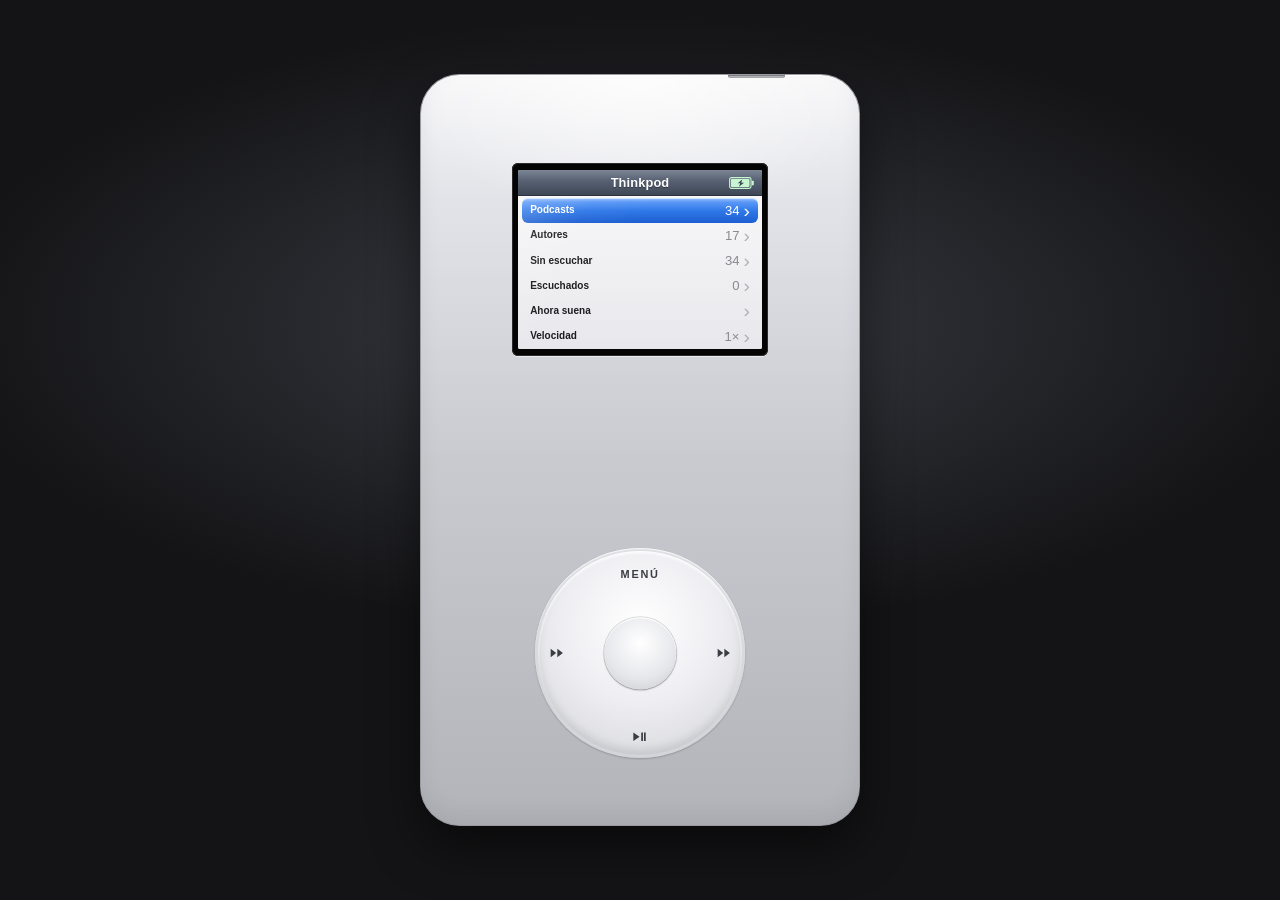
<file: ipod/index.html>
<!doctype html>
<html lang="es">
<head>
<meta charset="utf-8">
<meta name="viewport" content="width=device-width, initial-scale=1, viewport-fit=cover">
<meta name="robots" content="noindex,nofollow">
<meta name="format-detection" content="telephone=no">
<meta name="theme-color" content="#141416">
<meta name="color-scheme" content="dark">
<meta name="description" content="Thinkpod: los podcasts, en un iPod clásico.">
<meta name="application-name" content="Thinkpod">
<meta name="apple-mobile-web-app-capable" content="yes">
<meta name="apple-mobile-web-app-title" content="Thinkpod">
<meta name="apple-mobile-web-app-status-bar-style" content="black">
<meta property="og:title" content="Thinkpod">
<meta property="og:description" content="Los podcasts, en un iPod clásico.">
<meta property="og:type" content="website">
<meta property="og:locale" content="es_ES">
<meta property="og:site_name" content="Thinkpod">
<meta property="og:url" content="https://davidpardal.github.io/podcasts/ipod/">
<meta name="twitter:card" content="summary">
<meta name="twitter:title" content="Thinkpod">
<meta name="twitter:description" content="Los podcasts, en un iPod clásico.">
<title>Thinkpod</title>
<link rel="canonical" href="https://davidpardal.github.io/podcasts/ipod/">
<link rel="manifest" href="manifest.json">
<link rel="icon" href="icon.svg" type="image/svg+xml">
<link rel="apple-touch-icon" href="icon-180.png">
<link rel="stylesheet" href="ipod.css">
</head>
<body>
<p class="sr-only" id="help">Flechas o la rueda del ratón mueven la selección. Intro elige. En reproducción, el centro cambia la velocidad. Escape vuelve. Espacio reproduce o pausa. En la rueda: arriba menú, centro seleccionar, abajo reproducir, izquierda anterior y derecha siguiente. Arrastrar en círculo mueve la selección.</p>
<main class="stage">
  <div class="device" id="device" tabindex="0" role="application" aria-label="Thinkpod" aria-describedby="help">
    <div class="hold" aria-hidden="true"></div>
    <div class="bezel">
      <div class="lcd" id="lcd" data-view="menu">
        <header class="lcd-head">
          <h1 id="lcd-title">Thinkpod</h1>
          <div class="battery" id="battery" role="img" aria-label="Batería">
            <svg viewBox="0 0 28 13" aria-hidden="true">
              <rect x="0.7" y="0.7" width="23" height="11.6" rx="2" fill="none" stroke="currentColor" stroke-width="1.2"/>
              <rect x="24.5" y="4" width="2.2" height="5" rx="0.6" fill="currentColor"/>
              <rect id="bat-fill" x="2.1" y="2.15" width="16.4" height="8.7" rx="1" fill="currentColor"/>
              <path id="bat-bolt" d="M14.2 2.6 9.4 6.8h2.8L10.6 10.6 16.2 6.1h-2.9z" fill="#3c4553" visibility="hidden"/>
            </svg>
          </div>
        </header>
        <div class="lcd-body">
          <div id="menu" class="menu" role="listbox" aria-labelledby="lcd-title">
            <p class="msg">Cargando…</p>
            <noscript><p class="msg">Activa JavaScript para escuchar los episodios.</p></noscript>
          </div>
          <div id="now" class="now" hidden>
            <div class="np-empty" id="np-empty">
              <p>Nada en reproducción</p>
              <p class="sub">Elige un episodio</p>
            </div>
            <div class="np-main" id="np-main" hidden>
              <img id="np-art" alt="" width="256" height="256">
              <div class="np-meta">
                <p class="kicker" id="np-kicker">Ahora suena</p>
                <p class="np-title" id="np-title"></p>
                <p class="np-by" id="np-by"></p>
                <p class="np-album" id="np-album">Thinkpod</p>
              </div>
              <div class="np-prog">
                <div class="track" id="track" role="slider" aria-label="Posición de la reproducción" aria-valuemin="0" aria-valuemax="100" aria-valuenow="0" tabindex="-1">
                  <div class="rail"><div class="fill" id="np-fill"></div></div>
                  <div class="knob" id="np-knob"></div>
                </div>
                <div class="times">
                  <span id="np-el">0:00</span>
                  <span id="np-rate"></span>
                  <span id="np-rem">-0:00</span>
                </div>
                <p class="np-status" id="np-status" role="status"></p>
              </div>
            </div>
          </div>
          <div class="glass" aria-hidden="true"></div>
        </div>
      </div>
    </div>
    <div class="wheel" id="wheel" role="group" aria-label="Rueda de control">
      <div class="shine" aria-hidden="true"></div>
      <div class="press" id="press" hidden></div>
      <span class="lab menu">MENÚ</span>
      <span class="lab prev"><svg viewBox="0 0 28 24" aria-hidden="true"><path fill="currentColor" d="M13 12 3 4.5v15zM25 12 15 4.5v15z"/></svg><span class="sr-only">Anterior</span></span>
      <span class="lab next"><svg viewBox="0 0 28 24" aria-hidden="true"><path fill="currentColor" d="M3 4.5 13 12 3 19.5zM15 4.5 25 12 15 19.5z"/></svg><span class="sr-only">Siguiente</span></span>
      <span class="lab play"><svg viewBox="0 0 28 24" aria-hidden="true"><path fill="currentColor" d="M2 4.2v15.6L13.2 12zM16.2 4.2h3.1v15.6h-3.1zM21.2 4.2h3.1v15.6h-3.1z"/></svg><span class="sr-only">Reproducir o pausar</span></span>
      <button type="button" class="center" id="center" aria-label="Seleccionar" tabindex="-1"></button>
    </div>
  </div>
</main>
<p id="live" class="sr-only" aria-live="polite"></p>
<audio id="audio" preload="none" playsinline></audio>
<script src="ipod.js"></script>
</body>
</html>
</file>
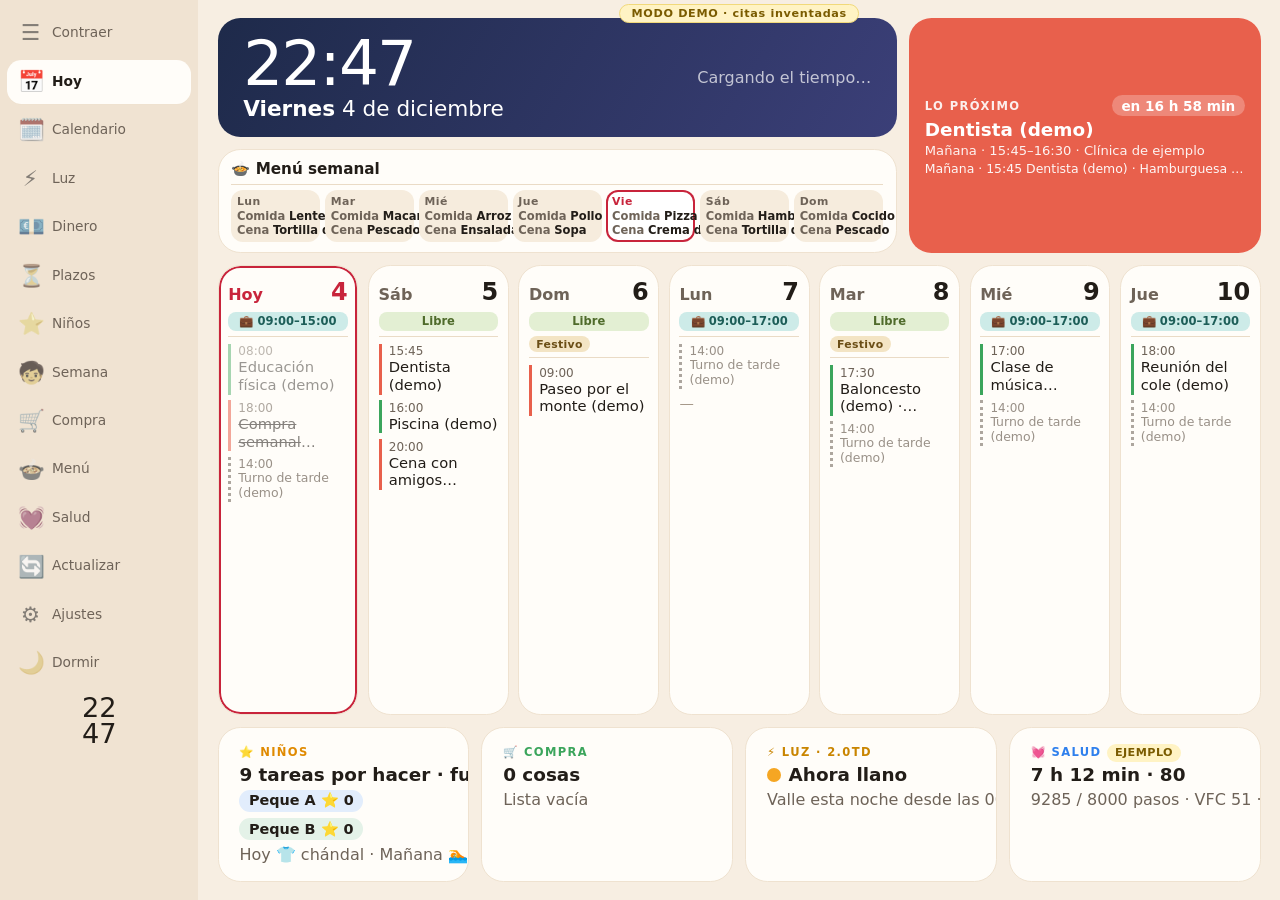
<file: marco-v2/index.html>
<!doctype html>
<html lang="es">
<head>
<meta charset="utf-8">
<meta name="viewport" content="width=device-width, initial-scale=1, viewport-fit=cover">
<meta name="theme-color" content="#F7EEE2">
<meta name="mobile-web-app-capable" content="yes">
<meta name="apple-mobile-web-app-capable" content="yes">
<meta name="robots" content="noindex, nofollow">
<title>Marco familiar · v2</title>
<link rel="icon" href="icon.svg" type="image/svg+xml">
<link rel="manifest" href="manifest.webmanifest">
<link rel="stylesheet" href="css/app.css">
<script>
/* Evita el salto del menú: en pantallas estrechas arranca contraído, antes de pintar. */
(function () {
  try {
    var w = window.innerWidth || 1200;
    var raw = localStorage.getItem('marco-v2.railCollapsed');
    var pref = raw == null ? null : JSON.parse(raw);
    var collapsed = w < 720 ? true : (pref === null ? w < 960 : !!pref);
    if (collapsed) document.documentElement.classList.add('rail-collapsed');
  } catch (e) {}
})();
</script>
</head>
<body>
<button type="button" class="rail-backdrop" data-act="railClose" aria-label="Cerrar menú"></button>
<div id="app">
  <nav id="rail" aria-label="Pantallas">
    <button type="button" class="nav rail-toggle" data-act="railToggle" aria-controls="rail" aria-expanded="true"><span class="ic" aria-hidden="true">☰</span><span class="nav-label">Menú</span></button>
    <button type="button" data-go="hoy" class="nav"><span class="ic" aria-hidden="true">📅</span><span class="nav-label">Hoy</span></button>
    <button type="button" data-go="calendario" class="nav"><span class="ic" aria-hidden="true">🗓️</span><span class="nav-label">Calendario</span></button>
    <button type="button" data-go="luz" class="nav"><span class="ic" aria-hidden="true">⚡</span><span class="nav-label">Luz</span></button>
    <button type="button" data-go="dinero" class="nav"><span class="ic" aria-hidden="true">💶</span><span class="nav-label">Dinero</span></button>
    <button type="button" data-go="plazos" class="nav"><span class="ic" aria-hidden="true">⏳</span><span class="nav-label">Plazos</span></button>
    <button type="button" data-go="ninos" class="nav"><span class="ic" aria-hidden="true">⭐</span><span class="nav-label">Niños</span></button>
    <button type="button" data-go="semana" class="nav" title="Semana con los niños"><span class="ic" aria-hidden="true">🧒</span><span class="nav-label">Semana</span></button>
    <button type="button" data-go="compra" class="nav"><span class="ic" aria-hidden="true">🛒</span><span class="nav-label">Compra</span></button>
    <button type="button" data-go="menu" class="nav"><span class="ic" aria-hidden="true">🍲</span><span class="nav-label">Menú</span></button>
    <button type="button" data-go="salud" class="nav"><span class="ic" aria-hidden="true">💓</span><span class="nav-label">Salud</span></button>
    <button type="button" data-act="refresh" class="nav sec nav-break"><span class="ic" aria-hidden="true">🔄</span><span class="nav-label">Actualizar</span></button>
    <button type="button" data-go="ajustes" class="nav sec"><span class="ic" aria-hidden="true">⚙️</span><span class="nav-label">Ajustes</span></button>
    <button type="button" data-act="sleep" class="nav sec"><span class="ic" aria-hidden="true">🌙</span><span class="nav-label">Dormir</span></button>
    <div class="rail-clock" data-clock="rail" aria-hidden="true"></div>
  </nav>
  <main id="screen" aria-live="polite"></main>
</div>
<div id="modal" class="modal hidden" role="dialog" aria-modal="true"></div>
<div id="night" class="night hidden"><div class="night-time" data-clock="night"></div><div class="night-date" data-clock="nightdate"></div><div class="night-next" data-clock="nightnext"></div><div class="night-hint">Toca para despertar</div></div>
<div id="offline" class="offline hidden" role="status"></div>
<div id="toast" class="toast hidden"></div>
<script src="vendor/ical.min.js"></script>
<script src="js/config.js"></script>
<script src="js/util.js"></script>
<script src="js/custody.js"></script>
<script src="js/calendar.js"></script>
<script src="js/weather.js"></script>
<script src="js/luz.js"></script>
<script src="js/sync.js"></script>
<script src="js/salud.js"></script>
<script src="js/mochila.js"></script>
<script src="js/app.js"></script>
</body>
</html>
</file>
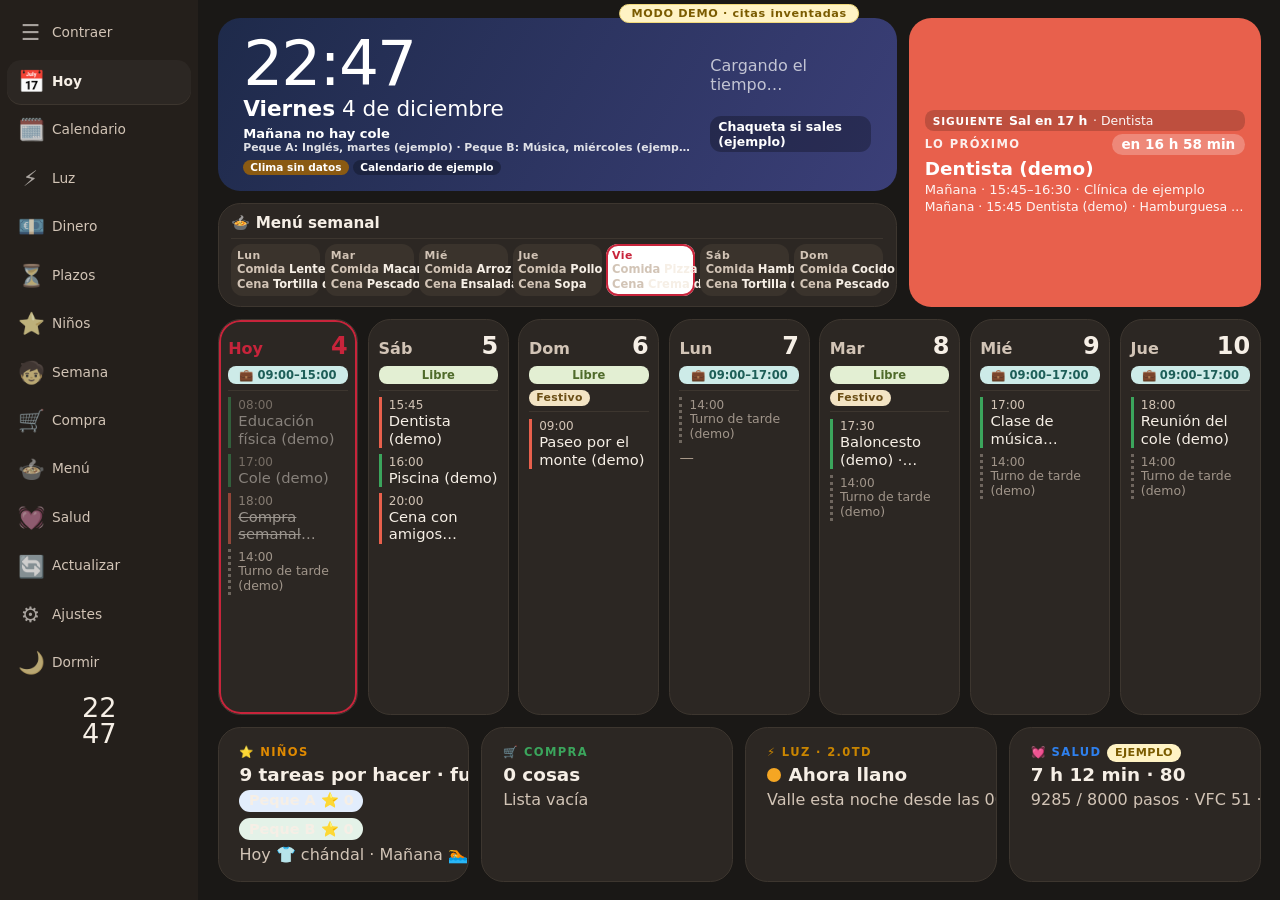
<file: marco-v3/index.html>
<!doctype html>
<html lang="es">
<head>
<meta charset="utf-8">
<meta name="viewport" content="width=device-width, initial-scale=1, viewport-fit=cover">
<meta name="theme-color" content="#F7EEE2">
<meta name="mobile-web-app-capable" content="yes">
<meta name="apple-mobile-web-app-capable" content="yes">
<meta name="robots" content="noindex, nofollow">
<title>Marco familiar · v3</title>
<link rel="icon" href="icon.svg" type="image/svg+xml">
<link rel="manifest" href="manifest.webmanifest">
<link rel="stylesheet" href="css/app.css">
<script>
/* Evita el salto del menú: en pantallas estrechas arranca contraído, antes de pintar. */
(function () {
  try {
    var w = window.innerWidth || 1200;
    var raw = localStorage.getItem('marco-v3.railCollapsed');
    var pref = raw == null ? null : JSON.parse(raw);
    var collapsed = w < 720 ? true : (pref === null ? w < 960 : !!pref);
    if (collapsed) document.documentElement.classList.add('rail-collapsed');
    var st = localStorage.getItem('marco-v3.settings');
    var theme = st ? (JSON.parse(st).theme || 'auto') : 'auto';
    if (theme === 'noche') document.documentElement.classList.add('theme-night');
    document.documentElement.setAttribute('data-theme', theme === 'dia' || theme === 'noche' ? theme : 'auto');
  } catch (e) {}
})();
</script>
</head>
<body>
<button type="button" class="rail-backdrop" data-act="railClose" aria-label="Cerrar menú"></button>
<div id="app">
  <nav id="rail" aria-label="Pantallas">
    <button type="button" class="nav rail-toggle" data-act="railToggle" aria-controls="rail" aria-expanded="true"><span class="ic" aria-hidden="true">☰</span><span class="nav-label">Menú</span></button>
    <button type="button" data-go="hoy" class="nav"><span class="ic" aria-hidden="true">📅</span><span class="nav-label">Hoy</span></button>
    <button type="button" data-go="calendario" class="nav"><span class="ic" aria-hidden="true">🗓️</span><span class="nav-label">Calendario</span></button>
    <button type="button" data-go="luz" class="nav"><span class="ic" aria-hidden="true">⚡</span><span class="nav-label">Luz</span></button>
    <button type="button" data-go="dinero" class="nav"><span class="ic" aria-hidden="true">💶</span><span class="nav-label">Dinero</span></button>
    <button type="button" data-go="plazos" class="nav"><span class="ic" aria-hidden="true">⏳</span><span class="nav-label">Plazos</span></button>
    <button type="button" data-go="ninos" class="nav"><span class="ic" aria-hidden="true">⭐</span><span class="nav-label">Niños</span></button>
    <button type="button" data-go="semana" class="nav" title="Semana con los niños"><span class="ic" aria-hidden="true">🧒</span><span class="nav-label">Semana</span></button>
    <button type="button" data-go="compra" class="nav"><span class="ic" aria-hidden="true">🛒</span><span class="nav-label">Compra</span></button>
    <button type="button" data-go="menu" class="nav"><span class="ic" aria-hidden="true">🍲</span><span class="nav-label">Menú</span></button>
    <button type="button" data-go="salud" class="nav"><span class="ic" aria-hidden="true">💓</span><span class="nav-label">Salud</span></button>
    <button type="button" data-act="refresh" class="nav sec nav-break"><span class="ic" aria-hidden="true">🔄</span><span class="nav-label">Actualizar</span></button>
    <button type="button" data-go="ajustes" class="nav sec"><span class="ic" aria-hidden="true">⚙️</span><span class="nav-label">Ajustes</span></button>
    <button type="button" data-act="sleep" class="nav sec"><span class="ic" aria-hidden="true">🌙</span><span class="nav-label">Dormir</span></button>
    <div class="rail-clock" data-clock="rail" aria-hidden="true"></div>
  </nav>
  <main id="screen" aria-live="polite"></main>
</div>
<div id="modal" class="modal hidden" role="dialog" aria-modal="true"></div>
<div id="night" class="night hidden"><div class="night-time" data-clock="night"></div><div class="night-date" data-clock="nightdate"></div><div class="night-next" data-clock="nightnext"></div><div class="night-hint">Toca para despertar</div></div>
<div id="offline" class="offline hidden" role="status"></div>
<div id="toast" class="toast hidden"></div>
<div id="undo" class="undo hidden" role="status"><span>Listo: <b data-undo-name></b></span><button type="button" class="btn sm" data-act="undoCompra">Deshacer</button></div>
<script src="vendor/ical.min.js"></script>
<script src="js/config.js"></script>
<script src="js/util.js"></script>
<script src="js/custody.js"></script>
<script src="js/calendar.js"></script>
<script src="js/weather.js"></script>
<script src="js/luz.js"></script>
<script src="js/sync.js"></script>
<script src="js/salud.js"></script>
<script src="js/mochila.js"></script>
<script src="js/casa.js"></script>
<script src="js/app.js"></script>
</body>
</html>
</file>
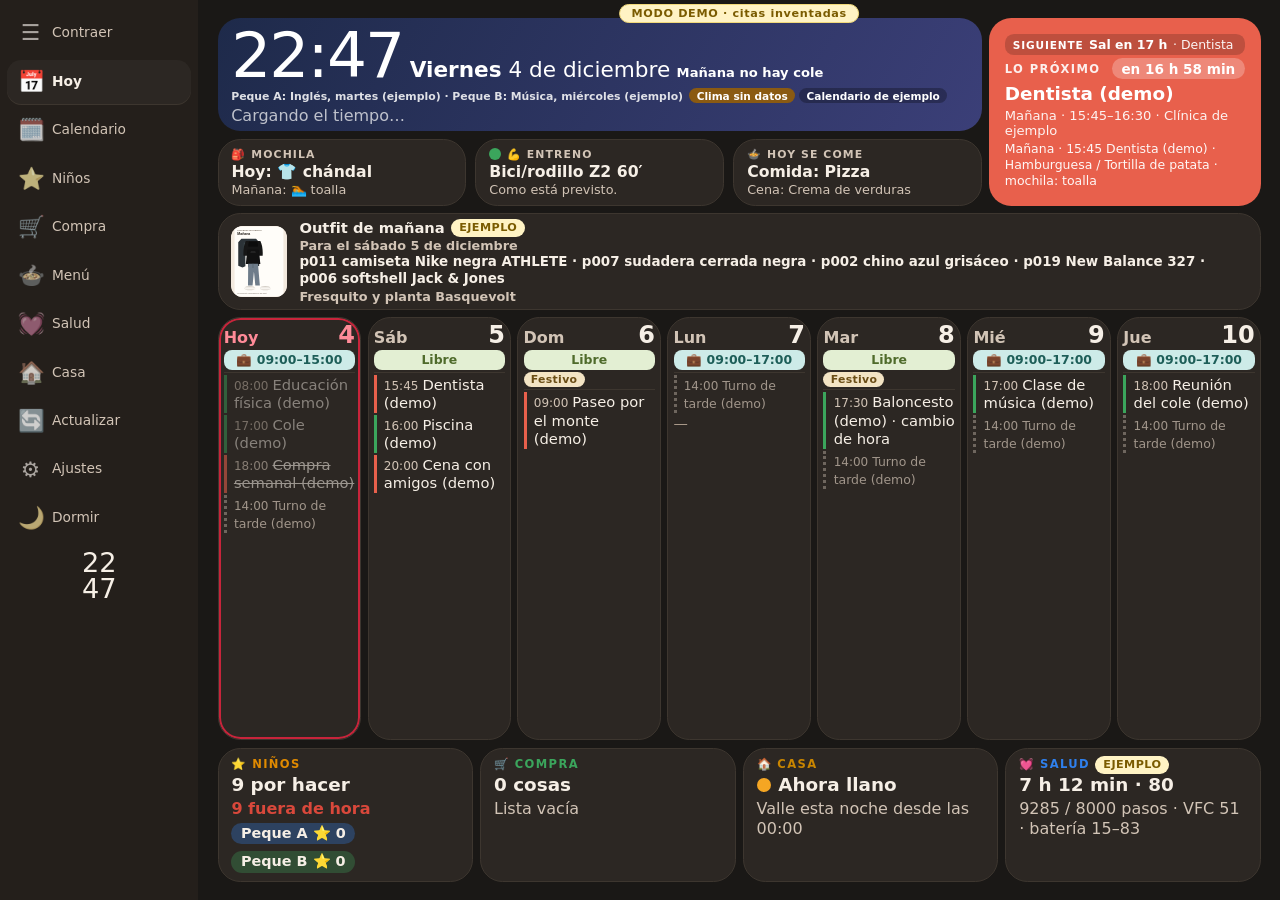
<file: marco-v4/index.html>
<!doctype html>
<html lang="es">
<head>
<meta charset="utf-8">
<meta name="viewport" content="width=device-width, initial-scale=1">
<title>Marco familiar · v5</title>
<!-- El marco de casa abre esta dirección. Desde el 16-nov-2026 salta a la v5.
     La v4 sigue entera en v4.html. Para volver atrás: borrar este fichero y
     renombrar v4.html a index.html. -->
<script>location.replace('../marco-v5/' + location.hash);</script>
<meta http-equiv="refresh" content="2; url=../marco-v5/">
<style>body{background:#111;color:#ccc;font:20px system-ui,sans-serif;display:grid;place-items:center;height:100vh;margin:0}a{color:#fff}</style>
</head>
<body><p>Abriendo <a href="../marco-v5/">Marco v5</a>…</p></body>
</html>
</file>
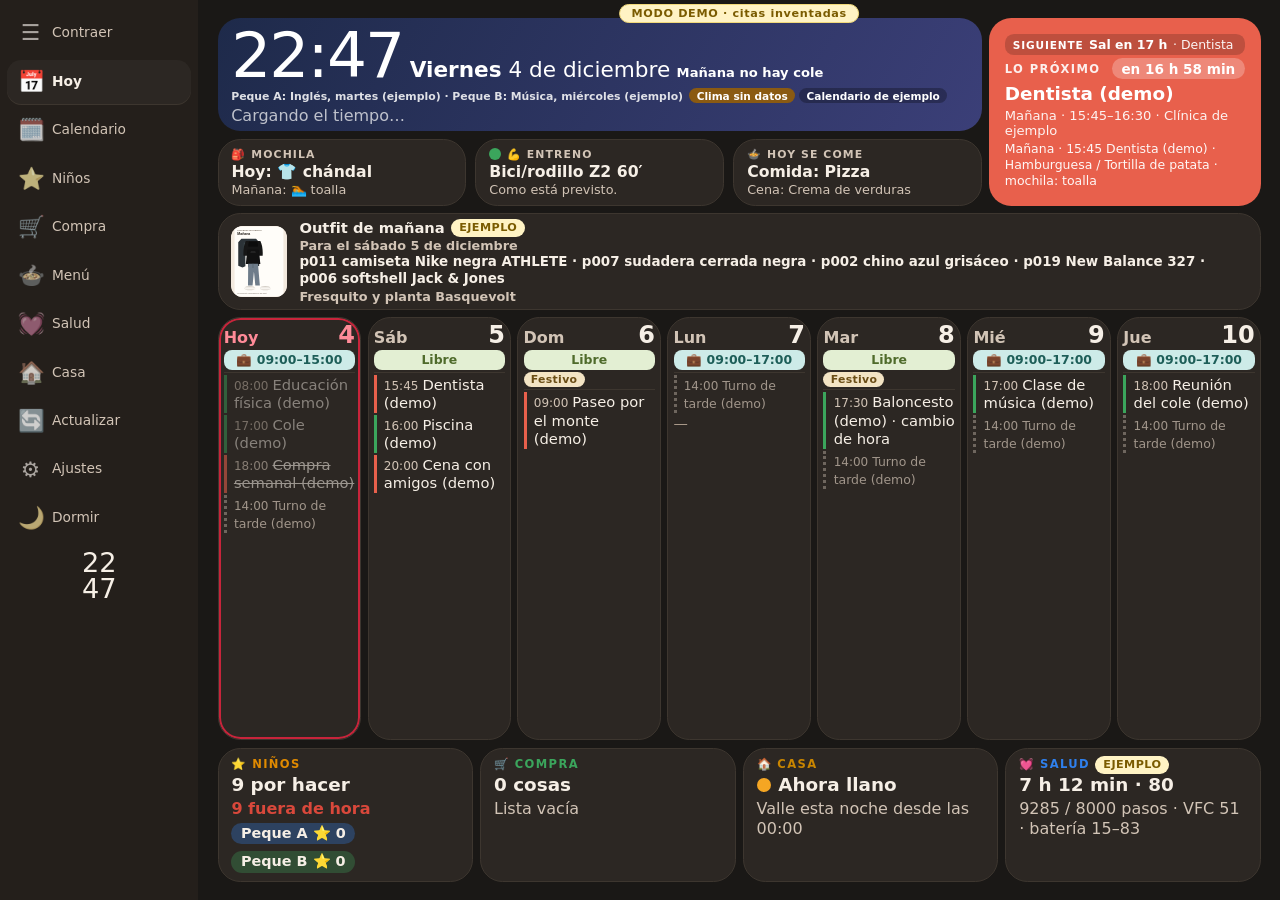
<file: marco-v5/index.html>
<!doctype html>
<html lang="es">
<head>
<meta charset="utf-8">
<meta name="viewport" content="width=device-width, initial-scale=1, viewport-fit=cover">
<meta name="theme-color" content="#F7EEE2">
<meta name="mobile-web-app-capable" content="yes">
<meta name="apple-mobile-web-app-capable" content="yes">
<meta name="robots" content="noindex, nofollow">
<title>Marco familiar · v5</title>
<link rel="icon" href="icon.svg" type="image/svg+xml">
<link rel="manifest" href="manifest.webmanifest">
<link rel="stylesheet" href="css/app.css">
<script>
/* Evita el salto del menú: en pantallas estrechas arranca contraído, antes de pintar. */
(function () {
  try {
    var w = window.innerWidth || 1200;
    var raw = localStorage.getItem('marco-v5.railCollapsed');
    var pref = raw == null ? null : JSON.parse(raw);
    var collapsed = w < 720 ? true : (pref === null ? w < 960 : !!pref);
    if (collapsed) document.documentElement.classList.add('rail-collapsed');
    var st = localStorage.getItem('marco-v5.settings');
    var theme = st ? (JSON.parse(st).theme || 'auto') : 'auto';
    if (theme === 'noche') document.documentElement.classList.add('theme-night');
    document.documentElement.setAttribute('data-theme', theme === 'dia' || theme === 'noche' ? theme : 'auto');
  } catch (e) {}
})();
</script>
</head>
<body>
<button type="button" class="rail-backdrop" data-act="railClose" aria-label="Cerrar menú"></button>
<div id="app">
  <nav id="rail" aria-label="Pantallas">
    <button type="button" class="nav rail-toggle" data-act="railToggle" aria-controls="rail" aria-expanded="true"><span class="ic" aria-hidden="true">☰</span><span class="nav-label">Menú</span></button>
    <button type="button" data-go="hoy" class="nav"><span class="ic" aria-hidden="true">📅</span><span class="nav-label">Hoy</span></button>
    <button type="button" data-go="calendario" class="nav"><span class="ic" aria-hidden="true">🗓️</span><span class="nav-label">Calendario</span></button>
    <button type="button" data-go="ninos" class="nav"><span class="ic" aria-hidden="true">⭐</span><span class="nav-label">Niños</span></button>
    <button type="button" data-go="compra" class="nav"><span class="ic" aria-hidden="true">🛒</span><span class="nav-label">Compra</span></button>
    <button type="button" data-go="menu" class="nav"><span class="ic" aria-hidden="true">🍲</span><span class="nav-label">Menú</span></button>
    <button type="button" data-go="salud" class="nav"><span class="ic" aria-hidden="true">💓</span><span class="nav-label">Salud</span></button>
    <button type="button" data-go="casa" class="nav" title="Luz, dinero y plazos"><span class="ic" aria-hidden="true">🏠</span><span class="nav-label">Casa</span></button>
    <button type="button" data-act="refresh" class="nav sec nav-break"><span class="ic" aria-hidden="true">🔄</span><span class="nav-label">Actualizar</span></button>
    <button type="button" data-go="ajustes" class="nav sec"><span class="ic" aria-hidden="true">⚙️</span><span class="nav-label">Ajustes</span></button>
    <button type="button" data-act="sleep" class="nav sec"><span class="ic" aria-hidden="true">🌙</span><span class="nav-label">Dormir</span></button>
    <div class="rail-clock" data-clock="rail" aria-hidden="true"></div>
  </nav>
  <main id="screen" aria-live="polite"></main>
</div>
<div id="modal" class="modal hidden" role="dialog" aria-modal="true"></div>
<div id="night" class="night hidden"><div class="night-time" data-clock="night"></div><div class="night-date" data-clock="nightdate"></div><div class="night-next" data-clock="nightnext"></div><div class="night-outfit" data-clock="nightoutfit"></div><div class="night-hint">Toca para despertar</div></div>
<div id="offline" class="offline hidden" role="status"></div>
<div id="toast" class="toast hidden"></div>
<div id="undo" class="undo hidden" role="status"><span>Listo: <b data-undo-name></b></span><button type="button" class="btn sm" data-act="undoCompra">Deshacer</button></div>
<script src="vendor/ical.min.js"></script>
<script src="js/config.js"></script>
<script src="js/util.js"></script>
<script src="js/custody.js"></script>
<script src="js/calendar.js"></script>
<script src="js/weather.js"></script>
<script src="js/luz.js"></script>
<script src="js/sync.js"></script>
<script src="js/salud.js"></script>
<script src="js/plan.js"></script>
<script src="js/mochila.js"></script>
<script src="js/casa.js"></script>
<script src="js/outfit.js"></script>
<script src="js/core.js"></script>
<script src="js/screens/hoy.js"></script>
<script src="js/screens/calendario.js"></script>
<script src="js/screens/casa.js"></script>
<script src="js/screens/ninos.js"></script>
<script src="js/screens/compra.js"></script>
<script src="js/screens/menu.js"></script>
<script src="js/screens/salud.js"></script>
<script src="js/screens/ajustes.js"></script>
<script src="js/main.js"></script>
</body>
</html>
</file>
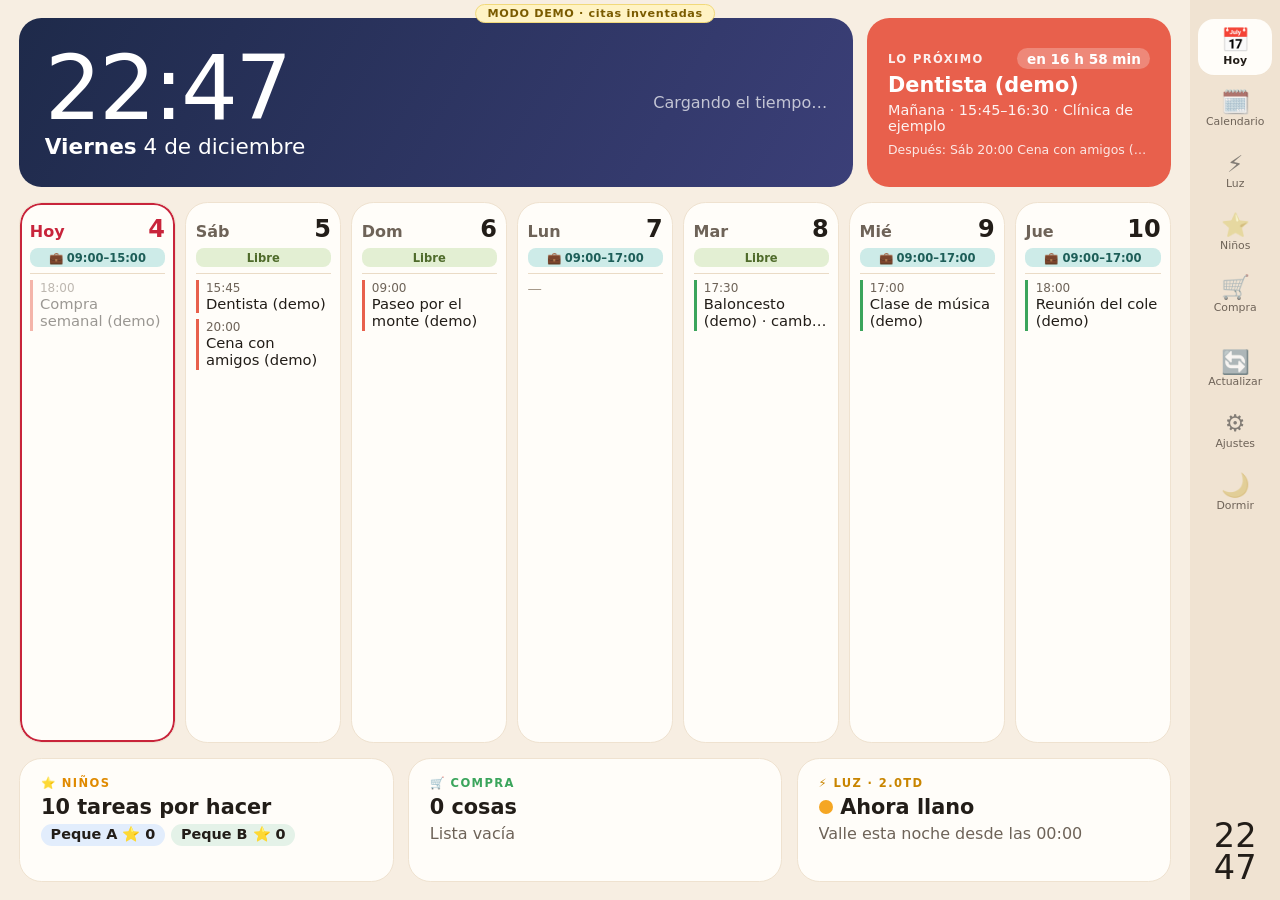
<file: marco/index.html>
<!doctype html>
<html lang="es">
<head>
<meta charset="utf-8">
<meta name="viewport" content="width=device-width, initial-scale=1, viewport-fit=cover">
<meta name="theme-color" content="#F7EEE2">
<meta name="mobile-web-app-capable" content="yes">
<meta name="apple-mobile-web-app-capable" content="yes">
<meta name="robots" content="noindex, nofollow">
<title>Marco familiar</title>
<link rel="manifest" href="manifest.webmanifest">
<link rel="stylesheet" href="css/app.css">
</head>
<body>
<div id="app">
  <main id="screen" aria-live="polite"></main>
  <nav id="rail" aria-label="Pantallas">
    <button data-go="hoy" class="nav"><span class="ic">📅</span><span>Hoy</span></button>
    <button data-go="calendario" class="nav"><span class="ic">🗓️</span><span>Calendario</span></button>
    <button data-go="luz" class="nav"><span class="ic">⚡</span><span>Luz</span></button>
    <button data-go="ninos" class="nav"><span class="ic">⭐</span><span>Niños</span></button>
    <button data-go="compra" class="nav"><span class="ic">🛒</span><span>Compra</span></button>
    <button data-act="refresh" class="nav sec"><span class="ic">🔄</span><span>Actualizar</span></button>
    <button data-go="ajustes" class="nav sec"><span class="ic">⚙️</span><span>Ajustes</span></button>
    <button data-act="sleep" class="nav sec"><span class="ic">🌙</span><span>Dormir</span></button>
    <div class="rail-clock" data-clock="rail"></div>
  </nav>
</div>
<div id="modal" class="modal hidden" role="dialog" aria-modal="true"></div>
<div id="night" class="night hidden"><div class="night-time" data-clock="night"></div><div class="night-date" data-clock="nightdate"></div><div class="night-hint">Toca para despertar</div></div>
<div id="toast" class="toast hidden"></div>
<script src="vendor/ical.min.js"></script>
<script src="js/config.js"></script>
<script src="js/util.js"></script>
<script src="js/custody.js"></script>
<script src="js/calendar.js"></script>
<script src="js/weather.js"></script>
<script src="js/luz.js"></script>
<script src="js/app.js"></script>
</body>
</html>
</file>
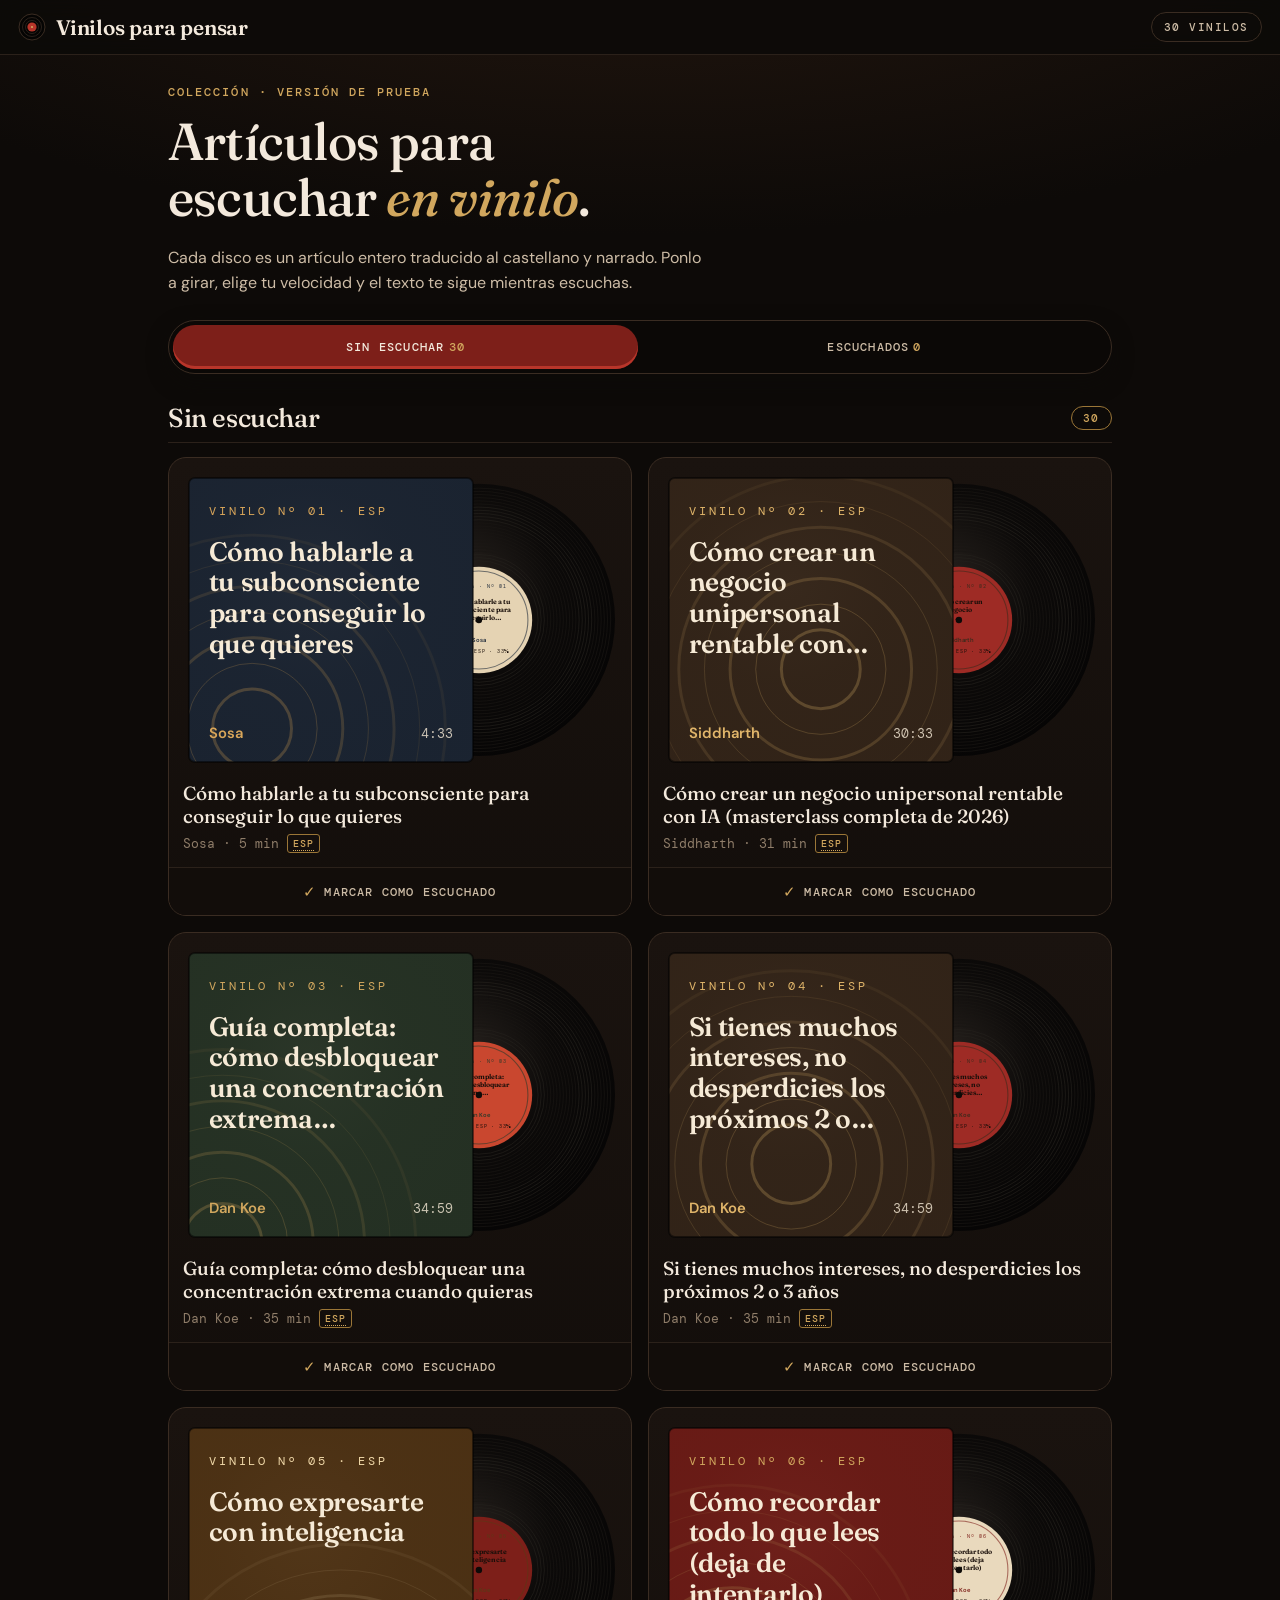
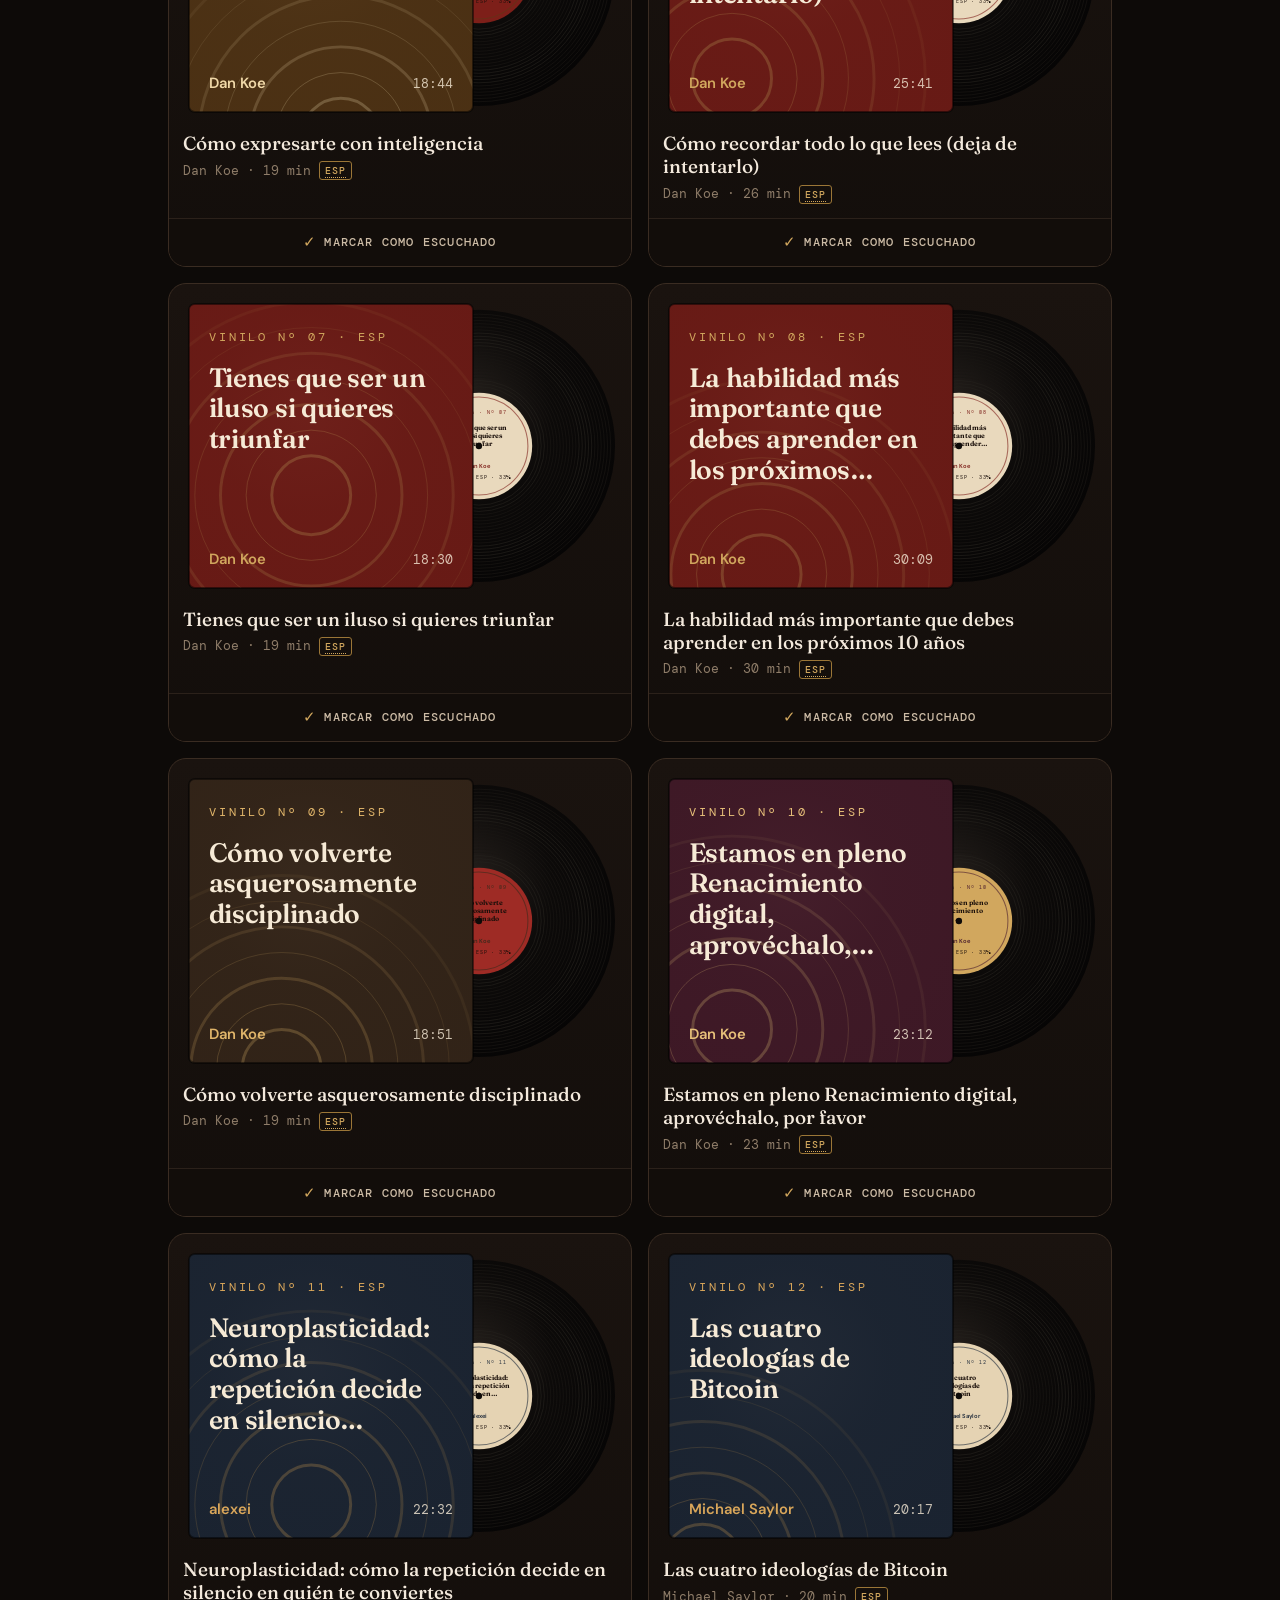
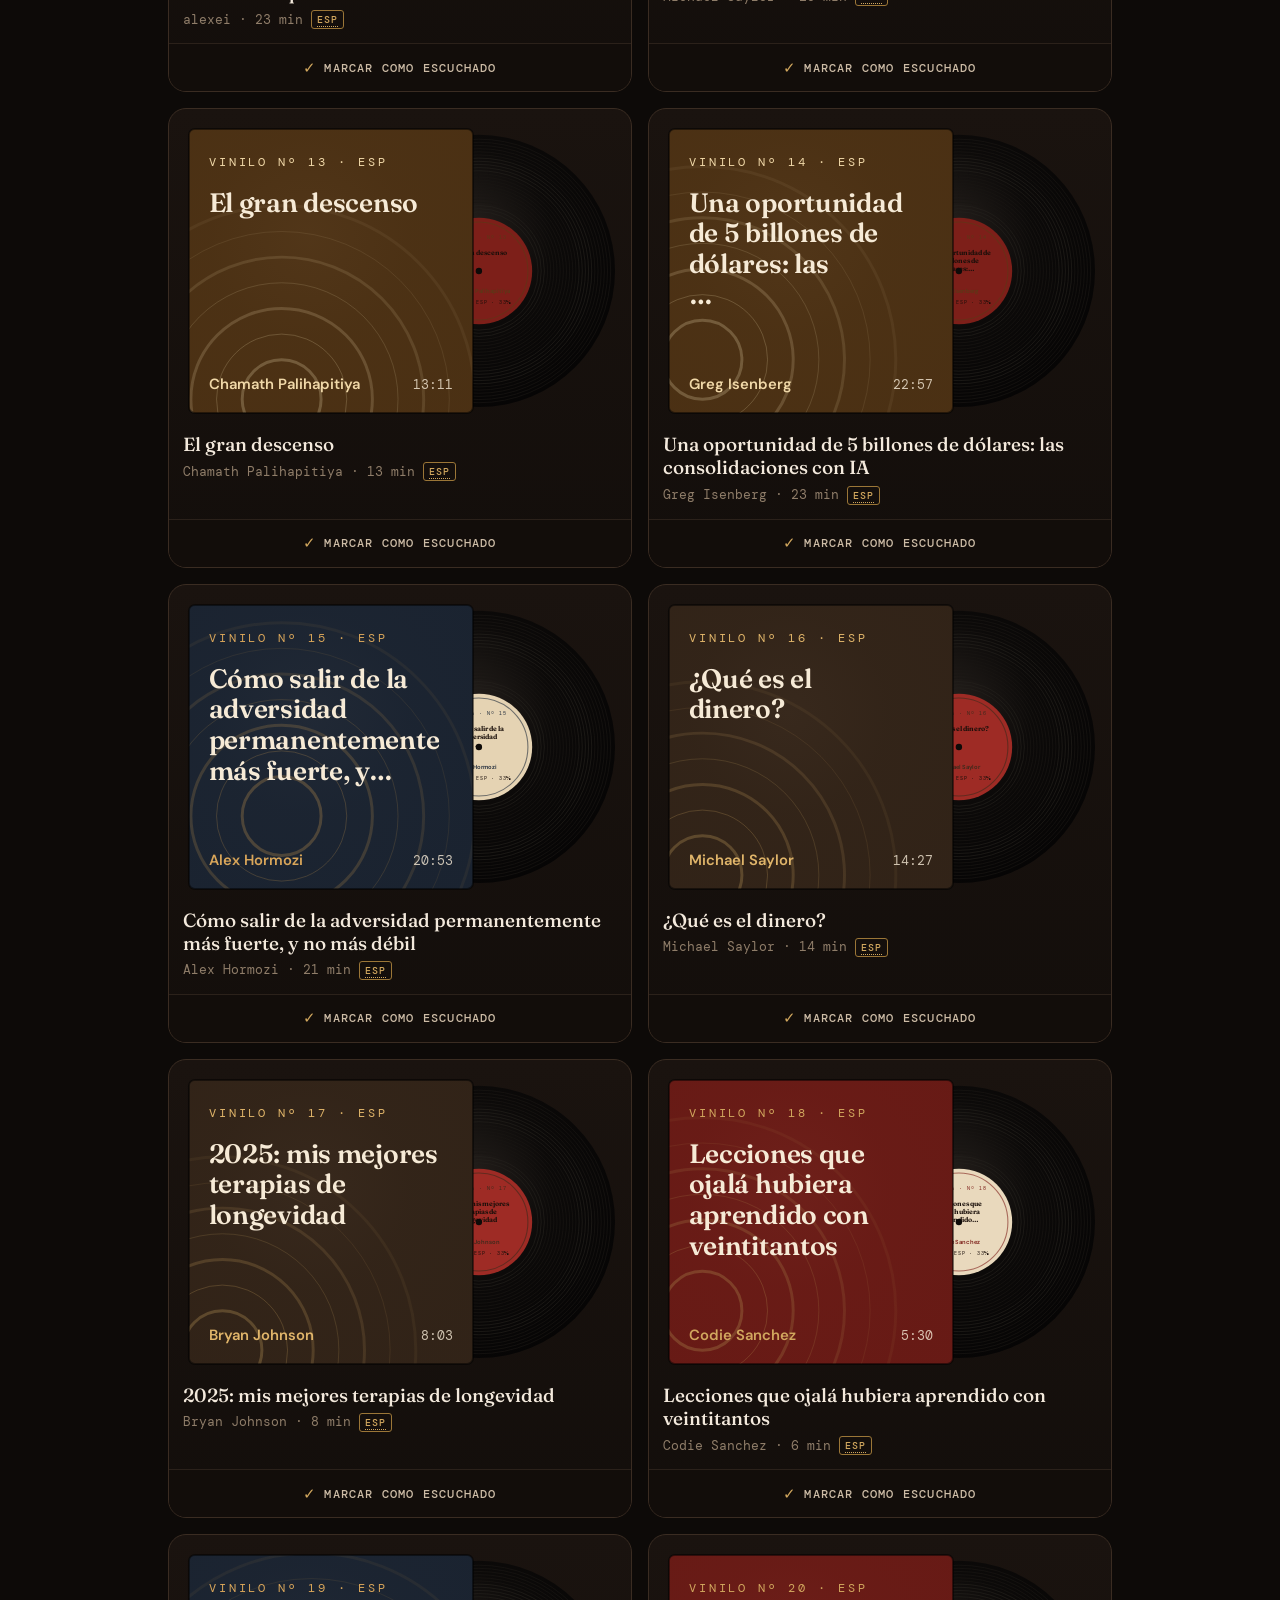
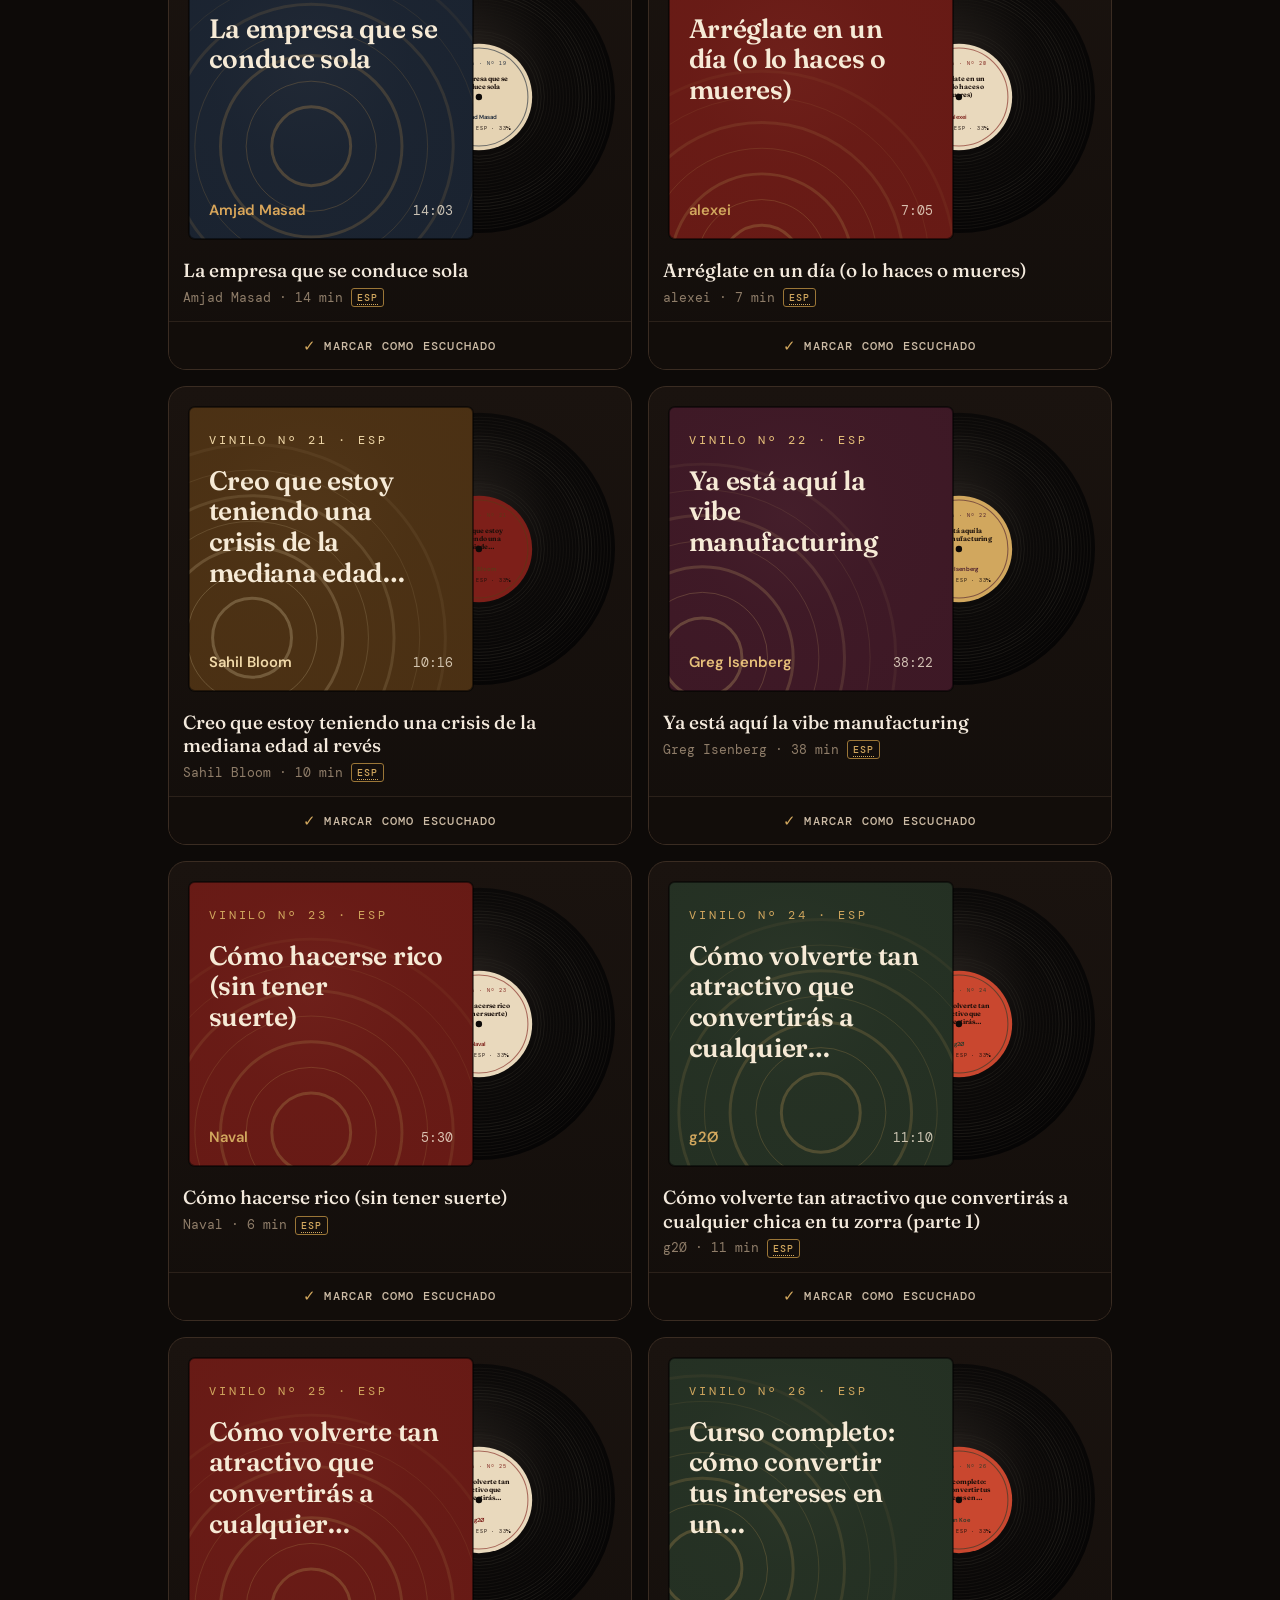
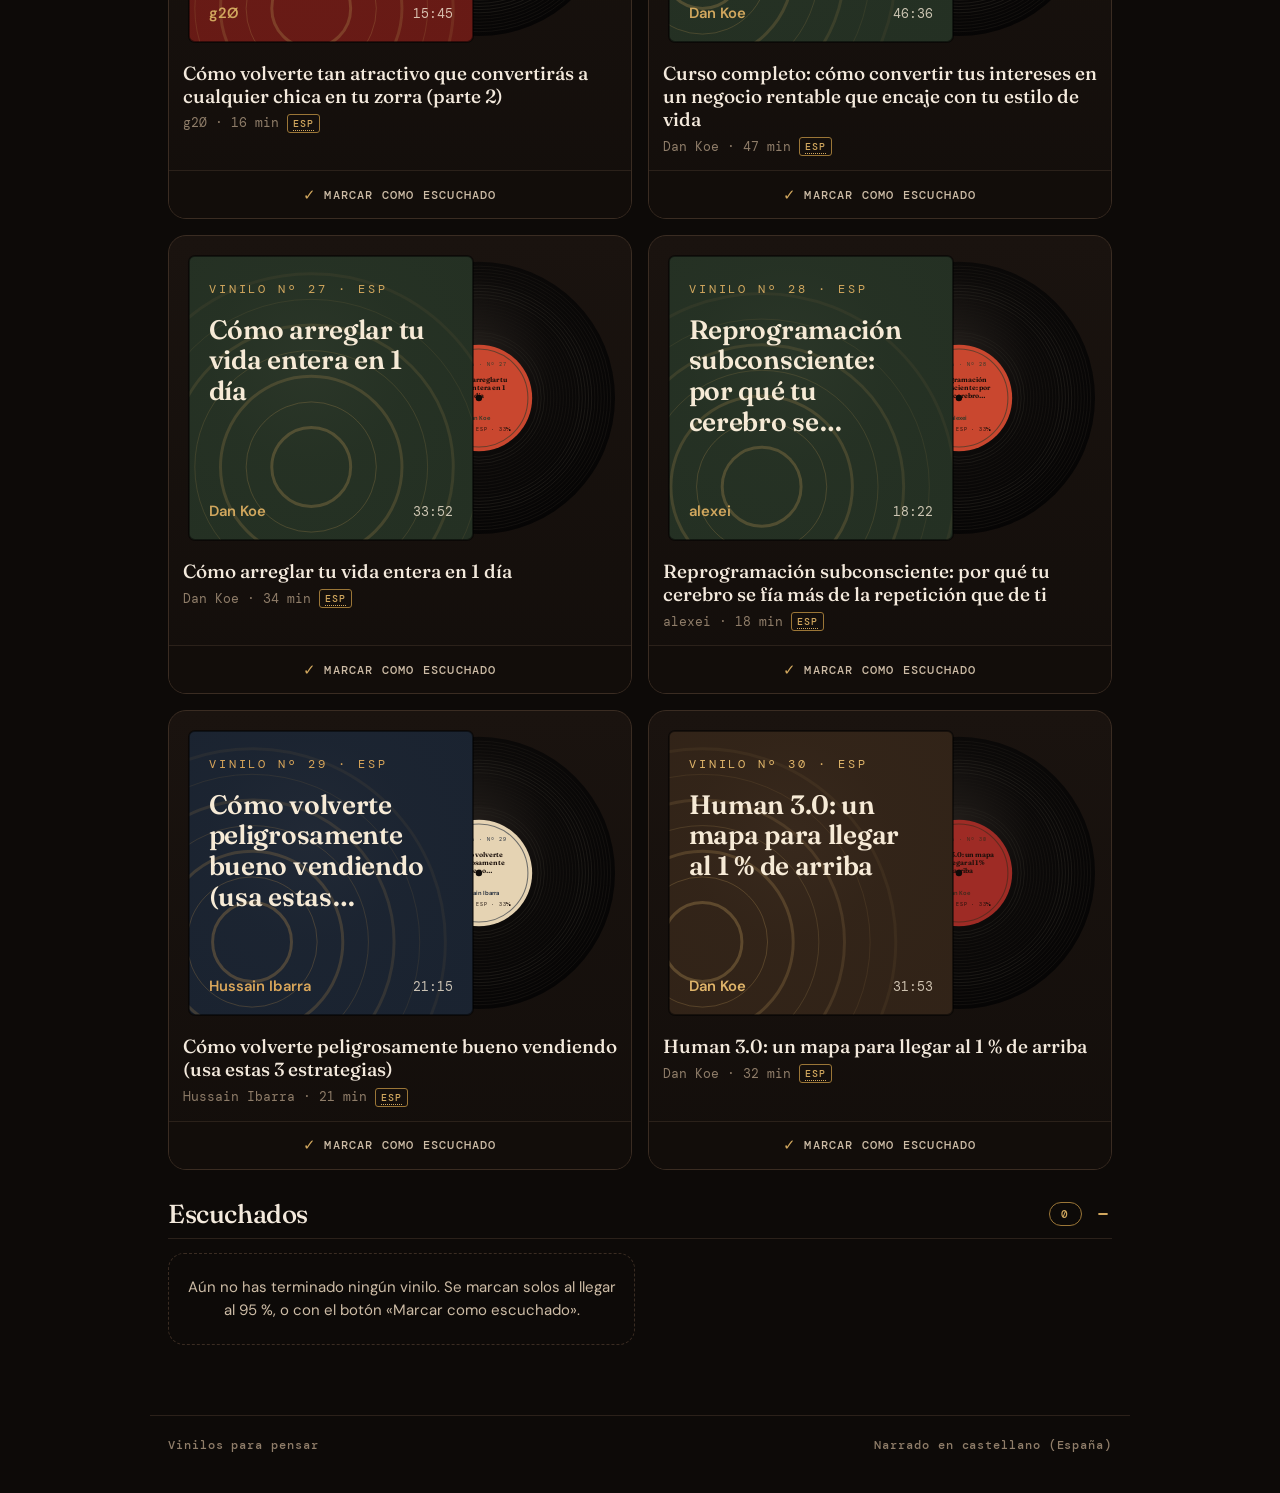
<file: vinilo/index.html>
<!doctype html>
<html lang="es">
<head>
<meta charset="utf-8">
<meta name="viewport" content="width=device-width,initial-scale=1,viewport-fit=cover">
<meta name="robots" content="noindex,nofollow">
<meta name="theme-color" content="#0d0a08">
<meta name="apple-mobile-web-app-capable" content="yes">
<meta name="apple-mobile-web-app-title" content="Vinilos">
<title>Vinilos para pensar</title>
<link rel="preconnect" href="https://fonts.googleapis.com">
<link rel="preconnect" href="https://fonts.gstatic.com" crossorigin>
<link href="https://fonts.googleapis.com/css2?family=Fraunces:opsz,wght@9..144,400..800&family=DM+Sans:opsz,wght@9..40,400..700&family=DM+Mono:wght@400;500&display=swap" rel="stylesheet">
<style>
:root{
  --bg:#0d0a08;--card:#16110d;--card-2:#1d1612;--line:#2b211a;--edge:#3a2c22;
  --ink:#f3e9dc;--ink-2:#cdbca6;--muted:#8f7d69;--dim:#4a3f35;
  --brass:#d1a75e;--brass-2:#9b7637;--red:#b8352a;--red-2:#7d1f19;
  --serif:'Fraunces',Georgia,'Times New Roman',serif;
  --sans:'DM Sans',-apple-system,BlinkMacSystemFont,'Helvetica Neue',Arial,sans-serif;
  --mono:'DM Mono',ui-monospace,Menlo,monospace;
  --gut:18px;color-scheme:dark}
*{box-sizing:border-box}
html{-webkit-text-size-adjust:100%}
body{margin:0;background:radial-gradient(120% 60% at 50% -10%,#24170f 0,var(--bg) 60%) fixed,var(--bg);color:var(--ink);font:16px/1.55 var(--sans);-webkit-font-smoothing:antialiased;-webkit-tap-highlight-color:transparent}
a{color:var(--brass);text-underline-offset:3px}
button{font:inherit;color:inherit}
:focus-visible{outline:2px solid var(--brass);outline-offset:3px;border-radius:6px}
h1,h2{font-family:var(--serif);font-weight:500;letter-spacing:-.015em;line-height:1.08;margin:0 0 .4em;text-wrap:balance}
.kicker{font:500 11.5px/1.4 var(--mono);letter-spacing:.18em;text-transform:uppercase;color:var(--brass);margin:0 0 12px}
[hidden]{display:none!important}

.top{position:sticky;top:0;z-index:20;display:flex;justify-content:space-between;align-items:center;gap:12px;padding:12px var(--gut);padding-top:calc(12px + env(safe-area-inset-top));background:rgba(13,10,8,.9);-webkit-backdrop-filter:blur(10px);backdrop-filter:blur(10px);border-bottom:1px solid var(--line)}
.brand{display:flex;align-items:center;gap:10px;font:600 21px var(--serif);letter-spacing:-.01em;text-decoration:none;color:var(--ink);white-space:nowrap}
.brand svg{width:28px;height:28px}
.count{font:500 11px var(--mono);letter-spacing:.14em;text-transform:uppercase;color:var(--ink-2);border:1px solid var(--edge);border-radius:999px;padding:7px 12px;white-space:nowrap}

/* colección */
.shelf{max-width:980px;margin:0 auto;padding:30px var(--gut) 70px}
.shelf h1{font-size:clamp(32px,9vw,52px);max-width:13em}
.shelf h1 em{color:var(--brass);font-style:italic}
.lead{color:var(--ink-2);max-width:34em;margin:0 0 24px}
.list{list-style:none;margin:0;padding:0;display:grid;gap:16px}
@media(min-width:760px){.list{grid-template-columns:repeat(2,1fr)}}
.item{display:flex;flex-direction:column;background:linear-gradient(#1a130f,#130e0b);border:1px solid var(--edge);border-radius:18px;overflow:hidden;transition:transform .25s,border-color .25s}
.item:hover{border-color:#5a4433;transform:translateY(-3px)}
.card{display:flex;flex-direction:column;gap:6px;padding:14px 14px 14px;text-decoration:none;color:var(--ink);flex:1}
.card svg{display:block;width:100%;height:auto;margin-bottom:8px;overflow:visible}
.card .disc-out{transition:transform .5s cubic-bezier(.3,.7,0,1)}
.item:hover .disc-out{transform:translateX(18px)}
.c-prog{display:flex;align-items:center;gap:10px;margin-top:4px;font:500 12px var(--mono);color:var(--brass);font-variant-numeric:tabular-nums}
.c-prog .c-bar{flex:1;margin:0;height:4px}
.badge{display:inline-block;padding:0 6px;font:500 10px/1.8 var(--mono);letter-spacing:.12em;text-transform:uppercase;color:var(--bg);background:var(--brass);border-radius:3px}
.mark{display:flex;align-items:center;justify-content:center;gap:8px;min-height:48px;border:0;border-top:1px solid var(--line);background:#120d0a;color:var(--ink-2);font:500 12px var(--mono);letter-spacing:.1em;text-transform:uppercase;cursor:pointer}
.mark:hover{color:var(--ink)}.mark:active{background:#0b0806}
.mark .ck{color:var(--brass);font-size:15px;letter-spacing:0}
/* secciones */
.seg{position:sticky;top:calc(64px + env(safe-area-inset-top));z-index:15;display:grid;grid-template-columns:1fr 1fr;gap:4px;padding:4px;margin:0 0 6px;background:#0b0806;box-shadow:0 8px 20px rgba(13,10,8,.85);border:1px solid var(--edge);border-radius:999px}
.seg button{min-height:44px;border:0;border-radius:999px;background:none;cursor:pointer;font:500 12px var(--mono);letter-spacing:.1em;text-transform:uppercase;color:var(--ink-2)}
.seg button b{font-weight:500;color:var(--brass);margin-left:4px}
.seg button.on{background:var(--red-2);color:var(--ink);box-shadow:inset 0 -3px 0 var(--red)}
.sec-h{display:flex;align-items:center;justify-content:space-between;gap:12px;margin:30px 0 14px;padding:0 0 10px;border-bottom:1px solid var(--line);list-style:none;cursor:default;scroll-margin-top:calc(124px + env(safe-area-inset-top))}
.sec-h::-webkit-details-marker{display:none}
.sec-h h2{font-size:26px;margin:0}
.sec-h .n{font:500 11px var(--mono);letter-spacing:.14em;color:var(--brass);border:1px solid var(--brass-2);border-radius:999px;padding:4px 11px;margin-left:auto}
.done-sec>summary{cursor:pointer}
.done-sec>summary::after{content:'+';font:500 20px var(--mono);color:var(--brass);width:18px;text-align:center}
.done-sec[open]>summary::after{content:'−'}
.empty{padding:22px 18px;border:1px dashed var(--edge);border-radius:16px;color:var(--ink-2);font-size:15px;text-align:center}
.dlist{list-style:none;margin:0;padding:0;display:grid;gap:10px}
@media(min-width:760px){.dlist{grid-template-columns:repeat(2,1fr)}}
.row{display:flex;align-items:center;gap:10px;padding:8px 8px 8px 10px;background:var(--card);border:1px solid var(--line);border-radius:14px}
.r-link{flex:1;min-width:0;display:flex;align-items:center;gap:12px;text-decoration:none;color:var(--ink)}
.r-link svg{flex:none;width:54px;height:54px}
.r-txt{min-width:0;display:flex;flex-direction:column;gap:2px}
.r-title{font:500 15.5px/1.25 var(--serif);display:-webkit-box;-webkit-line-clamp:2;-webkit-box-orient:vertical;overflow:hidden;color:var(--ink-2)}
.r-meta{font:11.5px var(--mono);color:var(--muted)}.r-meta .ck{color:var(--brass)}
.mark.sm{flex:none;min-height:44px;padding:0 12px;border:1px solid var(--edge);border-radius:999px;font-size:11px;letter-spacing:.08em}
.lmark{display:inline-flex;align-items:center;gap:8px;min-height:40px;margin:0 0 14px;padding:0 14px;border:1px solid var(--edge);border-radius:999px;background:#120d0a;color:var(--ink-2);font:500 11.5px var(--mono);letter-spacing:.1em;text-transform:uppercase;cursor:pointer}
.lmark.on{color:var(--bg);background:var(--brass);border-color:var(--brass)}
.toast{position:fixed;left:50%;transform:translateX(-50%);bottom:calc(18px + env(safe-area-inset-bottom));z-index:40;display:flex;align-items:center;gap:14px;max-width:calc(100% - 28px);background:#1d1612;color:var(--ink);border:1px solid var(--brass-2);border-radius:999px;padding:8px 8px 8px 18px;font:500 14px var(--sans);box-shadow:0 10px 24px rgba(0,0,0,.6);white-space:nowrap}
.toast button{border:0;border-radius:999px;background:var(--brass);color:var(--bg);font:600 13px var(--sans);padding:9px 14px;cursor:pointer}
.c-title{font:500 19px/1.22 var(--serif)}
.c-meta{font:12.5px var(--mono);color:var(--muted);display:flex;align-items:center;flex-wrap:wrap;gap:4px 8px}
.c-bar{height:3px;background:#2a2019;border-radius:2px;overflow:hidden;margin-top:6px}.c-bar i{display:block;height:100%;background:var(--brass)}
.lang{display:inline-block;padding:0 5px;font:500 10px/1.7 var(--mono);letter-spacing:.1em;color:var(--brass);border:1px solid var(--brass-2);border-radius:3px}
.foot{max-width:980px;margin:0 auto;padding:22px var(--gut) calc(40px + env(safe-area-inset-bottom));display:flex;justify-content:space-between;flex-wrap:wrap;gap:10px;font:500 11.5px var(--mono);letter-spacing:.08em;color:var(--muted);border-top:1px solid var(--line)}

/* escucha */
.listen{max-width:680px;margin:0 auto;padding:14px var(--gut) 140px}
.tt{position:relative;touch-action:none;user-select:none;-webkit-user-select:none}
.tt svg{display:block;width:100%;height:auto;filter:drop-shadow(0 22px 40px rgba(0,0,0,.6))}
.spin{transform-box:view-box;transform-origin:170px 170px;animation:spin var(--rot,1.8s) linear infinite;animation-play-state:paused}
.playing .spin{animation-play-state:running}
@keyframes spin{to{transform:rotate(360deg)}}
#arm{transition:transform .35s ease;transform-origin:356px 44px;transform-box:view-box}
.dragging #arm{transition:none}
.tt-hint{position:absolute;left:12px;bottom:10px;font:500 10.5px var(--mono);letter-spacing:.12em;text-transform:uppercase;color:#d9c7ae;opacity:.7;pointer-events:none}
.tt-peek{position:absolute;left:50%;top:44%;transform:translate(-50%,-50%);background:rgba(13,10,8,.85);border:1px solid var(--brass-2);color:var(--ink);font:500 15px var(--mono);padding:6px 12px;border-radius:999px;pointer-events:none}
.listen h1{font-size:clamp(25px,7vw,36px);margin:16px 0 8px}
.attr{color:var(--ink-2);font-size:15px;margin:0 0 14px;display:flex;flex-wrap:wrap;gap:4px 12px;align-items:center}
.deck{position:sticky;top:calc(54px + env(safe-area-inset-top));z-index:10;background:linear-gradient(#1c1511,#140f0c);border:1px solid var(--edge);border-radius:18px;overflow:hidden;box-shadow:0 18px 40px rgba(0,0,0,.6)}
.deck>*+*{border-top:1px solid var(--line)}
.screen{display:grid;grid-template-columns:1fr auto;gap:2px 12px;padding:11px 16px 9px;background:#0b0806}
.s-k{font:500 11px var(--mono);letter-spacing:.14em;text-transform:uppercase;color:var(--muted);white-space:nowrap;overflow:hidden;text-overflow:ellipsis}
.s-k b{color:var(--red);font-weight:500}
.s-t{font:13px var(--mono);font-variant-numeric:tabular-nums}.s-t small{color:var(--muted);font-size:inherit}
.s-sec{grid-column:1/-1;font:500 15.5px/1.3 var(--serif);white-space:nowrap;overflow:hidden;text-overflow:ellipsis}
.tape{padding:8px 16px 6px}
.scrub{position:relative;height:30px}
.scrub input{position:absolute;inset:0;width:100%;margin:0;background:transparent;-webkit-appearance:none;appearance:none;z-index:2;cursor:pointer}
.scrub input::-webkit-slider-runnable-track{height:4px;background:#3a2c22;border-radius:2px}
.scrub input::-moz-range-track{height:4px;background:#3a2c22;border-radius:2px}
.scrub input::-webkit-slider-thumb{-webkit-appearance:none;width:22px;height:22px;border-radius:50%;background:radial-gradient(circle at 35% 35%,#f3dca8,var(--brass) 55%,var(--brass-2));margin-top:-9px;box-shadow:0 0 0 3px #140f0c}
.scrub input::-moz-range-thumb{width:22px;height:22px;border-radius:50%;background:var(--brass);border:0}
.marks{position:absolute;left:11px;right:11px;top:50%;height:0;z-index:1;pointer-events:none}
.marks span{position:absolute;width:3px;height:12px;margin:-6px 0 0 -1.5px;border-radius:1px;background:#6d5644}
.marks span.past{background:var(--brass)}
.keys{display:grid;grid-template-columns:1fr 1.35fr 1fr}
.key{position:relative;display:flex;align-items:center;justify-content:center;gap:6px;min-height:62px;background:linear-gradient(#1f1713,#160f0c);border:0;cursor:pointer;font:500 15px var(--mono);color:var(--ink)}
.key+.key{border-left:1px solid var(--line)}
.key:active{background:#110c09;transform:translateY(1px)}
.key svg{width:21px;height:21px;fill:currentColor}.k-play svg{width:28px;height:28px}
.k-play{color:var(--bg);background:radial-gradient(circle at 50% 30%,#e3bd77,var(--brass) 60%,var(--brass-2))}
.k-play:active{background:var(--brass-2)}
.led{position:absolute;top:10px;left:12px;width:7px;height:7px;border-radius:50%;background:#3b2d22}
.k-play.on .led{background:#ff4535;box-shadow:0 0 8px rgba(255,69,53,.8)}
.speeds{display:grid;grid-template-columns:repeat(6,1fr)}
.sp{min-height:46px;border:0;background:#120d0a;font:500 13px var(--mono);color:var(--muted);cursor:pointer;font-variant-numeric:tabular-nums}
.sp+.sp{border-left:1px solid var(--line)}
.sp.on{color:var(--ink);background:var(--red-2);box-shadow:inset 0 -3px 0 var(--red)}

.tracks{margin:22px 0 0;border:1px solid var(--line);border-radius:16px;background:var(--card)}
.tracks summary{list-style:none;cursor:pointer;padding:14px 16px;font:500 12px var(--mono);letter-spacing:.14em;text-transform:uppercase;color:var(--ink-2);display:flex;justify-content:space-between}
.tracks summary::-webkit-details-marker{display:none}
.tracks summary::after{content:'+';color:var(--brass)}.tracks[open] summary::after{content:'−'}
.tracks ol{list-style:none;margin:0;padding:0 6px 8px}
.tracks li button{width:100%;display:grid;grid-template-columns:2.6em 1fr auto;gap:8px;align-items:center;text-align:left;background:none;border:0;border-top:1px solid var(--line);padding:12px 10px;min-height:48px;cursor:pointer;color:var(--ink-2)}
.tracks li button .n{font:12px var(--mono);color:var(--muted)}
.tracks li button .d{font:12px var(--mono);color:var(--muted);font-variant-numeric:tabular-nums}
.tracks li.on button{color:var(--ink)}.tracks li.on .n{color:var(--red)}

.transcript{margin-top:26px;padding-top:22px;border-top:1px solid var(--line);font:500 20.5px/1.48 var(--serif);letter-spacing:-.005em}
@media(min-width:768px){.transcript{font-size:23px}}
.tr-note{font:500 11px/1.5 var(--mono);letter-spacing:.12em;text-transform:uppercase;color:var(--muted);margin:0 0 18px}
.pa{display:block;margin:0 0 .85em;color:var(--dim);cursor:pointer;border-radius:8px;padding:.15em .35em;margin-left:-.35em;margin-right:-.35em;transition:color .35s,background .35s,box-shadow .35s}
.pa.done{color:#9c8b77}
.pa.cur{color:#fff6ea;background:rgba(209,167,94,.13);box-shadow:inset 3px 0 0 var(--brass)}
.pa.h{font-weight:650;font-size:1.18em;margin-top:1.4em}
.pa.h::before{content:attr(data-k);display:block;font:500 11.5px var(--mono);letter-spacing:.16em;text-transform:uppercase;color:var(--red);margin-bottom:6px}
.pa.q{font-style:italic;font-weight:400;border-left:2px solid var(--edge);padding-left:14px;margin-left:0}
.pa.li{padding-left:1.3em;text-indent:-1em}.pa.li::before{content:'— ';color:var(--brass-2)}
.pa.intro{font:500 12px var(--mono);letter-spacing:.12em;text-transform:uppercase}
.pills{position:fixed;left:50%;transform:translateX(-50%);bottom:calc(18px + env(safe-area-inset-bottom));z-index:30;display:flex;gap:8px}
.pill{background:#130e0b;color:var(--ink);border:1px solid var(--edge);border-radius:999px;padding:13px 18px;font:500 15px var(--sans);box-shadow:0 10px 24px rgba(0,0,0,.6);cursor:pointer;white-space:nowrap}
.pill.follow{background:var(--brass);color:var(--bg);border-color:var(--brass)}
@media(prefers-reduced-motion:reduce){.spin{animation:none}}
</style>
</head>
<body>
<header class="top">
  <a class="brand" href="#"><svg viewBox="0 0 28 28" aria-hidden="true"><circle cx="14" cy="14" r="13" fill="#050403" stroke="#3a2c22"/><circle cx="14" cy="14" r="9.5" fill="none" stroke="#2a211b"/><circle cx="14" cy="14" r="6.5" fill="none" stroke="#2a211b"/><circle cx="14" cy="14" r="4.6" fill="#b8352a"/><circle cx="14" cy="14" r="1.1" fill="#d1a75e"/></svg>Vinilos para pensar</a>
  <span class="count" id="count"></span>
</header>

<main id="shelf" class="shelf">
  <p class="kicker">Colección · versión de prueba</p>
  <h1>Artículos para escuchar <em>en vinilo</em>.</h1>
  <p class="lead">Cada disco es un artículo entero traducido al castellano y narrado. Ponlo a girar, elige tu velocidad y el texto te sigue mientras escuchas.</p>
  <nav class="seg" id="seg" aria-label="Secciones"><button data-go="sec-pend" class="on">Sin escuchar<b id="g-pend"></b></button><button data-go="sec-done">Escuchados<b id="g-done"></b></button></nav>
  <section aria-labelledby="h-pend"><div class="sec-h" id="sec-pend"><h2 id="h-pend">Sin escuchar</h2><span class="n" id="n-pend"></span></div>
  <ul class="list" id="list"></ul></section>
  <details class="done-sec" id="done-sec" open><summary class="sec-h" id="sec-done"><h2>Escuchados</h2><span class="n" id="n-done"></span></summary>
  <ul class="dlist" id="dlist"></ul></details>
</main>

<main id="listen" class="listen" hidden>
  <div class="tt" id="tt"></div>
  <h1 id="l-title"></h1>
  <p class="attr" id="l-attr"></p>
  <button class="lmark" id="l-mark"></button>
  <section class="deck" aria-label="Reproductor">
    <div class="screen">
      <span class="s-k" id="s-k">Cara A · En pausa</span>
      <span class="s-t"><span id="t-cur">0:00</span> <small>/ <span id="t-dur">0:00</span></small></span>
      <span class="s-sec" id="s-sec"></span>
    </div>
    <div class="tape"><div class="scrub"><input id="scrub" type="range" min="0" max="1000" value="0" step="1" aria-label="Posición"><div class="marks" id="marks"></div></div></div>
    <div class="keys">
      <button class="key" id="k-back" aria-label="Retroceder 15 segundos"><svg viewBox="0 0 24 24"><path d="M11 6V2L5 7l6 5V8a6 6 0 1 1-6 6H3a8 8 0 1 0 8-8z"/></svg>15</button>
      <button class="key k-play" id="k-play" aria-label="Reproducir"><span class="led"></span><svg viewBox="0 0 24 24" id="i-play"><path d="M7 4.5v15l13-7.5z"/></svg><svg viewBox="0 0 24 24" id="i-pause" hidden><path d="M6 4h4v16H6zM14 4h4v16h-4z"/></svg></button>
      <button class="key" id="k-fwd" aria-label="Avanzar 30 segundos">30<svg viewBox="0 0 24 24"><path d="M13 6V2l6 5-6 5V8a6 6 0 1 0 6 6h2a8 8 0 1 1-8-8z"/></svg></button>
    </div>
    <div class="speeds" id="speeds"></div>
  </section>
  <details class="tracks" id="tracks"><summary id="tracks-sum">Pistas</summary><ol id="tlist"></ol></details>
  <article class="transcript">
    <p class="tr-note">El texto sigue a la voz · toca un párrafo para saltar ahí</p>
    <div id="paras"></div>
  </article>
</main>

<footer class="foot" id="foot"><span>Vinilos para pensar</span><span>Narrado en castellano (España)</span></footer>
<div class="pills"><button class="pill follow" id="p-follow" hidden>↓ Seguir la voz</button><button class="pill" id="p-back" hidden>← Colección</button></div>
<div class="toast" id="toast" hidden><span id="toast-t"></span><button id="toast-u">Deshacer</button></div>
<audio id="au" preload="metadata"></audio>

<script>
const EPISODES = [{"id": "sosa-subconsciente", "title": "Cómo hablarle a tu subconsciente para conseguir lo que quieres", "author": "Sosa", "date": "2026-10-21", "duration": "4:33", "source": "https://x.com/metamorpehus/status/2087531808036429994"}, {"id": "siddharth-negocio-unipersonal", "title": "Cómo crear un negocio unipersonal rentable con IA (masterclass completa de 2026)", "author": "Siddharth", "date": "2026-10-21", "duration": "30:33", "source": "https://x.com/siddharthwv/status/2112549278619185518"}, {"id": "dankoe-foco", "title": "Guía completa: cómo desbloquear una concentración extrema cuando quieras", "author": "Dan Koe", "date": "2026-10-20", "duration": "34:59", "source": "https://x.com/thedankoe/status/2012956603297964167"}, {"id": "dankoe-intereses", "title": "Si tienes muchos intereses, no desperdicies los próximos 2 o 3 años", "author": "Dan Koe", "date": "2026-10-20", "duration": "34:59", "source": "https://x.com/thedankoe/status/2010042119121957316"}, {"id": "dankoe-articular", "title": "Cómo expresarte con inteligencia", "author": "Dan Koe", "date": "2026-10-20", "duration": "18:44", "source": "https://x.com/thedankoe/status/2011827303962329458"}, {"id": "dankoe-recordar", "title": "Cómo recordar todo lo que lees (deja de intentarlo)", "author": "Dan Koe", "date": "2026-10-20", "duration": "25:41", "source": "https://x.com/thedankoe/status/2081415714636996844"}, {"id": "dankoe-delirante", "title": "Tienes que ser un iluso si quieres triunfar", "author": "Dan Koe", "date": "2026-10-20", "duration": "18:30", "source": "https://x.com/thedankoe/status/2098813973714149757"}, {"id": "dankoe-habilidad", "title": "La habilidad más importante que debes aprender en los próximos 10 años", "author": "Dan Koe", "date": "2026-10-20", "duration": "30:09", "source": "https://x.com/thedankoe/status/2009320195848872014"}, {"id": "dankoe-disciplina", "title": "Cómo volverte asquerosamente disciplinado", "author": "Dan Koe", "date": "2026-10-20", "duration": "18:51", "source": "https://x.com/thedankoe/status/2101361833940791607"}, {"id": "dankoe-renacimiento", "title": "Estamos en pleno Renacimiento digital, aprovéchalo, por favor", "author": "Dan Koe", "date": "2026-10-20", "duration": "23:12", "source": "https://x.com/thedankoe/status/2093051293078261973"}, {"id": "alexei-neuroplasticidad", "title": "Neuroplasticidad: cómo la repetición decide en silencio en quién te conviertes", "author": "alexei", "date": "2026-10-20", "duration": "22:32", "source": "https://x.com/alexeixbt/status/2086051211271196886"}, {"id": "saylor-ideologias-bitcoin", "title": "Las cuatro ideologías de Bitcoin", "author": "Michael Saylor", "date": "2026-10-20", "duration": "20:17", "source": "https://x.com/saylor/status/2062853047991103638"}, {"id": "chamath-gran-descenso", "title": "El gran descenso", "author": "Chamath Palihapitiya", "date": "2026-10-20", "duration": "13:11", "source": "https://x.com/chamath/status/2072618494324027489"}, {"id": "isenberg-ai-rollups", "title": "Una oportunidad de 5 billones de dólares: las consolidaciones con IA", "author": "Greg Isenberg", "date": "2026-10-20", "duration": "22:57", "source": "https://x.com/gregisenberg/status/2103927365977928019"}, {"id": "hormozi-adversidad", "title": "Cómo salir de la adversidad permanentemente más fuerte, y no más débil", "author": "Alex Hormozi", "date": "2026-10-20", "duration": "20:53", "source": "https://x.com/AlexHormozi/status/2012971319315563010"}, {"id": "saylor-que-es-dinero", "title": "¿Qué es el dinero?", "author": "Michael Saylor", "date": "2026-10-20", "duration": "14:27", "source": "https://x.com/saylor/status/2088600395257934028"}, {"id": "bryanjohnson-longevidad", "title": "2025: mis mejores terapias de longevidad", "author": "Bryan Johnson", "date": "2026-10-20", "duration": "8:03", "source": "https://x.com/bryan_johnson/status/2013421487336890670"}, {"id": "codiesanchez-lecciones-20", "title": "Lecciones que ojalá hubiera aprendido con veintitantos", "author": "Codie Sanchez", "date": "2026-10-20", "duration": "5:30", "source": "https://x.com/Codie_Sanchez/status/2009723215925653671"}, {"id": "amasad-empresa-autonoma", "title": "La empresa que se conduce sola", "author": "Amjad Masad", "date": "2026-10-20", "duration": "14:03", "source": "https://x.com/amasad/status/2077802290304684404"}, {"id": "alexei-arreglate-1-dia", "title": "Arréglate en un día (o lo haces o mueres)", "author": "alexei", "date": "2026-10-20", "duration": "7:05", "source": "https://x.com/alexeixbt/status/2030706322346230270"}, {"id": "sahilbloom-crisis-al-reves", "title": "Creo que estoy teniendo una crisis de la mediana edad al revés", "author": "Sahil Bloom", "date": "2026-10-20", "duration": "10:16", "source": "https://x.com/SahilBloom/status/2086461221067215058"}, {"id": "isenberg-vibe-manufacturing", "title": "Ya está aquí la vibe manufacturing", "author": "Greg Isenberg", "date": "2026-10-20", "duration": "38:22", "source": "https://x.com/gregisenberg/status/2106737353431581132"}, {"id": "naval-como-hacerse-rico", "title": "Cómo hacerse rico (sin tener suerte)", "author": "Naval", "date": "2026-10-20", "duration": "5:30", "source": "https://x.com/naval/status/1002103360646823936"}, {"id": "g2o-atractivo-1", "title": "Cómo volverte tan atractivo que convertirás a cualquier chica en tu zorra (parte 1)", "author": "g2Ø", "date": "2026-10-20", "duration": "11:10", "source": "https://x.com/gh0st2offline/status/2089063940680532376"}, {"id": "g2o-atractivo-2", "title": "Cómo volverte tan atractivo que convertirás a cualquier chica en tu zorra (parte 2)", "author": "g2Ø", "date": "2026-10-20", "duration": "15:45", "source": "https://x.com/gh0st2offline/status/2104019235882045661"}, {"id": "dankoe-curso-negocio", "title": "Curso completo: cómo convertir tus intereses en un negocio rentable que encaje con tu estilo de vida", "author": "Dan Koe", "date": "2026-10-20", "duration": "46:36", "source": "https://x.com/thedankoe/status/2107151068446789829"}, {"id": "dankoe-vida-1-dia", "title": "Cómo arreglar tu vida entera en 1 día", "author": "Dan Koe", "date": "2026-10-20", "duration": "33:52", "source": "https://x.com/thedankoe/status/2010751592346030461"}, {"id": "alexei-reprogramacion", "title": "Reprogramación subconsciente: por qué tu cerebro se fía más de la repetición que de ti", "author": "alexei", "date": "2026-10-19", "duration": "18:22", "source": "https://x.com/alexeixbt/status/2092254375901044796"}, {"id": "hussain-vender", "title": "Cómo volverte peligrosamente bueno vendiendo (usa estas 3 estrategias)", "author": "Hussain Ibarra", "date": "2026-10-19", "duration": "21:15", "source": "https://x.com/hussainibarra/status/2112198119672959413"}, {"id": "dankoe-human30", "title": "Human 3.0: un mapa para llegar al 1 % de arriba", "author": "Dan Koe", "date": "2026-10-19", "duration": "31:53", "source": "https://x.com/thedankoe/status/2023779299367809063"}];
const TIMINGS = {"dankoe-foco":[0.0,8.48,13.66,20.88,26.25,34.6,52.06,57.63,59.4,61.68,64.08,71.42,88.82,114.25,124.25,127.22,136.34,146.31,159.95,171.03,172.95,178.32,183.68,188.17,213.06,221.8,228.16,237.19,238.47,242.33,269.54,271.6,276.08,280.75,288.5,301.47,318.38,334.32,364.43,369.5,376.97,378.78,382.45,394.7,416.29,434.19,446.74,468.96,472.28,487.33,491.83,496.2,498.93,509.3,515.92,527.99,539.15,549.4,561.9,563.6,579.07,594.36,612.68,615.82,642.76,647.12,653.15,660.62,662.59,666.71,670.23,675.07,680.21,685.05,690.24,692.75,694.96,698.07,716.41,721.07,729.24,772.17,779.28,788.47,814.75,825.91,830.51,843.7,876.68,884.06,893.77,905.12,916.35,929.71,931.67,934.32,937.79,950.08,954.37,958.98,961.88,967.87,975.26,984.64,990.24,992.8,996.76,1003.93,1020.53,1025.37,1037.84,1042.21,1053.92,1058.05,1063.3,1070.11,1080.6,1094.06,1102.49,1117.73,1133.92,1142.7,1148.56,1155.61,1159.85,1168.88,1177.36,1184.41,1189.49,1214.11,1215.72,1219.9,1224.98,1237.52,1252.78,1258.09,1279.3,1292.71,1297.33,1301.15,1303.05,1312.76,1317.04,1319.98,1326.34,1329.4,1334.66,1341.84,1346.75,1368.42,1388.55,1400.83,1430.85,1438.09,1440.18,1443.25,1445.03,1448.4,1462.22,1465.47,1469.06,1479.89,1496.58,1501.55,1517.41,1525.22,1532.98,1534.87,1539.48,1551.38,1555.34,1562.68,1565.29,1568.01,1569.96,1585.76,1588.6,1591.56,1596.53,1615.53,1624.48,1627.42,1629.81,1631.65,1633.49,1635.51,1644.95,1647.77,1650.65,1654.14,1661.19,1669.4,1671.67,1683.68,1707.22,1729.32,1744.19,1781.46,1783.62,1809.36,1815.34,1830.46,1833.11,1840.15,1844.04,1847.4,1865.31,1867.98,1878.77,1889.62,1897.03,1901.6,1908.06,1913.16,1916.01,1919.21,1922.47,1927.87,1940.68,1949.63,1967.0,1968.72,1982.09,2010.79,2031.85,2038.2,2040.52,2048.52,2055.54,2066.41,2078.25,2085.88,2091.87,2097.67],"dankoe-intereses":[0.0,7.84,12.88,14.46,16.1,18.04,20.35,24.84,50.35,87.35,90.44,99.43,120.67,138.95,143.49,155.53,163.21,179.69,183.82,198.48,206.4,208.67,231.77,233.81,242.26,246.87,256.27,296.11,311.59,330.63,334.43,337.58,343.95,347.51,351.43,355.34,374.67,381.31,397.23,411.17,426.43,430.44,442.4,450.6,460.53,468.91,472.26,477.22,507.45,519.36,541.11,545.81,552.53,555.28,559.0,573.6,576.41,589.3,597.18,600.58,612.85,618.64,629.34,641.2,651.84,656.7,659.62,665.11,673.41,681.19,687.15,692.53,697.62,700.66,715.39,733.76,736.9,740.78,758.59,779.73,781.58,784.41,794.39,803.2,827.21,860.87,863.21,880.32,888.14,910.6,942.85,948.89,952.33,954.89,958.34,973.26,979.81,991.28,1018.02,1021.6,1026.81,1058.65,1068.48,1071.87,1075.13,1089.15,1111.22,1114.55,1137.3,1140.5,1143.45,1147.87,1154.95,1179.05,1184.03,1193.01,1196.86,1208.54,1210.96,1213.32,1215.38,1224.88,1231.78,1256.66,1266.83,1269.07,1274.94,1279.54,1283.66,1288.8,1295.34,1314.71,1317.68,1320.5,1332.71,1346.91,1355.72,1357.24,1366.46,1368.16,1372.56,1376.55,1380.3,1385.88,1400.08,1406.24,1409.47,1413.11,1415.87,1420.8,1435.3,1459.77,1470.52,1477.47,1484.97,1492.34,1493.97,1499.83,1502.67,1511.92,1519.77,1527.2,1531.98,1534.21,1556.74,1568.0,1586.42,1593.52,1596.86,1600.03,1605.02,1609.89,1625.49,1633.06,1640.51,1644.32,1655.29,1678.58,1692.82,1702.58,1708.15,1710.3,1722.79,1731.45,1735.51,1739.0,1744.28,1751.6,1754.28,1757.35,1763.69,1768.04,1774.96,1780.65,1785.06,1788.49,1791.05,1793.66,1796.62,1802.2,1806.62,1814.0,1816.16,1819.45,1828.62,1834.98,1841.45,1861.41,1864.89,1869.99,1881.38,1885.27,1890.55,1897.14,1899.84,1904.03,1908.71,1910.75,1917.52,1924.0,1927.05,1930.95,1937.95,1941.62,1945.01,1947.67,1966.88,1970.95,1981.29,1983.77,1987.9,1993.77,1997.39,2011.29,2015.41,2021.91,2030.33,2044.34,2049.34,2061.76,2066.03,2072.1,2083.85,2088.13,2090.54,2093.97,2096.17,2097.8],"dankoe-articular":[0.0,5.68,10.15,32.69,37.1,57.83,66.9,86.23,102.25,125.26,134.65,137.42,142.33,145.1,162.24,165.48,171.33,188.99,192.3,199.27,201.64,203.53,206.13,209.26,230.05,233.3,237.79,243.58,267.86,285.16,288.91,302.81,315.4,322.92,336.46,340.76,352.81,359.67,369.14,375.33,408.89,411.69,419.33,429.84,438.88,450.73,464.04,469.35,472.5,485.51,491.88,512.61,524.29,535.61,550.71,597.72,624.29,630.23,632.21,636.89,639.41,642.35,658.25,671.99,677.92,692.14,704.62,721.34,733.83,757.06,761.99,775.84,785.75,788.27,793.99,796.66,806.52,808.25,812.4,816.54,819.95,828.5,833.71,838.95,848.06,852.53,865.0,872.18,888.94,894.3,900.53,903.53,907.24,919.24,927.06,928.65,939.0,962.36,976.1,997.73,1006.89,1013.79,1027.64,1036.86,1043.7,1051.99,1057.8,1065.75,1073.71,1080.89,1088.91,1103.85,1107.19,1108.28],"dankoe-recordar":[0.0,6.66,11.8,21.12,30.79,35.74,37.28,39.52,42.94,67.0,68.42,86.17,94.55,106.64,111.77,136.06,144.76,154.92,160.25,163.44,167.32,172.65,179.83,181.23,210.97,213.94,223.85,249.41,254.13,259.21,263.05,271.49,275.74,285.12,288.49,304.72,310.04,312.81,315.47,322.55,325.15,341.74,361.52,379.49,382.87,386.37,393.37,397.34,406.03,422.6,431.53,434.1,436.31,441.22,465.96,473.35,475.95,496.28,497.38,503.45,517.02,528.57,533.94,541.97,546.88,556.99,568.37,578.13,582.52,585.41,588.89,600.96,607.55,609.66,614.01,629.28,656.58,661.65,664.36,676.26,685.8,697.27,705.06,714.89,720.31,724.41,737.8,752.23,759.39,762.56,780.63,784.55,797.77,802.21,808.16,815.89,817.45,824.74,839.5,841.44,848.65,856.37,869.52,886.73,888.72,895.88,904.71,919.14,925.07,931.84,940.87,955.45,965.74,986.19,1018.29,1025.64,1047.68,1058.16,1076.62,1088.94,1093.26,1105.82,1110.96,1121.01,1133.86,1139.29,1152.55,1173.57,1176.79,1182.96,1188.19,1202.14,1203.98,1220.95,1228.61,1232.82,1234.72,1238.88,1244.28,1260.54,1263.93,1285.23,1287.55,1294.55,1301.79,1303.51,1305.53,1311.17,1315.37,1327.74,1340.74,1345.28,1360.76,1364.56,1368.24,1370.71,1377.68,1388.26,1400.0,1404.2,1414.27,1419.29,1431.93,1444.98,1446.58,1467.12,1479.2,1488.13,1495.05,1501.46,1511.59,1514.79,1518.74,1525.66,1530.75,1531.73],"dankoe-delirante":[0.0,6.46,9.65,14.02,26.44,37.69,42.06,49.81,54.17,60.75,69.24,78.34,82.34,84.8,103.24,118.19,120.71,123.82,140.58,147.7,153.58,154.93,158.46,168.05,190.23,203.52,206.28,210.17,217.99,219.93,220.93,223.52,230.58,244.93,250.87,255.04,263.26,274.22,284.55,297.57,319.26,322.63,341.01,344.04,367.55,369.74,377.24,382.43,394.88,397.24,401.84,422.31,426.02,430.27,444.43,452.51,477.76,489.38,516.36,525.61,539.1,547.75,563.38,579.99,589.0,592.74,598.51,599.43,607.92,619.56,623.89,627.04,628.73,635.93,649.15,652.63,661.52,677.32,679.18,703.53,711.13,713.54,716.13,720.57,725.16,737.4,742.12,752.06,758.5,768.33,771.78,781.09,787.01,800.75,804.95,811.96,817.59,828.92,834.15,837.89,844.51,857.17,859.67,862.95,865.81,874.52,889.79,897.16,909.94,915.42,920.77,929.96,935.8,941.77,957.02,988.97,1012.38,1045.57,1055.76,1082.63,1094.7,1098.25,1108.75],"dankoe-habilidad":[0.0,7.91,12.94,18.51,44.33,61.76,63.13,90.27,99.37,103.56,111.83,113.39,118.96,121.95,128.35,146.0,151.93,171.84,189.32,202.91,213.88,228.86,241.75,248.9,262.08,266.28,275.5,277.1,282.83,292.64,310.25,319.0,335.01,340.27,345.36,351.38,368.05,372.6,374.26,377.33,382.27,387.27,398.92,411.34,420.99,424.87,427.28,437.81,446.17,455.88,470.0,478.3,509.5,527.29,531.08,540.21,553.2,557.47,564.08,568.53,570.69,585.77,607.74,610.67,616.12,623.9,627.13,632.34,671.01,700.63,726.69,754.01,755.81,773.95,782.36,797.25,802.65,823.01,825.46,829.25,842.83,857.94,869.15,898.75,917.74,949.21,951.3,955.11,959.52,964.53,975.02,1004.83,1009.3,1010.55,1039.82,1041.84,1056.86,1060.84,1064.34,1067.22,1069.73,1075.55,1081.8,1088.18,1092.1,1118.89,1136.36,1145.31,1148.49,1152.05,1154.9,1176.9,1194.59,1196.99,1203.71,1226.88,1228.54,1235.87,1253.59,1290.16,1297.5,1316.67,1319.57,1341.94,1359.52,1373.18,1389.19,1390.4,1398.0,1416.48,1435.47,1436.68,1441.52,1456.89,1469.27,1470.42,1477.56,1493.23,1512.14,1528.22,1538.52,1541.53,1553.72,1556.55,1573.92,1578.4,1582.76,1585.94,1589.0,1592.59,1596.48,1622.69,1636.62,1671.93,1675.23,1679.02,1697.35,1707.55,1719.07,1728.62,1735.16,1745.93,1749.05,1763.24,1774.01,1780.07,1788.57,1798.12,1803.44,1808.15],"dankoe-disciplina":[0.0,6.29,8.37,10.57,13.56,25.9,34.57,38.12,44.47,57.17,58.76,62.55,66.03,68.41,70.43,81.79,84.17,97.37,100.24,103.84,105.92,107.51,112.52,128.28,134.54,144.69,146.9,157.42,163.38,189.58,220.76,243.57,248.4,269.97,285.13,295.74,300.6,306.7,311.92,325.07,327.08,329.45,340.83,347.82,357.01,360.91,382.86,395.55,419.88,443.92,447.24,449.51,466.1,475.88,481.54,487.26,488.75,492.91,497.33,504.54,531.08,542.46,545.5,556.13,562.04,565.15,580.88,588.58,607.05,610.68,629.44,633.2,648.74,653.58,673.18,676.7,700.66,705.68,709.02,711.89,733.15,740.17,744.31,755.94,761.93,770.87,779.2,788.44,799.53,804.15,807.39,834.49,836.89,852.05,864.82,873.5,892.3,897.12,902.06,937.19,957.62,970.8,987.56,1012.91,1015.02,1027.32,1039.63,1046.86,1054.22,1071.72,1075.19,1085.2,1101.31,1109.25,1115.79,1117.79,1126.16,1127.91,1129.61],"dankoe-renacimiento":[0.0,7.39,10.45,14.29,21.38,23.0,26.6,33.26,46.59,53.32,55.0,58.24,70.79,74.57,78.78,97.69,101.53,112.46,115.1,119.23,142.04,149.1,151.55,167.47,176.57,179.37,188.41,191.67,197.16,208.18,216.23,218.97,223.93,236.76,240.73,245.81,250.04,277.32,292.77,299.04,327.44,331.08,335.2,337.52,351.37,368.9,379.97,398.64,420.84,425.9,430.08,435.09,441.1,462.0,496.01,510.64,514.78,519.84,523.13,529.66,535.63,544.53,554.89,561.29,568.36,574.88,586.16,591.74,599.53,611.5,620.44,622.21,632.69,635.16,639.05,642.83,644.15,651.48,656.18,666.14,668.66,671.58,682.69,702.34,706.29,714.84,719.81,723.22,736.39,743.35,747.94,752.48,761.48,781.3,795.21,798.07,806.95,820.18,834.34,837.38,840.61,845.86,856.93,859.97,874.08,878.85,887.28,890.09,892.5,900.36,904.04,908.57,923.94,935.48,941.39,949.53,954.07,957.8,961.94,972.44,985.31,997.02,1018.2,1024.54,1027.08,1041.56,1053.91,1077.7,1096.8,1113.12,1115.91,1123.47,1135.92,1139.62,1143.48,1149.97,1157.98,1168.9,1186.3,1192.9,1197.7,1201.15,1206.85,1214.22,1219.81,1230.69,1236.22,1244.57,1247.62,1255.86,1264.21,1276.13,1279.36,1284.19,1288.05,1294.04,1314.38,1341.15,1347.82,1358.27,1370.67,1388.88,1390.83],"alexei-neuroplasticidad":[0.0,8.6,32.01,76.82,80.57,133.07,176.93,204.07,207.16,241.81,273.43,277.87,281.08,310.33,332.64,360.13,372.93,377.18,382.94,420.75,445.73,478.13,483.87,488.5,513.75,560.69,578.39,602.7,606.42,614.52,638.52,686.07,702.34,706.24,735.89,761.85,765.7,782.83,815.95,863.56,866.85,905.26,957.43,961.01,972.71,1007.86,1053.44,1057.35,1089.53,1115.22,1117.48,1127.14,1145.71,1162.81,1174.75,1186.25,1199.71,1221.69,1224.67,1245.29,1266.36,1268.52,1296.64,1333.72,1342.74],"saylor-ideologias-bitcoin":[0.0,6.17,7.63,25.09,43.47,47.93,50.06,52.2,54.22,56.6,82.48,96.46,98.72,100.43,116.49,118.85,139.81,156.53,175.04,178.02,181.49,185.01,189.61,193.01,196.89,202.38,205.73,209.25,211.16,228.6,233.91,236.11,261.7,267.08,269.47,271.29,285.93,287.74,304.97,318.12,336.32,361.72,364.96,368.71,371.95,375.8,378.46,381.24,384.97,388.23,393.85,399.17,404.68,430.36,432.25,446.69,466.34,480.19,482.38,500.97,513.77,515.86,517.54,533.86,535.54,551.92,579.97,595.7,598.57,601.92,604.13,605.8,607.3,608.73,610.41,612.55,614.97,618.81,622.59,627.36,629.34,646.32,659.7,665.9,667.51,688.57,707.47,716.58,719.12,720.85,738.57,740.95,755.17,781.49,799.68,825.69,829.04,832.89,834.57,836.55,838.54,840.28,842.39,844.81,846.73,849.22,853.44,858.65,861.29,878.56,890.01,900.51,902.07,916.88,936.91,947.04,951.24,953.04,958.49,962.51,967.55,971.45,977.14,980.32,984.94,990.02,995.04,999.88,1005.14,1008.57,1011.99,1015.73,1019.46,1025.7,1028.52,1034.09,1042.29,1053.06,1063.59,1078.76,1087.45,1118.64,1125.12,1127.8,1130.53,1133.2,1135.99,1138.89,1142.07,1147.02,1148.27,1155.95,1163.52,1170.91,1179.84,1186.61,1194.8,1202.59,1213.29],"chamath-gran-descenso":[0.0,5.54,32.01,50.99,61.03,64.93,112.49,138.69,142.12,145.73,163.18,198.25,199.91,210.38,219.9,232.97,244.42,255.0,258.54,303.93,348.29,371.41,374.3,383.94,418.41,421.78,440.52,486.24,489.94,547.68,550.23,557.38,597.96,618.68,643.25,681.68,704.78,707.47,763.61,786.58],"isenberg-ai-rollups":[0.0,10.09,32.83,49.75,63.6,79.7,90.23,93.61,98.5,129.91,151.34,170.79,173.46,176.68,197.15,217.76,235.9,238.3,248.57,260.55,272.98,282.21,293.31,313.77,339.23,346.48,365.79,394.46,424.77,456.88,481.56,499.01,513.56,519.58,528.74,531.3,534.36,540.34,562.27,575.58,588.47,599.28,602.33,612.47,624.38,642.52,645.55,654.19,656.25,671.7,674.19,685.74,708.85,748.31,759.84,775.54,778.21,785.04,796.77,800.62,809.93,820.55,859.34,862.07,873.06,875.04,879.91,897.12,908.93,930.0,932.01,935.52,960.68,993.32,998.59,1021.48,1036.53,1039.12,1043.0,1064.96,1068.66,1088.89,1091.73,1113.38,1125.53,1127.01,1129.63,1132.95,1141.24,1142.77,1167.31,1177.01,1184.78,1186.38,1201.23,1220.62,1231.39,1246.06,1263.98,1281.61,1283.06,1311.35,1336.74,1349.38,1359.8,1373.19,1374.83],"hormozi-adversidad":[0.0,8.51,29.14,56.1,71.64,84.56,87.67,100.9,102.14,110.84,119.48,128.33,142.74,157.14,165.24,183.69,185.28,186.76,188.41,190.19,194.48,239.64,259.85,267.66,280.12,313.97,345.09,358.6,366.5,375.2,415.78,437.55,465.49,474.84,479.63,488.02,505.99,532.24,578.64,595.07,611.64,623.91,633.94,643.56,663.85,674.18,685.86,696.6,714.77,761.58,783.03,785.98,807.37,814.22,853.06,856.21,883.92,900.57,908.83,911.07,926.69,967.12,1008.29,1051.78,1092.11,1136.54,1146.46,1168.42,1177.47,1182.55,1202.87,1218.92,1246.75],"saylor-que-es-dinero":[0.0,5.31,7.35,19.52,21.74,24.4,39.41,48.18,53.24,56.95,60.35,68.25,88.02,106.12,110.44,114.27,125.66,134.86,142.55,144.47,149.04,152.64,156.01,160.39,167.36,171.45,187.61,190.44,192.6,194.76,200.29,215.01,220.24,234.12,253.39,260.85,265.44,273.49,275.81,279.63,292.81,298.66,312.13,314.4,316.67,319.17,322.09,324.95,337.36,351.25,354.83,358.47,361.39,370.16,375.7,386.33,389.08,400.26,405.77,410.17,416.01,422.56,429.39,437.54,440.9,447.95,458.8,465.52,481.92,499.68,502.98,505.51,518.07,522.06,537.22,540.71,551.87,557.83,564.18,573.75,576.23,581.68,594.11,602.99,607.3,611.18,624.14,627.18,648.14,650.71,653.99,656.86,664.14,674.65,678.05,689.69,698.53,708.2,713.21,716.2,724.37,746.89,761.56,777.28,778.8,782.91,786.55,793.82,796.64,801.21,808.37,812.94,817.17,823.32,830.36,833.06,835.94,839.4,858.11,862.44],"bryanjohnson-longevidad":[0.0,8.97,11.6,18.54,20.3,21.92,24.68,26.84,41.07,46.86,70.94,73.77,75.79,79.37,83.28,87.73,92.31,96.7,102.29,108.02,113.49,118.0,121.44,126.1,131.56,136.89,143.16,149.97,151.52,154.73,158.93,162.31,164.41,168.68,172.76,175.43,180.08,184.28,191.23,194.35,208.68,210.47,214.29,221.8,251.23,255.56,258.88,265.06,267.92,273.02,296.28,304.86,314.55,323.66,336.17,340.82,360.73,363.74,370.16,375.27,384.18,389.29,405.14,415.88,417.39,430.49,434.55,436.44,441.51,443.69,447.16,449.98,453.19,455.95,457.74,460.89,463.58,466.92],"codiesanchez-lecciones-20":[0.0,8.07,10.65,29.1,34.65,47.28,58.46,66.46,71.88,80.48,84.45,95.49,101.64,111.5,117.58,122.74,136.42,145.53,155.3,166.53,175.77,184.68,190.63,196.7,204.56,213.8,220.27,228.53,232.49,241.01,246.49,250.52,258.7,263.79,269.78,283.45,287.03,297.25,300.9,309.42,314.76,320.62],"amasad-empresa-autonoma":[0.0,6.34,12.09,34.0,40.76,56.34,75.95,82.88,98.05,103.61,120.67,144.57,164.21,170.79,174.33,214.02,227.47,261.94,294.72,324.14,343.1,366.57,390.16,396.78,401.92,430.41,464.04,483.08,486.9,521.79,534.47,573.53,582.05,585.09,591.71,626.8,636.69,649.52,686.42,727.82,754.59,782.07,797.98,798.74,800.9,808.48,834.75,838.34],"alexei-arreglate-1-dia":[0.0,7.22,25.89,38.05,40.55,43.41,68.73,76.66,86.89,89.82,93.76,119.29,125.94,129.23,132.66,136.6,139.89,143.96,149.54,162.4,165.42,174.88,184.7,193.56,205.31,207.45,219.12,231.9,239.13,246.37,250.73,255.31,259.3,272.89,290.24,295.18,309.91,322.37,336.16,348.05,355.07,356.46,363.67,375.63,392.07,393.52,411.55],"sahilbloom-crisis-al-reves":[0.0,7.81,11.96,31.91,39.42,43.99,75.66,79.02,92.26,105.99,115.45,120.67,143.28,164.37,179.0,186.54,189.74,204.81,213.1,218.56,224.59,237.84,245.83,260.27,273.8,285.73,296.55,310.54,327.3,343.66,358.87,370.61,394.27,409.44,428.53,433.82,442.91,449.44,451.47,474.68,480.56,482.85,485.92,490.17,493.82,516.6,523.01,525.17,532.41,550.8,561.67,575.67,580.33,586.46,594.89,607.5,614.32],"isenberg-vibe-manufacturing":[0.0,6.31,17.75,31.43,60.69,107.86,130.33,133.13,146.81,182.15,214.65,224.6,228.34,252.73,255.75,282.14,309.75,333.71,343.32,379.74,383.23,386.6,404.14,426.76,429.56,452.38,456.46,491.01,507.31,515.02,518.81,521.59,537.19,566.71,591.76,623.9,659.76,673.88,677.35,692.61,720.02,723.54,756.85,787.15,818.54,833.83,835.43,838.14,840.18,865.21,897.12,942.14,958.35,966.99,976.83,987.46,994.12,1009.97,1012.66,1026.51,1071.95,1116.62,1147.88,1172.04,1175.31,1184.76,1205.66,1210.14,1232.47,1245.81,1261.01,1276.2,1304.68,1306.16,1317.22,1337.85,1358.14,1376.98,1389.64,1408.24,1427.26,1440.97,1445.43,1468.22,1509.07,1521.46,1538.26,1565.71,1605.94,1641.07,1674.14,1715.83,1755.51,1791.74,1823.44,1825.49,1838.82,1847.2,1875.85,1917.19,1936.95,1958.47,1993.33,2026.91,2033.89,2037.5,2059.7,2083.88,2109.81,2129.79,2141.23,2143.75,2178.72,2193.81,2212.18,2242.72,2257.63,2261.08,2269.25,2280.98,2292.04,2298.61,2300.19],"naval-como-hacerse-rico":[0.0,6.3,20.27,27.7,35.83,45.52,52.32,58.55,66.74,76.44,82.54,88.08,94.19,99.23,109.37,118.12,125.11,133.17,140.93,151.54,159.72,165.99,177.78,188.08,202.53,214.81,227.1,236.65,241.8,245.89,253.28,260.47,267.3,271.95,279.79,294.51,302.37,309.55,316.47,322.78],"g2o-atractivo-1":[0.0,8.9,12.56,17.55,21.1,23.44,31.8,35.95,48.33,53.74,58.25,60.23,66.12,73.45,78.92,87.04,94.97,97.38,99.0,101.94,117.03,118.6,122.86,130.98,146.23,150.99,152.57,161.6,175.08,179.41,182.27,191.3,195.45,201.55,208.62,216.91,221.31,222.77,228.14,233.44,243.56,248.02,250.64,256.31,261.86,265.7,267.96,270.76,272.72,277.35,281.92,285.71,288.82,298.37,306.86,312.55,315.78,320.8,330.67,337.79,342.69,347.84,352.21,359.38,360.4,364.41,368.48,389.83,392.46,396.41,406.16,419.56,439.72,442.58,443.94,452.81,455.33,459.64,466.42,474.79,484.65,486.18,491.48,494.5,498.99,503.3,509.28,515.93,520.92,525.47,530.83,537.05,538.35,541.42,544.69,548.69,550.11,552.14,558.61,565.01,566.61,569.69,575.85,581.64,587.18,588.91,595.0,599.16,603.9,608.7,613.74,621.81,627.34,630.79,635.4,638.05,640.88,644.33,646.36,647.84,653.13,657.13,662.23,665.56,667.03],"g2o-atractivo-2":[0.0,9.25,16.43,25.05,31.49,38.98,57.47,60.16,62.03,69.53,73.65,77.9,81.52,92.02,98.83,100.89,108.08,122.44,128.69,131.94,143.83,153.24,162.66,170.1,177.73,185.48,187.51,194.15,195.93,201.78,207.81,210.7,216.54,222.45,224.48,232.9,235.61,237.46,240.41,242.13,243.18,246.01,250.13,255.54,257.45,262.8,275.53,281.01,282.05,284.58,288.33,294.79,297.1,301.27,307.74,309.56,313.13,315.06,318.45,322.44,324.86,330.67,332.61,336.54,337.75,338.9,343.62,347.0,351.0,354.08,356.74,358.01,367.45,387.59,392.74,399.33,410.82,420.2,429.09,433.75,436.17,439.86,446.26,452.82,460.89,465.61,474.02,480.18,482.94,488.99,502.07,504.14,509.67,513.87,517.5,519.46,526.43,535.53,542.21,552.64,555.69,557.3,565.36,566.52,570.78,581.16,589.0,602.49,607.88,618.48,625.81,634.29,639.3,648.74,652.72,664.93,667.82,669.75,673.41,675.4,676.69,685.23,689.98,701.1,704.95,711.76,714.65,727.05,728.78,733.61,741.57,749.72,759.56,768.02,772.47,780.06,782.0,790.71,792.59,794.35,796.73,805.57,810.14,820.24,824.75,836.16,840.04,846.0,847.25,853.58,861.61,865.49,876.34,879.22,887.64,895.82,898.88,901.23,904.95,911.02,912.47,914.45,915.89,922.93,928.16,933.21,936.45,941.02,942.46],"dankoe-curso-negocio":[0.0,9.68,15.47,32.98,39.25,45.58,47.97,51.85,53.35,66.37,71.09,89.67,100.54,109.5,121.69,136.56,140.26,148.82,159.14,163.04,168.71,176.38,177.74,180.1,186.0,189.6,191.67,200.94,217.58,219.94,225.14,231.51,238.36,240.43,247.45,253.18,254.89,273.48,291.22,298.9,315.05,319.22,330.21,334.57,337.33,340.77,347.4,350.84,356.92,367.54,372.64,384.24,392.72,400.7,402.79,417.43,440.43,448.03,454.43,458.48,459.81,486.99,510.3,513.15,521.26,528.23,533.74,547.1,548.75,560.93,574.65,593.31,597.4,604.38,625.62,633.99,644.7,655.36,669.08,672.93,676.48,692.07,699.58,712.32,721.99,732.11,741.07,753.87,768.31,774.71,783.6,785.89,803.79,821.82,827.51,835.61,838.75,843.58,849.46,855.37,858.86,863.41,872.46,880.15,888.55,892.81,899.91,902.57,905.17,911.68,912.92,922.09,932.32,942.08,951.19,954.15,956.75,961.01,964.44,974.43,979.52,992.47,995.93,999.57,1003.91,1021.4,1032.84,1035.77,1039.12,1040.35,1048.15,1054.78,1057.48,1062.59,1069.69,1083.83,1100.02,1105.71,1110.17,1122.32,1126.37,1140.93,1154.31,1157.28,1159.68,1174.3,1187.44,1193.06,1198.67,1204.65,1206.63,1208.6,1210.7,1212.67,1214.77,1217.73,1224.33,1230.44,1245.74,1257.22,1272.7,1275.38,1276.82,1280.0,1284.12,1291.61,1302.73,1317.15,1321.89,1342.55,1366.02,1378.44,1391.49,1393.74,1396.05,1397.98,1402.42,1405.97,1417.61,1439.69,1453.47,1456.58,1466.21,1470.67,1473.59,1482.25,1496.22,1502.5,1512.75,1535.56,1537.51,1540.5,1555.54,1582.36,1589.9,1604.98,1606.79,1611.76,1620.29,1630.05,1632.15,1639.22,1641.74,1648.11,1655.24,1684.69,1688.9,1698.64,1700.61,1709.01,1719.82,1721.35,1734.65,1737.83,1756.47,1758.95,1763.53,1771.04,1776.51,1787.77,1791.08,1802.85,1803.99,1814.3,1817.29,1820.09,1834.66,1838.62,1862.49,1877.88,1888.1,1893.2,1896.93,1906.66,1913.01,1925.09,1938.06,1949.38,1969.18,1976.01,1986.05,2008.61,2018.79,2042.58,2059.71,2073.53,2095.13,2101.04,2106.2,2112.6,2117.96,2123.74,2131.78,2141.3,2169.52,2171.79,2177.7,2182.74,2186.06,2196.63,2199.76,2208.86,2216.12,2226.81,2237.14,2239.17,2242.42,2245.62,2251.03,2262.46,2264.25,2273.35,2279.43,2285.3,2292.74,2294.84,2298.02,2322.11,2324.34,2328.66,2337.25,2348.5,2363.88,2366.81,2368.4,2369.8,2371.2,2372.59,2381.24,2385.05,2390.9,2392.81,2400.31,2403.56,2407.37,2411.63,2416.27,2422.82,2438.28,2452.79,2455.08,2459.54,2461.7,2471.7,2477.42,2485.38,2495.25,2499.06,2505.05,2511.92,2514.79,2520.83,2537.38,2540.05,2548.14,2551.0,2561.76,2566.79,2572.64,2576.02,2585.45,2607.15,2613.47,2615.92,2621.29,2635.99,2640.88,2644.42,2651.09,2660.47,2668.84,2680.74,2682.79,2688.36,2694.35,2717.82,2719.18,2727.27,2728.84,2732.3,2739.79,2744.45,2752.0,2758.78,2765.31,2775.94,2793.34],"dankoe-vida-1-dia":[0.0,5.62,11.24,32.99,52.75,64.11,82.17,84.16,87.96,92.9,104.77,106.02,110.84,117.6,123.45,129.72,144.12,147.77,162.0,188.25,211.25,217.06,225.08,260.06,283.15,294.58,298.84,306.06,307.6,314.41,327.85,332.29,336.49,351.94,363.66,382.37,407.2,411.77,439.07,445.75,454.83,459.16,489.8,491.38,499.7,501.92,505.96,512.93,518.74,524.44,530.44,534.79,544.32,552.03,554.67,570.14,591.49,618.08,622.73,626.67,653.66,663.08,672.28,676.23,680.57,695.74,710.64,735.85,746.91,758.3,769.44,786.14,805.86,825.82,843.54,863.04,877.13,901.44,908.41,913.39,918.72,920.36,922.82,925.23,934.19,937.29,947.25,954.11,968.81,978.71,986.27,990.72,1000.27,1004.96,1006.72,1008.94,1010.88,1013.16,1016.86,1023.86,1036.76,1041.2,1042.19,1051.82,1062.39,1089.65,1101.62,1124.21,1132.79,1140.91,1144.12,1149.14,1155.83,1159.42,1162.52,1169.39,1175.0,1177.81,1181.03,1183.36,1185.57,1189.81,1193.28,1196.98,1199.97,1216.69,1220.45,1224.69,1232.63,1234.9,1238.67,1244.22,1248.94,1258.31,1270.32,1280.89,1290.91,1303.41,1310.19,1316.67,1322.09,1337.79,1358.91,1375.75,1380.03,1386.46,1395.97,1414.48,1426.37,1434.61,1442.49,1450.06,1471.54,1490.5,1501.02,1511.36,1524.53,1534.62,1543.36,1552.87,1577.1,1592.47,1602.75,1607.3,1610.38,1616.76,1621.73,1628.58,1646.37,1658.72,1663.22,1668.06,1674.39,1679.17,1684.26,1692.53,1697.82,1707.93,1715.45,1720.08,1726.64,1732.17,1750.82,1756.18,1766.46,1775.97,1784.27,1787.4,1817.18,1825.18,1833.17,1842.54,1844.06,1846.35,1850.33,1851.74,1854.73,1881.09,1883.26,1887.47,1895.56,1901.83,1908.86,1915.24,1923.97,1932.12,1937.8,1939.91,1955.9,1959.36,1978.44,1983.1,1988.38,1993.22,1998.8,2005.25,2010.83,2021.2,2031.13],"alexei-reprogramacion":[0.0,8.98,31.82,81.85,86.61,127.27,156.65,196.03,198.99,240.5,279.2,283.35,319.57,354.73,378.72,382.76,408.93,441.04,445.85,474.86,523.52,526.2,556.06,578.96,582.82,617.2,638.33,685.7,689.3,723.27,750.72,753.92,793.67,811.81,815.38,848.62,868.72,871.53,906.53,924.52,928.97,960.44,980.99,983.45,1026.08,1039.11,1043.93,1070.46,1093.16],"hussain-vender":[0.0,8.28,13.62,24.36,28.62,41.58,45.78,51.06,55.56,60.79,62.89,66.79,69.97,91.81,114.07,135.85,138.84,152.01,157.31,164.26,175.54,176.8,183.3,194.47,208.09,209.68,217.43,218.69,221.99,226.1,227.35,229.52,235.16,241.09,248.67,256.08,259.5,271.64,277.13,279.67,284.41,290.04,294.48,298.92,304.14,313.49,320.72,326.29,331.62,332.92,339.26,346.48,359.34,366.33,375.8,383.15,386.46,390.96,394.52,398.78,414.0,426.99,433.7,440.89,443.27,449.67,454.79,458.63,466.68,480.71,485.65,494.55,497.11,507.36,513.7,522.48,537.6,542.05,545.53,557.76,564.58,567.25,570.66,580.52,589.53,594.76,604.68,607.72,615.03,619.96,632.01,639.01,643.87,648.93,660.55,669.68,679.96,688.0,691.65,699.6,705.93,709.39,711.05,712.72,714.57,719.11,734.41,736.9,739.65,742.4,744.96,747.52,749.76,753.22,760.0,761.15,769.47,776.18,782.58,785.78,789.81,794.8,801.01,805.17,814.32,826.09,836.2,846.5,854.57,867.41,875.56,880.73,881.8,887.57,895.24,898.33,906.71,917.23,927.82,937.03,947.26,956.06,959.45,960.7,963.91,970.74,976.93,984.24,986.44,987.99,995.89,999.22,1005.97,1016.32,1017.57,1021.22,1022.48,1025.41,1031.15,1036.77,1041.61,1046.52,1050.29,1057.76,1067.09,1075.34,1080.6,1087.18,1088.44,1091.61,1097.53,1110.27,1117.02,1129.94,1135.56,1139.27,1143.74,1159.77,1166.92,1171.86,1178.71,1183.65,1185.04,1188.24,1194.62,1197.24,1198.46,1203.51,1210.66,1220.76,1226.63,1229.18,1240.34,1242.89,1245.51,1247.36,1249.63,1250.73,1251.89,1255.67,1265.6,1271.93],"dankoe-human30":[0.0,7.09,13.56,21.15,42.41,45.87,72.62,86.55,104.12,107.02,152.21,170.64,174.67,197.02,244.68,268.26,271.99,283.96,308.91,313.87,331.32,357.91,364.68,384.87,390.61,392.13,398.66,406.53,420.8,432.39,446.66,458.69,503.43,518.68,541.2,568.78,593.57,602.7,604.85,616.11,641.86,658.58,673.24,699.64,729.61,751.94,776.74,810.59,825.23,838.65,842.04,849.8,850.96,862.11,868.29,881.48,892.57,904.34,915.16,950.6,975.74,986.05,1004.0,1036.51,1053.62,1054.84,1075.22,1084.5,1099.04,1120.87,1133.71,1139.26,1140.54,1147.43,1163.78,1184.39,1187.35,1199.13,1214.06,1223.82,1242.62,1246.37,1279.03,1296.46,1313.77,1315.73,1332.48,1351.66,1367.77,1424.54,1434.5,1445.38,1447.31,1461.56,1470.17,1474.44,1481.57,1488.07,1494.76,1504.49,1516.16,1525.07,1542.13,1577.25,1604.98,1624.61,1642.29,1652.62,1668.23,1673.63,1688.94,1696.0,1711.13,1715.46,1717.42,1720.81,1723.83,1726.86,1734.34,1739.68,1745.37,1750.95,1757.9,1765.26,1774.37,1787.45,1807.73,1809.94,1818.32,1826.42,1860.91,1888.32,1903.56,1907.07],"siddharth-negocio-unipersonal":[0.0,8.26,22.12,31.66,36.96,44.93,55.12,60.82,66.0,75.89,78.8,90.27,94.64,96.09,99.52,106.16,107.44,118.44,120.94,130.14,133.92,140.45,148.53,154.25,160.79,168.35,171.78,177.0,183.01,185.36,191.78,201.8,209.08,213.83,216.98,230.85,234.69,240.7,247.58,249.58,252.67,259.84,267.86,276.7,285.94,291.99,296.23,297.92,311.23,316.99,321.41,331.35,337.45,342.69,351.06,361.58,371.23,373.21,375.25,379.55,382.28,385.94,391.0,400.54,403.5,409.78,411.0,416.59,420.41,427.93,430.84,444.06,448.73,461.43,469.64,474.65,478.64,482.12,487.42,490.15,493.74,497.62,502.4,506.33,508.73,513.06,516.08,521.89,525.82,532.77,537.39,540.41,543.94,545.25,553.25,561.94,565.37,568.68,572.63,580.23,584.86,592.29,599.49,603.44,609.61,621.22,624.42,632.82,636.71,640.54,643.17,655.0,666.95,680.69,693.05,697.14,706.97,710.54,715.43,717.09,720.89,730.61,737.62,744.35,748.38,752.92,756.89,763.74,767.47,781.16,788.01,794.62,798.24,801.06,810.05,823.15,837.3,853.74,856.37,860.35,867.89,872.92,879.18,881.75,885.26,891.11,894.91,898.54,900.41,903.68,909.59,917.49,922.28,927.25,929.95,933.28,937.26,940.36,944.8,952.58,957.97,964.06,978.0,983.57,988.08,992.12,997.86,1005.94,1014.96,1023.33,1026.5,1037.98,1041.67,1045.36,1046.76,1048.93,1059.0,1060.23,1066.32,1077.04,1082.84,1085.94,1090.22,1102.82,1112.46,1124.82,1137.17,1150.49,1153.45,1155.68,1160.2,1165.68,1171.89,1178.34,1184.31,1187.98,1190.94,1195.28,1200.16,1202.93,1204.13,1210.22,1213.78,1222.7,1225.23,1235.4,1239.16,1245.83,1257.99,1266.16,1269.11,1271.19,1273.74,1275.71,1281.85,1285.79,1291.99,1304.73,1308.67,1321.41,1329.58,1337.57,1341.28,1346.55,1350.55,1352.75,1355.99,1358.6,1361.61,1364.33,1367.86,1370.82,1373.95,1376.78,1380.1,1384.29,1391.19,1395.51,1398.5,1405.17,1408.16,1412.47,1420.29,1422.88,1426.21,1429.31,1431.61,1432.76,1434.6,1436.9,1438.8,1445.93,1457.43,1466.0,1474.85,1483.25,1489.69,1492.97,1495.9,1503.37,1506.65,1508.43,1513.55,1516.2,1518.32,1520.97,1525.3,1529.68,1533.47,1537.5,1543.73,1550.48,1554.16,1561.39,1565.77,1569.5,1573.71,1575.55,1578.81,1581.83,1586.33,1587.99,1591.13,1593.09,1596.17,1600.32,1604.53,1610.39,1614.54,1621.59,1625.44,1634.39,1636.23,1645.59,1648.67,1650.04,1654.24,1658.93,1663.31,1668.65,1673.86,1679.22,1681.96,1685.52,1688.49,1692.98,1700.68,1703.83,1710.59,1713.22,1717.83,1727.21,1737.54,1743.02,1746.98,1750.72,1753.81,1760.63,1763.2,1769.61,1775.27,1784.77,1787.57,1795.74,1798.65,1810.96,1814.93,1820.68,1829.21,1831.68],"sosa-subconsciente":[0.0,6.62,15.61,22.23,28.61,34.36,41.55,43.81,51.36,54.9,56.93,60.64,65.29,76.66,79.91,84.67,87.92,91.0,97.55,101.15,105.68,109.28,112.0,127.27,133.71,138.36,147.16,162.45,169.23,174.49,177.1,181.79,185.56,191.98,194.18,196.44,201.25,205.59,213.93,220.59,227.42,232.98,237.79,241.26,245.32,252.44,258.64,264.25]};
const SPEEDS=[0.75,1,1.25,1.5,1.75,2];
// paletas cálidas de funda: [fondo, acento, etiqueta]
const PAL=[['#7d1f19','#d1a75e','#e9d9bd'],['#2b3a2a','#d1a75e','#c9472f'],['#3b2a1c','#e0b56a','#9e2b25'],['#1f2a3a','#d9a65a','#e5d3b3'],['#4a1d2d','#e7c07a','#d1a75e'],['#5a3a17','#f0d8a8','#7d1f19']];
const $=id=>document.getElementById(id);
const esc=s=>String(s).replace(/[&<>"']/g,c=>({'&':'&amp;','<':'&lt;','>':'&gt;','"':'&quot;',"'":'&#39;'}[c]));
const fmt=s=>{s=Math.max(0,Math.floor(s||0));const h=Math.floor(s/3600),m=Math.floor(s%3600/60),x=String(s%60).padStart(2,'0');return (h?h+':'+String(m).padStart(2,'0'):m)+':'+x};
const toSec=d=>String(d||'0').split(':').map(Number).reduce((a,b)=>a*60+b,0);
const hash=s=>{let h=2166136261;for(const c of s)h=Math.imul(h^c.charCodeAt(0),16777619);return h>>>0};
const KP=id=>'pos:'+id, KR=id=>'rate:'+id; // mismas claves que la web actual
/* escuchado: done:<id> = fecha (ms). Se marca solo al pasar del 95 % o al terminar; compartido con la web principal */
const KD=id=>'done:'+id, THR=0.95;
const isDone=id=>!!localStorage.getItem(KD(id));
const progOf=e=>{const d=toSec(e.duration);return d?Math.min(1,(+localStorage.getItem(KP(e.id))||0)/d):0};
function setDone(id,on){
  if(on){if(!isDone(id))localStorage.setItem(KD(id),String(Date.now()))}
  else{localStorage.removeItem(KD(id));const e=EPISODES.find(x=>x.id===id);if(e&&progOf(e)>=THR)localStorage.setItem(KP(id),0)} // pendiente al final = empezar de cero
}
// migración: lo que ya tenías guardado casi al final cuenta como escuchado
const migrate=()=>EPISODES.forEach(e=>{if(!isDone(e.id)&&progOf(e)>=THR)setDone(e.id,true)});
const TEST=new URLSearchParams(location.search).has('t')&&!new URLSearchParams(location.search).has('top');
function wrap(t,n,max){const w=t.split(/\s+/),out=[];let l='';for(const x of w){if((l+' '+x).trim().length>n&&l){out.push(l);l=x}else l=(l+' '+x).trim()}if(l)out.push(l);if(out.length>max){out.length=max;out[max-1]=out[max-1].replace(/\s*\S*$/,'')+'…'}return out}

/* ---------- etiqueta del disco (centro) ---------- */
function label(ep,i,cx,cy,r){
  const [bg,acc,lab]=PAL[hash(ep.id)%PAL.length];
  const tl=wrap(ep.title,18,3),fs=r*.13;
  return `<circle cx="${cx}" cy="${cy}" r="${r}" fill="${lab}"/>
  <circle cx="${cx}" cy="${cy}" r="${r*.92}" fill="none" stroke="${bg}" stroke-width="${r*.02}" opacity=".6"/>
  <text x="${cx}" y="${cy-r*.6}" text-anchor="middle" font-family="DM Mono,monospace" font-size="${r*.1}" letter-spacing="${r*.02}" fill="${bg}">LADO A · Nº ${String(i+1).padStart(2,'0')}</text>
  ${tl.map((l,k)=>`<text x="${cx}" y="${cy-r*.3+k*fs*1.15}" text-anchor="middle" font-family="Fraunces,Georgia,serif" font-weight="650" font-size="${fs}" fill="#1a0f0a">${esc(l)}</text>`).join('')}
  <text x="${cx}" y="${cy+r*.42}" text-anchor="middle" font-family="DM Sans,Arial,sans-serif" font-weight="600" font-size="${r*.11}" fill="${bg}">${esc(ep.author)}</text>
  <text x="${cx}" y="${cy+r*.62}" text-anchor="middle" font-family="DM Mono,monospace" font-size="${r*.095}" letter-spacing="${r*.015}" fill="#1a0f0a">${esc(ep.duration)} · ESP · 33⅓</text>
  <circle cx="${cx}" cy="${cy}" r="${r*.06}" fill="#0d0a08"/>`;
}
function grooves(cx,cy,r0,r1,step){let s='';for(let r=r0;r<=r1;r+=step)s+=`<circle cx="${cx}" cy="${cy}" r="${r.toFixed(1)}" fill="none" stroke="${Math.round(r)%3?'#1a1714':'#24201c'}" stroke-width=".7"/>`;return s}

function miniDisc(ep){const [bg,acc,lab]=PAL[hash(ep.id)%PAL.length];
  return `<svg viewBox="0 0 60 60" aria-hidden="true"><circle cx="30" cy="30" r="29" fill="#0c0a09" stroke="#2b211a"/>${grooves(30,30,15,27,2.4)}<circle cx="30" cy="30" r="12" fill="${lab}"/><circle cx="30" cy="30" r="12" fill="none" stroke="${bg}" stroke-width="3" opacity=".7"/><path d="M24.5 30.5l4 4 7-8" fill="none" stroke="${bg}" stroke-width="2.6" stroke-linecap="round" stroke-linejoin="round"/></svg>`}

/* ---------- funda para la colección ---------- */
function sleeve(ep,i,prog=0){
  const h=hash(ep.id),[bg,acc,lab]=PAL[h%PAL.length];
  const tl=wrap(ep.title,17,4);
  const rings=[...Array(7)].map((_,k)=>`<circle cx="${40+(h%5)*30}" cy="${260-(h>>3)%4*20}" r="${40+k*26}" fill="none" stroke="${acc}" stroke-opacity="${.32-k*.04}" stroke-width="${k%2?1:3}"/>`).join('');
  return `<svg viewBox="0 0 440 300" xmlns="http://www.w3.org/2000/svg" role="img" aria-label="Funda del disco ${esc(ep.title)}">
  <defs><clipPath id="sl${i}"><rect x="6" y="6" width="288" height="288" rx="6"/></clipPath>
  <radialGradient id="vg${i}" cx=".42" cy=".38" r=".7"><stop offset="0" stop-color="#2a2420"/><stop offset=".5" stop-color="#0c0a09"/><stop offset="1" stop-color="#050404"/></radialGradient></defs>
  <g class="disc-out"><circle cx="300" cy="150" r="138" fill="url(#vg${i})"/>${grooves(300,150,60,134,3.2)}
  ${label(ep,i,300,150,54)}</g>
  <g clip-path="url(#sl${i})"><rect x="6" y="6" width="288" height="288" fill="${bg}"/>${rings}
  <rect x="6" y="6" width="288" height="288" fill="url(#vg${i})" opacity=".18"/></g>
  <rect x="6" y="6" width="288" height="288" rx="6" fill="none" stroke="#000" stroke-opacity=".5" stroke-width="2"/>
  <text x="26" y="44" font-family="DM Mono,monospace" font-size="12" letter-spacing="3" fill="${acc}">VINILO Nº ${String(i+1).padStart(2,'0')} · ESP</text>
  ${tl.map((l,k)=>`<text x="26" y="${90+k*31}" font-family="Fraunces,Georgia,serif" font-weight="600" font-size="27" fill="#f6ead6" letter-spacing="-.3">${esc(l)}</text>`).join('')}
  <text x="26" y="270" font-family="DM Sans,Arial,sans-serif" font-weight="600" font-size="15" fill="${acc}">${esc(ep.author)}</text>
  <text x="274" y="270" text-anchor="end" font-family="DM Mono,monospace" font-size="13" fill="#f6ead6" opacity=".8">${esc(ep.duration)}</text>
  ${prog>0.005?`<rect x="26" y="280" width="248" height="3" rx="1.5" fill="#000" opacity=".35"/><rect x="26" y="280" width="${(248*Math.min(1,prog)).toFixed(1)}" height="3" rx="1.5" fill="${acc}"/>`:''}
</svg>`}

/* ---------- tocadiscos ---------- */
const C=[170,170],R1=140,R0=64,PIV=[356,44],ARM=228;
const D=Math.hypot(C[0]-PIV[0],C[1]-PIV[1]),BASE=Math.atan2(C[1]-PIV[1],C[0]-PIV[0]);
const REST=82; // grados: brazo aparcado fuera del disco
function armAngle(p){const r=R1-(R1-R0)*Math.min(1,Math.max(0,p));const phi=Math.acos((ARM*ARM+D*D-r*r)/(2*ARM*D));return (BASE-phi)*180/Math.PI}
function turntable(ep,i){
  return `<svg viewBox="0 0 400 340" xmlns="http://www.w3.org/2000/svg" role="img" aria-label="Tocadiscos: toca o arrastra sobre el disco para moverte">
  <defs>
   <linearGradient id="wood" x1="0" y1="0" x2="1" y2="1"><stop offset="0" stop-color="#5a3520"/><stop offset=".45" stop-color="#3e2414"/><stop offset="1" stop-color="#26150b"/></linearGradient>
   <pattern id="grain" width="400" height="12" patternUnits="userSpaceOnUse"><path d="M0 4 Q100 1 200 5 T400 3" fill="none" stroke="#000" stroke-opacity=".18" stroke-width="1.2"/><path d="M0 10 Q120 7 240 11 T400 9" fill="none" stroke="#fff" stroke-opacity=".04"/></pattern>
   <radialGradient id="vin" cx=".5" cy=".5" r=".5"><stop offset=".4" stop-color="#121010"/><stop offset="1" stop-color="#070606"/></radialGradient>
   <linearGradient id="brass" x1="0" y1="0" x2="1" y2="1"><stop offset="0" stop-color="#f3dca8"/><stop offset=".5" stop-color="#c9a25a"/><stop offset="1" stop-color="#7d5a26"/></linearGradient>
   <linearGradient id="sheen" x1="0" y1="0" x2="1" y2="1"><stop offset="0" stop-color="#fff" stop-opacity="0"/><stop offset=".45" stop-color="#fff" stop-opacity=".09"/><stop offset=".55" stop-color="#fff" stop-opacity="0"/></linearGradient>
  </defs>
  <rect x="2" y="2" width="396" height="336" rx="22" fill="url(#wood)"/><rect x="2" y="2" width="396" height="336" rx="22" fill="url(#grain)"/>
  <rect x="2" y="2" width="396" height="336" rx="22" fill="none" stroke="#000" stroke-opacity=".6" stroke-width="3"/>
  <rect x="10" y="10" width="380" height="320" rx="16" fill="none" stroke="#d1a75e" stroke-opacity=".18"/>
  <circle cx="170" cy="170" r="156" fill="#1b1714" stroke="#000" stroke-width="2"/>
  ${[...Array(36)].map((_,k)=>`<rect x="168.5" y="15" width="3" height="5" fill="#8a7a69" transform="rotate(${k*10} 170 170)"/>`).join('')}
  <g id="disc"><circle cx="170" cy="170" r="147" fill="url(#vin)"/>${grooves(170,170,R0+2,R1+4,2.2)}<g id="trk"></g>
   <g class="spin"><path d="M170 30 A140 140 0 0 1 300 120" fill="none" stroke="#fff" stroke-opacity=".03" stroke-width="20"/>${label(ep,i,170,170,R0-6)}</g>
   <circle cx="170" cy="170" r="147" fill="url(#sheen)" pointer-events="none"/></g>
  <circle cx="170" cy="170" r="3.5" fill="url(#brass)"/>
  <circle cx="356" cy="300" r="16" fill="#140c07" stroke="#000"/><circle cx="356" cy="300" r="11" fill="url(#brass)"/><text x="356" y="326" text-anchor="middle" font-family="DM Mono,monospace" font-size="8" fill="#d9c7ae" letter-spacing="1">33⅓</text>
  <circle cx="356" cy="44" r="24" fill="#140c07" stroke="#000"/><circle cx="356" cy="44" r="15" fill="url(#brass)"/>
  <g id="arm" style="transform:rotate(${REST}deg)">
   <rect x="${356+18}" y="40" width="${ARM-40}" height="8" rx="4" fill="url(#brass)" stroke="#5c421c" stroke-width=".8"/>
   <rect x="${356-34}" y="38" width="22" height="12" rx="3" fill="#2a1d14" stroke="#000"/>
   <path d="M${356+ARM-24} 36 h28 l4 8 l-4 8 h-28 z" fill="#1c140e" stroke="#c9a25a" stroke-width="1"/>
   <rect x="${356+ARM-2}" y="42" width="6" height="4" fill="#f3dca8"/>
   <circle cx="356" cy="44" r="7" fill="#2a1d14" stroke="#c9a25a"/>
  </g>
</svg>
<span class="tt-hint">Toca o arrastra sobre el disco</span><span class="tt-peek" id="peek" hidden></span>`}
// el brazo se dibuja apuntando a +x desde el pivote; lo giramos el ángulo que toque
function setArm(p,parked){$('arm')&&($('arm').style.transform=`rotate(${parked?REST:armAngle(p)}deg)`)}

/* ---------- texto ---------- */
function parseMd(md){
  const out=[];
  for(const raw of md.split('\n')){
    const s=raw.trim(); if(!s||s==='>') continue;
    if(out.length===1&&/^Por [^.]{2,40}$/.test(s)) continue;
    let m;
    if(out.length===0&&(m=s.match(/^#\s+(.*)/))) out.push({t:'intro',x:m[1]});
    else if(m=s.match(/^(#{1,3})\s+(.*)/)) out.push({t:'h',x:m[2]});
    else if(m=s.match(/^>\s*(.*)/)) out.push({t:'q',x:m[1]});
    else if(m=s.match(/^(?:-|\d+\.)\s+(.*)/)) out.push({t:'li',x:m[1]});
    else out.push({t:'p',x:s});
  }
  return out;
}
/* Tiempos medidos por trozos de audio (TIMINGS) si existen; si no, reparto por caracteres
   sobre la duración real, con la intro hablada («Título. Un artículo de Autor…») como primer bloque. */
function computeStarts(ep,paras,dur){
  const t=TIMINGS[ep.id]; if(t&&t.length===paras.length) return t.slice();
  const w=paras.map((p,i)=>i===0?(`${ep.title}. Un artículo de ${ep.author}, traducido al castellano.`).length+12:p.x.length+12);
  const tot=w.reduce((a,b)=>a+b,0);let acc=0;return w.map(x=>{const s=acc/tot*dur;acc+=x;return s});
}

/* ---------- estado y vistas ---------- */
const au=$('au');let cur=null,paras=[],starts=[],secs=[],curIdx=-1,curSec=-2,follow=true,lastSave=0,dragging=false;
const dur=()=>au.duration||toSec(cur&&cur.duration);
function renderShelf(){
  migrate();
  $('count').textContent=EPISODES.length+' vinilos';
  const pend=[],done=[];
  EPISODES.forEach((e,i)=>(isDone(e.id)?done:pend).push([e,i])); // EPISODES ya va del más nuevo al más antiguo
  $('n-pend').textContent=$('g-pend').textContent=pend.length;
  $('n-done').textContent=$('g-done').textContent=done.length;
  $('list').innerHTML=pend.length?pend.map(([e,i])=>{
    const d=toSec(e.duration),p=progOf(e),on=p>0.01;
    return `<li class="item"><a class="card" href="#${encodeURIComponent(e.id)}">${sleeve(e,i,p)}
    <span class="c-title">${esc(e.title)}</span>
    <span class="c-meta">${esc(e.author)} · ${Math.round(d/60)} min <abbr class="lang" title="Narrado en castellano (España)">ESP</abbr>${on?'<span class="badge">A medias</span>':''}</span>
    ${on?`<span class="c-prog"><span class="c-bar"><i style="width:${(p*100).toFixed(1)}%"></i></span><span>${Math.round(p*100)} % · quedan ${fmt(d-p*d)}</span></span>`:''}</a>
    <button class="mark" data-id="${esc(e.id)}" data-on="1"><span class="ck">✓</span> Marcar como escuchado</button></li>`}).join('')
    :'<li class="empty">Lo tienes todo escuchado. Pásame otro artículo de X y lo grabo.</li>';
  $('dlist').innerHTML=done.length?done.map(([e,i])=>{const d=toSec(e.duration);
    return `<li class="row"><a class="r-link" href="#${encodeURIComponent(e.id)}">${miniDisc(e)}<span class="r-txt"><span class="r-title">${esc(e.title)}</span><span class="r-meta">${esc(e.author)} · ${Math.round(d/60)} min</span></span></a>
    <button class="mark sm" data-id="${esc(e.id)}" data-on="0" aria-label="Marcar como pendiente" title="Marcar como pendiente">↺ Pendiente</button></li>`}).join('')
    :'<li class="empty">Aún no has terminado ningún vinilo. Se marcan solos al llegar al 95 %, o con el botón «Marcar como escuchado».</li>';
}
let toastT=0,undo=null;
function toast(msg,fn){$('toast-t').textContent=msg;undo=fn;$('toast').hidden=false;clearTimeout(toastT);toastT=setTimeout(()=>{$('toast').hidden=true;undo=null},5000)}
$('toast-u').onclick=()=>{$('toast').hidden=true;if(undo)undo();undo=null};
$('shelf').addEventListener('click',ev=>{
  const b=ev.target.closest('.mark');
  if(b){ev.preventDefault();const id=b.dataset.id,on=b.dataset.on==='1',before=localStorage.getItem(KP(id));
    setDone(id,on);renderShelf();
    toast(on?'Movido a Escuchados':'Movido a Sin escuchar',()=>{setDone(id,!on);if(before!=null)localStorage.setItem(KP(id),before);renderShelf()});return}
  const g=ev.target.closest('.seg button');
  if(g){if(g.dataset.go==='sec-done')$('done-sec').open=true;$(g.dataset.go).scrollIntoView({behavior:'smooth',block:'start'})}
});
$('done-sec').open=localStorage.getItem('ui:doneOpen')!=='0';
$('done-sec').addEventListener('toggle',()=>localStorage.setItem('ui:doneOpen',$('done-sec').open?'1':'0'));
// resalta en el selector la sección que tienes a la vista
addEventListener('scroll',()=>{if($('shelf').hidden)return;const y=$('sec-done').getBoundingClientRect().top;
  document.querySelectorAll('.seg button').forEach(b=>b.classList.toggle('on',(b.dataset.go==='sec-done')===(y<innerHeight*.6)))},{passive:true});
addEventListener('storage',ev=>{if(!$('shelf').hidden&&ev.key&&/^(done|pos):/.test(ev.key))renderShelf();else if(cur)updMark()});
function updMark(){if(!cur)return;const on=isDone(cur.id);$('l-mark').classList.toggle('on',on);
  $('l-mark').innerHTML=on?'✓ Escuchado · marcar como pendiente':'Marcar como escuchado'}
$('l-mark').onclick=()=>{if(!cur)return;const on=!isDone(cur.id);
  if(!on&&dur()&&au.currentTime/dur()>=THR)seek(0); // si estabas al final, vuelve a empezar
  setDone(cur.id,on);if(!on)save(true);updMark()};
async function openEp(id){
  const i=EPISODES.findIndex(e=>e.id===id); if(i<0) return showShelf();
  const e=EPISODES[i]; cur=e;
  $('count').textContent=EPISODES.length+' vinilos';
  $('shelf').hidden=true;$('listen').hidden=false;$('foot').hidden=true;$('p-back').hidden=false;window.scrollTo(0,0);
  $('tt').innerHTML=turntable(e,i);
  $('l-title').textContent=e.title;
  const d=toSec(e.duration);
  $('l-attr').innerHTML=`<span>${esc(e.author)} · ${Math.round(d/60)} min</span><abbr class="lang" title="Narrado en castellano (España)">ESP</abbr>${e.source?`<a href="${esc(e.source)}" target="_blank" rel="noopener">Artículo original ↗</a>`:''}`;
  document.title=e.title+' · Vinilos para pensar';
  updMark();
  if(au.dataset.id!==e.id){au.pause();au.src='../ep/'+e.id+'.mp3';au.dataset.id=e.id}
  setRate(+localStorage.getItem(KR(e.id))||1,false);
  bindDisc();
  $('paras').innerHTML='<p class="pa intro">Cargando el texto…</p>';
  try{paras=parseMd(await (await fetch('../ep/'+e.id+'.md')).text())}
  catch(err){paras=[];$('paras').innerHTML='<p class="pa">No se ha podido cargar el texto.</p>';return}
  let n=0;
  $('paras').innerHTML=paras.map((p,k)=>{if(p.t==='h')n++;
    const txt=p.t==='intro'?`Lado A · ${esc(e.author)} · traducido al castellano`:esc(p.x);
    return `<span class="pa ${p.t==='p'?'':p.t}" data-i="${k}"${p.t==='h'?` data-k="Pista ${String(n+1).padStart(2,'0')}"`:''}>${txt}</span>`}).join('');
  starts=computeStarts(e,paras,dur());
  curIdx=-1;curSec=-2;follow=true;$('p-follow').hidden=true;
  drawTracks();sync();
  if('mediaSession' in navigator) navigator.mediaSession.metadata=new MediaMetadata({title:e.title,artist:e.author,album:'Vinilos para pensar'});
}
/* pistas = la intro + cada apartado del artículo; en el disco se ven como surcos de separación */
function drawTracks(){
  const d=dur();
  secs=[{k:0,x:'Introducción'}].concat(paras.map((p,k)=>p.t==='h'?{k,x:p.x}:null).filter(Boolean));
  $('trk').innerHTML=secs.slice(1).map(s=>{const r=R1-(R1-R0)*starts[s.k]/d;return `<circle cx="170" cy="170" r="${r.toFixed(1)}" fill="none" stroke="#000" stroke-width="3"/><circle cx="170" cy="170" r="${(r+2).toFixed(1)}" fill="none" stroke="#6b5c4e" stroke-width=".8"/>`}).join('');
  $('marks').innerHTML=secs.slice(1).map(s=>`<span data-t="${starts[s.k]}" style="left:${(starts[s.k]/d*100).toFixed(2)}%"></span>`).join('');
  $('tracks-sum').textContent=`Pistas del disco (${secs.length})`;
  $('tlist').innerHTML=secs.map((s,j)=>{const end=j+1<secs.length?starts[secs[j+1].k]:d;
    return `<li data-j="${j}"><button data-k="${s.k}"><span class="n">${String(j+1).padStart(2,'0')}</span><span>${esc(s.x)}</span><span class="d">${fmt(end-starts[s.k])}</span></button></li>`}).join('');
}
function showShelf(){au.pause();$('listen').hidden=true;$('shelf').hidden=false;$('foot').hidden=false;$('p-back').hidden=true;$('p-follow').hidden=true;document.title='Vinilos para pensar';renderShelf()}
function route(){const id=decodeURIComponent(location.hash.slice(1));id?openEp(id):showShelf()}

/* ---------- reproductor ---------- */
$('speeds').innerHTML=SPEEDS.map(s=>`<button class="sp" data-r="${s}">${String(s).replace('.',',')}×</button>`).join('');
function setRate(r,save=true){au.defaultPlaybackRate=r;au.playbackRate=r;if(save&&cur)localStorage.setItem(KR(cur.id),r);
  document.documentElement.style.setProperty('--rot',(1.8/r).toFixed(2)+'s'); // 33⅓ rpm, al ritmo de la velocidad elegida
  document.querySelectorAll('.sp').forEach(b=>b.classList.toggle('on',+b.dataset.r===r))}
$('speeds').onclick=ev=>{const b=ev.target.closest('.sp');if(b)setRate(+b.dataset.r)};
const seek=t=>{au.currentTime=Math.max(0,Math.min(dur()-0.5,t));sync()};
$('k-back').onclick=()=>seek(au.currentTime-15);
$('k-fwd').onclick=()=>seek(au.currentTime+30);
$('k-play').onclick=()=>au.paused?au.play():au.pause();
$('scrub').oninput=ev=>{dragging=true;const t=ev.target.value/1000*dur();$('t-cur').textContent=fmt(t);setArm(t/dur())};
$('scrub').onchange=ev=>{dragging=false;seek(ev.target.value/1000*dur());follow=true;$('p-follow').hidden=true};
$('tlist').onclick=ev=>{const b=ev.target.closest('button');if(!b)return;seek(starts[+b.dataset.k]+.05);follow=true;$('p-follow').hidden=true;if(au.paused)au.play()};

/* tocar/arrastrar sobre el disco = mover la aguja; tocar la etiqueta = play/pausa */
function bindDisc(){
  const svg=$('tt').querySelector('svg'),tt=$('tt');let start=null,moved=false;
  const pt=ev=>{const p=svg.createSVGPoint();p.x=ev.clientX;p.y=ev.clientY;const q=p.matrixTransform(svg.getScreenCTM().inverse());return Math.hypot(q.x-C[0],q.y-C[1])};
  const prog=r=>Math.min(1,Math.max(0,(R1-r)/(R1-R0)));
  svg.addEventListener('pointerdown',ev=>{const r=pt(ev);if(r>150)return;start={r,y:ev.clientY,x:ev.clientX};moved=false;svg.setPointerCapture(ev.pointerId)});
  svg.addEventListener('pointermove',ev=>{if(!start)return;const r=pt(ev);
    if(!moved&&Math.hypot(ev.clientX-start.x,ev.clientY-start.y)<6)return;
    moved=true;dragging=true;tt.classList.add('dragging');const p=prog(r);setArm(p);$('peek').hidden=false;$('peek').textContent=fmt(p*dur())});
  const end=ev=>{if(!start)return;const r=pt(ev);tt.classList.remove('dragging');$('peek').hidden=true;
    if(!moved&&start.r<R0-6){au.paused?au.play():au.pause()}
    else if(start.r<=R1+8||moved){seek(prog(r)*dur());follow=true;$('p-follow').hidden=true}
    start=null;dragging=false};
  svg.addEventListener('pointerup',end);svg.addEventListener('pointercancel',()=>{start=null;dragging=false;tt.classList.remove('dragging');$('peek').hidden=true;sync()});
}

au.addEventListener('loadedmetadata',()=>{
  if(!cur)return;
  const q=new URLSearchParams(location.search).get('t'); // ?t=segundos, solo para pruebas
  const pos=q!=null?+q:(+localStorage.getItem(KP(cur.id))||0); if(pos>0&&pos<au.duration-2) au.currentTime=pos;
  au.playbackRate=au.defaultPlaybackRate;
  if(paras.length){starts=computeStarts(cur,paras,au.duration);drawTracks()}
  sync();
});
const setPlaying=on=>{$('k-play').classList.toggle('on',on);$('i-play').hidden=on;$('i-pause').hidden=!on;document.body.classList.toggle('playing',on);$('k-play').setAttribute('aria-label',on?'Pausar':'Reproducir');sync()};
au.addEventListener('play',()=>setPlaying(true));
au.addEventListener('pause',()=>{setPlaying(false);save(true)});
au.addEventListener('timeupdate',()=>{sync();save();
  if(cur&&au.duration&&au.currentTime/au.duration>=THR&&!isDone(cur.id)){setDone(cur.id,true);updMark()}});
au.addEventListener('ended',()=>{if(cur){localStorage.setItem(KP(cur.id),0);setDone(cur.id,true);updMark()}});
function save(force){const n=Date.now();if(cur&&(force||n-lastSave>3000)){lastSave=n;localStorage.setItem(KP(cur.id),au.currentTime)}}
function idxAt(arr,t){let lo=0,hi=arr.length-1,r=0;while(lo<=hi){const m=(lo+hi)>>1;if(arr[m]<=t+0.15){r=m;lo=m+1}else hi=m-1}return r}
function sync(){
  if(!cur)return;
  const d=dur(),t=au.currentTime||0;
  if(!dragging){$('scrub').value=Math.round(t/d*1000)||0;$('t-cur').textContent=fmt(t);setArm(t/d,au.paused&&t<0.5)}
  $('t-dur').textContent=fmt(d);
  $('s-k').innerHTML=au.paused?'Lado A · En pausa':`<b>●</b> Lado A · Sonando a ${String(au.playbackRate).replace('.',',')}×`;
  document.querySelectorAll('#marks span').forEach(m=>m.classList.toggle('past',+m.dataset.t<=t));
  if(!starts.length)return;
  const k=idxAt(starts,t);
  const sj=idxAt(secs.map(s=>starts[s.k]),t);
  if(sj!==curSec){curSec=sj;$('s-sec').textContent=`Pista ${String(sj+1).padStart(2,'0')} · ${sj?secs[sj].x:cur.title}`;
    document.querySelectorAll('#tlist li').forEach(li=>li.classList.toggle('on',+li.dataset.j===sj))}
  if(k===curIdx)return;
  const els=$('paras').children;
  for(let j=0;j<els.length;j++){els[j].classList.toggle('done',j<k);els[j].classList.toggle('cur',j===k)}
  curIdx=k;
  if(follow&&els[k]&&(!au.paused||TEST)) els[k].scrollIntoView({block:'center',behavior:TEST?'auto':'smooth'});
}
$('paras').onclick=ev=>{const p=ev.target.closest('.pa');if(!p||p.dataset.i==null)return;seek(starts[+p.dataset.i]+0.05);follow=true;$('p-follow').hidden=true;if(au.paused)au.play()};
const userScroll=ev=>{if(ev.target.closest&&ev.target.closest('.tt'))return;if(!au.paused&&!$('listen').hidden){follow=false;$('p-follow').hidden=false}};
addEventListener('wheel',userScroll,{passive:true});addEventListener('touchmove',userScroll,{passive:true});
$('p-follow').onclick=()=>{follow=true;$('p-follow').hidden=true;const el=$('paras').children[curIdx];if(el)el.scrollIntoView({block:'center',behavior:'smooth'})};
$('p-back').onclick=()=>{location.hash=''};
if('mediaSession' in navigator){
  const H={play:()=>au.play(),pause:()=>au.pause(),seekbackward:()=>seek(au.currentTime-15),seekforward:()=>seek(au.currentTime+30),seekto:d=>seek(d.seekTime)};
  for(const[k,f]of Object.entries(H)){try{navigator.mediaSession.setActionHandler(k,f)}catch{}}
}
addEventListener('pagehide',()=>save(true));
addEventListener('hashchange',route);
route();
</script>
</body>
</html>
</file>
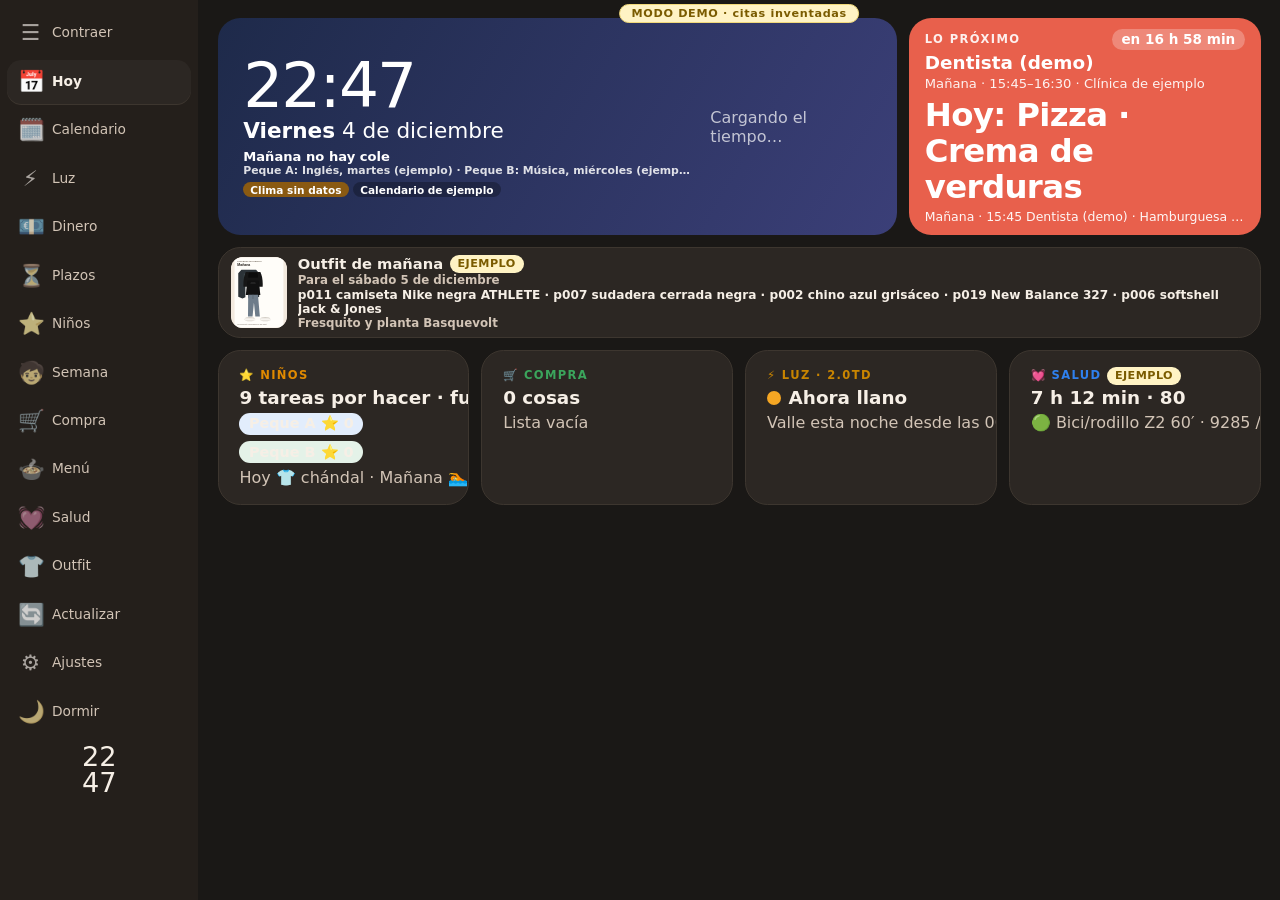
<file: marco-v4/v4.html>
<!doctype html>
<html lang="es">
<head>
<meta charset="utf-8">
<meta name="viewport" content="width=device-width, initial-scale=1, viewport-fit=cover">
<meta name="theme-color" content="#F7EEE2">
<meta name="mobile-web-app-capable" content="yes">
<meta name="apple-mobile-web-app-capable" content="yes">
<meta name="robots" content="noindex, nofollow">
<title>Marco familiar · v4</title>
<link rel="icon" href="icon.svg" type="image/svg+xml">
<link rel="manifest" href="manifest.webmanifest">
<link rel="stylesheet" href="css/app.css">
<script>
/* Evita el salto del menú: en pantallas estrechas arranca contraído, antes de pintar. */
(function () {
  try {
    var w = window.innerWidth || 1200;
    var raw = localStorage.getItem('marco-v4.railCollapsed');
    var pref = raw == null ? null : JSON.parse(raw);
    var collapsed = w < 720 ? true : (pref === null ? w < 960 : !!pref);
    if (collapsed) document.documentElement.classList.add('rail-collapsed');
    var st = localStorage.getItem('marco-v4.settings');
    var theme = st ? (JSON.parse(st).theme || 'auto') : 'auto';
    if (theme === 'noche') document.documentElement.classList.add('theme-night');
    document.documentElement.setAttribute('data-theme', theme === 'dia' || theme === 'noche' ? theme : 'auto');
  } catch (e) {}
})();
</script>
</head>
<body>
<button type="button" class="rail-backdrop" data-act="railClose" aria-label="Cerrar menú"></button>
<div id="app">
  <nav id="rail" aria-label="Pantallas">
    <button type="button" class="nav rail-toggle" data-act="railToggle" aria-controls="rail" aria-expanded="true"><span class="ic" aria-hidden="true">☰</span><span class="nav-label">Menú</span></button>
    <button type="button" data-go="hoy" class="nav"><span class="ic" aria-hidden="true">📅</span><span class="nav-label">Hoy</span></button>
    <button type="button" data-go="calendario" class="nav"><span class="ic" aria-hidden="true">🗓️</span><span class="nav-label">Calendario</span></button>
    <button type="button" data-go="luz" class="nav"><span class="ic" aria-hidden="true">⚡</span><span class="nav-label">Luz</span></button>
    <button type="button" data-go="dinero" class="nav"><span class="ic" aria-hidden="true">💶</span><span class="nav-label">Dinero</span></button>
    <button type="button" data-go="plazos" class="nav"><span class="ic" aria-hidden="true">⏳</span><span class="nav-label">Plazos</span></button>
    <button type="button" data-go="ninos" class="nav"><span class="ic" aria-hidden="true">⭐</span><span class="nav-label">Niños</span></button>
    <button type="button" data-go="semana" class="nav" title="Semana con los niños"><span class="ic" aria-hidden="true">🧒</span><span class="nav-label">Semana</span></button>
    <button type="button" data-go="compra" class="nav"><span class="ic" aria-hidden="true">🛒</span><span class="nav-label">Compra</span></button>
    <button type="button" data-go="menu" class="nav"><span class="ic" aria-hidden="true">🍲</span><span class="nav-label">Menú</span></button>
    <button type="button" data-go="salud" class="nav"><span class="ic" aria-hidden="true">💓</span><span class="nav-label">Salud</span></button>
    <button type="button" data-go="outfit" class="nav"><span class="ic" aria-hidden="true">👕</span><span class="nav-label">Outfit</span></button>
    <button type="button" data-act="refresh" class="nav sec nav-break"><span class="ic" aria-hidden="true">🔄</span><span class="nav-label">Actualizar</span></button>
    <button type="button" data-go="ajustes" class="nav sec"><span class="ic" aria-hidden="true">⚙️</span><span class="nav-label">Ajustes</span></button>
    <button type="button" data-act="sleep" class="nav sec"><span class="ic" aria-hidden="true">🌙</span><span class="nav-label">Dormir</span></button>
    <div class="rail-clock" data-clock="rail" aria-hidden="true"></div>
  </nav>
  <main id="screen" aria-live="polite"></main>
</div>
<div id="modal" class="modal hidden" role="dialog" aria-modal="true"></div>
<div id="night" class="night hidden"><div class="night-time" data-clock="night"></div><div class="night-date" data-clock="nightdate"></div><div class="night-next" data-clock="nightnext"></div><div class="night-outfit" data-clock="nightoutfit"></div><div class="night-hint">Toca para despertar</div></div>
<div id="offline" class="offline hidden" role="status"></div>
<div id="toast" class="toast hidden"></div>
<div id="undo" class="undo hidden" role="status"><span>Listo: <b data-undo-name></b></span><button type="button" class="btn sm" data-act="undoCompra">Deshacer</button></div>
<script src="vendor/ical.min.js"></script>
<script src="js/config.js"></script>
<script src="js/util.js"></script>
<script src="js/custody.js"></script>
<script src="js/calendar.js"></script>
<script src="js/weather.js"></script>
<script src="js/luz.js"></script>
<script src="js/sync.js"></script>
<script src="js/salud.js"></script>
<script src="js/plan.js"></script>
<script src="js/mochila.js"></script>
<script src="js/casa.js"></script>
<script src="js/outfit.js"></script>
<script src="js/app.js"></script>
</body>
</html>
</file>
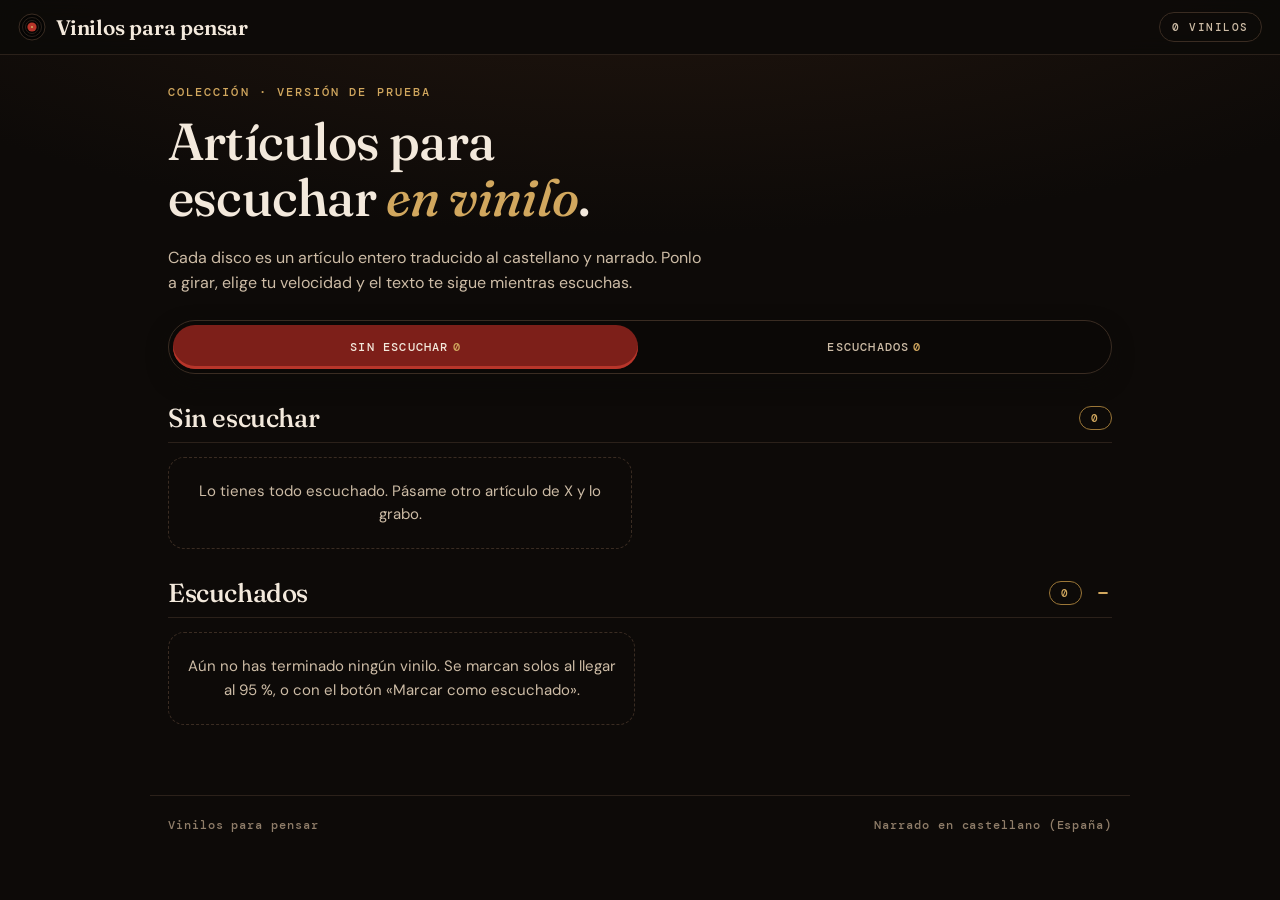
<file: vinilo/template.html>
<!doctype html>
<html lang="es">
<head>
<meta charset="utf-8">
<meta name="viewport" content="width=device-width,initial-scale=1,viewport-fit=cover">
<meta name="robots" content="noindex,nofollow">
<meta name="theme-color" content="#0d0a08">
<meta name="apple-mobile-web-app-capable" content="yes">
<meta name="apple-mobile-web-app-title" content="Vinilos">
<title>Vinilos para pensar</title>
<link rel="preconnect" href="https://fonts.googleapis.com">
<link rel="preconnect" href="https://fonts.gstatic.com" crossorigin>
<link href="https://fonts.googleapis.com/css2?family=Fraunces:opsz,wght@9..144,400..800&family=DM+Sans:opsz,wght@9..40,400..700&family=DM+Mono:wght@400;500&display=swap" rel="stylesheet">
<style>
:root{
  --bg:#0d0a08;--card:#16110d;--card-2:#1d1612;--line:#2b211a;--edge:#3a2c22;
  --ink:#f3e9dc;--ink-2:#cdbca6;--muted:#8f7d69;--dim:#4a3f35;
  --brass:#d1a75e;--brass-2:#9b7637;--red:#b8352a;--red-2:#7d1f19;
  --serif:'Fraunces',Georgia,'Times New Roman',serif;
  --sans:'DM Sans',-apple-system,BlinkMacSystemFont,'Helvetica Neue',Arial,sans-serif;
  --mono:'DM Mono',ui-monospace,Menlo,monospace;
  --gut:18px;color-scheme:dark}
*{box-sizing:border-box}
html{-webkit-text-size-adjust:100%}
body{margin:0;background:radial-gradient(120% 60% at 50% -10%,#24170f 0,var(--bg) 60%) fixed,var(--bg);color:var(--ink);font:16px/1.55 var(--sans);-webkit-font-smoothing:antialiased;-webkit-tap-highlight-color:transparent}
a{color:var(--brass);text-underline-offset:3px}
button{font:inherit;color:inherit}
:focus-visible{outline:2px solid var(--brass);outline-offset:3px;border-radius:6px}
h1,h2{font-family:var(--serif);font-weight:500;letter-spacing:-.015em;line-height:1.08;margin:0 0 .4em;text-wrap:balance}
.kicker{font:500 11.5px/1.4 var(--mono);letter-spacing:.18em;text-transform:uppercase;color:var(--brass);margin:0 0 12px}
[hidden]{display:none!important}

.top{position:sticky;top:0;z-index:20;display:flex;justify-content:space-between;align-items:center;gap:12px;padding:12px var(--gut);padding-top:calc(12px + env(safe-area-inset-top));background:rgba(13,10,8,.9);-webkit-backdrop-filter:blur(10px);backdrop-filter:blur(10px);border-bottom:1px solid var(--line)}
.brand{display:flex;align-items:center;gap:10px;font:600 21px var(--serif);letter-spacing:-.01em;text-decoration:none;color:var(--ink);white-space:nowrap}
.brand svg{width:28px;height:28px}
.count{font:500 11px var(--mono);letter-spacing:.14em;text-transform:uppercase;color:var(--ink-2);border:1px solid var(--edge);border-radius:999px;padding:7px 12px;white-space:nowrap}

/* colección */
.shelf{max-width:980px;margin:0 auto;padding:30px var(--gut) 70px}
.shelf h1{font-size:clamp(32px,9vw,52px);max-width:13em}
.shelf h1 em{color:var(--brass);font-style:italic}
.lead{color:var(--ink-2);max-width:34em;margin:0 0 24px}
.list{list-style:none;margin:0;padding:0;display:grid;gap:16px}
@media(min-width:760px){.list{grid-template-columns:repeat(2,1fr)}}
.item{display:flex;flex-direction:column;background:linear-gradient(#1a130f,#130e0b);border:1px solid var(--edge);border-radius:18px;overflow:hidden;transition:transform .25s,border-color .25s}
.item:hover{border-color:#5a4433;transform:translateY(-3px)}
.card{display:flex;flex-direction:column;gap:6px;padding:14px 14px 14px;text-decoration:none;color:var(--ink);flex:1}
.card svg{display:block;width:100%;height:auto;margin-bottom:8px;overflow:visible}
.card .disc-out{transition:transform .5s cubic-bezier(.3,.7,0,1)}
.item:hover .disc-out{transform:translateX(18px)}
.c-prog{display:flex;align-items:center;gap:10px;margin-top:4px;font:500 12px var(--mono);color:var(--brass);font-variant-numeric:tabular-nums}
.c-prog .c-bar{flex:1;margin:0;height:4px}
.badge{display:inline-block;padding:0 6px;font:500 10px/1.8 var(--mono);letter-spacing:.12em;text-transform:uppercase;color:var(--bg);background:var(--brass);border-radius:3px}
.mark{display:flex;align-items:center;justify-content:center;gap:8px;min-height:48px;border:0;border-top:1px solid var(--line);background:#120d0a;color:var(--ink-2);font:500 12px var(--mono);letter-spacing:.1em;text-transform:uppercase;cursor:pointer}
.mark:hover{color:var(--ink)}.mark:active{background:#0b0806}
.mark .ck{color:var(--brass);font-size:15px;letter-spacing:0}
/* secciones */
.seg{position:sticky;top:calc(64px + env(safe-area-inset-top));z-index:15;display:grid;grid-template-columns:1fr 1fr;gap:4px;padding:4px;margin:0 0 6px;background:#0b0806;box-shadow:0 8px 20px rgba(13,10,8,.85);border:1px solid var(--edge);border-radius:999px}
.seg button{min-height:44px;border:0;border-radius:999px;background:none;cursor:pointer;font:500 12px var(--mono);letter-spacing:.1em;text-transform:uppercase;color:var(--ink-2)}
.seg button b{font-weight:500;color:var(--brass);margin-left:4px}
.seg button.on{background:var(--red-2);color:var(--ink);box-shadow:inset 0 -3px 0 var(--red)}
.sec-h{display:flex;align-items:center;justify-content:space-between;gap:12px;margin:30px 0 14px;padding:0 0 10px;border-bottom:1px solid var(--line);list-style:none;cursor:default;scroll-margin-top:calc(124px + env(safe-area-inset-top))}
.sec-h::-webkit-details-marker{display:none}
.sec-h h2{font-size:26px;margin:0}
.sec-h .n{font:500 11px var(--mono);letter-spacing:.14em;color:var(--brass);border:1px solid var(--brass-2);border-radius:999px;padding:4px 11px;margin-left:auto}
.done-sec>summary{cursor:pointer}
.done-sec>summary::after{content:'+';font:500 20px var(--mono);color:var(--brass);width:18px;text-align:center}
.done-sec[open]>summary::after{content:'−'}
.empty{padding:22px 18px;border:1px dashed var(--edge);border-radius:16px;color:var(--ink-2);font-size:15px;text-align:center}
.dlist{list-style:none;margin:0;padding:0;display:grid;gap:10px}
@media(min-width:760px){.dlist{grid-template-columns:repeat(2,1fr)}}
.row{display:flex;align-items:center;gap:10px;padding:8px 8px 8px 10px;background:var(--card);border:1px solid var(--line);border-radius:14px}
.r-link{flex:1;min-width:0;display:flex;align-items:center;gap:12px;text-decoration:none;color:var(--ink)}
.r-link svg{flex:none;width:54px;height:54px}
.r-txt{min-width:0;display:flex;flex-direction:column;gap:2px}
.r-title{font:500 15.5px/1.25 var(--serif);display:-webkit-box;-webkit-line-clamp:2;-webkit-box-orient:vertical;overflow:hidden;color:var(--ink-2)}
.r-meta{font:11.5px var(--mono);color:var(--muted)}.r-meta .ck{color:var(--brass)}
.mark.sm{flex:none;min-height:44px;padding:0 12px;border:1px solid var(--edge);border-radius:999px;font-size:11px;letter-spacing:.08em}
.lmark{display:inline-flex;align-items:center;gap:8px;min-height:40px;margin:0 0 14px;padding:0 14px;border:1px solid var(--edge);border-radius:999px;background:#120d0a;color:var(--ink-2);font:500 11.5px var(--mono);letter-spacing:.1em;text-transform:uppercase;cursor:pointer}
.lmark.on{color:var(--bg);background:var(--brass);border-color:var(--brass)}
.toast{position:fixed;left:50%;transform:translateX(-50%);bottom:calc(18px + env(safe-area-inset-bottom));z-index:40;display:flex;align-items:center;gap:14px;max-width:calc(100% - 28px);background:#1d1612;color:var(--ink);border:1px solid var(--brass-2);border-radius:999px;padding:8px 8px 8px 18px;font:500 14px var(--sans);box-shadow:0 10px 24px rgba(0,0,0,.6);white-space:nowrap}
.toast button{border:0;border-radius:999px;background:var(--brass);color:var(--bg);font:600 13px var(--sans);padding:9px 14px;cursor:pointer}
.c-title{font:500 19px/1.22 var(--serif)}
.c-meta{font:12.5px var(--mono);color:var(--muted);display:flex;align-items:center;flex-wrap:wrap;gap:4px 8px}
.c-bar{height:3px;background:#2a2019;border-radius:2px;overflow:hidden;margin-top:6px}.c-bar i{display:block;height:100%;background:var(--brass)}
.lang{display:inline-block;padding:0 5px;font:500 10px/1.7 var(--mono);letter-spacing:.1em;color:var(--brass);border:1px solid var(--brass-2);border-radius:3px}
.foot{max-width:980px;margin:0 auto;padding:22px var(--gut) calc(40px + env(safe-area-inset-bottom));display:flex;justify-content:space-between;flex-wrap:wrap;gap:10px;font:500 11.5px var(--mono);letter-spacing:.08em;color:var(--muted);border-top:1px solid var(--line)}

/* escucha */
.listen{max-width:680px;margin:0 auto;padding:14px var(--gut) 140px}
.tt{position:relative;touch-action:none;user-select:none;-webkit-user-select:none}
.tt svg{display:block;width:100%;height:auto;filter:drop-shadow(0 22px 40px rgba(0,0,0,.6))}
.spin{transform-box:view-box;transform-origin:170px 170px;animation:spin var(--rot,1.8s) linear infinite;animation-play-state:paused}
.playing .spin{animation-play-state:running}
@keyframes spin{to{transform:rotate(360deg)}}
#arm{transition:transform .35s ease;transform-origin:356px 44px;transform-box:view-box}
.dragging #arm{transition:none}
.tt-hint{position:absolute;left:12px;bottom:10px;font:500 10.5px var(--mono);letter-spacing:.12em;text-transform:uppercase;color:#d9c7ae;opacity:.7;pointer-events:none}
.tt-peek{position:absolute;left:50%;top:44%;transform:translate(-50%,-50%);background:rgba(13,10,8,.85);border:1px solid var(--brass-2);color:var(--ink);font:500 15px var(--mono);padding:6px 12px;border-radius:999px;pointer-events:none}
.listen h1{font-size:clamp(25px,7vw,36px);margin:16px 0 8px}
.attr{color:var(--ink-2);font-size:15px;margin:0 0 14px;display:flex;flex-wrap:wrap;gap:4px 12px;align-items:center}
.deck{position:sticky;top:calc(54px + env(safe-area-inset-top));z-index:10;background:linear-gradient(#1c1511,#140f0c);border:1px solid var(--edge);border-radius:18px;overflow:hidden;box-shadow:0 18px 40px rgba(0,0,0,.6)}
.deck>*+*{border-top:1px solid var(--line)}
.screen{display:grid;grid-template-columns:1fr auto;gap:2px 12px;padding:11px 16px 9px;background:#0b0806}
.s-k{font:500 11px var(--mono);letter-spacing:.14em;text-transform:uppercase;color:var(--muted);white-space:nowrap;overflow:hidden;text-overflow:ellipsis}
.s-k b{color:var(--red);font-weight:500}
.s-t{font:13px var(--mono);font-variant-numeric:tabular-nums}.s-t small{color:var(--muted);font-size:inherit}
.s-sec{grid-column:1/-1;font:500 15.5px/1.3 var(--serif);white-space:nowrap;overflow:hidden;text-overflow:ellipsis}
.tape{padding:8px 16px 6px}
.scrub{position:relative;height:30px}
.scrub input{position:absolute;inset:0;width:100%;margin:0;background:transparent;-webkit-appearance:none;appearance:none;z-index:2;cursor:pointer}
.scrub input::-webkit-slider-runnable-track{height:4px;background:#3a2c22;border-radius:2px}
.scrub input::-moz-range-track{height:4px;background:#3a2c22;border-radius:2px}
.scrub input::-webkit-slider-thumb{-webkit-appearance:none;width:22px;height:22px;border-radius:50%;background:radial-gradient(circle at 35% 35%,#f3dca8,var(--brass) 55%,var(--brass-2));margin-top:-9px;box-shadow:0 0 0 3px #140f0c}
.scrub input::-moz-range-thumb{width:22px;height:22px;border-radius:50%;background:var(--brass);border:0}
.marks{position:absolute;left:11px;right:11px;top:50%;height:0;z-index:1;pointer-events:none}
.marks span{position:absolute;width:3px;height:12px;margin:-6px 0 0 -1.5px;border-radius:1px;background:#6d5644}
.marks span.past{background:var(--brass)}
.keys{display:grid;grid-template-columns:1fr 1.35fr 1fr}
.key{position:relative;display:flex;align-items:center;justify-content:center;gap:6px;min-height:62px;background:linear-gradient(#1f1713,#160f0c);border:0;cursor:pointer;font:500 15px var(--mono);color:var(--ink)}
.key+.key{border-left:1px solid var(--line)}
.key:active{background:#110c09;transform:translateY(1px)}
.key svg{width:21px;height:21px;fill:currentColor}.k-play svg{width:28px;height:28px}
.k-play{color:var(--bg);background:radial-gradient(circle at 50% 30%,#e3bd77,var(--brass) 60%,var(--brass-2))}
.k-play:active{background:var(--brass-2)}
.led{position:absolute;top:10px;left:12px;width:7px;height:7px;border-radius:50%;background:#3b2d22}
.k-play.on .led{background:#ff4535;box-shadow:0 0 8px rgba(255,69,53,.8)}
.speeds{display:grid;grid-template-columns:repeat(6,1fr)}
.sp{min-height:46px;border:0;background:#120d0a;font:500 13px var(--mono);color:var(--muted);cursor:pointer;font-variant-numeric:tabular-nums}
.sp+.sp{border-left:1px solid var(--line)}
.sp.on{color:var(--ink);background:var(--red-2);box-shadow:inset 0 -3px 0 var(--red)}

.tracks{margin:22px 0 0;border:1px solid var(--line);border-radius:16px;background:var(--card)}
.tracks summary{list-style:none;cursor:pointer;padding:14px 16px;font:500 12px var(--mono);letter-spacing:.14em;text-transform:uppercase;color:var(--ink-2);display:flex;justify-content:space-between}
.tracks summary::-webkit-details-marker{display:none}
.tracks summary::after{content:'+';color:var(--brass)}.tracks[open] summary::after{content:'−'}
.tracks ol{list-style:none;margin:0;padding:0 6px 8px}
.tracks li button{width:100%;display:grid;grid-template-columns:2.6em 1fr auto;gap:8px;align-items:center;text-align:left;background:none;border:0;border-top:1px solid var(--line);padding:12px 10px;min-height:48px;cursor:pointer;color:var(--ink-2)}
.tracks li button .n{font:12px var(--mono);color:var(--muted)}
.tracks li button .d{font:12px var(--mono);color:var(--muted);font-variant-numeric:tabular-nums}
.tracks li.on button{color:var(--ink)}.tracks li.on .n{color:var(--red)}

.transcript{margin-top:26px;padding-top:22px;border-top:1px solid var(--line);font:500 20.5px/1.48 var(--serif);letter-spacing:-.005em}
@media(min-width:768px){.transcript{font-size:23px}}
.tr-note{font:500 11px/1.5 var(--mono);letter-spacing:.12em;text-transform:uppercase;color:var(--muted);margin:0 0 18px}
.pa{display:block;margin:0 0 .85em;color:var(--dim);cursor:pointer;border-radius:8px;padding:.15em .35em;margin-left:-.35em;margin-right:-.35em;transition:color .35s,background .35s,box-shadow .35s}
.pa.done{color:#9c8b77}
.pa.cur{color:#fff6ea;background:rgba(209,167,94,.13);box-shadow:inset 3px 0 0 var(--brass)}
.pa.h{font-weight:650;font-size:1.18em;margin-top:1.4em}
.pa.h::before{content:attr(data-k);display:block;font:500 11.5px var(--mono);letter-spacing:.16em;text-transform:uppercase;color:var(--red);margin-bottom:6px}
.pa.q{font-style:italic;font-weight:400;border-left:2px solid var(--edge);padding-left:14px;margin-left:0}
.pa.li{padding-left:1.3em;text-indent:-1em}.pa.li::before{content:'— ';color:var(--brass-2)}
.pa.intro{font:500 12px var(--mono);letter-spacing:.12em;text-transform:uppercase}
.pills{position:fixed;left:50%;transform:translateX(-50%);bottom:calc(18px + env(safe-area-inset-bottom));z-index:30;display:flex;gap:8px}
.pill{background:#130e0b;color:var(--ink);border:1px solid var(--edge);border-radius:999px;padding:13px 18px;font:500 15px var(--sans);box-shadow:0 10px 24px rgba(0,0,0,.6);cursor:pointer;white-space:nowrap}
.pill.follow{background:var(--brass);color:var(--bg);border-color:var(--brass)}
@media(prefers-reduced-motion:reduce){.spin{animation:none}}
</style>
</head>
<body>
<header class="top">
  <a class="brand" href="#"><svg viewBox="0 0 28 28" aria-hidden="true"><circle cx="14" cy="14" r="13" fill="#050403" stroke="#3a2c22"/><circle cx="14" cy="14" r="9.5" fill="none" stroke="#2a211b"/><circle cx="14" cy="14" r="6.5" fill="none" stroke="#2a211b"/><circle cx="14" cy="14" r="4.6" fill="#b8352a"/><circle cx="14" cy="14" r="1.1" fill="#d1a75e"/></svg>Vinilos para pensar</a>
  <span class="count" id="count"></span>
</header>

<main id="shelf" class="shelf">
  <p class="kicker">Colección · versión de prueba</p>
  <h1>Artículos para escuchar <em>en vinilo</em>.</h1>
  <p class="lead">Cada disco es un artículo entero traducido al castellano y narrado. Ponlo a girar, elige tu velocidad y el texto te sigue mientras escuchas.</p>
  <nav class="seg" id="seg" aria-label="Secciones"><button data-go="sec-pend" class="on">Sin escuchar<b id="g-pend"></b></button><button data-go="sec-done">Escuchados<b id="g-done"></b></button></nav>
  <section aria-labelledby="h-pend"><div class="sec-h" id="sec-pend"><h2 id="h-pend">Sin escuchar</h2><span class="n" id="n-pend"></span></div>
  <ul class="list" id="list"></ul></section>
  <details class="done-sec" id="done-sec" open><summary class="sec-h" id="sec-done"><h2>Escuchados</h2><span class="n" id="n-done"></span></summary>
  <ul class="dlist" id="dlist"></ul></details>
</main>

<main id="listen" class="listen" hidden>
  <div class="tt" id="tt"></div>
  <h1 id="l-title"></h1>
  <p class="attr" id="l-attr"></p>
  <button class="lmark" id="l-mark"></button>
  <section class="deck" aria-label="Reproductor">
    <div class="screen">
      <span class="s-k" id="s-k">Cara A · En pausa</span>
      <span class="s-t"><span id="t-cur">0:00</span> <small>/ <span id="t-dur">0:00</span></small></span>
      <span class="s-sec" id="s-sec"></span>
    </div>
    <div class="tape"><div class="scrub"><input id="scrub" type="range" min="0" max="1000" value="0" step="1" aria-label="Posición"><div class="marks" id="marks"></div></div></div>
    <div class="keys">
      <button class="key" id="k-back" aria-label="Retroceder 15 segundos"><svg viewBox="0 0 24 24"><path d="M11 6V2L5 7l6 5V8a6 6 0 1 1-6 6H3a8 8 0 1 0 8-8z"/></svg>15</button>
      <button class="key k-play" id="k-play" aria-label="Reproducir"><span class="led"></span><svg viewBox="0 0 24 24" id="i-play"><path d="M7 4.5v15l13-7.5z"/></svg><svg viewBox="0 0 24 24" id="i-pause" hidden><path d="M6 4h4v16H6zM14 4h4v16h-4z"/></svg></button>
      <button class="key" id="k-fwd" aria-label="Avanzar 30 segundos">30<svg viewBox="0 0 24 24"><path d="M13 6V2l6 5-6 5V8a6 6 0 1 0 6 6h2a8 8 0 1 1-8-8z"/></svg></button>
    </div>
    <div class="speeds" id="speeds"></div>
  </section>
  <details class="tracks" id="tracks"><summary id="tracks-sum">Pistas</summary><ol id="tlist"></ol></details>
  <article class="transcript">
    <p class="tr-note">El texto sigue a la voz · toca un párrafo para saltar ahí</p>
    <div id="paras"></div>
  </article>
</main>

<footer class="foot" id="foot"><span>Vinilos para pensar</span><span>Narrado en castellano (España)</span></footer>
<div class="pills"><button class="pill follow" id="p-follow" hidden>↓ Seguir la voz</button><button class="pill" id="p-back" hidden>← Colección</button></div>
<div class="toast" id="toast" hidden><span id="toast-t"></span><button id="toast-u">Deshacer</button></div>
<audio id="au" preload="metadata"></audio>

<script>
const EPISODES = /*EPISODES*/[];
const TIMINGS = /*TIMINGS*/{};
const SPEEDS=[0.75,1,1.25,1.5,1.75,2];
// paletas cálidas de funda: [fondo, acento, etiqueta]
const PAL=[['#7d1f19','#d1a75e','#e9d9bd'],['#2b3a2a','#d1a75e','#c9472f'],['#3b2a1c','#e0b56a','#9e2b25'],['#1f2a3a','#d9a65a','#e5d3b3'],['#4a1d2d','#e7c07a','#d1a75e'],['#5a3a17','#f0d8a8','#7d1f19']];
const $=id=>document.getElementById(id);
const esc=s=>String(s).replace(/[&<>"']/g,c=>({'&':'&amp;','<':'&lt;','>':'&gt;','"':'&quot;',"'":'&#39;'}[c]));
const fmt=s=>{s=Math.max(0,Math.floor(s||0));const h=Math.floor(s/3600),m=Math.floor(s%3600/60),x=String(s%60).padStart(2,'0');return (h?h+':'+String(m).padStart(2,'0'):m)+':'+x};
const toSec=d=>String(d||'0').split(':').map(Number).reduce((a,b)=>a*60+b,0);
const hash=s=>{let h=2166136261;for(const c of s)h=Math.imul(h^c.charCodeAt(0),16777619);return h>>>0};
const KP=id=>'pos:'+id, KR=id=>'rate:'+id; // mismas claves que la web actual
/* escuchado: done:<id> = fecha (ms). Se marca solo al pasar del 95 % o al terminar; compartido con la web principal */
const KD=id=>'done:'+id, THR=0.95;
const isDone=id=>!!localStorage.getItem(KD(id));
const progOf=e=>{const d=toSec(e.duration);return d?Math.min(1,(+localStorage.getItem(KP(e.id))||0)/d):0};
function setDone(id,on){
  if(on){if(!isDone(id))localStorage.setItem(KD(id),String(Date.now()))}
  else{localStorage.removeItem(KD(id));const e=EPISODES.find(x=>x.id===id);if(e&&progOf(e)>=THR)localStorage.setItem(KP(id),0)} // pendiente al final = empezar de cero
}
// migración: lo que ya tenías guardado casi al final cuenta como escuchado
const migrate=()=>EPISODES.forEach(e=>{if(!isDone(e.id)&&progOf(e)>=THR)setDone(e.id,true)});
const TEST=new URLSearchParams(location.search).has('t')&&!new URLSearchParams(location.search).has('top');
function wrap(t,n,max){const w=t.split(/\s+/),out=[];let l='';for(const x of w){if((l+' '+x).trim().length>n&&l){out.push(l);l=x}else l=(l+' '+x).trim()}if(l)out.push(l);if(out.length>max){out.length=max;out[max-1]=out[max-1].replace(/\s*\S*$/,'')+'…'}return out}

/* ---------- etiqueta del disco (centro) ---------- */
function label(ep,i,cx,cy,r){
  const [bg,acc,lab]=PAL[hash(ep.id)%PAL.length];
  const tl=wrap(ep.title,18,3),fs=r*.13;
  return `<circle cx="${cx}" cy="${cy}" r="${r}" fill="${lab}"/>
  <circle cx="${cx}" cy="${cy}" r="${r*.92}" fill="none" stroke="${bg}" stroke-width="${r*.02}" opacity=".6"/>
  <text x="${cx}" y="${cy-r*.6}" text-anchor="middle" font-family="DM Mono,monospace" font-size="${r*.1}" letter-spacing="${r*.02}" fill="${bg}">LADO A · Nº ${String(i+1).padStart(2,'0')}</text>
  ${tl.map((l,k)=>`<text x="${cx}" y="${cy-r*.3+k*fs*1.15}" text-anchor="middle" font-family="Fraunces,Georgia,serif" font-weight="650" font-size="${fs}" fill="#1a0f0a">${esc(l)}</text>`).join('')}
  <text x="${cx}" y="${cy+r*.42}" text-anchor="middle" font-family="DM Sans,Arial,sans-serif" font-weight="600" font-size="${r*.11}" fill="${bg}">${esc(ep.author)}</text>
  <text x="${cx}" y="${cy+r*.62}" text-anchor="middle" font-family="DM Mono,monospace" font-size="${r*.095}" letter-spacing="${r*.015}" fill="#1a0f0a">${esc(ep.duration)} · ESP · 33⅓</text>
  <circle cx="${cx}" cy="${cy}" r="${r*.06}" fill="#0d0a08"/>`;
}
function grooves(cx,cy,r0,r1,step){let s='';for(let r=r0;r<=r1;r+=step)s+=`<circle cx="${cx}" cy="${cy}" r="${r.toFixed(1)}" fill="none" stroke="${Math.round(r)%3?'#1a1714':'#24201c'}" stroke-width=".7"/>`;return s}

function miniDisc(ep){const [bg,acc,lab]=PAL[hash(ep.id)%PAL.length];
  return `<svg viewBox="0 0 60 60" aria-hidden="true"><circle cx="30" cy="30" r="29" fill="#0c0a09" stroke="#2b211a"/>${grooves(30,30,15,27,2.4)}<circle cx="30" cy="30" r="12" fill="${lab}"/><circle cx="30" cy="30" r="12" fill="none" stroke="${bg}" stroke-width="3" opacity=".7"/><path d="M24.5 30.5l4 4 7-8" fill="none" stroke="${bg}" stroke-width="2.6" stroke-linecap="round" stroke-linejoin="round"/></svg>`}

/* ---------- funda para la colección ---------- */
function sleeve(ep,i,prog=0){
  const h=hash(ep.id),[bg,acc,lab]=PAL[h%PAL.length];
  const tl=wrap(ep.title,17,4);
  const rings=[...Array(7)].map((_,k)=>`<circle cx="${40+(h%5)*30}" cy="${260-(h>>3)%4*20}" r="${40+k*26}" fill="none" stroke="${acc}" stroke-opacity="${.32-k*.04}" stroke-width="${k%2?1:3}"/>`).join('');
  return `<svg viewBox="0 0 440 300" xmlns="http://www.w3.org/2000/svg" role="img" aria-label="Funda del disco ${esc(ep.title)}">
  <defs><clipPath id="sl${i}"><rect x="6" y="6" width="288" height="288" rx="6"/></clipPath>
  <radialGradient id="vg${i}" cx=".42" cy=".38" r=".7"><stop offset="0" stop-color="#2a2420"/><stop offset=".5" stop-color="#0c0a09"/><stop offset="1" stop-color="#050404"/></radialGradient></defs>
  <g class="disc-out"><circle cx="300" cy="150" r="138" fill="url(#vg${i})"/>${grooves(300,150,60,134,3.2)}
  ${label(ep,i,300,150,54)}</g>
  <g clip-path="url(#sl${i})"><rect x="6" y="6" width="288" height="288" fill="${bg}"/>${rings}
  <rect x="6" y="6" width="288" height="288" fill="url(#vg${i})" opacity=".18"/></g>
  <rect x="6" y="6" width="288" height="288" rx="6" fill="none" stroke="#000" stroke-opacity=".5" stroke-width="2"/>
  <text x="26" y="44" font-family="DM Mono,monospace" font-size="12" letter-spacing="3" fill="${acc}">VINILO Nº ${String(i+1).padStart(2,'0')} · ESP</text>
  ${tl.map((l,k)=>`<text x="26" y="${90+k*31}" font-family="Fraunces,Georgia,serif" font-weight="600" font-size="27" fill="#f6ead6" letter-spacing="-.3">${esc(l)}</text>`).join('')}
  <text x="26" y="270" font-family="DM Sans,Arial,sans-serif" font-weight="600" font-size="15" fill="${acc}">${esc(ep.author)}</text>
  <text x="274" y="270" text-anchor="end" font-family="DM Mono,monospace" font-size="13" fill="#f6ead6" opacity=".8">${esc(ep.duration)}</text>
  ${prog>0.005?`<rect x="26" y="280" width="248" height="3" rx="1.5" fill="#000" opacity=".35"/><rect x="26" y="280" width="${(248*Math.min(1,prog)).toFixed(1)}" height="3" rx="1.5" fill="${acc}"/>`:''}
</svg>`}

/* ---------- tocadiscos ---------- */
const C=[170,170],R1=140,R0=64,PIV=[356,44],ARM=228;
const D=Math.hypot(C[0]-PIV[0],C[1]-PIV[1]),BASE=Math.atan2(C[1]-PIV[1],C[0]-PIV[0]);
const REST=82; // grados: brazo aparcado fuera del disco
function armAngle(p){const r=R1-(R1-R0)*Math.min(1,Math.max(0,p));const phi=Math.acos((ARM*ARM+D*D-r*r)/(2*ARM*D));return (BASE-phi)*180/Math.PI}
function turntable(ep,i){
  return `<svg viewBox="0 0 400 340" xmlns="http://www.w3.org/2000/svg" role="img" aria-label="Tocadiscos: toca o arrastra sobre el disco para moverte">
  <defs>
   <linearGradient id="wood" x1="0" y1="0" x2="1" y2="1"><stop offset="0" stop-color="#5a3520"/><stop offset=".45" stop-color="#3e2414"/><stop offset="1" stop-color="#26150b"/></linearGradient>
   <pattern id="grain" width="400" height="12" patternUnits="userSpaceOnUse"><path d="M0 4 Q100 1 200 5 T400 3" fill="none" stroke="#000" stroke-opacity=".18" stroke-width="1.2"/><path d="M0 10 Q120 7 240 11 T400 9" fill="none" stroke="#fff" stroke-opacity=".04"/></pattern>
   <radialGradient id="vin" cx=".5" cy=".5" r=".5"><stop offset=".4" stop-color="#121010"/><stop offset="1" stop-color="#070606"/></radialGradient>
   <linearGradient id="brass" x1="0" y1="0" x2="1" y2="1"><stop offset="0" stop-color="#f3dca8"/><stop offset=".5" stop-color="#c9a25a"/><stop offset="1" stop-color="#7d5a26"/></linearGradient>
   <linearGradient id="sheen" x1="0" y1="0" x2="1" y2="1"><stop offset="0" stop-color="#fff" stop-opacity="0"/><stop offset=".45" stop-color="#fff" stop-opacity=".09"/><stop offset=".55" stop-color="#fff" stop-opacity="0"/></linearGradient>
  </defs>
  <rect x="2" y="2" width="396" height="336" rx="22" fill="url(#wood)"/><rect x="2" y="2" width="396" height="336" rx="22" fill="url(#grain)"/>
  <rect x="2" y="2" width="396" height="336" rx="22" fill="none" stroke="#000" stroke-opacity=".6" stroke-width="3"/>
  <rect x="10" y="10" width="380" height="320" rx="16" fill="none" stroke="#d1a75e" stroke-opacity=".18"/>
  <circle cx="170" cy="170" r="156" fill="#1b1714" stroke="#000" stroke-width="2"/>
  ${[...Array(36)].map((_,k)=>`<rect x="168.5" y="15" width="3" height="5" fill="#8a7a69" transform="rotate(${k*10} 170 170)"/>`).join('')}
  <g id="disc"><circle cx="170" cy="170" r="147" fill="url(#vin)"/>${grooves(170,170,R0+2,R1+4,2.2)}<g id="trk"></g>
   <g class="spin"><path d="M170 30 A140 140 0 0 1 300 120" fill="none" stroke="#fff" stroke-opacity=".03" stroke-width="20"/>${label(ep,i,170,170,R0-6)}</g>
   <circle cx="170" cy="170" r="147" fill="url(#sheen)" pointer-events="none"/></g>
  <circle cx="170" cy="170" r="3.5" fill="url(#brass)"/>
  <circle cx="356" cy="300" r="16" fill="#140c07" stroke="#000"/><circle cx="356" cy="300" r="11" fill="url(#brass)"/><text x="356" y="326" text-anchor="middle" font-family="DM Mono,monospace" font-size="8" fill="#d9c7ae" letter-spacing="1">33⅓</text>
  <circle cx="356" cy="44" r="24" fill="#140c07" stroke="#000"/><circle cx="356" cy="44" r="15" fill="url(#brass)"/>
  <g id="arm" style="transform:rotate(${REST}deg)">
   <rect x="${356+18}" y="40" width="${ARM-40}" height="8" rx="4" fill="url(#brass)" stroke="#5c421c" stroke-width=".8"/>
   <rect x="${356-34}" y="38" width="22" height="12" rx="3" fill="#2a1d14" stroke="#000"/>
   <path d="M${356+ARM-24} 36 h28 l4 8 l-4 8 h-28 z" fill="#1c140e" stroke="#c9a25a" stroke-width="1"/>
   <rect x="${356+ARM-2}" y="42" width="6" height="4" fill="#f3dca8"/>
   <circle cx="356" cy="44" r="7" fill="#2a1d14" stroke="#c9a25a"/>
  </g>
</svg>
<span class="tt-hint">Toca o arrastra sobre el disco</span><span class="tt-peek" id="peek" hidden></span>`}
// el brazo se dibuja apuntando a +x desde el pivote; lo giramos el ángulo que toque
function setArm(p,parked){$('arm')&&($('arm').style.transform=`rotate(${parked?REST:armAngle(p)}deg)`)}

/* ---------- texto ---------- */
function parseMd(md){
  const out=[];
  for(const raw of md.split('\n')){
    const s=raw.trim(); if(!s||s==='>') continue;
    if(out.length===1&&/^Por [^.]{2,40}$/.test(s)) continue;
    let m;
    if(out.length===0&&(m=s.match(/^#\s+(.*)/))) out.push({t:'intro',x:m[1]});
    else if(m=s.match(/^(#{1,3})\s+(.*)/)) out.push({t:'h',x:m[2]});
    else if(m=s.match(/^>\s*(.*)/)) out.push({t:'q',x:m[1]});
    else if(m=s.match(/^(?:-|\d+\.)\s+(.*)/)) out.push({t:'li',x:m[1]});
    else out.push({t:'p',x:s});
  }
  return out;
}
/* Tiempos medidos por trozos de audio (TIMINGS) si existen; si no, reparto por caracteres
   sobre la duración real, con la intro hablada («Título. Un artículo de Autor…») como primer bloque. */
function computeStarts(ep,paras,dur){
  const t=TIMINGS[ep.id]; if(t&&t.length===paras.length) return t.slice();
  const w=paras.map((p,i)=>i===0?(`${ep.title}. Un artículo de ${ep.author}, traducido al castellano.`).length+12:p.x.length+12);
  const tot=w.reduce((a,b)=>a+b,0);let acc=0;return w.map(x=>{const s=acc/tot*dur;acc+=x;return s});
}

/* ---------- estado y vistas ---------- */
const au=$('au');let cur=null,paras=[],starts=[],secs=[],curIdx=-1,curSec=-2,follow=true,lastSave=0,dragging=false;
const dur=()=>au.duration||toSec(cur&&cur.duration);
function renderShelf(){
  migrate();
  $('count').textContent=EPISODES.length+' vinilos';
  const pend=[],done=[];
  EPISODES.forEach((e,i)=>(isDone(e.id)?done:pend).push([e,i])); // EPISODES ya va del más nuevo al más antiguo
  $('n-pend').textContent=$('g-pend').textContent=pend.length;
  $('n-done').textContent=$('g-done').textContent=done.length;
  $('list').innerHTML=pend.length?pend.map(([e,i])=>{
    const d=toSec(e.duration),p=progOf(e),on=p>0.01;
    return `<li class="item"><a class="card" href="#${encodeURIComponent(e.id)}">${sleeve(e,i,p)}
    <span class="c-title">${esc(e.title)}</span>
    <span class="c-meta">${esc(e.author)} · ${Math.round(d/60)} min <abbr class="lang" title="Narrado en castellano (España)">ESP</abbr>${on?'<span class="badge">A medias</span>':''}</span>
    ${on?`<span class="c-prog"><span class="c-bar"><i style="width:${(p*100).toFixed(1)}%"></i></span><span>${Math.round(p*100)} % · quedan ${fmt(d-p*d)}</span></span>`:''}</a>
    <button class="mark" data-id="${esc(e.id)}" data-on="1"><span class="ck">✓</span> Marcar como escuchado</button></li>`}).join('')
    :'<li class="empty">Lo tienes todo escuchado. Pásame otro artículo de X y lo grabo.</li>';
  $('dlist').innerHTML=done.length?done.map(([e,i])=>{const d=toSec(e.duration);
    return `<li class="row"><a class="r-link" href="#${encodeURIComponent(e.id)}">${miniDisc(e)}<span class="r-txt"><span class="r-title">${esc(e.title)}</span><span class="r-meta">${esc(e.author)} · ${Math.round(d/60)} min</span></span></a>
    <button class="mark sm" data-id="${esc(e.id)}" data-on="0" aria-label="Marcar como pendiente" title="Marcar como pendiente">↺ Pendiente</button></li>`}).join('')
    :'<li class="empty">Aún no has terminado ningún vinilo. Se marcan solos al llegar al 95 %, o con el botón «Marcar como escuchado».</li>';
}
let toastT=0,undo=null;
function toast(msg,fn){$('toast-t').textContent=msg;undo=fn;$('toast').hidden=false;clearTimeout(toastT);toastT=setTimeout(()=>{$('toast').hidden=true;undo=null},5000)}
$('toast-u').onclick=()=>{$('toast').hidden=true;if(undo)undo();undo=null};
$('shelf').addEventListener('click',ev=>{
  const b=ev.target.closest('.mark');
  if(b){ev.preventDefault();const id=b.dataset.id,on=b.dataset.on==='1',before=localStorage.getItem(KP(id));
    setDone(id,on);renderShelf();
    toast(on?'Movido a Escuchados':'Movido a Sin escuchar',()=>{setDone(id,!on);if(before!=null)localStorage.setItem(KP(id),before);renderShelf()});return}
  const g=ev.target.closest('.seg button');
  if(g){if(g.dataset.go==='sec-done')$('done-sec').open=true;$(g.dataset.go).scrollIntoView({behavior:'smooth',block:'start'})}
});
$('done-sec').open=localStorage.getItem('ui:doneOpen')!=='0';
$('done-sec').addEventListener('toggle',()=>localStorage.setItem('ui:doneOpen',$('done-sec').open?'1':'0'));
// resalta en el selector la sección que tienes a la vista
addEventListener('scroll',()=>{if($('shelf').hidden)return;const y=$('sec-done').getBoundingClientRect().top;
  document.querySelectorAll('.seg button').forEach(b=>b.classList.toggle('on',(b.dataset.go==='sec-done')===(y<innerHeight*.6)))},{passive:true});
addEventListener('storage',ev=>{if(!$('shelf').hidden&&ev.key&&/^(done|pos):/.test(ev.key))renderShelf();else if(cur)updMark()});
function updMark(){if(!cur)return;const on=isDone(cur.id);$('l-mark').classList.toggle('on',on);
  $('l-mark').innerHTML=on?'✓ Escuchado · marcar como pendiente':'Marcar como escuchado'}
$('l-mark').onclick=()=>{if(!cur)return;const on=!isDone(cur.id);
  if(!on&&dur()&&au.currentTime/dur()>=THR)seek(0); // si estabas al final, vuelve a empezar
  setDone(cur.id,on);if(!on)save(true);updMark()};
async function openEp(id){
  const i=EPISODES.findIndex(e=>e.id===id); if(i<0) return showShelf();
  const e=EPISODES[i]; cur=e;
  $('count').textContent=EPISODES.length+' vinilos';
  $('shelf').hidden=true;$('listen').hidden=false;$('foot').hidden=true;$('p-back').hidden=false;window.scrollTo(0,0);
  $('tt').innerHTML=turntable(e,i);
  $('l-title').textContent=e.title;
  const d=toSec(e.duration);
  $('l-attr').innerHTML=`<span>${esc(e.author)} · ${Math.round(d/60)} min</span><abbr class="lang" title="Narrado en castellano (España)">ESP</abbr>${e.source?`<a href="${esc(e.source)}" target="_blank" rel="noopener">Artículo original ↗</a>`:''}`;
  document.title=e.title+' · Vinilos para pensar';
  updMark();
  if(au.dataset.id!==e.id){au.pause();au.src='../ep/'+e.id+'.mp3';au.dataset.id=e.id}
  setRate(+localStorage.getItem(KR(e.id))||1,false);
  bindDisc();
  $('paras').innerHTML='<p class="pa intro">Cargando el texto…</p>';
  try{paras=parseMd(await (await fetch('../ep/'+e.id+'.md')).text())}
  catch(err){paras=[];$('paras').innerHTML='<p class="pa">No se ha podido cargar el texto.</p>';return}
  let n=0;
  $('paras').innerHTML=paras.map((p,k)=>{if(p.t==='h')n++;
    const txt=p.t==='intro'?`Lado A · ${esc(e.author)} · traducido al castellano`:esc(p.x);
    return `<span class="pa ${p.t==='p'?'':p.t}" data-i="${k}"${p.t==='h'?` data-k="Pista ${String(n+1).padStart(2,'0')}"`:''}>${txt}</span>`}).join('');
  starts=computeStarts(e,paras,dur());
  curIdx=-1;curSec=-2;follow=true;$('p-follow').hidden=true;
  drawTracks();sync();
  if('mediaSession' in navigator) navigator.mediaSession.metadata=new MediaMetadata({title:e.title,artist:e.author,album:'Vinilos para pensar'});
}
/* pistas = la intro + cada apartado del artículo; en el disco se ven como surcos de separación */
function drawTracks(){
  const d=dur();
  secs=[{k:0,x:'Introducción'}].concat(paras.map((p,k)=>p.t==='h'?{k,x:p.x}:null).filter(Boolean));
  $('trk').innerHTML=secs.slice(1).map(s=>{const r=R1-(R1-R0)*starts[s.k]/d;return `<circle cx="170" cy="170" r="${r.toFixed(1)}" fill="none" stroke="#000" stroke-width="3"/><circle cx="170" cy="170" r="${(r+2).toFixed(1)}" fill="none" stroke="#6b5c4e" stroke-width=".8"/>`}).join('');
  $('marks').innerHTML=secs.slice(1).map(s=>`<span data-t="${starts[s.k]}" style="left:${(starts[s.k]/d*100).toFixed(2)}%"></span>`).join('');
  $('tracks-sum').textContent=`Pistas del disco (${secs.length})`;
  $('tlist').innerHTML=secs.map((s,j)=>{const end=j+1<secs.length?starts[secs[j+1].k]:d;
    return `<li data-j="${j}"><button data-k="${s.k}"><span class="n">${String(j+1).padStart(2,'0')}</span><span>${esc(s.x)}</span><span class="d">${fmt(end-starts[s.k])}</span></button></li>`}).join('');
}
function showShelf(){au.pause();$('listen').hidden=true;$('shelf').hidden=false;$('foot').hidden=false;$('p-back').hidden=true;$('p-follow').hidden=true;document.title='Vinilos para pensar';renderShelf()}
function route(){const id=decodeURIComponent(location.hash.slice(1));id?openEp(id):showShelf()}

/* ---------- reproductor ---------- */
$('speeds').innerHTML=SPEEDS.map(s=>`<button class="sp" data-r="${s}">${String(s).replace('.',',')}×</button>`).join('');
function setRate(r,save=true){au.defaultPlaybackRate=r;au.playbackRate=r;if(save&&cur)localStorage.setItem(KR(cur.id),r);
  document.documentElement.style.setProperty('--rot',(1.8/r).toFixed(2)+'s'); // 33⅓ rpm, al ritmo de la velocidad elegida
  document.querySelectorAll('.sp').forEach(b=>b.classList.toggle('on',+b.dataset.r===r))}
$('speeds').onclick=ev=>{const b=ev.target.closest('.sp');if(b)setRate(+b.dataset.r)};
const seek=t=>{au.currentTime=Math.max(0,Math.min(dur()-0.5,t));sync()};
$('k-back').onclick=()=>seek(au.currentTime-15);
$('k-fwd').onclick=()=>seek(au.currentTime+30);
$('k-play').onclick=()=>au.paused?au.play():au.pause();
$('scrub').oninput=ev=>{dragging=true;const t=ev.target.value/1000*dur();$('t-cur').textContent=fmt(t);setArm(t/dur())};
$('scrub').onchange=ev=>{dragging=false;seek(ev.target.value/1000*dur());follow=true;$('p-follow').hidden=true};
$('tlist').onclick=ev=>{const b=ev.target.closest('button');if(!b)return;seek(starts[+b.dataset.k]+.05);follow=true;$('p-follow').hidden=true;if(au.paused)au.play()};

/* tocar/arrastrar sobre el disco = mover la aguja; tocar la etiqueta = play/pausa */
function bindDisc(){
  const svg=$('tt').querySelector('svg'),tt=$('tt');let start=null,moved=false;
  const pt=ev=>{const p=svg.createSVGPoint();p.x=ev.clientX;p.y=ev.clientY;const q=p.matrixTransform(svg.getScreenCTM().inverse());return Math.hypot(q.x-C[0],q.y-C[1])};
  const prog=r=>Math.min(1,Math.max(0,(R1-r)/(R1-R0)));
  svg.addEventListener('pointerdown',ev=>{const r=pt(ev);if(r>150)return;start={r,y:ev.clientY,x:ev.clientX};moved=false;svg.setPointerCapture(ev.pointerId)});
  svg.addEventListener('pointermove',ev=>{if(!start)return;const r=pt(ev);
    if(!moved&&Math.hypot(ev.clientX-start.x,ev.clientY-start.y)<6)return;
    moved=true;dragging=true;tt.classList.add('dragging');const p=prog(r);setArm(p);$('peek').hidden=false;$('peek').textContent=fmt(p*dur())});
  const end=ev=>{if(!start)return;const r=pt(ev);tt.classList.remove('dragging');$('peek').hidden=true;
    if(!moved&&start.r<R0-6){au.paused?au.play():au.pause()}
    else if(start.r<=R1+8||moved){seek(prog(r)*dur());follow=true;$('p-follow').hidden=true}
    start=null;dragging=false};
  svg.addEventListener('pointerup',end);svg.addEventListener('pointercancel',()=>{start=null;dragging=false;tt.classList.remove('dragging');$('peek').hidden=true;sync()});
}

au.addEventListener('loadedmetadata',()=>{
  if(!cur)return;
  const q=new URLSearchParams(location.search).get('t'); // ?t=segundos, solo para pruebas
  const pos=q!=null?+q:(+localStorage.getItem(KP(cur.id))||0); if(pos>0&&pos<au.duration-2) au.currentTime=pos;
  au.playbackRate=au.defaultPlaybackRate;
  if(paras.length){starts=computeStarts(cur,paras,au.duration);drawTracks()}
  sync();
});
const setPlaying=on=>{$('k-play').classList.toggle('on',on);$('i-play').hidden=on;$('i-pause').hidden=!on;document.body.classList.toggle('playing',on);$('k-play').setAttribute('aria-label',on?'Pausar':'Reproducir');sync()};
au.addEventListener('play',()=>setPlaying(true));
au.addEventListener('pause',()=>{setPlaying(false);save(true)});
au.addEventListener('timeupdate',()=>{sync();save();
  if(cur&&au.duration&&au.currentTime/au.duration>=THR&&!isDone(cur.id)){setDone(cur.id,true);updMark()}});
au.addEventListener('ended',()=>{if(cur){localStorage.setItem(KP(cur.id),0);setDone(cur.id,true);updMark()}});
function save(force){const n=Date.now();if(cur&&(force||n-lastSave>3000)){lastSave=n;localStorage.setItem(KP(cur.id),au.currentTime)}}
function idxAt(arr,t){let lo=0,hi=arr.length-1,r=0;while(lo<=hi){const m=(lo+hi)>>1;if(arr[m]<=t+0.15){r=m;lo=m+1}else hi=m-1}return r}
function sync(){
  if(!cur)return;
  const d=dur(),t=au.currentTime||0;
  if(!dragging){$('scrub').value=Math.round(t/d*1000)||0;$('t-cur').textContent=fmt(t);setArm(t/d,au.paused&&t<0.5)}
  $('t-dur').textContent=fmt(d);
  $('s-k').innerHTML=au.paused?'Lado A · En pausa':`<b>●</b> Lado A · Sonando a ${String(au.playbackRate).replace('.',',')}×`;
  document.querySelectorAll('#marks span').forEach(m=>m.classList.toggle('past',+m.dataset.t<=t));
  if(!starts.length)return;
  const k=idxAt(starts,t);
  const sj=idxAt(secs.map(s=>starts[s.k]),t);
  if(sj!==curSec){curSec=sj;$('s-sec').textContent=`Pista ${String(sj+1).padStart(2,'0')} · ${sj?secs[sj].x:cur.title}`;
    document.querySelectorAll('#tlist li').forEach(li=>li.classList.toggle('on',+li.dataset.j===sj))}
  if(k===curIdx)return;
  const els=$('paras').children;
  for(let j=0;j<els.length;j++){els[j].classList.toggle('done',j<k);els[j].classList.toggle('cur',j===k)}
  curIdx=k;
  if(follow&&els[k]&&(!au.paused||TEST)) els[k].scrollIntoView({block:'center',behavior:TEST?'auto':'smooth'});
}
$('paras').onclick=ev=>{const p=ev.target.closest('.pa');if(!p||p.dataset.i==null)return;seek(starts[+p.dataset.i]+0.05);follow=true;$('p-follow').hidden=true;if(au.paused)au.play()};
const userScroll=ev=>{if(ev.target.closest&&ev.target.closest('.tt'))return;if(!au.paused&&!$('listen').hidden){follow=false;$('p-follow').hidden=false}};
addEventListener('wheel',userScroll,{passive:true});addEventListener('touchmove',userScroll,{passive:true});
$('p-follow').onclick=()=>{follow=true;$('p-follow').hidden=true;const el=$('paras').children[curIdx];if(el)el.scrollIntoView({block:'center',behavior:'smooth'})};
$('p-back').onclick=()=>{location.hash=''};
if('mediaSession' in navigator){
  const H={play:()=>au.play(),pause:()=>au.pause(),seekbackward:()=>seek(au.currentTime-15),seekforward:()=>seek(au.currentTime+30),seekto:d=>seek(d.seekTime)};
  for(const[k,f]of Object.entries(H)){try{navigator.mediaSession.setActionHandler(k,f)}catch{}}
}
addEventListener('pagehide',()=>save(true));
addEventListener('hashchange',route);
route();
</script>
</body>
</html>
</file>
<file: ipod/ipod.css>
/* Thinkpod — iPod clásico. La pantalla escala con el dispositivo. */
:root {
  color-scheme: dark;
  --ink: #1c1c1e;
  --muted: #5f5f64;
  --blue: #1d63d8;
}

* { box-sizing: border-box; }
html, body { height: 100%; }
html { -webkit-text-size-adjust: 100%; }
body {
  margin: 0;
  overflow: hidden;
  font-family: Inter, "Helvetica Neue", Helvetica, "Liberation Sans", Arial, sans-serif;
  color: #f2f2f4;
  background:
    radial-gradient(ellipse 80% 50% at 50% 36%, #3a3c44 0%, rgba(58, 60, 68, 0) 68%),
    #141416;
  -webkit-font-smoothing: antialiased;
  -webkit-tap-highlight-color: transparent;
}
button, input { font: inherit; }
.sr-only {
  position: absolute;
  width: 1px;
  height: 1px;
  padding: 0;
  margin: -1px;
  overflow: hidden;
  clip: rect(0, 0, 0, 0);
  white-space: nowrap;
  border: 0;
}
[hidden] { display: none !important; }

.stage {
  height: 100vh;
  height: 100svh;
  display: grid;
  place-items: center;
  padding:
    max(8px, env(safe-area-inset-top))
    max(10px, env(safe-area-inset-right))
    max(8px, env(safe-area-inset-bottom))
    max(10px, env(safe-area-inset-left));
  box-sizing: border-box;
}

.device {
  container-type: inline-size;
  position: relative;
  display: flex;
  flex-direction: column;
  align-items: center;
  width: min(100%, 440px);
  width: min(100%, 440px, calc((100svh - 36px) / 1.71));
  aspect-ratio: 62 / 106;
  padding: 7% 7.2% 5.2%;
  border-radius: 9% / 5.3%;
  background:
    radial-gradient(120% 42% at 50% 0%, rgba(255, 255, 255, .72), transparent 46%),
    linear-gradient(180deg, #f7f7f8 0%, #e3e4e9 16%, #c9cacf 52%, #b3b4ba 100%);
  border: 1px solid #9a9ba1;
  box-shadow:
    inset 0 1px 0 rgba(255, 255, 255, .92),
    inset 0 -12px 20px rgba(0, 0, 0, .06),
    0 22px 48px rgba(0, 0, 0, .5);
  user-select: none;
  -webkit-user-select: none;
  -webkit-touch-callout: none;
  outline: none;
}
.device:focus-visible {
  outline: 2px solid #8eb6ff;
  outline-offset: 4px;
}
.hold {
  position: absolute;
  top: 0;
  right: 17%;
  width: 13%;
  height: 3px;
  border-radius: 0 0 2px 2px;
  background: linear-gradient(#8e8f95, #d5d6db);
  box-shadow: inset 0 0 0 1px rgba(0, 0, 0, .18);
}

.bezel {
  width: 100%;
  aspect-ratio: 4 / 3;
  flex: none;
  padding: 2.5%;
  border-radius: 2.4% / 3.2%;
  background: #050505;
  box-shadow:
    0 1px 0 rgba(255, 255, 255, .55),
    inset 0 0 0 1px #2a2a2c,
    inset 0 0 12px rgba(0, 0, 0, .7);
}
.lcd {
  position: relative;
  height: 100%;
  display: flex;
  flex-direction: column;
  overflow: hidden;
  border-radius: 2px;
  background: #f2f2f4;
  color: var(--ink);
  color-scheme: light;
}
.glass {
  position: absolute;
  inset: 0;
  z-index: 5;
  pointer-events: none;
  background: linear-gradient(125deg, rgba(255, 255, 255, .2) 0%, rgba(255, 255, 255, .04) 22%, transparent 40%);
}

.lcd-head {
  position: relative;
  flex: none;
  display: flex;
  align-items: center;
  justify-content: center;
  min-height: 26px;
  padding: 1.5cqi 34px;
  background: linear-gradient(180deg, #7d8696 0%, #596273 40%, #3c4553 100%);
  color: #fff;
  font-weight: 700;
  font-size: 16px;
  font-size: 5cqi;
  letter-spacing: .01em;
  text-shadow: 0 1px 0 rgba(0, 0, 0, .35);
  box-shadow: inset 0 -1px 0 rgba(0, 0, 0, .28);
}
.lcd-head h1 {
  margin: 0;
  max-width: 100%;
  overflow: hidden;
  font: inherit;
  font-weight: 700;
  text-align: center;
  text-overflow: ellipsis;
  white-space: nowrap;
}
.battery {
  position: absolute;
  right: 7px;
  top: 50%;
  width: 26px;
  height: 13px;
  transform: translateY(-50%);
  color: #fff;
}
.battery svg { display: block; width: 100%; height: 100%; }
.battery.low { color: #ffb4b4; }
.battery.charging { color: #c8f5d2; }

.lcd-body {
  position: relative;
  flex: 1;
  min-height: 0;
  background: linear-gradient(#f7f7f8, #e8e8ec);
}
.menu, .now {
  position: absolute;
  top: 0;
  left: 0;
  width: 100%;
  height: 100%;
}
.menu {
  overflow: auto;
  padding: 2px 0;
  scrollbar-width: none;
  touch-action: pan-y;
}
.menu::-webkit-scrollbar { width: 0; height: 0; }

.msg {
  margin: 0;
  padding: 16px 12px;
  text-align: center;
  color: var(--muted);
  font-size: 14px;
  font-size: 3.8cqi;
}

.row {
  position: relative;
  display: flex;
  align-items: center;
  gap: 6px;
  margin: 0 4px;
  padding: 3px 8px;
  border-radius: 6px;
  overflow: hidden;
  cursor: pointer;
}
.row.ep { padding-bottom: 7px; }
.row.gap { margin-top: 8px; }
.row .main { flex: 1; min-width: 0; }
.twrap { overflow: hidden; }
.t {
  display: block;
  overflow: hidden;
  font-weight: 600;
  font-size: 14px;
  font-size: 3.9cqi;
  line-height: 1.2;
  text-overflow: ellipsis;
  white-space: nowrap;
}
.t.slide {
  display: inline-block;
  min-width: 100%;
  overflow: visible;
  text-overflow: clip;
  animation: marquee 7s linear infinite;
}
@keyframes marquee {
  0%, 14% { transform: translateX(0); }
  82%, 100% { transform: translateX(var(--shift, 0)); }
}
.m {
  margin-top: 1px;
  overflow: hidden;
  color: var(--muted);
  font-size: 12px;
  font-size: 3.15cqi;
  line-height: 1.2;
  text-overflow: ellipsis;
  white-space: nowrap;
}
.extra {
  display: flex;
  flex: none;
  align-items: center;
  gap: 4px;
  margin-left: 2px;
}
.count {
  color: #8a8a8e;
  font-size: .82em;
  font-variant-numeric: tabular-nums;
}
.chev { color: #b0b0b4; font-size: 1.2em; line-height: 1; }
.tick { color: var(--blue); font-weight: 700; }
.spk { display: block; width: 14px; height: 14px; color: var(--blue); }
.spk .wave { opacity: 0; }
.device.is-playing .spk .wave { opacity: 1; }
.pbar {
  position: absolute;
  left: 8px;
  bottom: 2px;
  height: 2px;
  max-width: calc(100% - 16px);
  border-radius: 1px;
  background: var(--blue);
  pointer-events: none;
}
.row.on {
  color: #fff;
  background: linear-gradient(180deg, #9ec6ff 0%, #5b98f6 16%, #2f78e8 52%, #1c5ed0 100%);
  box-shadow: inset 0 1px 0 rgba(255, 255, 255, .55);
}
.row.on .m,
.row.on .count,
.row.on .chev,
.row.on .tick,
.row.on .spk { color: #fff; }
.row.on .pbar { background: rgba(255, 255, 255, .88); }
@media (hover: hover) {
  .row:not(.on):hover { background: rgba(0, 0, 0, .045); }
}
@media (prefers-reduced-motion: reduce) {
  .t.slide { animation: none; }
}

.now { background: linear-gradient(#fbfbfc, #e7e7eb); }
.np-empty {
  height: 100%;
  display: grid;
  align-content: center;
  justify-items: center;
  gap: 4px;
  padding: 8px;
  text-align: center;
  color: var(--muted);
  font-size: 14px;
  font-size: 4cqi;
}
.np-empty p { margin: 0; }
.np-empty .sub { font-size: .86em; }
.np-main {
  height: 100%;
  display: grid;
  grid-template-columns: 38% 1fr;
  grid-template-rows: minmax(0, 1fr) auto;
  gap: 1cqi 2cqi;
  padding: 1.8cqi 2.2cqi 1.2cqi;
}
#np-art {
  grid-column: 1;
  grid-row: 1;
  width: 100%;
  height: 100%;
  min-height: 0;
  object-fit: cover;
  border-radius: 3px;
  background: #d0d0d4;
  box-shadow: 0 1px 3px rgba(0, 0, 0, .28);
}
.np-meta {
  grid-column: 2;
  grid-row: 1;
  min-width: 0;
  display: flex;
  flex-direction: column;
  justify-content: center;
  overflow: hidden;
}
.kicker {
  margin: 0 0 .28em;
  color: #6a7686;
  font-size: 11px;
  font-size: 2.7cqi;
  font-weight: 700;
  letter-spacing: .12em;
  text-transform: uppercase;
}
.kicker::before {
  content: "";
  display: inline-block;
  width: .55em;
  height: .55em;
  margin-right: .45em;
  border-radius: 50%;
  background: #c5c5ca;
  vertical-align: .05em;
}
.now.playing .kicker::before {
  background: var(--blue);
  box-shadow: 0 0 0 3px rgba(29, 99, 216, .16);
}
.np-title {
  margin: 0;
  font-size: 15px;
  font-size: 4.3cqi;
  font-weight: 700;
  line-height: 1.15;
  display: -webkit-box;
  -webkit-line-clamp: 4;
  -webkit-box-orient: vertical;
  overflow: hidden;
}
.np-by {
  margin: .32em 0 0;
  font-size: 13px;
  font-size: 3.5cqi;
  line-height: 1.2;
}
.np-album {
  margin: .12em 0 0;
  color: #1d4fad;
  font-size: 12px;
  font-size: 3.2cqi;
  font-weight: 600;
  line-height: 1.2;
}
.np-prog { grid-column: 1 / -1; }
.track {
  position: relative;
  height: 18px;
  display: flex;
  align-items: center;
  touch-action: none;
  cursor: pointer;
}
.rail {
  width: 100%;
  height: 4px;
  overflow: hidden;
  border-radius: 2px;
  background: #c8c8ce;
}
.fill {
  height: 100%;
  width: 0;
  background: linear-gradient(180deg, #6aa7ff, var(--blue));
}
.knob {
  position: absolute;
  top: 50%;
  left: 0;
  width: 11px;
  height: 11px;
  border: 1px solid var(--blue);
  border-radius: 50%;
  background: #fff;
  box-shadow: 0 0 0 1px rgba(255, 255, 255, .8);
  transform: translate(-50%, -50%);
  pointer-events: none;
}
.times {
  display: flex;
  justify-content: space-between;
  gap: 8px;
  margin-top: -2px;
  color: #3a3a3e;
  font-size: 12px;
  font-size: 3.3cqi;
  font-variant-numeric: tabular-nums;
}
#np-rate { color: var(--blue); font-weight: 600; }
#np-rate:empty { display: none; }
.np-status {
  min-height: 0;
  margin: 0;
  color: #9a3030;
  font-size: 11px;
  font-size: 2.8cqi;
  text-align: center;
}
.np-status:empty { display: none; }

.wheel {
  container-type: inline-size;
  position: relative;
  width: 82%;
  aspect-ratio: 1;
  margin-top: auto;
  margin-bottom: .5%;
  flex: none;
  border-radius: 50%;
  background: radial-gradient(circle at 50% 42%, #fbfbfc, #d4d5da 74%, #b7b8bd);
  box-shadow:
    inset 0 1px 1px rgba(255, 255, 255, .8),
    0 1px 2px rgba(0, 0, 0, .2);
  touch-action: none;
  cursor: pointer;
}
.wheel::before {
  content: "";
  position: absolute;
  inset: 1.6%;
  border-radius: 50%;
  pointer-events: none;
  background: radial-gradient(circle at 50% 36%, #fff 0%, #eeeef2 48%, #d0d1d6 100%);
  box-shadow:
    inset 0 2px 3px rgba(255, 255, 255, .95),
    inset 0 -5px 8px rgba(0, 0, 0, .1);
}
.shine, .press, .lab, .center { position: absolute; }
.shine {
  inset: 0;
  z-index: 1;
  border-radius: 50%;
  pointer-events: none;
  opacity: 0;
  background: conic-gradient(from -16deg, rgba(255, 255, 255, .95), rgba(255, 255, 255, 0) 34deg, transparent 70deg);
  transform: rotate(var(--ang, 0deg));
  -webkit-mask: radial-gradient(circle, transparent 0 32%, #000 36% 96%, transparent 100%);
  mask: radial-gradient(circle, transparent 0 32%, #000 36% 96%, transparent 100%);
}
.wheel.drag .shine { opacity: 1; }
.press {
  inset: 0;
  z-index: 1;
  border-radius: 50%;
  pointer-events: none;
  -webkit-mask: radial-gradient(circle, transparent 0 33%, #000 34.5%);
  mask: radial-gradient(circle, transparent 0 33%, #000 34.5%);
}
.press.menu { background: conic-gradient(from -45deg, rgba(0, 0, 0, .16) 0 90deg, transparent 0); }
.press.next { background: conic-gradient(from 45deg, rgba(0, 0, 0, .16) 0 90deg, transparent 0); }
.press.play { background: conic-gradient(from 135deg, rgba(0, 0, 0, .16) 0 90deg, transparent 0); }
.press.prev { background: conic-gradient(from 225deg, rgba(0, 0, 0, .16) 0 90deg, transparent 0); }
.lab {
  z-index: 2;
  display: flex;
  align-items: center;
  justify-content: center;
  width: max-content;
  height: max-content;
  color: #3a3d44;
  pointer-events: none;
  white-space: nowrap;
}
.lab svg { width: 7.4cqi; height: 6.4cqi; display: block; }
.lab.menu {
  top: 8.5%;
  bottom: auto;
  left: 50%;
  font-size: 13px;
  font-size: 5.2cqi;
  font-weight: 700;
  letter-spacing: .16em;
  transform: translateX(-50%);
}
.lab.play { bottom: 7%; left: 50%; transform: translateX(-50%); }
.lab.prev { left: 6.5%; top: 50%; transform: translateY(-50%); }
.lab.next { right: 6.5%; top: 50%; transform: translateY(-50%); }
.wheel.pressing-menu .lab.menu,
.wheel.pressing-prev .lab.prev,
.wheel.pressing-next .lab.next,
.wheel.pressing-play .lab.play { color: #222; }

.center {
  z-index: 3;
  left: 50%;
  top: 50%;
  width: 34%;
  aspect-ratio: 1;
  padding: 0;
  border: 0;
  border-radius: 50%;
  background: radial-gradient(circle at 50% 36%, #fff 0%, #e6e7eb 60%, #c8c9ce 100%);
  box-shadow:
    0 1px 2px rgba(0, 0, 0, .28),
    0 0 0 1px rgba(0, 0, 0, .14),
    inset 0 1px 0 #fff;
  transform: translate(-50%, -50%);
  cursor: pointer;
}
.center:focus { outline: none; }
.center.down,
.center:active {
  background: radial-gradient(circle at 50% 58%, #dddde1, #c4c5ca);
  transform: translate(-50%, -50%) scale(.975);
}

audio {
  position: absolute;
  width: 1px;
  height: 1px;
  opacity: 0;
  pointer-events: none;
}

@media (max-width: 340px) {
  .battery { width: 22px; height: 11px; right: 5px; }
  .lcd-head { padding-right: 28px; padding-left: 28px; }
}
</file>
<file: marco-v2/css/app.css>
/* Marco familiar · estilo inspirado en marco-familiar-dashboard (crema, tarjetas, carril izquierdo). */
:root {
  --bg: #F7EEE2; --rail: #F0E3D2; --card: #FFFDF9; --border: #EFE2D0; --line: #EADBC6;
  --ink: #221D18; --soft: #6E6358; --muted: #A6998A; --accent: #C8243B; --rain: #2F80ED;
  --warm: #F5A623; --green: #3BA55C; --red: #D9483B; --purple: #8E5BC8; --hl: #F6ECDD;
  --parent: #E6F0FB; --parent-b: #B9D3F2; --r: 1.4rem;
  --rail-w: 12.4rem;
}
html.rail-collapsed { --rail-w: 4.6rem; }
* { box-sizing: border-box; -webkit-tap-highlight-color: transparent; }
/* Escala: 16 px a 1280×800, 24 px a 1920×1200 */
html { font-size: min(1.25vw, 2vh); }
html, body { margin: 0; height: 100%; background: var(--bg); color: var(--ink); font-family: system-ui, -apple-system, "Segoe UI", Roboto, "Helvetica Neue", Arial, sans-serif; overflow: hidden; user-select: none; -webkit-user-select: none; }
input, textarea { user-select: text; -webkit-user-select: text; }
button { font: inherit; color: inherit; background: none; border: 0; padding: 0; cursor: pointer; text-align: inherit; }
#app { display: flex; height: 100vh; height: 100dvh; }
#screen { flex: 1; min-width: 0; padding: 1.1rem 1.2rem; overflow: hidden; position: relative; }
body[data-screen="calendario"] #screen, body[data-screen="ajustes"] #screen, body[data-screen="luz"] #screen, body[data-screen="dinero"] #screen, body[data-screen="plazos"] #screen, body[data-screen="ninos"] #screen, body[data-screen="semana"] #screen, body[data-screen="compra"] #screen, body[data-screen="menu"] #screen, body[data-screen="salud"] #screen { overflow-y: auto; }

/* Carril de navegación, siempre a la izquierda */
#rail { width: var(--rail-w); flex: none; background: var(--rail); display: flex; flex-direction: column; align-items: stretch; padding: 0.7rem 0.45rem 0.75rem; gap: 0.28rem; overflow-x: hidden; overflow-y: auto; z-index: 12; }
.nav { position: relative; width: 100%; min-width: 44px; min-height: 44px; padding: 0.35rem 0.65rem; border-radius: 0.9rem; display: flex; flex-direction: row; align-items: center; justify-content: flex-start; gap: 0.55rem; font-size: 0.86rem; color: var(--soft); text-align: left; touch-action: manipulation; }
.nav .ic { font-size: 1.35rem; line-height: 1; width: 1.6rem; text-align: center; flex: none; filter: grayscale(0.6); opacity: .8; }
.nav-label { line-height: 1.15; }
.nav.on { background: var(--card); color: var(--ink); font-weight: 600; box-shadow: 0 1px 0 var(--border); }
.nav.on .ic { filter: none; opacity: 1; }
.nav.sec { margin-top: 0; }
.nav-break { margin-top: auto; }
.nav:focus-visible, .rail-backdrop:focus-visible { outline: 3px solid var(--accent); outline-offset: 2px; }
.rail-clock { font-size: 1.7rem; line-height: 0.95; text-align: center; font-weight: 300; font-variant-numeric: tabular-nums; padding: 0.35rem 0 0.15rem; }
html.rail-collapsed .nav { flex-direction: column; justify-content: center; gap: 0; padding: 0.3rem 0.1rem; }
html.rail-collapsed .nav-label { position: absolute; width: 1px; height: 1px; padding: 0; margin: -1px; overflow: hidden; clip: rect(0, 0, 0, 0); white-space: nowrap; border: 0; }
.rail-backdrop { display: none; position: fixed; inset: 0; background: rgba(60, 45, 30, .35); z-index: 17; padding: 0; }

/* Tarjetas */
.card { background: var(--card); border: 1px solid var(--border); border-radius: var(--r); padding: 1.1rem 1.3rem; }
.card-h { font-weight: 700; font-size: 1.05rem; padding-bottom: 0.6rem; margin-bottom: 0.6rem; border-bottom: 1px solid var(--line); display: flex; align-items: center; gap: 0.6rem; flex-wrap: wrap; }
.card-h.sub { font-size: 0.75rem; letter-spacing: .08em; color: var(--soft); border: 0; margin: 0.8rem 0 0.3rem; padding: 0; }
.count { margin-left: auto; background: var(--hl); color: var(--soft); border-radius: 1rem; padding: 0.1rem 0.6rem; font-size: 0.85rem; }
.muted { color: var(--soft); } .sm { font-size: 0.8rem; margin-top: 0.6rem; line-height: 1.35; }
.tag { background: #FDE8E5; color: var(--red); font-size: 0.7rem; padding: 0.15rem 0.5rem; border-radius: 1rem; letter-spacing: .04em; }
.btn { background: var(--ink); color: #fff; padding: 0.65rem 1.1rem; border-radius: 0.9rem; font-weight: 600; min-height: 2.8rem; }
.btn.sm { padding: 0.35rem 0.7rem; min-height: 2.1rem; font-size: 0.85rem; border-radius: 0.7rem; }
.btn.ghost { background: var(--hl); color: var(--ink); }
.btn.ok { background: var(--green); } .btn.danger { background: var(--red); }
.btn.close { background: #FDE8E5; color: var(--red); }
.row-btns { display: flex; gap: 0.6rem; flex-wrap: wrap; margin-top: 0.8rem; align-items: center; }
.demo-pill { position: absolute; top: 0.25rem; left: 50%; transform: translateX(-50%); z-index: 5; background: #FFF3C4; color: #7A5B00; border: 1px solid #F1D97A; font-size: 0.7rem; font-weight: 700; letter-spacing: .06em; padding: 0.12rem 0.7rem; border-radius: 1rem; white-space: nowrap; }

/* ---------- HOY ---------- */
.hoy { height: 100%; min-height: 0; display: grid; grid-template-columns: minmax(0, 1fr) minmax(15rem, 22rem); grid-template-rows: minmax(6.2rem, auto) auto minmax(0, 1fr) auto; gap: 0.75rem; }
.sky { grid-column: 1; border-radius: var(--r); padding: 1rem 1.6rem; display: flex; align-items: center; gap: 1.2rem; transition: background 3s; overflow: hidden; }
.sky-day { background: linear-gradient(120deg, #8EC5FC, #E0F0FF); }
.sky-dawn { background: linear-gradient(120deg, #F6B48F, #B7C9F2); }
.sky-dusk { background: linear-gradient(120deg, #F08A5D, #8E5BC8); }
.sky-night { background: linear-gradient(120deg, #1E2A4A, #3B3F78); }
.sky.dark { color: #fff; }
.sky-left { flex: 0 0 auto; display: flex; flex-direction: column; }
.big-clock { font-size: clamp(3.1rem, 7vh, 5rem); line-height: 0.95; font-weight: 400; letter-spacing: -0.03em; font-variant-numeric: tabular-nums; }
.sky-date { font-size: 1.35rem; margin-top: 0.15rem; } .sky-date b { font-weight: 700; }
.sky:not(.dark) .sky-date { color: var(--soft); } .sky:not(.dark) .sky-date b { color: var(--ink); }
.custody-badge { margin-top: 0.45rem; display: inline-flex; align-items: center; gap: 0.4rem; font-size: 0.85rem; padding: 0.25rem 0.7rem; border-radius: 1rem; background: rgba(255,255,255,.75); color: var(--ink); align-self: flex-start; }
.custody-badge.is-parent { background: #fff; box-shadow: inset 0 0 0 2px var(--rain); }
.sky-wx { flex: 1; display: flex; align-items: center; justify-content: flex-end; gap: 1rem; min-width: 0; flex-wrap: wrap; }
.aemet-row { flex: 1 0 100%; display: flex; justify-content: flex-end; gap: 0.35rem; flex-wrap: wrap; }
.aemet-chip { border: 0; border-radius: 999px; font-weight: 800; font-size: 0.82rem; padding: 0.28rem 0.75rem; cursor: pointer; line-height: 1.2; }
.aemet-chip.naranja { background: #F5A623; color: #3a2500; }
.aemet-chip.rojo { background: #D9483B; color: #fff; }
.aemet-chip .tag { margin-left: 0.35rem; vertical-align: 0.05rem; }
.wx-now { text-align: center; }
.wx-ic { font-size: 2.6rem; line-height: 1; } .wx-temp { font-size: 2.2rem; font-weight: 600; }
.wx-mm { font-size: 0.85rem; } .wx-rain, .wx-drain { white-space: nowrap; font-size: 0.75rem; opacity: .8; } .hi { color: var(--rain); font-weight: 700; opacity: 1 !important; }
.sky.dark .hi { color: #9CC3FF; }
.wx-days { display: flex; gap: 0.45rem; }
.wx-day { background: rgba(255,255,255,.45); border-radius: 0.9rem; padding: 0.45rem 0.55rem; text-align: center; min-width: 3.9rem; }
.sky.dark .wx-day { background: rgba(255,255,255,.12); }
.wx-dn { font-weight: 700; font-size: 0.85rem; } .wx-di { font-size: 1.4rem; } .wx-dmax { font-weight: 600; } .wx-dmin { font-size: 0.85rem; opacity: .75; }
.wx-empty { opacity: .7; }
.wx-hours { display: flex; gap: 0.28rem; }
.wx-h { background: rgba(255,255,255,.45); border-radius: 0.7rem; padding: 0.28rem 0.32rem; text-align: center; min-width: 2.7rem; font-size: 0.72rem; line-height: 1.15; }
.sky.dark .wx-h { background: rgba(255,255,255,.12); }
.wx-hh { font-weight: 800; } .wx-ht { font-weight: 700; }

.sky, .next, .week, .sums, .hoy-menu { min-height: 0; min-width: 0; }
.sky { grid-row: 1; overflow: hidden; }
.week, .sums { overflow: hidden; }
.hoy-menu { grid-column: 1; grid-row: 2; padding: 0.65rem 0.8rem; overflow: hidden; }
.hoy-menu .card-h { margin: 0 0 0.35rem; padding: 0 0 0.35rem; font-size: 0.95rem; }
.hoy-mds { display: grid; grid-auto-flow: column; grid-auto-columns: minmax(0, 1fr); gap: 0.3rem; }
.hoy-md { background: var(--hl); border-radius: 0.75rem; padding: 0.28rem 0.35rem; min-height: 44px; text-align: left; display: flex; flex-direction: column; gap: 0.05rem; min-width: 0; }
.hoy-md.is-today { box-shadow: inset 0 0 0 2px var(--accent); background: #fff; }
.hoy-md-n { font-size: 0.68rem; font-weight: 800; color: var(--soft); letter-spacing: .04em; }
.hoy-md.is-today .hoy-md-n { color: var(--accent); }
.hoy-md-meal { font-size: 0.72rem; white-space: nowrap; overflow: hidden; text-overflow: ellipsis; }
.hoy-md-meal .k { color: var(--soft); font-weight: 700; }
.next { grid-column: 2; grid-row: 1 / 3; padding: 0; overflow: hidden; border: 0; }
.next-in { height: 100%; padding: 0.7rem 1rem; background: var(--c, var(--green)); color: #fff; display: flex; flex-direction: column; justify-content: center; gap: 0.18rem; overflow: hidden; }
.next-in:not([style]) { background: var(--green); }
.next-head { display: flex; justify-content: space-between; align-items: center; gap: 0.5rem; }
.next-label { font-size: 0.72rem; letter-spacing: .12em; font-weight: 700; opacity: .9; }
.next-pill { background: rgba(255,255,255,.25); border-radius: 1rem; padding: 0.15rem 0.6rem; font-weight: 700; font-size: 0.85rem; white-space: nowrap; }
.next-title { cursor: pointer; font-size: 1.15rem; font-weight: 700; line-height: 1.15; color: #fff; display: -webkit-box; -webkit-line-clamp: 2; -webkit-box-orient: vertical; overflow: hidden; }
.next-sub { font-size: 0.82rem; opacity: .92; white-space: nowrap; overflow: hidden; text-overflow: ellipsis; }
.next-after { font-size: 0.78rem; opacity: .85; color: #fff; margin-top: 0.05rem; white-space: nowrap; overflow: hidden; text-overflow: ellipsis; }
.next-meals { display: flex; gap: 0.7rem; font-size: 0.82rem; color: #fff; }
.next-meals b { font-weight: 800; }
.next-tom { font-size: 0.78rem; opacity: .95; white-space: nowrap; overflow: hidden; text-overflow: ellipsis; }
.wx-tip { background: rgba(0,0,0,.18); border-radius: 0.55rem; padding: 0.2rem 0.45rem; font-size: 0.75rem; line-height: 1.25; }
.is-now .next-label::before { content: "● "; animation: blink 1.6s infinite; }
@keyframes blink { 50% { opacity: .2; } }

.week { grid-column: 1 / -1; grid-row: 3; display: grid; grid-template-columns: repeat(7, 1fr); gap: 0.6rem; min-height: 0; }
.day { background: var(--card); border: 1px solid var(--border); border-radius: var(--r); padding: 0.75rem 0.6rem; display: flex; flex-direction: column; gap: 0.35rem; min-height: 0; overflow: hidden; }
.day.c-padre, .cell.c-padre { background: var(--parent); border-color: var(--parent-b); }
.day.c-cambio-a-padre, .cell.c-cambio-a-padre { background: linear-gradient(180deg, var(--card) 55%, var(--parent)); border-color: var(--parent-b); }
.day.c-cambio-a-otro, .cell.c-cambio-a-otro { background: linear-gradient(180deg, var(--parent) 55%, var(--card)); border-color: var(--parent-b); }
.day-h, .cell-h { display: flex; justify-content: space-between; align-items: baseline; }
.day-n { font-weight: 600; font-size: 1rem; color: var(--soft); } .day-d { font-size: 1.5rem; font-weight: 600; }
.is-today .day-n, .is-today .day-d, .is-today .cell-n, .is-today .cell-d { color: var(--accent); }
.day.is-today { box-shadow: 0 0 0 2px var(--accent) inset; }
.shift { background: #CDEBE8; color: #1D5E58; font-size: 0.72rem; font-weight: 700; border-radius: 0.5rem; padding: 0.15rem 0.4rem; text-align: center; white-space: nowrap; overflow: hidden; text-overflow: ellipsis; }
.shift.off { background: #E3EFD3; color: #4F6B2B; }
.day-tag { align-self: flex-start; font-size: 0.68rem; font-weight: 800; letter-spacing: .03em; background: #F3E4C4; color: #6b4e16; border-radius: 999px; padding: 0.08rem 0.45rem; }
.shift.sm { font-size: 0.65rem; padding: 0.05rem 0.3rem; text-align: left; }
.kids-chip { font-size: 0.7rem; color: #1F4E8C; font-weight: 600; white-space: nowrap; overflow: hidden; text-overflow: ellipsis; }
.day-evs { display: flex; flex-direction: column; gap: 0.35rem; overflow: hidden; border-top: 1px solid var(--line); padding-top: 0.4rem; min-height: 0; }
.ev { display: block; border-left: 3px solid var(--c); padding: 0.05rem 0 0.05rem 0.45rem; width: 100%; }
.ev-t { display: block; font-size: 0.75rem; color: var(--soft); }
.ev-n { display: block; font-size: 0.92rem; line-height: 1.2; display: -webkit-box; -webkit-line-clamp: 2; -webkit-box-orient: vertical; overflow: hidden; }
.ev-virtual { border-left-style: dashed; } .ev-virtual .ev-n { color: var(--purple); font-weight: 600; }
.ev-past { opacity: .45; }
.ev-bg { opacity: .7; border-left-style: dotted; }
.ev-bg .ev-n { font-weight: 500; color: var(--soft); font-size: 0.78rem; }
.ev-done .ev-n, .modal-t.done { text-decoration: line-through; }
.ev-done { opacity: .55; }
.no-ev { color: var(--muted); font-size: 0.9rem; }

.sums { grid-column: 1 / -1; grid-row: 4; display: grid; grid-template-columns: repeat(4, minmax(0, 1fr)); gap: 0.75rem; min-height: 0; }
.sum { display: flex; flex-direction: column; gap: 0.3rem; overflow: hidden; min-width: 0; text-align: left; }
.sum-h { font-size: 0.72rem; letter-spacing: .12em; font-weight: 800; } .c-orange { color: #E08A00; } .c-green { color: var(--green); } .c-amber { color: #C98500; }
.sum-big { font-size: 1.15rem; font-weight: 700; display: flex; align-items: center; gap: 0.45rem; white-space: nowrap; overflow: hidden; text-overflow: ellipsis; }
.sum-sub { color: var(--soft); white-space: nowrap; overflow: hidden; text-overflow: ellipsis; }
.sum-chips { display: flex; gap: 0.4rem; flex-wrap: wrap; }
.kid-chip { background: color-mix(in srgb, var(--c) 14%, white); border-radius: 1rem; padding: 0.15rem 0.6rem; font-weight: 600; font-size: 0.9rem; display: inline-flex; align-items: center; gap: 0.35rem; }
.kid-chip.lg { font-size: 1.05rem; padding: 0.3rem 0.8rem 0.3rem 0.35rem; }
.av { width: 1.7rem; height: 1.7rem; border-radius: 50%; background: var(--c); color: #fff; display: inline-flex; align-items: center; justify-content: center; font-weight: 800; font-size: 0.85rem; flex: none; }
.av.sm { width: 1.4rem; height: 1.4rem; font-size: 0.7rem; }
.per-dot { width: 0.9rem; height: 0.9rem; border-radius: 50%; background: var(--c); display: inline-block; flex: none; }
.per-dot.big { width: 1.8rem; height: 1.8rem; }

/* ---------- CALENDARIO ---------- */
.cal-head { position: sticky; top: -1.1rem; z-index: 3; display: grid; grid-template-columns: repeat(7, 1fr); gap: 0.6rem; background: var(--bg); padding: 0.2rem 0 0.4rem; font-weight: 700; color: var(--soft); font-size: 0.85rem; text-align: center; }
.cal-week { margin-bottom: 0.9rem; }
.cal-wl { font-size: 0.75rem; letter-spacing: .1em; text-transform: uppercase; font-weight: 800; color: var(--muted); margin: 0 0 0.3rem 0.3rem; }
.cal-row { display: grid; grid-template-columns: repeat(7, 1fr); gap: 0.6rem; }
.cell { background: var(--card); border: 1px solid var(--border); border-radius: 1.1rem; padding: 0.55rem 0.55rem; min-height: 11.5rem; display: flex; flex-direction: column; gap: 0.25rem; overflow: hidden; }
.cell.is-past { opacity: .5; }
.cell.is-today { box-shadow: 0 0 0 2px var(--accent) inset; }
.cell.is-first .cell-n { color: var(--accent); font-weight: 800; }
.cell-n { font-size: 0.85rem; font-weight: 600; color: var(--soft); } .cell-d { font-size: 1.3rem; font-weight: 600; }
.cell-wx { font-size: 0.72rem; color: var(--soft); white-space: nowrap; overflow: hidden; }
.cell-evs { display: flex; flex-direction: column; gap: 0.25rem; border-top: 1px solid var(--line); padding-top: 0.3rem; }
.ev.compact .ev-t { font-size: 0.65rem; } .ev.compact .ev-n { font-size: 0.8rem; -webkit-line-clamp: 2; }
.more { font-size: 0.75rem; color: var(--rain); font-weight: 700; }
.cal-legend { display: flex; align-items: center; gap: 0.5rem; font-size: 0.85rem; color: var(--soft); padding: 0.3rem 0 1rem; flex-wrap: wrap; }
.lgd { width: 1.1rem; height: 1.1rem; border-radius: 0.3rem; display: inline-block; border: 1px solid var(--border); }
.lgd-p { background: var(--parent); border-color: var(--parent-b); } .lgd-o { background: var(--card); margin-left: 1rem; }

/* ---------- LUZ ---------- */
.luz { display: grid; grid-template-columns: 1.1fr 1fr; grid-template-rows: auto auto; gap: 0.9rem; }
.luz-pvpc { grid-column: 1 / 3; }
.per-big { font-size: 3rem; font-weight: 800; display: flex; align-items: center; gap: 0.7rem; color: var(--c); }
.per-sub { color: var(--soft); margin-bottom: 0.6rem; }
.tl-lbl { font-size: 0.75rem; font-weight: 700; letter-spacing: .08em; color: var(--soft); margin-top: 0.4rem; text-transform: uppercase; }
.tl { position: relative; margin: 0.25rem 0 0.9rem; }
.tl-bar { display: flex; height: 2rem; border-radius: 0.7rem; overflow: hidden; position: relative; }
.tl-seg { background: var(--c); color: #fff; font-size: 0.72rem; font-weight: 700; display: flex; align-items: center; justify-content: center; border-right: 2px solid var(--card); }
.tl-now { position: absolute; top: -0.25rem; bottom: -0.25rem; width: 3px; background: var(--ink); border-radius: 2px; }
.tl-ticks { position: relative; height: 0.9rem; font-size: 0.65rem; color: var(--muted); }
.tl-ticks span { position: absolute; transform: translateX(-50%); }
.tl-ticks span:first-child { transform: none; } .tl-ticks span:last-child { transform: translateX(-100%); }
.per-cards { display: grid; grid-template-columns: repeat(3, 1fr); gap: 0.5rem; }
.per-card { background: var(--hl); border-radius: 0.9rem; padding: 0.5rem 0.7rem; border: 2px solid transparent; }
.per-card.on { border-color: var(--c); background: color-mix(in srgb, var(--c) 12%, white); }
.pc-n { font-size: 0.8rem; font-weight: 700; color: var(--c); } .pc-v { font-size: 1.1rem; font-weight: 700; }
.best { display: flex; gap: 0.8rem; align-items: center; padding: 0.55rem 0; border-bottom: 1px solid var(--line); }
.best-ic { font-size: 2rem; } .best-n { font-size: 0.85rem; color: var(--soft); } .best-w { font-size: 1.3rem; font-weight: 700; } .best-h { font-size: 0.85rem; color: var(--green); font-weight: 600; }
.pv-day { margin-bottom: 0.6rem; }
.pv-h { display: flex; gap: 0.9rem; align-items: baseline; flex-wrap: wrap; font-size: 0.9rem; margin-bottom: 0.3rem; }
.pv-k { color: var(--soft); } .est { font-size: 0.8rem; } .pv-k b { color: var(--ink); }
.bars { display: flex; align-items: flex-end; gap: 0.2rem; height: 8.5rem; }
.bar { flex: 1; background: var(--c); border-radius: 0.3rem 0.3rem 0 0; opacity: .85; }
.bar.now { opacity: 1; outline: 3px solid var(--ink); outline-offset: 1px; }
.bars-x { display: flex; gap: 0.2rem; font-size: 0.65rem; color: var(--muted); } .bars-x span { flex: 1; }

/* ---------- NIÑOS ---------- */
.ninos { display: grid; grid-template-columns: 1fr 1fr; gap: 0.9rem; align-items: start; }
.ninos > .mochila-card, .semana-grid > .mochila-card { grid-column: 1 / -1; }
.mochila-days { display: grid; grid-template-columns: 1fr 1fr; gap: 0.7rem; }
.mochila-when { font-weight: 800; margin-bottom: 0.35rem; display: flex; gap: 0.35rem; align-items: center; flex-wrap: wrap; }
.stickers { display: flex; flex-wrap: wrap; gap: 0.4rem; }
.sticker { display: inline-flex; align-items: center; gap: 0.35rem; background: #fff; border: 1px solid var(--border); border-radius: 999px; padding: 0.28rem 0.75rem 0.28rem 0.45rem; font-weight: 700; }
.sticker.off { background: #E3EFD3; border-color: #c9deaf; }
.sticker-ic { font-size: 1.15rem; line-height: 1; }
.col { display: flex; flex-direction: column; gap: 0.9rem; }
.kid-chips { display: flex; gap: 0.5rem; margin-bottom: 0.4rem; flex-wrap: wrap; }
.streak { display: flex; align-items: center; gap: 0.55rem; margin: 0.15rem 0 0.7rem; flex-wrap: wrap; }
.streak-n { font-size: 0.82rem; font-weight: 800; color: var(--soft); min-width: 6.5rem; }
.streak-days { display: flex; gap: 0.28rem; }
.st-day { width: 1.65rem; height: 1.65rem; border-radius: 50%; display: inline-flex; align-items: center; justify-content: center; font-size: 0.68rem; font-weight: 800; background: var(--hl); color: var(--soft); }
.st-day.ok { background: var(--green); color: #fff; }
.st-day.miss { background: #FDE8E5; color: var(--red); }
.st-day.today { box-shadow: inset 0 0 0 2px var(--accent); }
.st-day.paused, .st-day.future { opacity: .38; }
.slot-h { margin-top: 0.55rem; font-size: 0.75rem; letter-spacing: .08em; font-weight: 800; color: var(--soft); text-transform: uppercase; display: flex; gap: 0.45rem; align-items: center; }
.od-tag { color: var(--red); letter-spacing: 0; text-transform: none; font-size: 0.72rem; }
.chore.overdue { background: #FDE8E5; border-radius: 0.7rem; padding-left: 0.35rem; padding-right: 0.35rem; }
.pause-banner { background: #F3E4C4; border-radius: 0.8rem; padding: 0.55rem 0.7rem; font-weight: 700; margin-bottom: 0.6rem; }
.chore.is-paused { opacity: .55; }
.chore { display: flex; align-items: center; gap: 0.7rem; padding: 0.45rem 0; border-bottom: 1px solid var(--line); }
.ch-ic { font-size: 1.7rem; width: 2.2rem; text-align: center; } .ch-n { flex: 1; font-size: 1.1rem; } .ch-s { font-size: 0.75rem; color: var(--soft); }
.ch-kids { display: flex; gap: 0.4rem; }
.kid-btn { border-radius: 1.2rem; padding: 0.5rem 0.9rem; min-height: 2.7rem; font-weight: 700; background: color-mix(in srgb, var(--c) 12%, white); color: var(--c); border: 2px solid transparent; }
.kid-btn.on { background: var(--c); color: #fff; }
.reward { padding: 0.4rem 0 0.6rem; border-bottom: 1px solid var(--line); }
.rw-h { display: flex; align-items: center; gap: 0.5rem; } .rw-ic { font-size: 1.4rem; } .rw-n { flex: 1; } .rw-c { font-weight: 700; }
.rw-kids { display: flex; gap: 0.6rem; margin-top: 0.35rem; flex-wrap: wrap; }
.rw-kid { display: flex; align-items: center; gap: 0.4rem; background: color-mix(in srgb, var(--c) 10%, white); border-radius: 1rem; padding: 0.25rem 0.5rem; }
.prog { width: 4.5rem; height: 0.4rem; background: var(--line); border-radius: 1rem; overflow: hidden; } .prog div { height: 100%; background: var(--c); }
.rw-st { font-size: 0.78rem; color: var(--soft); }
.pend { display: flex; justify-content: space-between; align-items: center; gap: 0.5rem; padding: 0.4rem 0; border-bottom: 1px solid var(--line); }
.log { font-size: 0.8rem; color: var(--soft); padding: 0.12rem 0; }

/* ---------- COMPRA ---------- */
.compra { display: grid; grid-template-columns: 1.3fr 1fr; gap: 0.9rem; align-items: start; }
.add { display: flex; gap: 0.5rem; margin-bottom: 0.6rem; }
.add input, .ajustes input:not([type=checkbox]):not([type=color]), .ajustes textarea, .ajustes select, .share-ta { flex: 1; font: inherit; font-size: 1.05rem; padding: 0.6rem 0.8rem; border-radius: 0.8rem; border: 1px solid var(--line); background: #fff; color: var(--ink); width: 100%; }
.items { display: flex; flex-direction: column; }
.item { display: flex; align-items: center; gap: 0.7rem; font-size: 1.25rem; padding: 0.55rem 0.2rem; border-bottom: 1px solid var(--line); }
.item .box { width: 1.6rem; height: 1.6rem; border-radius: 0.5rem; border: 2px solid var(--line); display: inline-flex; align-items: center; justify-content: center; font-size: 1rem; color: #fff; flex: none; }
.item.done { color: var(--muted); text-decoration: line-through; } .item.done .box { background: var(--green); border-color: var(--green); }
.habs { display: grid; grid-template-columns: repeat(3, 1fr); gap: 0.5rem; }
.hab { background: #E7F2E1; border-radius: 0.9rem; padding: 0.6rem 0.7rem; display: flex; flex-direction: column; min-height: 3.6rem; }
.hab b { font-size: 1rem; } .hab span { font-size: 0.78rem; color: var(--green); font-weight: 700; }

/* ---------- AJUSTES ---------- */
.ajustes { display: grid; grid-template-columns: 1fr 1fr; gap: 0.9rem; align-items: start; }
.ajustes > .card:first-child, .ajustes > .card.wide { grid-column: 1 / 3; }
.sync-key { display: flex; gap: 0.5rem; align-items: center; }
.sync-key input { flex: 1; }
.sync-status { margin-top: 0.8rem; font-size: 0.85rem; font-weight: 700; }
.sync-status.ok { color: var(--green); }
.sync-status.bad { color: var(--red); }
.sync-cals { display: flex; flex-direction: column; gap: 0.35rem; }
.sync-cal { display: flex; align-items: center; gap: 0.55rem; font-weight: 700; }
.sync-dot { width: 0.75rem; height: 0.75rem; border-radius: 50%; background: var(--c); flex: none; }
.sync-name { flex: 1; }
.sync-cal .bg-flag { margin-right: 0; }
.cal-set { display: grid; grid-template-columns: 10rem 3rem 1fr auto auto; gap: 0.5rem; align-items: center; margin: 0.5rem 0; }
.cal-set .cs-color { width: 3rem; height: 2.6rem; border: 0; background: none; }
.cs-st { grid-column: 1 / -1; font-size: 0.8rem; color: var(--soft); margin-top: -0.2rem; }
.lbl { display: block; font-size: 0.85rem; font-weight: 700; margin: 0.8rem 0 0.3rem; }
.switch { display: flex; align-items: center; gap: 0.6rem; margin-top: 0.9rem; font-weight: 600; }
.switch input { width: 1.5rem; height: 1.5rem; }
.prices { display: grid; grid-template-columns: repeat(3, 1fr); gap: 0.5rem; } .prices label { font-size: 0.85rem; font-weight: 700; display: flex; flex-direction: column; gap: 0.2rem; }
code { background: var(--hl); padding: 0 0.3rem; border-radius: 0.3rem; font-size: 0.85em; }

/* ---------- Modal, noche, aviso ---------- */
.hidden { display: none !important; }
.modal { position: fixed; inset: 0; background: rgba(60, 45, 30, .35); display: flex; align-items: center; justify-content: center; z-index: 20; padding: 1rem; }
.modal-card { background: var(--card); border-radius: 1.6rem; padding: 1.6rem 1.8rem; width: min(42rem, 100%); max-height: 90vh; overflow: auto; box-shadow: 0 1rem 3rem rgba(0,0,0,.15); }
.modal-cal { display: flex; align-items: center; gap: 0.5rem; font-size: 0.75rem; letter-spacing: .1em; font-weight: 800; color: var(--c); }
.modal-cal .dot { width: 0.7rem; height: 0.7rem; border-radius: 50%; background: var(--c); }
.modal-t { font-size: 1.8rem; font-weight: 700; margin: 0.4rem 0; }
.modal-w { color: var(--soft); font-size: 1.1rem; } .modal-l { margin-top: 0.6rem; } .modal-d { margin-top: 0.8rem; line-height: 1.45; color: var(--soft); user-select: text; }
.modal-f { display: flex; justify-content: flex-end; margin-top: 1rem; }
.modal-h { font-weight: 700; font-size: 1.2rem; text-align: center; }
.modal-list { border: 0; gap: 0.6rem; }
.pin { display: flex; flex-direction: column; align-items: center; gap: 0.8rem; }
.pin-dots { font-size: 1.6rem; letter-spacing: .4rem; min-height: 2rem; }
.pin-grid { display: grid; grid-template-columns: repeat(3, 4.5rem); gap: 0.6rem; }
.pin-k { height: 4.5rem; border-radius: 1.2rem; background: var(--hl); font-size: 1.6rem; font-weight: 700; text-align: center; }
.night { position: fixed; inset: 0; background: #000; color: #5a5a5a; z-index: 30; display: flex; flex-direction: column; align-items: center; justify-content: center; }
.night-time { font-size: 12rem; font-weight: 200; font-variant-numeric: tabular-nums; } .night-date { font-size: 1.6rem; }
.night-next { margin-top: 1.4rem; max-width: 90vw; font-size: 1.35rem; color: #8d8d8d; text-align: center; overflow: hidden; display: -webkit-box; -webkit-line-clamp: 3; -webkit-box-orient: vertical; }
.night-hint { position: absolute; bottom: 1.5rem; font-size: 0.8rem; color: #333; }
.offline { position: fixed; top: 0; left: var(--rail-w); right: 0; z-index: 16; background: #2C261F; color: #fff; font-size: 0.8rem; font-weight: 700; text-align: center; padding: 0.38rem 0.8rem; }
body.is-offline #screen { padding-top: 2.3rem; }
body.is-offline .demo-pill { top: 2.15rem; }
.toast { position: fixed; bottom: 1.2rem; left: 50%; transform: translateX(-50%); background: var(--ink); color: #fff; padding: 0.7rem 1.2rem; border-radius: 1rem; z-index: 40; max-width: 90vw; font-size: 0.95rem; }

/* ---------- Móvil y pantallas estrechas: el menú sigue a la izquierda ---------- */
@media (max-width: 900px), (orientation: portrait) and (max-width: 1100px) {
  html { font-size: 15px; }
  #screen { padding: 0.8rem; overflow-y: auto !important; }
  .hoy { display: flex; flex-direction: column; height: auto; }
  .sky { flex-direction: column; align-items: stretch; padding: 1rem; }
  .big-clock { font-size: 4.2rem; }
  .sky-wx { justify-content: space-between; flex-wrap: wrap; }
  .wx-days { overflow-x: auto; } .wx-day { min-width: 3.3rem; padding: 0.35rem; }
  .next-in { min-height: 8rem; }
  .week { grid-template-columns: 1fr; }
  .day { min-height: 0; } .day-evs { overflow: visible; }
  .sums { grid-template-columns: 1fr 1fr; }
  .cal-head { display: none; }
  .cal-row { grid-template-columns: 1fr; gap: 0.4rem; }
  .cell { min-height: 0; } .cell.is-past { display: none; }
  .luz, .ninos, .compra, .ajustes, .mochila-days { grid-template-columns: 1fr; }
  .luz-pvpc, .ajustes > .card:first-child, .ajustes > .card.wide { grid-column: auto; }
  .cal-set { grid-template-columns: 1fr 3rem; } .cal-set .cs-url { grid-column: 1 / -1; }
  .habs { grid-template-columns: repeat(2, 1fr); }
  .chore { flex-wrap: wrap; } .ch-kids { width: 100%; justify-content: flex-end; }
  .night-time { font-size: 6rem; }
  .night-next { font-size: 1rem; white-space: normal; }
  .wx-hours { overflow-x: auto; max-width: 100%; }
}

/* Ajustes: familia */
.ajustes > .card.fam { grid-column: 1 / 3; }
.grid2 { display: grid; grid-template-columns: 1fr 1fr; gap: 0.6rem; }
.grid3 { display: grid; grid-template-columns: 2fr 1fr 1fr; gap: 0.6rem; }
.grid2 .lbl, .grid3 .lbl { display: flex; flex-direction: column; gap: 0.3rem; }
.wds { display: grid; grid-template-columns: repeat(4, 1fr); gap: 0.4rem 0.8rem; margin-top: 0.5rem; }
.wd { display: grid; grid-template-columns: 5.5rem 1fr 1fr; gap: 0.3rem; align-items: center; font-size: 0.85rem; }
.wd input { padding: 0.35rem 0.4rem !important; font-size: 0.9rem !important; }
.filebtn { display: inline-flex; align-items: center; cursor: pointer; }
.bg-flag { font-weight: 700; font-size: 0.82rem; display: inline-flex; align-items: center; gap: 0.35rem; margin-right: 0.6rem; }
.bg-flag input { width: 1.1rem; height: 1.1rem; }

/* ---------- MENÚ ---------- */
.menu { display: grid; grid-template-columns: 1.35fr 0.8fr; gap: 0.9rem; align-items: start; }
.menu-top { display: flex; justify-content: space-between; align-items: center; gap: 0.6rem; flex-wrap: wrap; }
.span-toggle { display: flex; gap: 0.35rem; }
.menu-day { display: grid; grid-template-columns: 4.2rem 1fr 1fr; gap: 0.4rem; align-items: stretch; margin-bottom: 0.4rem; }
.menu-day.is-today .md-n { color: var(--accent); }
.md-n { font-weight: 800; align-self: center; }
.menu-slot { background: var(--hl); border-radius: 0.8rem; padding: 0.4rem 0.55rem; min-height: 3.3rem; text-align: left; border: 2px solid transparent; position: relative; }
.menu-slot.on { border-color: var(--accent); background: #fff; }
.menu-slot.drag { border-color: var(--green); }
.ms-k { font-size: 0.68rem; letter-spacing: .06em; font-weight: 800; color: var(--soft); }
.ms-v { font-weight: 700; font-size: 0.95rem; }
.ms-x { position: absolute; top: 0.15rem; right: 0.25rem; width: 1.4rem; height: 1.4rem; border-radius: 50%; color: var(--soft); font-weight: 700; }
.dishes { display: flex; flex-wrap: wrap; gap: 0.4rem; }
.dish-wrap { display: inline-flex; align-items: stretch; background: #F4E6D4; border-radius: 1rem; overflow: hidden; }
.dish { padding: 0.45rem 0.7rem; font-weight: 700; cursor: grab; }
.dish-x { padding: 0 0.45rem; color: var(--soft); font-weight: 700; }
@media (max-width: 720px) {
  html { --rail-w: 4.5rem; }
  html.rail-drawer #rail { position: fixed; left: 0; top: 0; bottom: 0; width: min(16rem, 84vw); z-index: 18; box-shadow: 0.35rem 0 1.4rem rgba(40, 30, 20, .18); }
  html.rail-drawer .rail-backdrop { display: block; }
  html.rail-drawer .nav { flex-direction: row; justify-content: flex-start; gap: 0.55rem; padding: 0.4rem 0.7rem; font-size: 1rem; }
  html.rail-drawer .nav-label { position: static; width: auto; height: auto; margin: 0; overflow: visible; clip: auto; }
}
@media (max-width: 520px) {
  .sums { grid-template-columns: 1fr; }
  .hoy-mds { grid-auto-flow: row; grid-template-columns: 1fr 1fr; }
}
@media (max-width: 820px), (orientation: portrait) and (max-width: 1000px) {
  .menu { grid-template-columns: 1fr; }
}
@media (max-width: 820px) { .ajustes > .card.fam, .ajustes > .card.wide { grid-column: auto; } .grid2, .grid3 { grid-template-columns: 1fr; } .wds { grid-template-columns: 1fr; } }

/* ---------- SALUD ---------- */
.c-salud { color: #2F80ED; }
.tag.ej { background: #FFF3C4; color: #7A5B00; }
.salud { display: flex; flex-direction: column; gap: 0.8rem; padding-bottom: 1.2rem; }
.salud-note { border-radius: 0.9rem; padding: 0.5rem 0.85rem; font-weight: 800; font-size: 0.88rem; }
.salud-note.ej { background: #FFF3C4; color: #7A5B00; border: 1px solid #F1D97A; }
.salud-note.stale { background: #F3E4C4; color: #6A4B12; }
.salud-grid { display: grid; grid-template-columns: 1.35fr 1fr 1fr; gap: 0.8rem; align-items: stretch; }
.salud-sleep { grid-row: span 2; }
.sleep-big { font-size: 2.3rem; font-weight: 800; line-height: 1.05; }
.sleep-score { font-size: 1.25rem; font-weight: 800; color: var(--rain); margin: 0.15rem 0 0.2rem; }
.st-bar { display: flex; height: 0.9rem; border-radius: 1rem; overflow: hidden; margin: 0.55rem 0 0.4rem; background: var(--line); }
.st-deep { background: #3B4C9A; } .st-rem { background: #8E5BC8; } .st-light { background: #8EC5FC; } .st-awake { background: #E8A87C; }
.st-legend { display: flex; flex-wrap: wrap; gap: 0.3rem 0.75rem; font-size: 0.8rem; color: var(--soft); }
.st-legend i { width: 0.7rem; height: 0.7rem; border-radius: 50%; display: inline-block; margin-right: 0.28rem; vertical-align: -0.05rem; }
.metric-n { font-size: 1.7rem; font-weight: 800; }
.goal-track { height: 0.7rem; background: var(--line); border-radius: 1rem; overflow: hidden; margin-top: 0.45rem; }
.goal-track div { height: 100%; background: var(--green); }
.trend-box { display: grid; grid-template-columns: 1fr 1fr; gap: 1rem; }
.tr-bars { display: flex; align-items: flex-end; gap: 0.28rem; height: 6rem; margin-top: 0.35rem; }
.tr-col { flex: 1; height: 100%; display: flex; flex-direction: column; justify-content: flex-end; align-items: center; gap: 0.15rem; min-width: 0; }
.tr-bar { width: 68%; background: var(--rain); border-radius: 0.35rem 0.35rem 0.12rem 0.12rem; }
.tr-sleep .tr-bar { background: #3B4C9A; }
.tr-col span { font-size: 0.68rem; color: var(--soft); font-weight: 800; }
.wo { padding: 0.45rem 0; border-bottom: 1px solid var(--line); }
.wo-h { display: flex; gap: 0.55rem; align-items: baseline; } .wo-h b { flex: 1; }
.wo-k { font-size: 0.72rem; font-weight: 800; letter-spacing: .05em; color: var(--soft); }
.wo-m { color: var(--soft); font-size: 0.85rem; margin-top: 0.12rem; }
.trend-toggle { margin-left: auto; display: inline-flex; background: var(--hl); border-radius: 0.9rem; padding: 0.15rem; gap: 0.12rem; }
.trend-toggle button { min-height: 2.75rem; min-width: 5.2rem; padding: 0.35rem 0.75rem; border-radius: 0.75rem; font-weight: 800; color: var(--soft); }
.trend-toggle button.on { background: var(--card); color: var(--ink); box-shadow: 0 1px 0 var(--border); }
.trend-hint { margin: 0 0 0.7rem; color: var(--soft); font-size: 0.82rem; font-weight: 700; }
.trend-grid { display: grid; grid-template-columns: 1fr 1fr; gap: 0.75rem; }
.trend-card { background: var(--hl); border-radius: 1rem; padding: 0.7rem 0.75rem 0.45rem; min-width: 0; }
.trend-now { font-size: 1.55rem; font-weight: 800; line-height: 1.05; font-variant-numeric: tabular-nums; }
.trend-now span { font-size: 0.82rem; font-weight: 700; color: var(--soft); margin-left: 0.2rem; }
.trend-meta { display: flex; flex-direction: column; gap: 0.08rem; color: var(--soft); font-size: 0.78rem; font-weight: 700; margin: 0.2rem 0 0.25rem; line-height: 1.3; }
.trend-delta.good { color: var(--green); }
.trend-delta.bad { color: var(--red); }
.trend-svg { width: 100%; height: auto; display: block; overflow: visible; }
.trend-svg text { fill: var(--soft); font-size: 11px; font-weight: 700; font-family: inherit; }
.trend-x { display: flex; justify-content: space-between; gap: 0.2rem; color: var(--soft); font-size: 0.68rem; font-weight: 800; margin-top: 0.05rem; }
.trend-x span { min-width: 0; }
.salud-hoy-row { display: grid; grid-template-columns: 1.25fr 1fr 1fr; gap: 0.7rem; }
.hoy-bit { background: var(--hl); border-radius: 1rem; padding: 0.7rem 0.85rem; min-width: 0; }
.hoy-bit .metric-n { font-size: 1.45rem; }
.hoy-bit .sm { margin-top: 0.2rem; }
@media (max-width: 900px), (orientation: portrait) and (max-width: 1100px) {
  .salud-grid, .trend-box, .trend-grid, .salud-hoy-row, .dinero-grid, .semana-grid { grid-template-columns: 1fr; }
  .salud-sleep { grid-row: auto; }
  .dinero-grid .span2 { grid-column: auto; }
}

/* ---------- DINERO, PLAZOS, SEMANA ---------- */
.dinero, .plazos, .semana { display: flex; flex-direction: column; gap: 0.8rem; padding-bottom: 1.2rem; }
.dinero-grid { display: grid; grid-template-columns: 1fr 1fr; gap: 0.8rem; }
.dinero-grid .span2 { grid-column: 1 / -1; }
.money-big { font-size: 1.85rem; font-weight: 800; font-variant-numeric: tabular-nums; line-height: 1.1; }
.money-big.good { color: var(--green); }
.money-big.bad { color: var(--red); }
.sub-row { display: flex; justify-content: space-between; gap: 0.6rem; align-items: baseline; padding: 0.45rem 0; border-bottom: 1px solid var(--line); }
.sub-row b { font-variant-numeric: tabular-nums; white-space: nowrap; }
.plazo { display: flex; gap: 0.75rem; align-items: center; padding: 0.6rem 0; border-bottom: 1px solid var(--line); }
.plazo-dot { width: 0.9rem; height: 0.9rem; border-radius: 50%; flex: none; display: inline-block; vertical-align: -0.12rem; margin-right: 0.15rem; background: var(--muted); }
.plazo-dot.rojo { background: var(--red); }
.plazo-dot.ambar { background: var(--warm); }
.plazo-dot.verde { background: var(--green); }
.plazo-dot.gris { background: var(--muted); }
.plazo-n { flex: 1; min-width: 0; font-weight: 700; }
.plazo-d { font-variant-numeric: tabular-nums; font-weight: 800; white-space: nowrap; }
.plazo.gris { color: var(--muted); }
.semana-grid { display: grid; grid-template-columns: 1.25fr 0.9fr; gap: 0.8rem; align-items: start; }
.semana-banner { background: #E6F0FB; border-radius: 0.9rem; padding: 0.7rem 0.9rem; font-weight: 800; margin-bottom: 0.7rem; }
.semana-calma { min-height: 14rem; display: flex; flex-direction: column; justify-content: center; gap: 0.7rem; }
.semana-pause { background: #F3E4C4; border-radius: 0.9rem; padding: 1rem 1.1rem; font-weight: 800; font-size: 1.2rem; }
.semana-kid { margin-bottom: 0.85rem; }
.semana-kid .kid-chip { margin-bottom: 0.2rem; }
.agenda-row { padding: 0.4rem 0; border-bottom: 1px solid var(--line); text-align: left; width: 100%; }
.agenda-row b { display: block; }
</file>
<file: marco-v3/css/app.css>
/* Marco familiar · estilo inspirado en marco-familiar-dashboard (crema, tarjetas, carril izquierdo). */
:root {
  --bg: #F7EEE2; --rail: #F0E3D2; --card: #FFFDF9; --border: #EFE2D0; --line: #EADBC6;
  --ink: #221D18; --soft: #6E6358; --muted: #A6998A; --accent: #C8243B; --rain: #2F80ED;
  --warm: #F5A623; --green: #3BA55C; --red: #D9483B; --purple: #8E5BC8; --hl: #F6ECDD;
  --parent: #E6F0FB; --parent-b: #B9D3F2; --r: 1.4rem;
  --rail-w: 12.4rem;
}
html.rail-collapsed { --rail-w: 4.6rem; }
* { box-sizing: border-box; -webkit-tap-highlight-color: transparent; }
/* Escala: 16 px a 1280×800, 24 px a 1920×1200 */
html { font-size: min(1.25vw, 2vh); }
html, body { margin: 0; height: 100%; background: var(--bg); color: var(--ink); font-family: system-ui, -apple-system, "Segoe UI", Roboto, "Helvetica Neue", Arial, sans-serif; overflow: hidden; user-select: none; -webkit-user-select: none; }
input, textarea { user-select: text; -webkit-user-select: text; }
button { font: inherit; color: inherit; background: none; border: 0; padding: 0; cursor: pointer; text-align: inherit; }
#app { display: flex; height: 100vh; height: 100dvh; }
#screen { flex: 1; min-width: 0; padding: 1.1rem 1.2rem; overflow: hidden; position: relative; }
body[data-screen="calendario"] #screen, body[data-screen="ajustes"] #screen, body[data-screen="luz"] #screen, body[data-screen="dinero"] #screen, body[data-screen="plazos"] #screen, body[data-screen="ninos"] #screen, body[data-screen="semana"] #screen, body[data-screen="compra"] #screen, body[data-screen="menu"] #screen, body[data-screen="salud"] #screen { overflow-y: auto; }

/* Carril de navegación, siempre a la izquierda */
#rail { width: var(--rail-w); flex: none; background: var(--rail); display: flex; flex-direction: column; align-items: stretch; padding: 0.7rem 0.45rem 0.75rem; gap: 0.28rem; overflow-x: hidden; overflow-y: auto; z-index: 12; }
.nav { position: relative; width: 100%; min-width: 44px; min-height: 44px; padding: 0.35rem 0.65rem; border-radius: 0.9rem; display: flex; flex-direction: row; align-items: center; justify-content: flex-start; gap: 0.55rem; font-size: 0.86rem; color: var(--soft); text-align: left; touch-action: manipulation; }
.nav .ic { font-size: 1.35rem; line-height: 1; width: 1.6rem; text-align: center; flex: none; filter: grayscale(0.6); opacity: .8; }
.nav-label { line-height: 1.15; }
.nav.on { background: var(--card); color: var(--ink); font-weight: 600; box-shadow: 0 1px 0 var(--border); }
.nav.on .ic { filter: none; opacity: 1; }
.nav.sec { margin-top: 0; }
.nav-break { margin-top: auto; }
.nav:focus-visible, .rail-backdrop:focus-visible { outline: 3px solid var(--accent); outline-offset: 2px; }
.rail-clock { font-size: 1.7rem; line-height: 0.95; text-align: center; font-weight: 300; font-variant-numeric: tabular-nums; padding: 0.35rem 0 0.15rem; }
html.rail-collapsed .nav { flex-direction: column; justify-content: center; gap: 0; padding: 0.3rem 0.1rem; }
html.rail-collapsed .nav-label { position: absolute; width: 1px; height: 1px; padding: 0; margin: -1px; overflow: hidden; clip: rect(0, 0, 0, 0); white-space: nowrap; border: 0; }
.rail-backdrop { display: none; position: fixed; inset: 0; background: rgba(60, 45, 30, .35); z-index: 17; padding: 0; }

/* Tarjetas */
.card { background: var(--card); border: 1px solid var(--border); border-radius: var(--r); padding: 1.1rem 1.3rem; }
.card-h { font-weight: 700; font-size: 1.05rem; padding-bottom: 0.6rem; margin-bottom: 0.6rem; border-bottom: 1px solid var(--line); display: flex; align-items: center; gap: 0.6rem; flex-wrap: wrap; }
.card-h.sub { font-size: 0.75rem; letter-spacing: .08em; color: var(--soft); border: 0; margin: 0.8rem 0 0.3rem; padding: 0; }
.count { margin-left: auto; background: var(--hl); color: var(--soft); border-radius: 1rem; padding: 0.1rem 0.6rem; font-size: 0.85rem; }
.muted { color: var(--soft); } .sm { font-size: 0.8rem; margin-top: 0.6rem; line-height: 1.35; }
.tag { background: #FDE8E5; color: var(--red); font-size: 0.7rem; padding: 0.15rem 0.5rem; border-radius: 1rem; letter-spacing: .04em; }
.btn { background: var(--ink); color: #fff; padding: 0.65rem 1.1rem; border-radius: 0.9rem; font-weight: 600; min-height: 2.8rem; }
.btn.sm { padding: 0.35rem 0.7rem; min-height: 2.1rem; font-size: 0.85rem; border-radius: 0.7rem; }
.btn.ghost { background: var(--hl); color: var(--ink); }
.btn.ok { background: var(--green); } .btn.danger { background: var(--red); }
.btn.close { background: #FDE8E5; color: var(--red); }
.row-btns { display: flex; gap: 0.6rem; flex-wrap: wrap; margin-top: 0.8rem; align-items: center; }
.demo-pill { position: absolute; top: 0.25rem; left: 50%; transform: translateX(-50%); z-index: 5; background: #FFF3C4; color: #7A5B00; border: 1px solid #F1D97A; font-size: 0.7rem; font-weight: 700; letter-spacing: .06em; padding: 0.12rem 0.7rem; border-radius: 1rem; white-space: nowrap; }

/* ---------- HOY ---------- */
.hoy { height: 100%; min-height: 0; display: grid; grid-template-columns: minmax(0, 1fr) minmax(15rem, 22rem); grid-template-rows: minmax(6.2rem, auto) auto minmax(0, 1fr) auto; gap: 0.75rem; }
.sky { grid-column: 1; border-radius: var(--r); padding: 1rem 1.6rem; display: flex; align-items: center; gap: 1.2rem; transition: background 3s; overflow: hidden; }
.sky-day { background: linear-gradient(120deg, #8EC5FC, #E0F0FF); }
.sky-dawn { background: linear-gradient(120deg, #F6B48F, #B7C9F2); }
.sky-dusk { background: linear-gradient(120deg, #F08A5D, #8E5BC8); }
.sky-night { background: linear-gradient(120deg, #1E2A4A, #3B3F78); }
.sky.dark { color: #fff; }
.sky-left { flex: 0 0 auto; display: flex; flex-direction: column; }
.big-clock { font-size: clamp(3.1rem, 7vh, 5rem); line-height: 0.95; font-weight: 400; letter-spacing: -0.03em; font-variant-numeric: tabular-nums; }
.sky-date { font-size: 1.35rem; margin-top: 0.15rem; } .sky-date b { font-weight: 700; }
.sky:not(.dark) .sky-date { color: var(--soft); } .sky:not(.dark) .sky-date b { color: var(--ink); }
.custody-badge { margin-top: 0.45rem; display: inline-flex; align-items: center; gap: 0.4rem; font-size: 0.85rem; padding: 0.25rem 0.7rem; border-radius: 1rem; background: rgba(255,255,255,.75); color: var(--ink); align-self: flex-start; }
.custody-badge.is-parent { background: #fff; box-shadow: inset 0 0 0 2px var(--rain); }
.sky-wx { flex: 1; display: flex; align-items: center; justify-content: flex-end; gap: 1rem; min-width: 0; flex-wrap: wrap; }
.aemet-row { flex: 1 0 100%; display: flex; justify-content: flex-end; gap: 0.35rem; flex-wrap: wrap; }
.aemet-chip { border: 0; border-radius: 999px; font-weight: 800; font-size: 0.82rem; padding: 0.28rem 0.75rem; cursor: pointer; line-height: 1.2; }
.aemet-chip.naranja { background: #F5A623; color: #3a2500; }
.aemet-chip.rojo { background: #D9483B; color: #fff; }
.aemet-chip .tag { margin-left: 0.35rem; vertical-align: 0.05rem; }
.wx-now { text-align: center; }
.wx-ic { font-size: 2.6rem; line-height: 1; } .wx-temp { font-size: 2.2rem; font-weight: 600; }
.wx-mm { font-size: 0.85rem; } .wx-rain, .wx-drain { white-space: nowrap; font-size: 0.75rem; opacity: .8; } .hi { color: var(--rain); font-weight: 700; opacity: 1 !important; }
.sky.dark .hi { color: #9CC3FF; }
.wx-days { display: flex; gap: 0.45rem; }
.wx-day { background: rgba(255,255,255,.45); border-radius: 0.9rem; padding: 0.45rem 0.55rem; text-align: center; min-width: 3.9rem; }
.sky.dark .wx-day { background: rgba(255,255,255,.12); }
.wx-dn { font-weight: 700; font-size: 0.85rem; } .wx-di { font-size: 1.4rem; } .wx-dmax { font-weight: 600; } .wx-dmin { font-size: 0.85rem; opacity: .75; }
.wx-empty { opacity: .7; }
.wx-hours { display: flex; gap: 0.28rem; }
.wx-h { background: rgba(255,255,255,.45); border-radius: 0.7rem; padding: 0.28rem 0.32rem; text-align: center; min-width: 2.7rem; font-size: 0.72rem; line-height: 1.15; }
.sky.dark .wx-h { background: rgba(255,255,255,.12); }
.wx-hh { font-weight: 800; } .wx-ht { font-weight: 700; }

.sky, .next, .week, .sums, .hoy-menu { min-height: 0; min-width: 0; }
.sky { grid-row: 1; overflow: hidden; }
.week, .sums { overflow: hidden; }
.hoy-menu { grid-column: 1; grid-row: 2; padding: 0.65rem 0.8rem; overflow: hidden; }
.hoy-menu .card-h { margin: 0 0 0.35rem; padding: 0 0 0.35rem; font-size: 0.95rem; }
.hoy-mds { display: grid; grid-auto-flow: column; grid-auto-columns: minmax(0, 1fr); gap: 0.3rem; }
.hoy-md { background: var(--hl); border-radius: 0.75rem; padding: 0.28rem 0.35rem; min-height: 44px; text-align: left; display: flex; flex-direction: column; gap: 0.05rem; min-width: 0; }
.hoy-md.is-today { box-shadow: inset 0 0 0 2px var(--accent); background: #fff; }
.hoy-md-n { font-size: 0.68rem; font-weight: 800; color: var(--soft); letter-spacing: .04em; }
.hoy-md.is-today .hoy-md-n { color: var(--accent); }
.hoy-md-meal { font-size: 0.72rem; white-space: nowrap; overflow: hidden; text-overflow: ellipsis; }
.hoy-md-meal .k { color: var(--soft); font-weight: 700; }
.next { grid-column: 2; grid-row: 1 / 3; padding: 0; overflow: hidden; border: 0; }
.next-in { height: 100%; padding: 0.7rem 1rem; background: var(--c, var(--green)); color: #fff; display: flex; flex-direction: column; justify-content: center; gap: 0.18rem; overflow: hidden; }
.next-in:not([style]) { background: var(--green); }
.next-head { display: flex; justify-content: space-between; align-items: center; gap: 0.5rem; }
.next-label { font-size: 0.72rem; letter-spacing: .12em; font-weight: 700; opacity: .9; }
.next-pill { background: rgba(255,255,255,.25); border-radius: 1rem; padding: 0.15rem 0.6rem; font-weight: 700; font-size: 0.85rem; white-space: nowrap; }
.next-title { cursor: pointer; font-size: 1.15rem; font-weight: 700; line-height: 1.15; color: #fff; display: -webkit-box; -webkit-line-clamp: 2; -webkit-box-orient: vertical; overflow: hidden; }
.next-sub { font-size: 0.82rem; opacity: .92; white-space: nowrap; overflow: hidden; text-overflow: ellipsis; }
.next-after { font-size: 0.78rem; opacity: .85; color: #fff; margin-top: 0.05rem; white-space: nowrap; overflow: hidden; text-overflow: ellipsis; }
.next-meals { display: flex; gap: 0.7rem; font-size: 0.82rem; color: #fff; }
.next-meals b { font-weight: 800; }
.next-tom { font-size: 0.78rem; opacity: .95; white-space: nowrap; overflow: hidden; text-overflow: ellipsis; }
.wx-tip { background: rgba(0,0,0,.18); border-radius: 0.55rem; padding: 0.2rem 0.45rem; font-size: 0.75rem; line-height: 1.25; }
.is-now .next-label::before { content: "● "; animation: blink 1.6s infinite; }
@keyframes blink { 50% { opacity: .2; } }

.week { grid-column: 1 / -1; grid-row: 3; display: grid; grid-template-columns: repeat(7, 1fr); gap: 0.6rem; min-height: 0; }
.day { background: var(--card); border: 1px solid var(--border); border-radius: var(--r); padding: 0.75rem 0.6rem; display: flex; flex-direction: column; gap: 0.35rem; min-height: 0; overflow: hidden; }
.day.c-padre, .cell.c-padre { background: var(--parent); border-color: var(--parent-b); }
.day.c-cambio-a-padre, .cell.c-cambio-a-padre { background: linear-gradient(180deg, var(--card) 55%, var(--parent)); border-color: var(--parent-b); }
.day.c-cambio-a-otro, .cell.c-cambio-a-otro { background: linear-gradient(180deg, var(--parent) 55%, var(--card)); border-color: var(--parent-b); }
.day-h, .cell-h { display: flex; justify-content: space-between; align-items: baseline; }
.day-n { font-weight: 600; font-size: 1rem; color: var(--soft); } .day-d { font-size: 1.5rem; font-weight: 600; }
.is-today .day-n, .is-today .day-d, .is-today .cell-n, .is-today .cell-d { color: var(--accent); }
.day.is-today { box-shadow: 0 0 0 2px var(--accent) inset; }
.shift { background: #CDEBE8; color: #1D5E58; font-size: 0.72rem; font-weight: 700; border-radius: 0.5rem; padding: 0.15rem 0.4rem; text-align: center; white-space: nowrap; overflow: hidden; text-overflow: ellipsis; }
.shift.off { background: #E3EFD3; color: #4F6B2B; }
.day-tag { align-self: flex-start; font-size: 0.68rem; font-weight: 800; letter-spacing: .03em; background: #F3E4C4; color: #6b4e16; border-radius: 999px; padding: 0.08rem 0.45rem; }
.shift.sm { font-size: 0.65rem; padding: 0.05rem 0.3rem; text-align: left; }
.kids-chip { font-size: 0.7rem; color: #1F4E8C; font-weight: 600; white-space: nowrap; overflow: hidden; text-overflow: ellipsis; }
.day-evs { display: flex; flex-direction: column; gap: 0.35rem; overflow: hidden; border-top: 1px solid var(--line); padding-top: 0.4rem; min-height: 0; }
.ev { display: block; border-left: 3px solid var(--c); padding: 0.05rem 0 0.05rem 0.45rem; width: 100%; }
.ev-t { display: block; font-size: 0.75rem; color: var(--soft); }
.ev-n { display: block; font-size: 0.92rem; line-height: 1.2; display: -webkit-box; -webkit-line-clamp: 2; -webkit-box-orient: vertical; overflow: hidden; }
.ev-virtual { border-left-style: dashed; } .ev-virtual .ev-n { color: var(--purple); font-weight: 600; }
.ev-past { opacity: .45; }
.ev-bg { opacity: .7; border-left-style: dotted; }
.ev-bg .ev-n { font-weight: 500; color: var(--soft); font-size: 0.78rem; }
.ev-done .ev-n, .modal-t.done { text-decoration: line-through; }
.ev-done { opacity: .55; }
.no-ev { color: var(--muted); font-size: 0.9rem; }

.sums { grid-column: 1 / -1; grid-row: 4; display: grid; grid-template-columns: repeat(4, minmax(0, 1fr)); gap: 0.75rem; min-height: 0; }
.sum { display: flex; flex-direction: column; gap: 0.3rem; overflow: hidden; min-width: 0; text-align: left; }
.sum-h { font-size: 0.72rem; letter-spacing: .12em; font-weight: 800; } .c-orange { color: #E08A00; } .c-green { color: var(--green); } .c-amber { color: #C98500; }
.sum-big { font-size: 1.15rem; font-weight: 700; display: flex; align-items: center; gap: 0.45rem; white-space: nowrap; overflow: hidden; text-overflow: ellipsis; }
.sum-sub { color: var(--soft); white-space: nowrap; overflow: hidden; text-overflow: ellipsis; }
.sum-chips { display: flex; gap: 0.4rem; flex-wrap: wrap; }
.kid-chip { background: color-mix(in srgb, var(--c) 14%, white); border-radius: 1rem; padding: 0.15rem 0.6rem; font-weight: 600; font-size: 0.9rem; display: inline-flex; align-items: center; gap: 0.35rem; }
.kid-chip.lg { font-size: 1.05rem; padding: 0.3rem 0.8rem 0.3rem 0.35rem; }
.av { width: 1.7rem; height: 1.7rem; border-radius: 50%; background: var(--c); color: #fff; display: inline-flex; align-items: center; justify-content: center; font-weight: 800; font-size: 0.85rem; flex: none; }
.av.sm { width: 1.4rem; height: 1.4rem; font-size: 0.7rem; }
.per-dot { width: 0.9rem; height: 0.9rem; border-radius: 50%; background: var(--c); display: inline-block; flex: none; }
.per-dot.big { width: 1.8rem; height: 1.8rem; }

/* ---------- CALENDARIO ---------- */
.cal-head { position: sticky; top: -1.1rem; z-index: 3; display: grid; grid-template-columns: repeat(7, 1fr); gap: 0.6rem; background: var(--bg); padding: 0.2rem 0 0.4rem; font-weight: 700; color: var(--soft); font-size: 0.85rem; text-align: center; }
.cal-week { margin-bottom: 0.9rem; }
.cal-wl { font-size: 0.75rem; letter-spacing: .1em; text-transform: uppercase; font-weight: 800; color: var(--muted); margin: 0 0 0.3rem 0.3rem; }
.cal-row { display: grid; grid-template-columns: repeat(7, 1fr); gap: 0.6rem; }
.cell { background: var(--card); border: 1px solid var(--border); border-radius: 1.1rem; padding: 0.55rem 0.55rem; min-height: 11.5rem; display: flex; flex-direction: column; gap: 0.25rem; overflow: hidden; }
.cell.is-past { opacity: .5; }
.cell.is-today { box-shadow: 0 0 0 2px var(--accent) inset; }
.cell.is-first .cell-n { color: var(--accent); font-weight: 800; }
.cell-n { font-size: 0.85rem; font-weight: 600; color: var(--soft); } .cell-d { font-size: 1.3rem; font-weight: 600; }
.cell-wx { font-size: 0.72rem; color: var(--soft); white-space: nowrap; overflow: hidden; }
.cell-evs { display: flex; flex-direction: column; gap: 0.25rem; border-top: 1px solid var(--line); padding-top: 0.3rem; }
.ev.compact .ev-t { font-size: 0.65rem; } .ev.compact .ev-n { font-size: 0.8rem; -webkit-line-clamp: 2; }
.more { font-size: 0.75rem; color: var(--rain); font-weight: 700; }
.cal-legend { display: flex; align-items: center; gap: 0.5rem; font-size: 0.85rem; color: var(--soft); padding: 0.3rem 0 1rem; flex-wrap: wrap; }
.lgd { width: 1.1rem; height: 1.1rem; border-radius: 0.3rem; display: inline-block; border: 1px solid var(--border); }
.lgd-p { background: var(--parent); border-color: var(--parent-b); } .lgd-o { background: var(--card); margin-left: 1rem; }

/* ---------- LUZ ---------- */
.luz { display: grid; grid-template-columns: 1.1fr 1fr; grid-template-rows: auto auto; gap: 0.9rem; }
.luz-pvpc { grid-column: 1 / 3; }
.per-big { font-size: 3rem; font-weight: 800; display: flex; align-items: center; gap: 0.7rem; color: var(--c); }
.per-sub { color: var(--soft); margin-bottom: 0.6rem; }
.tl-lbl { font-size: 0.75rem; font-weight: 700; letter-spacing: .08em; color: var(--soft); margin-top: 0.4rem; text-transform: uppercase; }
.tl { position: relative; margin: 0.25rem 0 0.9rem; }
.tl-bar { display: flex; height: 2rem; border-radius: 0.7rem; overflow: hidden; position: relative; }
.tl-seg { background: var(--c); color: #fff; font-size: 0.72rem; font-weight: 700; display: flex; align-items: center; justify-content: center; border-right: 2px solid var(--card); }
.tl-now { position: absolute; top: -0.25rem; bottom: -0.25rem; width: 3px; background: var(--ink); border-radius: 2px; }
.tl-ticks { position: relative; height: 0.9rem; font-size: 0.65rem; color: var(--muted); }
.tl-ticks span { position: absolute; transform: translateX(-50%); }
.tl-ticks span:first-child { transform: none; } .tl-ticks span:last-child { transform: translateX(-100%); }
.per-cards { display: grid; grid-template-columns: repeat(3, 1fr); gap: 0.5rem; }
.per-card { background: var(--hl); border-radius: 0.9rem; padding: 0.5rem 0.7rem; border: 2px solid transparent; }
.per-card.on { border-color: var(--c); background: color-mix(in srgb, var(--c) 12%, white); }
.pc-n { font-size: 0.8rem; font-weight: 700; color: var(--c); } .pc-v { font-size: 1.1rem; font-weight: 700; }
.best { display: flex; gap: 0.8rem; align-items: center; padding: 0.55rem 0; border-bottom: 1px solid var(--line); }
.best-ic { font-size: 2rem; } .best-n { font-size: 0.85rem; color: var(--soft); } .best-w { font-size: 1.3rem; font-weight: 700; } .best-h { font-size: 0.85rem; color: var(--green); font-weight: 600; }
.pv-day { margin-bottom: 0.6rem; }
.pv-h { display: flex; gap: 0.9rem; align-items: baseline; flex-wrap: wrap; font-size: 0.9rem; margin-bottom: 0.3rem; }
.pv-k { color: var(--soft); } .est { font-size: 0.8rem; } .pv-k b { color: var(--ink); }
.bars { display: flex; align-items: flex-end; gap: 0.2rem; height: 8.5rem; }
.bar { flex: 1; background: var(--c); border-radius: 0.3rem 0.3rem 0 0; opacity: .85; }
.bar.now { opacity: 1; outline: 3px solid var(--ink); outline-offset: 1px; }
.bars-x { display: flex; gap: 0.2rem; font-size: 0.65rem; color: var(--muted); } .bars-x span { flex: 1; }

/* ---------- NIÑOS ---------- */
.ninos { display: grid; grid-template-columns: 1fr 1fr; gap: 0.9rem; align-items: start; }
.ninos > .mochila-card, .semana-grid > .mochila-card { grid-column: 1 / -1; }
.mochila-days { display: grid; grid-template-columns: 1fr 1fr; gap: 0.7rem; }
.mochila-when { font-weight: 800; margin-bottom: 0.35rem; display: flex; gap: 0.35rem; align-items: center; flex-wrap: wrap; }
.stickers { display: flex; flex-wrap: wrap; gap: 0.4rem; }
.sticker { display: inline-flex; align-items: center; gap: 0.35rem; background: #fff; border: 1px solid var(--border); border-radius: 999px; padding: 0.28rem 0.75rem 0.28rem 0.45rem; font-weight: 700; }
.sticker.off { background: #E3EFD3; border-color: #c9deaf; }
.sticker-ic { font-size: 1.15rem; line-height: 1; }
.col { display: flex; flex-direction: column; gap: 0.9rem; }
.kid-chips { display: flex; gap: 0.5rem; margin-bottom: 0.4rem; flex-wrap: wrap; }
.streak { display: flex; align-items: center; gap: 0.55rem; margin: 0.15rem 0 0.7rem; flex-wrap: wrap; }
.streak-n { font-size: 0.82rem; font-weight: 800; color: var(--soft); min-width: 6.5rem; }
.streak-days { display: flex; gap: 0.28rem; }
.st-day { width: 1.65rem; height: 1.65rem; border-radius: 50%; display: inline-flex; align-items: center; justify-content: center; font-size: 0.68rem; font-weight: 800; background: var(--hl); color: var(--soft); }
.st-day.ok { background: var(--green); color: #fff; }
.st-day.miss { background: #FDE8E5; color: var(--red); }
.st-day.today { box-shadow: inset 0 0 0 2px var(--accent); }
.st-day.paused, .st-day.future { opacity: .38; }
.slot-h { margin-top: 0.55rem; font-size: 0.75rem; letter-spacing: .08em; font-weight: 800; color: var(--soft); text-transform: uppercase; display: flex; gap: 0.45rem; align-items: center; }
.od-tag { color: var(--red); letter-spacing: 0; text-transform: none; font-size: 0.72rem; }
.chore.overdue { background: #FDE8E5; border-radius: 0.7rem; padding-left: 0.35rem; padding-right: 0.35rem; }
.pause-banner { background: #F3E4C4; border-radius: 0.8rem; padding: 0.55rem 0.7rem; font-weight: 700; margin-bottom: 0.6rem; }
.chore.is-paused { opacity: .55; }
.chore { display: flex; align-items: center; gap: 0.7rem; padding: 0.45rem 0; border-bottom: 1px solid var(--line); }
.ch-ic { font-size: 1.7rem; width: 2.2rem; text-align: center; } .ch-n { flex: 1; font-size: 1.1rem; } .ch-s { font-size: 0.75rem; color: var(--soft); }
.ch-kids { display: flex; gap: 0.4rem; }
.kid-btn { border-radius: 1.2rem; padding: 0.5rem 0.9rem; min-height: 2.7rem; font-weight: 700; background: color-mix(in srgb, var(--c) 12%, white); color: var(--c); border: 2px solid transparent; }
.kid-btn.on { background: var(--c); color: #fff; }
.reward { padding: 0.4rem 0 0.6rem; border-bottom: 1px solid var(--line); }
.rw-h { display: flex; align-items: center; gap: 0.5rem; } .rw-ic { font-size: 1.4rem; } .rw-n { flex: 1; } .rw-c { font-weight: 700; }
.rw-kids { display: flex; gap: 0.6rem; margin-top: 0.35rem; flex-wrap: wrap; }
.rw-kid { display: flex; align-items: center; gap: 0.4rem; background: color-mix(in srgb, var(--c) 10%, white); border-radius: 1rem; padding: 0.25rem 0.5rem; }
.prog { width: 4.5rem; height: 0.4rem; background: var(--line); border-radius: 1rem; overflow: hidden; } .prog div { height: 100%; background: var(--c); }
.rw-st { font-size: 0.78rem; color: var(--soft); }
.pend { display: flex; justify-content: space-between; align-items: center; gap: 0.5rem; padding: 0.4rem 0; border-bottom: 1px solid var(--line); }
.log { font-size: 0.8rem; color: var(--soft); padding: 0.12rem 0; }

/* ---------- COMPRA ---------- */
.compra { display: grid; grid-template-columns: 1.3fr 1fr; gap: 0.9rem; align-items: start; }
.add { display: flex; gap: 0.5rem; margin-bottom: 0.6rem; }
.add input, .ajustes input:not([type=checkbox]):not([type=color]), .ajustes textarea, .ajustes select, .share-ta { flex: 1; font: inherit; font-size: 1.05rem; padding: 0.6rem 0.8rem; border-radius: 0.8rem; border: 1px solid var(--line); background: #fff; color: var(--ink); width: 100%; }
.items { display: flex; flex-direction: column; }
.item { display: flex; align-items: center; gap: 0.7rem; font-size: 1.25rem; padding: 0.55rem 0.2rem; border-bottom: 1px solid var(--line); }
.item .box { width: 1.6rem; height: 1.6rem; border-radius: 0.5rem; border: 2px solid var(--line); display: inline-flex; align-items: center; justify-content: center; font-size: 1rem; color: #fff; flex: none; }
.item.done { color: var(--muted); text-decoration: line-through; } .item.done .box { background: var(--green); border-color: var(--green); }
.habs { display: grid; grid-template-columns: repeat(3, 1fr); gap: 0.5rem; }
.hab { background: #E7F2E1; border-radius: 0.9rem; padding: 0.6rem 0.7rem; display: flex; flex-direction: column; min-height: 3.6rem; }
.hab b { font-size: 1rem; } .hab span { font-size: 0.78rem; color: var(--green); font-weight: 700; }

/* ---------- AJUSTES ---------- */
.ajustes { display: grid; grid-template-columns: 1fr 1fr; gap: 0.9rem; align-items: start; }
.ajustes > .card:first-child, .ajustes > .card.wide { grid-column: 1 / 3; }
.sync-key { display: flex; gap: 0.5rem; align-items: center; }
.sync-key input { flex: 1; }
.sync-status { margin-top: 0.8rem; font-size: 0.85rem; font-weight: 700; }
.sync-status.ok { color: var(--green); }
.sync-status.bad { color: var(--red); }
.sync-cals { display: flex; flex-direction: column; gap: 0.35rem; }
.sync-cal { display: flex; align-items: center; gap: 0.55rem; font-weight: 700; }
.sync-dot { width: 0.75rem; height: 0.75rem; border-radius: 50%; background: var(--c); flex: none; }
.sync-name { flex: 1; }
.sync-cal .bg-flag { margin-right: 0; }
.cal-set { display: grid; grid-template-columns: 10rem 3rem 1fr auto auto; gap: 0.5rem; align-items: center; margin: 0.5rem 0; }
.cal-set .cs-color { width: 3rem; height: 2.6rem; border: 0; background: none; }
.cs-st { grid-column: 1 / -1; font-size: 0.8rem; color: var(--soft); margin-top: -0.2rem; }
.lbl { display: block; font-size: 0.85rem; font-weight: 700; margin: 0.8rem 0 0.3rem; }
.switch { display: flex; align-items: center; gap: 0.6rem; margin-top: 0.9rem; font-weight: 600; }
.switch input { width: 1.5rem; height: 1.5rem; }
.prices { display: grid; grid-template-columns: repeat(3, 1fr); gap: 0.5rem; } .prices label { font-size: 0.85rem; font-weight: 700; display: flex; flex-direction: column; gap: 0.2rem; }
code { background: var(--hl); padding: 0 0.3rem; border-radius: 0.3rem; font-size: 0.85em; }

/* ---------- Modal, noche, aviso ---------- */
.hidden { display: none !important; }
.modal { position: fixed; inset: 0; background: rgba(60, 45, 30, .35); display: flex; align-items: center; justify-content: center; z-index: 20; padding: 1rem; }
.modal-card { background: var(--card); border-radius: 1.6rem; padding: 1.6rem 1.8rem; width: min(42rem, 100%); max-height: 90vh; overflow: auto; box-shadow: 0 1rem 3rem rgba(0,0,0,.15); }
.modal-cal { display: flex; align-items: center; gap: 0.5rem; font-size: 0.75rem; letter-spacing: .1em; font-weight: 800; color: var(--c); }
.modal-cal .dot { width: 0.7rem; height: 0.7rem; border-radius: 50%; background: var(--c); }
.modal-t { font-size: 1.8rem; font-weight: 700; margin: 0.4rem 0; }
.modal-w { color: var(--soft); font-size: 1.1rem; } .modal-l { margin-top: 0.6rem; } .modal-d { margin-top: 0.8rem; line-height: 1.45; color: var(--soft); user-select: text; }
.modal-f { display: flex; justify-content: flex-end; margin-top: 1rem; }
.modal-h { font-weight: 700; font-size: 1.2rem; text-align: center; }
.modal-list { border: 0; gap: 0.6rem; }
.pin { display: flex; flex-direction: column; align-items: center; gap: 0.8rem; }
.pin-dots { font-size: 1.6rem; letter-spacing: .4rem; min-height: 2rem; }
.pin-grid { display: grid; grid-template-columns: repeat(3, 4.5rem); gap: 0.6rem; }
.pin-k { height: 4.5rem; border-radius: 1.2rem; background: var(--hl); font-size: 1.6rem; font-weight: 700; text-align: center; }
.night { position: fixed; inset: 0; background: #000; color: #5a5a5a; z-index: 30; display: flex; flex-direction: column; align-items: center; justify-content: center; }
.night-time { font-size: 12rem; font-weight: 200; font-variant-numeric: tabular-nums; } .night-date { font-size: 1.6rem; }
.night-next { margin-top: 1.4rem; max-width: 90vw; font-size: 1.35rem; color: #8d8d8d; text-align: center; overflow: hidden; display: -webkit-box; -webkit-line-clamp: 3; -webkit-box-orient: vertical; }
.night-hint { position: absolute; bottom: 1.5rem; font-size: 0.8rem; color: #333; }
.offline { position: fixed; top: 0; left: var(--rail-w); right: 0; z-index: 16; background: #2C261F; color: #fff; font-size: 0.8rem; font-weight: 700; text-align: center; padding: 0.38rem 0.8rem; }
body.is-offline #screen { padding-top: 2.3rem; }
body.is-offline .demo-pill { top: 2.15rem; }
.toast { position: fixed; bottom: 1.2rem; left: 50%; transform: translateX(-50%); background: var(--ink); color: #fff; padding: 0.7rem 1.2rem; border-radius: 1rem; z-index: 40; max-width: 90vw; font-size: 0.95rem; }

/* ---------- Móvil y pantallas estrechas: el menú sigue a la izquierda ---------- */
@media (max-width: 900px), (orientation: portrait) and (max-width: 1100px) {
  html { font-size: 15px; }
  #screen { padding: 0.8rem; overflow-y: auto !important; }
  .hoy { display: flex; flex-direction: column; height: auto; }
  .sky { flex-direction: column; align-items: stretch; padding: 1rem; }
  .big-clock { font-size: 4.2rem; }
  .sky-wx { justify-content: space-between; flex-wrap: wrap; }
  .wx-days { overflow-x: auto; } .wx-day { min-width: 3.3rem; padding: 0.35rem; }
  .next-in { min-height: 8rem; }
  .week { grid-template-columns: 1fr; }
  .day { min-height: 0; } .day-evs { overflow: visible; }
  .sums { grid-template-columns: 1fr 1fr; }
  .cal-head { display: none; }
  .cal-row { grid-template-columns: 1fr; gap: 0.4rem; }
  .cell { min-height: 0; } .cell.is-past { display: none; }
  .luz, .ninos, .compra, .ajustes, .mochila-days { grid-template-columns: 1fr; }
  .luz-pvpc, .ajustes > .card:first-child, .ajustes > .card.wide { grid-column: auto; }
  .cal-set { grid-template-columns: 1fr 3rem; } .cal-set .cs-url { grid-column: 1 / -1; }
  .habs { grid-template-columns: repeat(2, 1fr); }
  .chore { flex-wrap: wrap; } .ch-kids { width: 100%; justify-content: flex-end; }
  .night-time { font-size: 6rem; }
  .night-next { font-size: 1rem; white-space: normal; }
  .wx-hours { overflow-x: auto; max-width: 100%; }
}

/* Ajustes: familia */
.ajustes > .card.fam { grid-column: 1 / 3; }
.grid2 { display: grid; grid-template-columns: 1fr 1fr; gap: 0.6rem; }
.grid3 { display: grid; grid-template-columns: 2fr 1fr 1fr; gap: 0.6rem; }
.grid2 .lbl, .grid3 .lbl { display: flex; flex-direction: column; gap: 0.3rem; }
.wds { display: grid; grid-template-columns: repeat(4, 1fr); gap: 0.4rem 0.8rem; margin-top: 0.5rem; }
.wd { display: grid; grid-template-columns: 5.5rem 1fr 1fr; gap: 0.3rem; align-items: center; font-size: 0.85rem; }
.wd input { padding: 0.35rem 0.4rem !important; font-size: 0.9rem !important; }
.filebtn { display: inline-flex; align-items: center; cursor: pointer; }
.bg-flag { font-weight: 700; font-size: 0.82rem; display: inline-flex; align-items: center; gap: 0.35rem; margin-right: 0.6rem; }
.bg-flag input { width: 1.1rem; height: 1.1rem; }

/* ---------- MENÚ ---------- */
.menu { display: grid; grid-template-columns: 1.35fr 0.8fr; gap: 0.9rem; align-items: start; }
.menu-top { display: flex; justify-content: space-between; align-items: center; gap: 0.6rem; flex-wrap: wrap; }
.span-toggle { display: flex; gap: 0.35rem; }
.menu-day { display: grid; grid-template-columns: 4.2rem 1fr 1fr; gap: 0.4rem; align-items: stretch; margin-bottom: 0.4rem; }
.menu-day.is-today .md-n { color: var(--accent); }
.md-n { font-weight: 800; align-self: center; }
.menu-slot { background: var(--hl); border-radius: 0.8rem; padding: 0.4rem 0.55rem; min-height: 3.3rem; text-align: left; border: 2px solid transparent; position: relative; }
.menu-slot.on { border-color: var(--accent); background: #fff; }
.menu-slot.drag { border-color: var(--green); }
.ms-k { font-size: 0.68rem; letter-spacing: .06em; font-weight: 800; color: var(--soft); }
.ms-v { font-weight: 700; font-size: 0.95rem; }
.ms-x { position: absolute; top: 0.15rem; right: 0.25rem; width: 1.4rem; height: 1.4rem; border-radius: 50%; color: var(--soft); font-weight: 700; }
.dishes { display: flex; flex-wrap: wrap; gap: 0.4rem; }
.dish-wrap { display: inline-flex; align-items: stretch; background: #F4E6D4; border-radius: 1rem; overflow: hidden; }
.dish { padding: 0.45rem 0.7rem; font-weight: 700; cursor: grab; }
.dish-x { padding: 0 0.45rem; color: var(--soft); font-weight: 700; }
@media (max-width: 720px) {
  html { --rail-w: 4.5rem; }
  html.rail-drawer #rail { position: fixed; left: 0; top: 0; bottom: 0; width: min(16rem, 84vw); z-index: 18; box-shadow: 0.35rem 0 1.4rem rgba(40, 30, 20, .18); }
  html.rail-drawer .rail-backdrop { display: block; }
  html.rail-drawer .nav { flex-direction: row; justify-content: flex-start; gap: 0.55rem; padding: 0.4rem 0.7rem; font-size: 1rem; }
  html.rail-drawer .nav-label { position: static; width: auto; height: auto; margin: 0; overflow: visible; clip: auto; }
}
@media (max-width: 520px) {
  .sums { grid-template-columns: 1fr; }
  .hoy-mds { grid-auto-flow: row; grid-template-columns: 1fr 1fr; }
}
@media (max-width: 820px), (orientation: portrait) and (max-width: 1000px) {
  .menu { grid-template-columns: 1fr; }
}
@media (max-width: 820px) { .ajustes > .card.fam, .ajustes > .card.wide { grid-column: auto; } .grid2, .grid3 { grid-template-columns: 1fr; } .wds { grid-template-columns: 1fr; } }

/* ---------- SALUD ---------- */
.c-salud { color: #2F80ED; }
.tag.ej { background: #FFF3C4; color: #7A5B00; }
.salud { display: flex; flex-direction: column; gap: 0.8rem; padding-bottom: 1.2rem; }
.salud-note { border-radius: 0.9rem; padding: 0.5rem 0.85rem; font-weight: 800; font-size: 0.88rem; }
.salud-note.ej { background: #FFF3C4; color: #7A5B00; border: 1px solid #F1D97A; }
.salud-note.stale { background: #F3E4C4; color: #6A4B12; }
.salud-grid { display: grid; grid-template-columns: 1.35fr 1fr 1fr; gap: 0.8rem; align-items: stretch; }
.salud-sleep { grid-row: span 2; }
.sleep-big { font-size: 2.3rem; font-weight: 800; line-height: 1.05; }
.sleep-score { font-size: 1.25rem; font-weight: 800; color: var(--rain); margin: 0.15rem 0 0.2rem; }
.st-bar { display: flex; height: 0.9rem; border-radius: 1rem; overflow: hidden; margin: 0.55rem 0 0.4rem; background: var(--line); }
.st-deep { background: #3B4C9A; } .st-rem { background: #8E5BC8; } .st-light { background: #8EC5FC; } .st-awake { background: #E8A87C; }
.st-legend { display: flex; flex-wrap: wrap; gap: 0.3rem 0.75rem; font-size: 0.8rem; color: var(--soft); }
.st-legend i { width: 0.7rem; height: 0.7rem; border-radius: 50%; display: inline-block; margin-right: 0.28rem; vertical-align: -0.05rem; }
.metric-n { font-size: 1.7rem; font-weight: 800; }
.goal-track { height: 0.7rem; background: var(--line); border-radius: 1rem; overflow: hidden; margin-top: 0.45rem; }
.goal-track div { height: 100%; background: var(--green); }
.trend-box { display: grid; grid-template-columns: 1fr 1fr; gap: 1rem; }
.tr-bars { display: flex; align-items: flex-end; gap: 0.28rem; height: 6rem; margin-top: 0.35rem; }
.tr-col { flex: 1; height: 100%; display: flex; flex-direction: column; justify-content: flex-end; align-items: center; gap: 0.15rem; min-width: 0; }
.tr-bar { width: 68%; background: var(--rain); border-radius: 0.35rem 0.35rem 0.12rem 0.12rem; }
.tr-sleep .tr-bar { background: #3B4C9A; }
.tr-col span { font-size: 0.68rem; color: var(--soft); font-weight: 800; }
.wo { padding: 0.45rem 0; border-bottom: 1px solid var(--line); }
.wo-h { display: flex; gap: 0.55rem; align-items: baseline; } .wo-h b { flex: 1; }
.wo-k { font-size: 0.72rem; font-weight: 800; letter-spacing: .05em; color: var(--soft); }
.wo-m { color: var(--soft); font-size: 0.85rem; margin-top: 0.12rem; }
.trend-toggle { margin-left: auto; display: inline-flex; background: var(--hl); border-radius: 0.9rem; padding: 0.15rem; gap: 0.12rem; }
.trend-toggle button { min-height: 2.75rem; min-width: 5.2rem; padding: 0.35rem 0.75rem; border-radius: 0.75rem; font-weight: 800; color: var(--soft); }
.trend-toggle button.on { background: var(--card); color: var(--ink); box-shadow: 0 1px 0 var(--border); }
.trend-hint { margin: 0 0 0.7rem; color: var(--soft); font-size: 0.82rem; font-weight: 700; }
.trend-grid { display: grid; grid-template-columns: 1fr 1fr; gap: 0.75rem; }
.trend-card { background: var(--hl); border-radius: 1rem; padding: 0.7rem 0.75rem 0.45rem; min-width: 0; }
.trend-now { font-size: 1.55rem; font-weight: 800; line-height: 1.05; font-variant-numeric: tabular-nums; }
.trend-now span { font-size: 0.82rem; font-weight: 700; color: var(--soft); margin-left: 0.2rem; }
.trend-meta { display: flex; flex-direction: column; gap: 0.08rem; color: var(--soft); font-size: 0.78rem; font-weight: 700; margin: 0.2rem 0 0.25rem; line-height: 1.3; }
.trend-delta.good { color: var(--green); }
.trend-delta.bad { color: var(--red); }
.trend-svg { width: 100%; height: auto; display: block; overflow: visible; }
.trend-svg text { fill: var(--soft); font-size: 11px; font-weight: 700; font-family: inherit; }
.trend-x { display: flex; justify-content: space-between; gap: 0.2rem; color: var(--soft); font-size: 0.68rem; font-weight: 800; margin-top: 0.05rem; }
.trend-x span { min-width: 0; }
.salud-hoy-row { display: grid; grid-template-columns: 1.25fr 1fr 1fr; gap: 0.7rem; }
.hoy-bit { background: var(--hl); border-radius: 1rem; padding: 0.7rem 0.85rem; min-width: 0; }
.hoy-bit .metric-n { font-size: 1.45rem; }
.hoy-bit .sm { margin-top: 0.2rem; }
@media (max-width: 900px), (orientation: portrait) and (max-width: 1100px) {
  .salud-grid, .trend-box, .trend-grid, .salud-hoy-row, .dinero-grid, .semana-grid { grid-template-columns: 1fr; }
  .salud-sleep { grid-row: auto; }
  .dinero-grid .span2 { grid-column: auto; }
}

/* ---------- DINERO, PLAZOS, SEMANA ---------- */
.dinero, .plazos, .semana { display: flex; flex-direction: column; gap: 0.8rem; padding-bottom: 1.2rem; }
.dinero-grid { display: grid; grid-template-columns: 1fr 1fr; gap: 0.8rem; }
.dinero-grid .span2 { grid-column: 1 / -1; }
.money-big { font-size: 1.85rem; font-weight: 800; font-variant-numeric: tabular-nums; line-height: 1.1; }
.money-big.good { color: var(--green); }
.money-big.bad { color: var(--red); }
.sub-row { display: flex; justify-content: space-between; gap: 0.6rem; align-items: baseline; padding: 0.45rem 0; border-bottom: 1px solid var(--line); }
.sub-row b { font-variant-numeric: tabular-nums; white-space: nowrap; }
.plazo { display: flex; gap: 0.75rem; align-items: center; padding: 0.6rem 0; border-bottom: 1px solid var(--line); }
.plazo-dot { width: 0.9rem; height: 0.9rem; border-radius: 50%; flex: none; display: inline-block; vertical-align: -0.12rem; margin-right: 0.15rem; background: var(--muted); }
.plazo-dot.rojo { background: var(--red); }
.plazo-dot.ambar { background: var(--warm); }
.plazo-dot.verde { background: var(--green); }
.plazo-dot.gris { background: var(--muted); }
.plazo-n { flex: 1; min-width: 0; font-weight: 700; }
.plazo-d { font-variant-numeric: tabular-nums; font-weight: 800; white-space: nowrap; }
.plazo.gris { color: var(--muted); }
.semana-grid { display: grid; grid-template-columns: 1.25fr 0.9fr; gap: 0.8rem; align-items: start; }
.semana-banner { background: #E6F0FB; border-radius: 0.9rem; padding: 0.7rem 0.9rem; font-weight: 800; margin-bottom: 0.7rem; }
.semana-calma { min-height: 14rem; display: flex; flex-direction: column; justify-content: center; gap: 0.7rem; }
.semana-pause { background: #F3E4C4; border-radius: 0.9rem; padding: 1rem 1.1rem; font-weight: 800; font-size: 1.2rem; }
.semana-kid { margin-bottom: 0.85rem; }
.semana-kid .kid-chip { margin-bottom: 0.2rem; }
.agenda-row { padding: 0.4rem 0; border-bottom: 1px solid var(--line); text-align: left; width: 100%; }
.agenda-row b { display: block; }

/* ---------- v3: salida, ropa, cole, frescura, anillos, pasillos, tema ---------- */
.cole-line { margin-top: 0.35rem; font-size: 0.82rem; font-weight: 800; }
.cole-extra { font-size: 0.68rem; font-weight: 600; opacity: .85; max-width: 28rem; white-space: nowrap; overflow: hidden; text-overflow: ellipsis; }
.fresh { display: flex; flex-wrap: wrap; gap: 0.28rem; margin-top: 0.35rem; }
.fresh-bit { font-size: 0.66rem; font-weight: 800; background: rgba(255,255,255,.62); color: var(--ink); border-radius: 1rem; padding: 0.08rem 0.45rem; }
.fresh-bit.is-stale { background: #F6D7A8; }
.sky.dark .fresh-bit { background: rgba(0,0,0,.28); color: #fff; }
.sky.dark .fresh-bit.is-stale { background: #8A5A12; color: #fff; }
.ropa-tip { margin-top: 0.4rem; align-self: flex-start; font-size: 0.78rem; font-weight: 800; background: rgba(255,255,255,.78); color: var(--ink); border-radius: 0.7rem; padding: 0.18rem 0.5rem; }
.sky.dark .ropa-tip { background: rgba(0,0,0,.28); color: #fff; }
.leave-line { display: flex; flex-wrap: wrap; gap: 0.2rem 0.35rem; align-items: baseline; font-size: 0.78rem; background: rgba(0,0,0,.18); border-radius: 0.55rem; padding: 0.18rem 0.5rem; }
.leave-line.is-late { background: #D9483B; }
.leave-k { letter-spacing: .08em; font-weight: 800; text-transform: uppercase; font-size: 0.66rem; }
.leave-sub { opacity: .95; }
.kid-rings { display: flex; flex-wrap: wrap; gap: 0.7rem 1rem; margin: 0.15rem 0 0.7rem; }
.kid-ring { display: flex; align-items: center; gap: 0.45rem; min-width: 0; }
.ring { width: 2.7rem; height: 2.7rem; flex: none; }
.ring-bg { fill: none; stroke: var(--line); stroke-width: 4; }
.ring-fg { fill: none; stroke-width: 4; stroke-linecap: round; transform: rotate(-90deg); transform-origin: 18px 18px; }
.kr-n { font-weight: 800; font-size: 0.85rem; }
.kr-s { font-size: 0.72rem; color: var(--soft); font-weight: 700; }
.aisle-h { margin: 0.65rem 0 0.05rem; font-size: 0.72rem; letter-spacing: .08em; font-weight: 800; color: var(--soft); }
.undo { position: fixed; bottom: 1.2rem; left: 50%; transform: translateX(-50%); z-index: 45; display: flex; align-items: center; gap: 0.7rem; background: var(--ink); color: #fff; padding: 0.4rem 0.5rem 0.4rem 0.95rem; border-radius: 1rem; box-shadow: 0 0.4rem 1.2rem rgba(0,0,0,.2); max-width: 92vw; }
.undo .btn { background: #fff; color: #1A1816; }
html.theme-night {
  --bg: #1A1816; --rail: #241F1B; --card: #2C2723; --border: #3D362F; --line: #3D362F;
  --ink: #F6EFE6; --soft: #D2C4B6; --muted: #A89888; --hl: #3A332C;
  --parent: #243246; --parent-b: #3C5878;
  color-scheme: dark;
}
html.theme-night .btn { background: #F6EFE6; color: #1A1816; }
html.theme-night .btn.ghost { background: var(--hl); color: var(--ink); }
html.theme-night .btn.danger { background: #D9483B; color: #fff; }
html.theme-night .add input,
html.theme-night .ajustes input:not([type=checkbox]):not([type=color]),
html.theme-night .ajustes textarea,
html.theme-night .ajustes select,
html.theme-night .share-ta { background: #1E1B18; color: var(--ink); border-color: #4A423A; }
html.theme-night .undo { background: #F6EFE6; color: #1A1816; }
html.theme-night .undo .btn { background: #1A1816; color: #F6EFE6; }
</file>
<file: marco-v5/css/app.css>
/* Marco familiar · estilo inspirado en marco-familiar-dashboard (crema, tarjetas, carril izquierdo). */
:root {
  --bg: #F7EEE2; --rail: #F0E3D2; --card: #FFFDF9; --border: #EFE2D0; --line: #EADBC6;
  --ink: #221D18; --soft: #6E6358; --muted: #A6998A; --accent: #C8243B; --rain: #2F80ED;
  --warm: #F5A623; --green: #3BA55C; --red: #D9483B; --purple: #8E5BC8; --hl: #F6ECDD;
  --parent: #E6F0FB; --parent-b: #B9D3F2; --r: 1.4rem;
  --rail-w: 12.4rem;
}
html.rail-collapsed { --rail-w: 4.6rem; }
* { box-sizing: border-box; -webkit-tap-highlight-color: transparent; }
/* Escala: 16 px a 1280×800, 24 px a 1920×1200 */
html { font-size: min(1.25vw, 2vh); }
html, body { margin: 0; height: 100%; background: var(--bg); color: var(--ink); font-family: system-ui, -apple-system, "Segoe UI", Roboto, "Helvetica Neue", Arial, sans-serif; overflow: hidden; user-select: none; -webkit-user-select: none; }
input, textarea { user-select: text; -webkit-user-select: text; }
button { font: inherit; color: inherit; background: none; border: 0; padding: 0; cursor: pointer; text-align: inherit; }
#app { display: flex; height: 100vh; height: 100dvh; }
#screen { flex: 1; min-width: 0; padding: 1.1rem 1.2rem; overflow: hidden; position: relative; }
body[data-screen="calendario"] #screen, body[data-screen="ajustes"] #screen, body[data-screen="casa"] #screen, body[data-screen="ninos"] #screen, body[data-screen="compra"] #screen, body[data-screen="menu"] #screen, body[data-screen="salud"] #screen { overflow-y: auto; }

/* Carril de navegación, siempre a la izquierda */
#rail { width: var(--rail-w); flex: none; background: var(--rail); display: flex; flex-direction: column; align-items: stretch; padding: 0.7rem 0.45rem 0.75rem; gap: 0.28rem; overflow-x: hidden; overflow-y: auto; z-index: 12; }
.nav { position: relative; width: 100%; min-width: 44px; min-height: 44px; padding: 0.35rem 0.65rem; border-radius: 0.9rem; display: flex; flex-direction: row; align-items: center; justify-content: flex-start; gap: 0.55rem; font-size: 0.86rem; color: var(--soft); text-align: left; touch-action: manipulation; }
.nav .ic { font-size: 1.35rem; line-height: 1; width: 1.6rem; text-align: center; flex: none; filter: grayscale(0.6); opacity: .8; }
.nav-label { line-height: 1.15; }
.nav.on { background: var(--card); color: var(--ink); font-weight: 600; box-shadow: 0 1px 0 var(--border); }
.nav.on .ic { filter: none; opacity: 1; }
.nav.sec { margin-top: 0; }
.nav-break { margin-top: auto; }
.nav:focus-visible, .rail-backdrop:focus-visible { outline: 3px solid var(--accent); outline-offset: 2px; }
.rail-clock { font-size: 1.7rem; line-height: 0.95; text-align: center; font-weight: 300; font-variant-numeric: tabular-nums; padding: 0.35rem 0 0.15rem; }
html.rail-collapsed .nav { flex-direction: column; justify-content: center; gap: 0; padding: 0.3rem 0.1rem; }
html.rail-collapsed .nav-label { position: absolute; width: 1px; height: 1px; padding: 0; margin: -1px; overflow: hidden; clip: rect(0, 0, 0, 0); white-space: nowrap; border: 0; }
.rail-backdrop { display: none; position: fixed; inset: 0; background: rgba(60, 45, 30, .35); z-index: 17; padding: 0; }

/* Tarjetas */
.card { background: var(--card); border: 1px solid var(--border); border-radius: var(--r); padding: 1.1rem 1.3rem; }
.card-h { font-weight: 700; font-size: 1.05rem; padding-bottom: 0.6rem; margin-bottom: 0.6rem; border-bottom: 1px solid var(--line); display: flex; align-items: center; gap: 0.6rem; flex-wrap: wrap; }
.card-h.sub { font-size: 0.75rem; letter-spacing: .08em; color: var(--soft); border: 0; margin: 0.8rem 0 0.3rem; padding: 0; }
.count { margin-left: auto; background: var(--hl); color: var(--soft); border-radius: 1rem; padding: 0.1rem 0.6rem; font-size: 0.85rem; }
.muted { color: var(--soft); } .sm { font-size: 0.8rem; margin-top: 0.6rem; line-height: 1.35; }
.tag { background: #FDE8E5; color: var(--red); font-size: 0.7rem; padding: 0.15rem 0.5rem; border-radius: 1rem; letter-spacing: .04em; }
.btn { background: var(--ink); color: #fff; padding: 0.65rem 1.1rem; border-radius: 0.9rem; font-weight: 600; min-height: 2.8rem; }
.btn.sm { padding: 0.35rem 0.7rem; min-height: 2.1rem; font-size: 0.85rem; border-radius: 0.7rem; }
.btn.ghost { background: var(--hl); color: var(--ink); }
.btn.ok { background: var(--green); } .btn.danger { background: var(--red); }
.btn.close { background: #FDE8E5; color: var(--red); }
.row-btns { display: flex; gap: 0.6rem; flex-wrap: wrap; margin-top: 0.8rem; align-items: center; }
.demo-pill { position: absolute; top: 0.25rem; left: 50%; transform: translateX(-50%); z-index: 5; background: #FFF3C4; color: #7A5B00; border: 1px solid #F1D97A; font-size: 0.7rem; font-weight: 700; letter-spacing: .06em; padding: 0.12rem 0.7rem; border-radius: 1rem; white-space: nowrap; }

/* ---------- HOY ---------- */
.hoy { height: 100%; min-height: 0; display: grid; grid-template-columns: minmax(0, 1fr) minmax(14rem, 17rem); grid-template-rows: auto auto auto minmax(min-content, 1fr) auto; gap: 0.45rem; }
.sky { grid-column: 1; border-radius: var(--r); padding: 0.4rem 0.85rem; display: flex; flex-direction: column; align-items: stretch; justify-content: center; gap: 0.2rem; transition: background 3s; overflow: hidden; }
.sky-day { background: linear-gradient(120deg, #8EC5FC, #E0F0FF); }
.sky-dawn { background: linear-gradient(120deg, #F6B48F, #B7C9F2); }
.sky-dusk { background: linear-gradient(120deg, #F08A5D, #8E5BC8); }
.sky-night { background: linear-gradient(120deg, #1E2A4A, #3B3F78); }
.sky.dark { color: #fff; }
.sky:not(.dark) { --ink: #221D18; --soft: #4A4038; --muted: #6E6358; color: var(--ink); }
.sky-left { flex: none; width: 100%; display: flex; flex-direction: row; flex-wrap: wrap; align-items: baseline; gap: 0.08rem 0.4rem; }
.big-clock { flex: none; font-size: clamp(3.1rem, 7vh, 5rem); line-height: 1; font-weight: 400; letter-spacing: -0.03em; font-variant-numeric: tabular-nums; }
.sky-date { flex: none; font-size: 1.35rem; margin-top: 0; } .sky-date b { font-weight: 700; }
.sky:not(.dark) .sky-date { color: var(--soft); } .sky:not(.dark) .sky-date b { color: var(--ink); }
.custody-badge { margin-top: 0; display: inline-flex; align-items: center; gap: 0.4rem; font-size: 0.85rem; padding: 0.25rem 0.7rem; border-radius: 1rem; background: rgba(255,255,255,.75); color: var(--ink); align-self: center; flex: none; }
.custody-badge.is-parent { background: #fff; box-shadow: inset 0 0 0 2px var(--rain); }
.sky-wx { flex: none; width: 100%; display: flex; align-items: center; justify-content: flex-start; gap: 0.45rem; min-width: 0; flex-wrap: nowrap; }
.aemet-row { flex: 1 0 100%; display: flex; justify-content: flex-end; gap: 0.35rem; flex-wrap: wrap; }
.aemet-chip { border: 0; border-radius: 999px; font-weight: 800; font-size: 0.82rem; padding: 0.28rem 0.75rem; cursor: pointer; line-height: 1.2; }
.aemet-chip.naranja { background: #F5A623; color: #3a2500; }
.aemet-chip.rojo { background: #D9483B; color: #fff; }
.aemet-chip .tag { margin-left: 0.35rem; vertical-align: 0.05rem; }
.wx-now { display: flex; flex-wrap: wrap; align-items: center; justify-content: center; column-gap: 0.25rem; text-align: center; flex: none; max-width: 8.6rem; }
.wx-ic { font-size: 2.6rem; line-height: 1; } .wx-temp { font-size: 2.2rem; font-weight: 600; line-height: 1.2; }
.wx-mm, .wx-now > .wx-rain { flex: 1 0 auto; line-height: 1.15; }
.wx-mm { font-size: 0.85rem; } .wx-rain, .wx-drain { white-space: nowrap; font-size: 0.75rem; opacity: .8; } .hi { color: var(--rain); font-weight: 700; opacity: 1 !important; }
.sky.dark .hi { color: #9CC3FF; }
.wx-days { display: flex; gap: 0.45rem; }
.wx-day { background: rgba(255,255,255,.45); border-radius: 0.9rem; padding: 0.16rem 0.32rem 0.22rem; text-align: center; min-width: 5.5rem; flex: none; display: grid; grid-template-columns: auto auto; grid-template-areas: "dn di" "temps temps"; align-items: center; justify-items: center; column-gap: 0.15rem; }
.wx-dn { grid-area: dn; } .wx-di { grid-area: di; line-height: 1; }
.wx-dtemps { grid-area: temps; display: flex; justify-content: center; align-items: baseline; gap: 0.22rem; line-height: 1.15; white-space: nowrap; }
.sky.dark .wx-day { background: rgba(255,255,255,.12); }
.wx-dn { font-weight: 700; font-size: 0.85rem; } .wx-di { font-size: 1.4rem; } .wx-dmax { font-weight: 600; } .wx-dmin { font-size: 0.85rem; opacity: .75; }
.wx-empty { opacity: .7; }
.wx-hours { display: flex; gap: 0.18rem; }
.wx-h { background: rgba(255,255,255,.45); border-radius: 0.7rem; padding: 0.16rem 0.18rem; text-align: center; min-width: 2.25rem; font-size: 0.72rem; line-height: 1.15; }
.sky.dark .wx-h { background: rgba(255,255,255,.12); }
.wx-hh { font-weight: 800; } .wx-ht { font-weight: 700; }

.sky, .next, .week, .sums, .toca, .outfit-hoy { min-width: 0; }
.sky { grid-row: 1; overflow: hidden; min-height: 0; }
.toca, .outfit-hoy, .sums, .week { min-height: min-content; }
.week, .sums { overflow: hidden; }
/* «Hoy toca»: mochila, entreno y comida de hoy, justo debajo del cielo */
.toca { grid-column: 1; grid-row: 2; display: grid; grid-template-columns: repeat(3, minmax(0, 1fr)); gap: 0.6rem; }
.toca-b { padding: 0.5rem 0.8rem; display: flex; flex-direction: column; gap: 0.08rem; min-height: 44px; min-width: 0; text-align: left; }
.toca-k { font-size: 0.68rem; letter-spacing: .1em; font-weight: 800; color: var(--soft); display: flex; align-items: center; gap: 0.35rem; }
.toca-v { font-size: 0.98rem; font-weight: 700; white-space: normal; overflow: visible; }
.toca-s { font-size: 0.8rem; color: var(--soft); white-space: normal; overflow: visible; }
.toca-dot { width: 0.75rem; height: 0.75rem; border-radius: 50%; background: #C4B5A4; flex: none; }
.toca-dot.verde { background: var(--green); } .toca-dot.ambar { background: var(--warm); } .toca-dot.rojo { background: var(--red); }
.toca-b[data-luz="rojo"] { border-color: var(--red); }
.next { grid-column: 2; grid-row: 1 / 3; padding: 0; overflow: hidden; border: 0; }
.next-in { height: 100%; padding: 0.7rem 1rem; background: var(--c, var(--green)); color: #fff; display: flex; flex-direction: column; justify-content: center; gap: 0.18rem; overflow: hidden; }
.next-in:not([style]) { background: var(--green); }
.next-head { display: flex; justify-content: space-between; align-items: center; gap: 0.5rem; }
.next-label { font-size: 0.72rem; letter-spacing: .12em; font-weight: 700; opacity: .9; }
.next-pill { background: rgba(255,255,255,.25); border-radius: 1rem; padding: 0.15rem 0.6rem; font-weight: 700; font-size: 0.85rem; white-space: nowrap; }
.next-title { cursor: pointer; font-size: 1.15rem; font-weight: 700; line-height: 1.25; color: #fff; display: block; overflow: visible; }
.next-sub { font-size: 0.82rem; opacity: .92; white-space: normal; overflow: visible; }
.next-after { font-size: 0.78rem; opacity: .85; color: #fff; margin-top: 0.05rem; white-space: normal; overflow: visible; text-align: left; }
.next-meals { display: flex; gap: 0.7rem; font-size: 0.82rem; color: #fff; }
.next-meals b { font-weight: 800; }
.next-tom { font-size: 0.78rem; opacity: .95; white-space: normal; overflow: visible; line-height: 1.3; }
.wx-tip { background: rgba(0,0,0,.18); border-radius: 0.55rem; padding: 0.2rem 0.45rem; font-size: 0.75rem; line-height: 1.25; }
.is-now .next-label::before { content: "● "; animation: blink 1.6s infinite; }
@keyframes blink { 50% { opacity: .2; } }

.week { grid-column: 1 / -1; grid-row: 4; display: grid; grid-template-columns: repeat(7, 1fr); gap: 0.4rem; min-height: min-content; }
.day { background: var(--card); border: 1px solid var(--border); border-radius: var(--r); padding: 0.28rem 0.32rem 0.32rem; display: flex; flex-direction: column; gap: 0.12rem; min-height: 0; overflow: hidden; }
.day-h { line-height: 1.05; }
.day.c-padre, .cell.c-padre { background: var(--parent); border-color: var(--parent-b); }
.day.c-cambio-a-padre, .cell.c-cambio-a-padre { background: linear-gradient(180deg, var(--card) 55%, var(--parent)); border-color: var(--parent-b); }
.day.c-cambio-a-otro, .cell.c-cambio-a-otro { background: linear-gradient(180deg, var(--parent) 55%, var(--card)); border-color: var(--parent-b); }
.day-h, .cell-h { display: flex; justify-content: space-between; align-items: baseline; }
.day-n { font-weight: 600; font-size: 1rem; color: var(--soft); } .day-d { font-size: 1.5rem; font-weight: 600; }
.is-today .day-n, .is-today .day-d, .is-today .cell-n, .is-today .cell-d { color: var(--accent); }
.day.is-today { box-shadow: 0 0 0 2px var(--accent) inset; }
.shift { background: #CDEBE8; color: #1D5E58; font-size: 0.78rem; font-weight: 700; border-radius: 0.5rem; padding: 0.16rem 0.3rem; text-align: center; white-space: nowrap; overflow: hidden; text-overflow: ellipsis; }
.week .day-h, .week .shift, .week .kids-chip, .week .day-tag { flex: none; }
.week .shift { overflow: visible; text-overflow: clip; }
.shift.off { background: #E3EFD3; color: #4F6B2B; }
.day-tag { align-self: flex-start; font-size: 0.68rem; font-weight: 800; letter-spacing: .03em; background: #F3E4C4; color: #6b4e16; border-radius: 999px; padding: 0.08rem 0.45rem; }
.shift.sm { font-size: 0.65rem; padding: 0.05rem 0.3rem; text-align: left; }
.kids-chip { font-size: 0.7rem; color: #1F4E8C; font-weight: 600; white-space: nowrap; overflow: hidden; text-overflow: ellipsis; }
.week .kids-chip { white-space: normal; overflow: visible; text-overflow: clip; line-height: 1.25; }
.day-evs { display: flex; flex-direction: column; gap: 0.35rem; overflow: hidden; border-top: 1px solid var(--line); padding-top: 0.4rem; min-height: 0; }
.week .day-evs { overflow: visible; gap: 0.1rem; padding-top: 0.14rem; flex: none; }
.week .ev, .week .ev-t, .week .ev-n { line-height: 1.15; }
.week .ev-t { display: inline; margin-right: 0.25rem; }
.week .ev-n { display: inline; overflow: visible; -webkit-line-clamp: unset; -webkit-box-orient: unset; }
.ev { display: block; border-left: 3px solid var(--c); padding: 0.05rem 0 0.05rem 0.45rem; width: 100%; }
.ev-t { display: block; font-size: 0.75rem; color: var(--soft); }
.ev-n { display: block; font-size: 0.92rem; line-height: 1.2; display: -webkit-box; -webkit-line-clamp: 2; -webkit-box-orient: vertical; overflow: hidden; }
.ev-virtual { border-left-style: dashed; } .ev-virtual .ev-n { color: var(--purple); font-weight: 600; }
.ev-past { opacity: .45; }
.ev-bg { opacity: .7; border-left-style: dotted; }
.ev-bg .ev-n { font-weight: 500; color: var(--soft); font-size: 0.78rem; }
.ev-done .ev-n, .modal-t.done { text-decoration: line-through; }
.ev-done { opacity: .55; }
.no-ev { color: var(--muted); font-size: 0.9rem; }

.sums { grid-column: 1 / -1; grid-row: 5; display: grid; grid-template-columns: repeat(4, minmax(0, 1fr)); gap: 0.45rem; min-height: min-content; }
.sum { display: flex; flex-direction: column; gap: 0.2rem; overflow: hidden; min-width: 0; text-align: left; }
.sums .sum { padding: 0.55rem 0.8rem; }
.sum-h { font-size: 0.72rem; letter-spacing: .12em; font-weight: 800; } .c-orange { color: #E08A00; } .c-green { color: var(--green); } .c-amber { color: #C98500; }
.sum-big { font-size: 1.15rem; font-weight: 700; display: flex; align-items: center; gap: 0.45rem; white-space: normal; overflow: visible; }
.sum-sub { color: var(--soft); white-space: normal; overflow: visible; line-height: 1.3; }
.sum-late { color: var(--red); font-weight: 700; }
.sum-chips { display: flex; gap: 0.4rem; flex-wrap: wrap; }
.kid-chip { background: color-mix(in srgb, var(--c) 14%, white); border-radius: 1rem; padding: 0.15rem 0.6rem; font-weight: 600; font-size: 0.9rem; display: inline-flex; align-items: center; gap: 0.35rem; }
.kid-chip.lg { font-size: 1.05rem; padding: 0.3rem 0.8rem 0.3rem 0.35rem; }
html.theme-night .kid-chip { background: color-mix(in srgb, var(--c) 30%, var(--card)); }
.av { width: 1.7rem; height: 1.7rem; border-radius: 50%; background: var(--c); color: #fff; display: inline-flex; align-items: center; justify-content: center; font-weight: 800; font-size: 0.85rem; flex: none; }
.av.sm { width: 1.4rem; height: 1.4rem; font-size: 0.7rem; }
.per-dot { width: 0.9rem; height: 0.9rem; border-radius: 50%; background: var(--c); display: inline-block; flex: none; }
.per-dot.big { width: 1.8rem; height: 1.8rem; }

/* ---------- CALENDARIO ---------- */
.cal-head { position: sticky; top: -1.1rem; z-index: 3; display: grid; grid-template-columns: repeat(7, 1fr); gap: 0.6rem; background: var(--bg); padding: 0.2rem 0 0.4rem; font-weight: 700; color: var(--soft); font-size: 0.85rem; text-align: center; }
.cal-week { margin-bottom: 0.9rem; }
.cal-wl { font-size: 0.75rem; letter-spacing: .1em; text-transform: uppercase; font-weight: 800; color: var(--muted); margin: 0 0 0.3rem 0.3rem; }
.cal-row { display: grid; grid-template-columns: repeat(7, 1fr); gap: 0.6rem; }
.cell { background: var(--card); border: 1px solid var(--border); border-radius: 1.1rem; padding: 0.55rem 0.55rem; min-height: 11.5rem; display: flex; flex-direction: column; gap: 0.25rem; overflow: hidden; }
.cell.is-past { opacity: .5; }
.cell.is-today { box-shadow: 0 0 0 2px var(--accent) inset; }
.cell.is-first .cell-n { color: var(--accent); font-weight: 800; }
.cell-n { font-size: 0.85rem; font-weight: 600; color: var(--soft); } .cell-d { font-size: 1.3rem; font-weight: 600; }
.cell-wx { font-size: 0.72rem; color: var(--soft); white-space: nowrap; overflow: hidden; }
.cell-evs { display: flex; flex-direction: column; gap: 0.25rem; border-top: 1px solid var(--line); padding-top: 0.3rem; }
.ev.compact .ev-t { font-size: 0.65rem; } .ev.compact .ev-n { font-size: 0.8rem; -webkit-line-clamp: 2; }
.more { font-size: 0.75rem; color: var(--rain); font-weight: 700; }
.cal-legend { display: flex; align-items: center; gap: 0.5rem; font-size: 0.85rem; color: var(--soft); padding: 0.3rem 0 1rem; flex-wrap: wrap; }
.lgd { width: 1.1rem; height: 1.1rem; border-radius: 0.3rem; display: inline-block; border: 1px solid var(--border); }
.lgd-p { background: var(--parent); border-color: var(--parent-b); } .lgd-o { background: var(--card); margin-left: 1rem; }

/* ---------- LUZ ---------- */
.luz { display: grid; grid-template-columns: 1.1fr 1fr; grid-template-rows: auto auto; gap: 0.9rem; }
.luz-pvpc { grid-column: 1 / 3; }
.per-big { font-size: 3rem; font-weight: 800; display: flex; align-items: center; gap: 0.7rem; color: var(--c); }
.per-sub { color: var(--soft); margin-bottom: 0.6rem; }
.tl-lbl { font-size: 0.75rem; font-weight: 700; letter-spacing: .08em; color: var(--soft); margin-top: 0.4rem; text-transform: uppercase; }
.tl { position: relative; margin: 0.25rem 0 0.9rem; }
.tl-bar { display: flex; height: 2rem; border-radius: 0.7rem; overflow: hidden; position: relative; }
.tl-seg { background: var(--c); color: #fff; font-size: 0.72rem; font-weight: 700; display: flex; align-items: center; justify-content: center; border-right: 2px solid var(--card); }
.tl-now { position: absolute; top: -0.25rem; bottom: -0.25rem; width: 3px; background: var(--ink); border-radius: 2px; }
.tl-ticks { position: relative; height: 0.9rem; font-size: 0.65rem; color: var(--muted); }
.tl-ticks span { position: absolute; transform: translateX(-50%); }
.tl-ticks span:first-child { transform: none; } .tl-ticks span:last-child { transform: translateX(-100%); }
.per-cards { display: grid; grid-template-columns: repeat(3, 1fr); gap: 0.5rem; }
.per-card { background: var(--hl); border-radius: 0.9rem; padding: 0.5rem 0.7rem; border: 2px solid transparent; }
.per-card.on { border-color: var(--c); background: color-mix(in srgb, var(--c) 12%, white); }
.pc-n { font-size: 0.8rem; font-weight: 700; color: var(--c); } .pc-v { font-size: 1.1rem; font-weight: 700; }
.best { display: flex; gap: 0.8rem; align-items: center; padding: 0.55rem 0; border-bottom: 1px solid var(--line); }
.best-ic { font-size: 2rem; } .best-n { font-size: 0.85rem; color: var(--soft); } .best-w { font-size: 1.3rem; font-weight: 700; } .best-h { font-size: 0.85rem; color: var(--green); font-weight: 600; }
.pv-day { margin-bottom: 0.6rem; }
.pv-h { display: flex; gap: 0.9rem; align-items: baseline; flex-wrap: wrap; font-size: 0.9rem; margin-bottom: 0.3rem; }
.pv-k { color: var(--soft); } .est { font-size: 0.8rem; } .pv-k b { color: var(--ink); }
.bars { display: flex; align-items: flex-end; gap: 0.2rem; height: 8.5rem; }
.bar { flex: 1; background: var(--c); border-radius: 0.3rem 0.3rem 0 0; opacity: .85; }
.bar.now { opacity: 1; outline: 3px solid var(--ink); outline-offset: 1px; }
.bars-x { display: flex; gap: 0.2rem; font-size: 0.65rem; color: var(--muted); } .bars-x span { flex: 1; }

/* ---------- NIÑOS ---------- */
.ninos { display: grid; grid-template-columns: 1fr 1fr; gap: 0.9rem; align-items: start; }
.ninos > .mochila-card { grid-column: 1 / -1; }
.mochila-days { display: grid; grid-template-columns: 1fr 1fr; gap: 0.7rem; }
.mochila-when { font-weight: 800; margin-bottom: 0.35rem; display: flex; gap: 0.35rem; align-items: center; flex-wrap: wrap; }
.stickers { display: flex; flex-wrap: wrap; gap: 0.4rem; }
.sticker { display: inline-flex; align-items: center; gap: 0.35rem; background: #fff; border: 1px solid var(--border); border-radius: 999px; padding: 0.28rem 0.75rem 0.28rem 0.45rem; font-weight: 700; }
.sticker.off { background: #E3EFD3; border-color: #c9deaf; }
.sticker-ic { font-size: 1.15rem; line-height: 1; }
.col { display: flex; flex-direction: column; gap: 0.9rem; }
.kid-chips { display: flex; gap: 0.5rem; margin-bottom: 0.4rem; flex-wrap: wrap; }
.streak { display: flex; align-items: center; gap: 0.55rem; margin: 0.15rem 0 0.7rem; flex-wrap: wrap; }
.streak-n { font-size: 0.82rem; font-weight: 800; color: var(--soft); min-width: 6.5rem; }
.streak-days { display: flex; gap: 0.28rem; }
.st-day { width: 1.65rem; height: 1.65rem; border-radius: 50%; display: inline-flex; align-items: center; justify-content: center; font-size: 0.68rem; font-weight: 800; background: var(--hl); color: var(--soft); }
.st-day.ok { background: var(--green); color: #fff; }
.st-day.miss { background: #FDE8E5; color: var(--red); }
.st-day.today { box-shadow: inset 0 0 0 2px var(--accent); }
.st-day.paused, .st-day.future { opacity: .38; }
.slot-h { margin-top: 0.55rem; font-size: 0.75rem; letter-spacing: .08em; font-weight: 800; color: var(--soft); text-transform: uppercase; display: flex; gap: 0.45rem; align-items: center; }
.od-tag { color: var(--red); letter-spacing: 0; text-transform: none; font-size: 0.72rem; }
.chore.overdue { background: #FDE8E5; border-radius: 0.7rem; padding-left: 0.35rem; padding-right: 0.35rem; }
.pause-banner { background: #F3E4C4; border-radius: 0.8rem; padding: 0.55rem 0.7rem; font-weight: 700; margin-bottom: 0.6rem; }
.chore.is-paused { opacity: .55; }
.chore { display: flex; align-items: center; gap: 0.7rem; padding: 0.45rem 0; border-bottom: 1px solid var(--line); }
.ch-ic { font-size: 1.7rem; width: 2.2rem; text-align: center; } .ch-n { flex: 1; font-size: 1.1rem; } .ch-s { font-size: 0.75rem; color: var(--soft); }
.ch-kids { display: flex; gap: 0.4rem; }
.kid-btn { border-radius: 1.2rem; padding: 0.5rem 0.9rem; min-height: 2.7rem; font-weight: 700; background: color-mix(in srgb, var(--c) 12%, white); color: var(--c); border: 2px solid transparent; }
.kid-btn.on { background: var(--c); color: #fff; }
.reward { padding: 0.4rem 0 0.6rem; border-bottom: 1px solid var(--line); }
.rw-h { display: flex; align-items: center; gap: 0.5rem; } .rw-ic { font-size: 1.4rem; } .rw-n { flex: 1; } .rw-c { font-weight: 700; }
.rw-kids { display: flex; gap: 0.6rem; margin-top: 0.35rem; flex-wrap: wrap; }
.rw-kid { display: flex; align-items: center; gap: 0.4rem; background: color-mix(in srgb, var(--c) 10%, white); border-radius: 1rem; padding: 0.25rem 0.5rem; }
.prog { width: 4.5rem; height: 0.4rem; background: var(--line); border-radius: 1rem; overflow: hidden; } .prog div { height: 100%; background: var(--c); }
.rw-st { font-size: 0.78rem; color: var(--soft); }
.pend { display: flex; justify-content: space-between; align-items: center; gap: 0.5rem; padding: 0.4rem 0; border-bottom: 1px solid var(--line); }
.log { font-size: 0.8rem; color: var(--soft); padding: 0.12rem 0; }

/* ---------- COMPRA ---------- */
.compra { display: grid; grid-template-columns: 1.3fr 1fr; gap: 0.9rem; align-items: start; }
.add { display: flex; gap: 0.5rem; margin-bottom: 0.6rem; }
.add input, .ajustes input:not([type=checkbox]):not([type=color]), .ajustes textarea, .ajustes select, .share-ta { flex: 1; font: inherit; font-size: 1.05rem; padding: 0.6rem 0.8rem; border-radius: 0.8rem; border: 1px solid var(--line); background: #fff; color: var(--ink); width: 100%; }
.items { display: flex; flex-direction: column; }
.item { display: flex; align-items: center; gap: 0.7rem; font-size: 1.25rem; padding: 0.55rem 0.2rem; border-bottom: 1px solid var(--line); }
.item .box { width: 1.6rem; height: 1.6rem; border-radius: 0.5rem; border: 2px solid var(--line); display: inline-flex; align-items: center; justify-content: center; font-size: 1rem; color: #fff; flex: none; }
.item.done { color: var(--muted); text-decoration: line-through; } .item.done .box { background: var(--green); border-color: var(--green); }
.habs { display: grid; grid-template-columns: repeat(3, 1fr); gap: 0.5rem; }
.hab { background: #E7F2E1; border-radius: 0.9rem; padding: 0.6rem 0.7rem; display: flex; flex-direction: column; min-height: 3.6rem; }
.hab b { font-size: 1rem; } .hab span { font-size: 0.78rem; color: var(--green); font-weight: 700; }

/* ---------- AJUSTES ---------- */
.ajustes { display: grid; grid-template-columns: 1fr 1fr; gap: 0.9rem; align-items: start; }
/* Ajustes plegables por grupos: cerradas ocupan media fila; la abierta, la fila entera */
.aj-bar { grid-column: 1 / -1; display: flex; align-items: center; justify-content: space-between; gap: 0.8rem; }
.aj-group { grid-column: 1 / -1; margin: 0.5rem 0 -0.3rem; font-size: 0.75rem; letter-spacing: .12em; text-transform: uppercase; color: var(--soft); font-weight: 800; }
details.fold { padding: 0; overflow: hidden; }
details.fold > summary { list-style: none; cursor: pointer; margin: 0; padding: 0.85rem 1.2rem; border-bottom: 0; min-height: 44px; }
details.fold > summary::-webkit-details-marker { display: none; }
details.fold > summary::after { content: "▸"; margin-left: auto; color: var(--soft); font-size: 0.9rem; }
details.fold[open] > summary::after { content: "▾"; }
details.fold[open] { grid-column: 1 / -1; }
details.fold[open] > summary { border-bottom: 1px solid var(--line); }
.fold-body { padding: 0.9rem 1.3rem 1.1rem; }
.fold-body > .muted.sm:first-child { margin-top: 0; }
.sync-key { display: flex; gap: 0.5rem; align-items: center; }
.sync-key input { flex: 1; }
.sync-status { margin-top: 0.8rem; font-size: 0.85rem; font-weight: 700; }
.sync-status.ok { color: var(--green); }
.sync-status.bad { color: var(--red); }
.sync-cals { display: flex; flex-direction: column; gap: 0.35rem; }
.sync-cal { display: flex; align-items: center; gap: 0.55rem; font-weight: 700; }
.sync-dot { width: 0.75rem; height: 0.75rem; border-radius: 50%; background: var(--c); flex: none; }
.sync-name { flex: 1; }
.sync-cal .bg-flag { margin-right: 0; }
.cal-set { display: grid; grid-template-columns: 10rem 3rem 1fr auto auto; gap: 0.5rem; align-items: center; margin: 0.5rem 0; }
.cal-set .cs-color { width: 3rem; height: 2.6rem; border: 0; background: none; }
.cs-st { grid-column: 1 / -1; font-size: 0.8rem; color: var(--soft); margin-top: -0.2rem; }
.lbl { display: block; font-size: 0.85rem; font-weight: 700; margin: 0.8rem 0 0.3rem; }
.switch { display: flex; align-items: center; gap: 0.6rem; margin-top: 0.9rem; font-weight: 600; }
.switch input { width: 1.5rem; height: 1.5rem; }
.prices { display: grid; grid-template-columns: repeat(3, 1fr); gap: 0.5rem; } .prices label { font-size: 0.85rem; font-weight: 700; display: flex; flex-direction: column; gap: 0.2rem; }
code { background: var(--hl); padding: 0 0.3rem; border-radius: 0.3rem; font-size: 0.85em; }

/* ---------- Modal, noche, aviso ---------- */
.hidden { display: none !important; }
.modal { position: fixed; inset: 0; background: rgba(60, 45, 30, .35); display: flex; align-items: center; justify-content: center; z-index: 20; padding: 1rem; }
.modal-card { background: var(--card); border-radius: 1.6rem; padding: 1.6rem 1.8rem; width: min(42rem, 100%); max-height: 90vh; overflow: auto; box-shadow: 0 1rem 3rem rgba(0,0,0,.15); }
.modal-cal { display: flex; align-items: center; gap: 0.5rem; font-size: 0.75rem; letter-spacing: .1em; font-weight: 800; color: var(--c); }
.modal-cal .dot { width: 0.7rem; height: 0.7rem; border-radius: 50%; background: var(--c); }
.modal-t { font-size: 1.8rem; font-weight: 700; margin: 0.4rem 0; }
.modal-w { color: var(--soft); font-size: 1.1rem; } .modal-l { margin-top: 0.6rem; } .modal-d { margin-top: 0.8rem; line-height: 1.45; color: var(--soft); user-select: text; }
.modal-f { display: flex; justify-content: flex-end; margin-top: 1rem; }
.modal-h { font-weight: 700; font-size: 1.2rem; text-align: center; }
.modal-list { border: 0; gap: 0.6rem; }
.pin { display: flex; flex-direction: column; align-items: center; gap: 0.8rem; }
.pin-dots { font-size: 1.6rem; letter-spacing: .4rem; min-height: 2rem; }
.pin-grid { display: grid; grid-template-columns: repeat(3, 4.5rem); gap: 0.6rem; }
.pin-k { height: 4.5rem; border-radius: 1.2rem; background: var(--hl); font-size: 1.6rem; font-weight: 700; text-align: center; }
.night { position: fixed; inset: 0; background: #000; color: #5a5a5a; z-index: 30; display: flex; flex-direction: column; align-items: center; justify-content: center; }
.night-time { font-size: 12rem; font-weight: 200; font-variant-numeric: tabular-nums; } .night-date { font-size: 1.6rem; }
.night-next { margin-top: 1.4rem; max-width: 90vw; font-size: 1.35rem; color: #8d8d8d; text-align: center; overflow: hidden; display: -webkit-box; -webkit-line-clamp: 3; -webkit-box-orient: vertical; }
.night-outfit { margin-top: 0.7rem; max-width: 42rem; font-size: 1.05rem; line-height: 1.35; color: #6e6e6e; text-align: center; overflow: hidden; display: -webkit-box; -webkit-line-clamp: 2; -webkit-box-orient: vertical; }
.night-outfit:empty { display: none; }
.night-hint { position: absolute; bottom: 1.5rem; font-size: 0.8rem; color: #333; }
.offline { position: fixed; top: 0; left: var(--rail-w); right: 0; z-index: 16; background: #2C261F; color: #fff; font-size: 0.8rem; font-weight: 700; text-align: center; padding: 0.38rem 0.8rem; }
body.is-offline #screen { padding-top: 2.3rem; }
body.is-offline .demo-pill { top: 2.15rem; }
.toast { position: fixed; bottom: 1.2rem; left: 50%; transform: translateX(-50%); background: var(--ink); color: #fff; padding: 0.7rem 1.2rem; border-radius: 1rem; z-index: 40; max-width: 90vw; font-size: 0.95rem; }

/* ---------- Móvil y pantallas estrechas: el menú sigue a la izquierda ---------- */
@media (max-width: 900px), (orientation: portrait) and (max-width: 1100px) {
  html { font-size: 15px; }
  #screen { padding: 0.8rem; overflow-y: auto !important; }
  .hoy { display: flex; flex-direction: column; height: auto; }
  .sky { flex-direction: column; align-items: stretch; padding: 1rem; }
  .big-clock { font-size: 4.2rem; }
  .sky-wx { justify-content: space-between; flex-wrap: wrap; }
  .wx-days { overflow-x: auto; } .wx-day { min-width: 3.3rem; padding: 0.35rem; }
  .next-in { min-height: 8rem; }
  .week { grid-template-columns: 1fr; }
  .day { min-height: 0; } .day-evs { overflow: visible; }
  .sums { grid-template-columns: 1fr 1fr; }
  .outfit-hoy { grid-row: auto; }
  .toca { grid-template-columns: 1fr; }
  .casa .luz { grid-template-columns: 1fr; }
  .cal-head { display: none; }
  .cal-row { grid-template-columns: 1fr; gap: 0.4rem; }
  .cell { min-height: 0; } .cell.is-past { display: none; }
  .luz, .ninos, .compra, .ajustes, .mochila-days { grid-template-columns: 1fr; }
  .luz-pvpc { grid-column: auto; }
  .cal-set { grid-template-columns: 1fr 3rem; } .cal-set .cs-url { grid-column: 1 / -1; }
  .habs { grid-template-columns: repeat(2, 1fr); }
  .chore { flex-wrap: wrap; } .ch-kids { width: 100%; justify-content: flex-end; }
  .night-time { font-size: 6rem; }
  .night-next { font-size: 1rem; white-space: normal; }
  .night-outfit { font-size: 0.9rem; max-width: 92vw; }
  .outfit-modal { grid-template-columns: 1fr; }
  .outfit-modal .outfit-look { min-height: 16rem; }
  .wx-hours { overflow-x: auto; max-width: 100%; }
}

/* Ajustes: familia */
.grid2 { display: grid; grid-template-columns: 1fr 1fr; gap: 0.6rem; }
.grid3 { display: grid; grid-template-columns: 2fr 1fr 1fr; gap: 0.6rem; }
.grid2 .lbl, .grid3 .lbl { display: flex; flex-direction: column; gap: 0.3rem; }
.wds { display: grid; grid-template-columns: repeat(4, 1fr); gap: 0.4rem 0.8rem; margin-top: 0.5rem; }
.wd { display: grid; grid-template-columns: 5.5rem 1fr 1fr; gap: 0.3rem; align-items: center; font-size: 0.85rem; }
.wd input { padding: 0.35rem 0.4rem !important; font-size: 0.9rem !important; }
.filebtn { display: inline-flex; align-items: center; cursor: pointer; }
.bg-flag { font-weight: 700; font-size: 0.82rem; display: inline-flex; align-items: center; gap: 0.35rem; margin-right: 0.6rem; }
.bg-flag input { width: 1.1rem; height: 1.1rem; }

/* ---------- MENÚ ---------- */
.menu { display: grid; grid-template-columns: 1.35fr 0.8fr; gap: 0.9rem; align-items: start; }
.menu-top { display: flex; justify-content: space-between; align-items: center; gap: 0.6rem; flex-wrap: wrap; }
.span-toggle { display: flex; gap: 0.35rem; }
.menu-day { display: grid; grid-template-columns: 4.2rem 1fr 1fr; gap: 0.4rem; align-items: stretch; margin-bottom: 0.4rem; }
.menu-day.is-today .md-n { color: var(--accent); }
.md-n { font-weight: 800; align-self: center; }
.menu-slot { background: var(--hl); border-radius: 0.8rem; padding: 0.4rem 0.55rem; min-height: 3.3rem; text-align: left; border: 2px solid transparent; position: relative; }
.menu-slot.on { border-color: var(--accent); background: #fff; }
.menu-slot.drag { border-color: var(--green); }
.ms-k { font-size: 0.68rem; letter-spacing: .06em; font-weight: 800; color: var(--soft); }
.ms-v { font-weight: 700; font-size: 0.95rem; }
.ms-x { position: absolute; top: 0.15rem; right: 0.25rem; width: 1.4rem; height: 1.4rem; border-radius: 50%; color: var(--soft); font-weight: 700; }
.dishes { display: flex; flex-wrap: wrap; gap: 0.4rem; }
.dish-wrap { display: inline-flex; align-items: stretch; background: #F4E6D4; border-radius: 1rem; overflow: hidden; }
.dish { padding: 0.45rem 0.7rem; font-weight: 700; cursor: grab; }
.dish-x { padding: 0 0.45rem; color: var(--soft); font-weight: 700; }
@media (max-width: 720px) {
  html { --rail-w: 4.5rem; }
  html.rail-drawer #rail { position: fixed; left: 0; top: 0; bottom: 0; width: min(16rem, 84vw); z-index: 18; box-shadow: 0.35rem 0 1.4rem rgba(40, 30, 20, .18); }
  html.rail-drawer .rail-backdrop { display: block; }
  html.rail-drawer .nav { flex-direction: row; justify-content: flex-start; gap: 0.55rem; padding: 0.4rem 0.7rem; font-size: 1rem; }
  html.rail-drawer .nav-label { position: static; width: auto; height: auto; margin: 0; overflow: visible; clip: auto; }
}
@media (max-width: 520px) {
  .sums { grid-template-columns: 1fr; }
}
@media (max-width: 820px), (orientation: portrait) and (max-width: 1000px) {
  .menu { grid-template-columns: 1fr; }
}
@media (max-width: 820px) { .grid2, .grid3 { grid-template-columns: 1fr; } .wds { grid-template-columns: 1fr; } }

/* ---------- SALUD ---------- */
.c-salud { color: #2F80ED; }
.tag.ej { background: #FFF3C4; color: #7A5B00; }
.salud { display: flex; flex-direction: column; gap: 0.8rem; padding-bottom: 1.2rem; }
.salud-note { border-radius: 0.9rem; padding: 0.5rem 0.85rem; font-weight: 800; font-size: 0.88rem; }
.salud-note.ej { background: #FFF3C4; color: #7A5B00; border: 1px solid #F1D97A; }
.salud-note.stale { background: #F3E4C4; color: #6A4B12; }
.salud-grid { display: grid; grid-template-columns: 1.35fr 1fr 1fr; gap: 0.8rem; align-items: stretch; }
.salud-sleep { grid-row: span 2; }
.sleep-big { font-size: 2.3rem; font-weight: 800; line-height: 1.05; }
.sleep-score { font-size: 1.25rem; font-weight: 800; color: var(--rain); margin: 0.15rem 0 0.2rem; }
.st-bar { display: flex; height: 0.9rem; border-radius: 1rem; overflow: hidden; margin: 0.55rem 0 0.4rem; background: var(--line); }
.st-deep { background: #3B4C9A; } .st-rem { background: #8E5BC8; } .st-light { background: #8EC5FC; } .st-awake { background: #E8A87C; }
.st-legend { display: flex; flex-wrap: wrap; gap: 0.3rem 0.75rem; font-size: 0.8rem; color: var(--soft); }
.st-legend i { width: 0.7rem; height: 0.7rem; border-radius: 50%; display: inline-block; margin-right: 0.28rem; vertical-align: -0.05rem; }
.metric-n { font-size: 1.7rem; font-weight: 800; }
.goal-track { height: 0.7rem; background: var(--line); border-radius: 1rem; overflow: hidden; margin-top: 0.45rem; }
.goal-track div { height: 100%; background: var(--green); }
.trend-box { display: grid; grid-template-columns: 1fr 1fr; gap: 1rem; }
.tr-bars { display: flex; align-items: flex-end; gap: 0.28rem; height: 6rem; margin-top: 0.35rem; }
.tr-col { flex: 1; height: 100%; display: flex; flex-direction: column; justify-content: flex-end; align-items: center; gap: 0.15rem; min-width: 0; }
.tr-bar { width: 68%; background: var(--rain); border-radius: 0.35rem 0.35rem 0.12rem 0.12rem; }
.tr-sleep .tr-bar { background: #3B4C9A; }
.tr-col span { font-size: 0.68rem; color: var(--soft); font-weight: 800; }
.wo { padding: 0.45rem 0; border-bottom: 1px solid var(--line); }
.wo-h { display: flex; gap: 0.55rem; align-items: baseline; } .wo-h b { flex: 1; }
.wo-k { font-size: 0.72rem; font-weight: 800; letter-spacing: .05em; color: var(--soft); }
.wo-m { color: var(--soft); font-size: 0.85rem; margin-top: 0.12rem; }
.trend-toggle { margin-left: auto; display: inline-flex; background: var(--hl); border-radius: 0.9rem; padding: 0.15rem; gap: 0.12rem; }
.trend-toggle button { min-height: 2.75rem; min-width: 5.2rem; padding: 0.35rem 0.75rem; border-radius: 0.75rem; font-weight: 800; color: var(--soft); }
.trend-toggle button.on { background: var(--card); color: var(--ink); box-shadow: 0 1px 0 var(--border); }
.trend-hint { margin: 0 0 0.7rem; color: var(--soft); font-size: 0.82rem; font-weight: 700; }
.trend-grid { display: grid; grid-template-columns: 1fr 1fr; gap: 0.75rem; }
.trend-card { background: var(--hl); border-radius: 1rem; padding: 0.7rem 0.75rem 0.45rem; min-width: 0; }
.trend-now { font-size: 1.55rem; font-weight: 800; line-height: 1.05; font-variant-numeric: tabular-nums; }
.trend-now span { font-size: 0.82rem; font-weight: 700; color: var(--soft); margin-left: 0.2rem; }
.trend-meta { display: flex; flex-direction: column; gap: 0.08rem; color: var(--soft); font-size: 0.78rem; font-weight: 700; margin: 0.2rem 0 0.25rem; line-height: 1.3; }
.trend-delta.good { color: var(--green); }
.trend-delta.bad { color: var(--red); }
.trend-svg { width: 100%; height: auto; display: block; overflow: visible; }
.trend-svg text { fill: var(--soft); font-size: 11px; font-weight: 700; font-family: inherit; }
.trend-x { display: flex; justify-content: space-between; gap: 0.2rem; color: var(--soft); font-size: 0.68rem; font-weight: 800; margin-top: 0.05rem; }
.trend-x span { min-width: 0; }
.salud-hoy-row { display: grid; grid-template-columns: 1.25fr 1fr 1fr; gap: 0.7rem; }
.hoy-bit { background: var(--hl); border-radius: 1rem; padding: 0.7rem 0.85rem; min-width: 0; }
.hoy-bit .metric-n { font-size: 1.45rem; }
.hoy-bit .sm { margin-top: 0.2rem; }
@media (max-width: 900px), (orientation: portrait) and (max-width: 1100px) {
  .salud-grid, .trend-box, .trend-grid, .salud-hoy-row, .dinero-grid { grid-template-columns: 1fr; }
  .salud-sleep { grid-row: auto; }
  .dinero-grid .span2 { grid-column: auto; }
}

/* ---------- DINERO, PLAZOS, SEMANA ---------- */
.dinero, .plazos { display: flex; flex-direction: column; gap: 0.8rem; padding-bottom: 1.2rem; }
.dinero-grid { display: grid; grid-template-columns: 1fr 1fr; gap: 0.8rem; }
.dinero-grid .span2 { grid-column: 1 / -1; }
.money-big { font-size: 1.85rem; font-weight: 800; font-variant-numeric: tabular-nums; line-height: 1.1; }
.money-big.good { color: var(--green); }
.money-big.bad { color: var(--red); }
.sub-row { display: flex; justify-content: space-between; gap: 0.6rem; align-items: baseline; padding: 0.45rem 0; border-bottom: 1px solid var(--line); }
.sub-row b { font-variant-numeric: tabular-nums; white-space: nowrap; }
.plazo { display: flex; gap: 0.75rem; align-items: center; padding: 0.6rem 0; border-bottom: 1px solid var(--line); }
.plazo-dot { width: 0.9rem; height: 0.9rem; border-radius: 50%; flex: none; display: inline-block; vertical-align: -0.12rem; margin-right: 0.15rem; background: var(--muted); }
.plazo-dot.rojo { background: var(--red); }
.plazo-dot.ambar { background: var(--warm); }
.plazo-dot.verde { background: var(--green); }
.plazo-dot.gris { background: var(--muted); }
.plazo-n { flex: 1; min-width: 0; font-weight: 700; }
.plazo-d { font-variant-numeric: tabular-nums; font-weight: 800; white-space: nowrap; }
.plazo.gris { color: var(--muted); }
/* Casa: luz, dinero y plazos en pestañas */
.casa { display: flex; flex-direction: column; gap: 0.8rem; min-height: 100%; }
.casa-tabs { margin: 0; align-self: flex-start; }
.casa-tabs button { min-width: 7rem; display: inline-flex; align-items: center; justify-content: center; gap: 0.35rem; }
.casa-urg { background: var(--red); color: #fff; border-radius: 1rem; font-size: 0.72rem; padding: 0.05rem 0.45rem; }
.casa-empty { max-width: 38rem; display: flex; flex-direction: column; gap: 0.5rem; }
.sum[data-plazo="rojo"] .sum-sub { color: var(--red); font-weight: 700; }
.agenda-row { padding: 0.4rem 0; border-bottom: 1px solid var(--line); text-align: left; width: 100%; }
.agenda-row b { display: block; }

/* ---------- v3: salida, ropa, cole, frescura, anillos, pasillos, tema ---------- */
.cole-line { margin-top: 0; font-size: 0.82rem; font-weight: 800; flex: none; }
.cole-extra { font-size: 0.68rem; font-weight: 600; opacity: .85; max-width: none; white-space: normal; overflow: visible; flex: none; }
.fresh { display: flex; flex-wrap: wrap; gap: 0.28rem; margin-top: 0; flex: none; }
.fresh-bit { font-size: 0.66rem; font-weight: 800; background: rgba(255,255,255,.62); color: var(--ink); border-radius: 1rem; padding: 0.08rem 0.45rem; }
.fresh-bit.is-stale { background: #F6D7A8; }
.sky.dark .fresh-bit { background: rgba(0,0,0,.28); color: #fff; }
.sky.dark .fresh-bit.is-stale { background: #8A5A12; color: #fff; }
.ropa-tip { margin-top: 0.4rem; align-self: flex-start; font-size: 0.78rem; font-weight: 800; background: rgba(255,255,255,.78); color: var(--ink); border-radius: 0.7rem; padding: 0.18rem 0.5rem; }
.sky.dark .ropa-tip { background: rgba(0,0,0,.28); color: #fff; }
.leave-line { display: flex; flex-wrap: wrap; gap: 0.2rem 0.35rem; align-items: baseline; font-size: 0.78rem; background: rgba(0,0,0,.18); border-radius: 0.55rem; padding: 0.18rem 0.5rem; }
.leave-line.is-late { background: #D9483B; }
.leave-k { letter-spacing: .08em; font-weight: 800; text-transform: uppercase; font-size: 0.66rem; }
.leave-sub { opacity: .95; }
.kid-rings { display: flex; flex-wrap: wrap; gap: 0.7rem 1rem; margin: 0.15rem 0 0.7rem; }
.kid-ring { display: flex; align-items: center; gap: 0.45rem; min-width: 0; }
.ring { width: 2.7rem; height: 2.7rem; flex: none; }
.ring-bg { fill: none; stroke: var(--line); stroke-width: 4; }
.ring-fg { fill: none; stroke-width: 4; stroke-linecap: round; transform: rotate(-90deg); transform-origin: 18px 18px; }
.kr-n { font-weight: 800; font-size: 0.85rem; }
.kr-s { font-size: 0.72rem; color: var(--soft); font-weight: 700; }
.aisle-h { margin: 0.65rem 0 0.05rem; font-size: 0.72rem; letter-spacing: .08em; font-weight: 800; color: var(--soft); }
.undo { position: fixed; bottom: 1.2rem; left: 50%; transform: translateX(-50%); z-index: 45; display: flex; align-items: center; gap: 0.7rem; background: var(--ink); color: #fff; padding: 0.4rem 0.5rem 0.4rem 0.95rem; border-radius: 1rem; box-shadow: 0 0.4rem 1.2rem rgba(0,0,0,.2); max-width: 92vw; }
.undo .btn { background: #fff; color: #1A1816; }
html.theme-night {
  --bg: #1A1816; --rail: #241F1B; --card: #2C2723; --border: #3D362F; --line: #3D362F;
  --ink: #F6EFE6; --soft: #D2C4B6; --muted: #A89888; --hl: #3A332C;
  --parent: #243246; --parent-b: #3C5878;
  color-scheme: dark;
}
/* Colores (Ajustes → Pantalla → Colores). «Clásico» es crema de día y oscuro de noche. */
html[data-paleta="blanco"]:not(.theme-night) { --bg: #F2F3F5; --rail: #E7E9ED; --card: #FFFFFF; --border: #DFE2E8; --line: #E3E6EB; --hl: #EEF0F4; }
html[data-paleta="azul"]:not(.theme-night) { --bg: #E9F1FB; --rail: #D8E5F6; --card: #FFFFFF; --border: #CBDBF0; --line: #D3E1F2; --hl: #E1EBF8; --parent: #DCEBFB; }
html[data-paleta="salvia"]:not(.theme-night) { --bg: #E8EFE4; --rail: #DBE5D5; --card: #FBFDF9; --border: #CFDCC7; --line: #D6E1CF; --hl: #E2EBDC; }
html.theme-night[data-paleta="azul"] { --bg: #0F1A2E; --rail: #15233D; --card: #1B2C4A; --border: #2B4067; --line: #2B4067; --hl: #223556; }
html.theme-night .btn { background: #F6EFE6; color: #1A1816; }
html.theme-night .btn.ghost { background: var(--hl); color: var(--ink); }
html.theme-night .btn.danger { background: #D9483B; color: #fff; }
html.theme-night .add input,
html.theme-night .ajustes input:not([type=checkbox]):not([type=color]),
html.theme-night .ajustes textarea,
html.theme-night .ajustes select,
html.theme-night .share-ta { background: #1E1B18; color: var(--ink); border-color: #4A423A; }
html.theme-night .undo { background: #F6EFE6; color: #1A1816; }
html.theme-night .undo .btn { background: #1A1816; color: #F6EFE6; }
html.theme-night .kids-chip { color: #D6E6FA; }
html.theme-night .is-today .day-n, html.theme-night .is-today .day-d,
html.theme-night .is-today .cell-n, html.theme-night .is-today .cell-d { color: #FF8B98; }

/* ---------- outfit de mañana ---------- */
.outfit-hoy { grid-column: 1 / -1; grid-row: 3; width: 100%; display: flex; align-items: center; gap: 0.75rem; padding: 0.3rem 0.8rem; text-align: left; min-height: 44px; }
.outfit-hoy-main { display: flex; flex-direction: column; min-width: 0; gap: 0.08rem; flex: 1; }
.outfit-hoy-k { font-weight: 800; font-size: 0.92rem; display: flex; align-items: center; gap: 0.4rem; flex-wrap: wrap; }
.outfit-hoy-when, .outfit-hoy-why { font-size: 0.8rem; color: var(--soft); font-weight: 700; white-space: normal; overflow: visible; }
.outfit-hoy-pieces { font-size: 0.84rem; font-weight: 700; line-height: 1.25; white-space: normal; overflow: visible; }
.outfit-hoy-empty { font-size: 0.88rem; color: var(--soft); font-weight: 700; }
.outfit-hoy-img, .outfit-hoy .outfit-ph { width: 3.5rem; height: 4.4rem; border-radius: 0.75rem; object-fit: cover; object-position: center 46%; flex: none; background: #F3EADF; }
.outfit-hoy .outfit-ph { display: flex; align-items: center; justify-content: center; font-size: 1.4rem; }
.modal-card.wide { width: min(60rem, 100%); }
.outfit-modal { display: grid; grid-template-columns: minmax(0, 1.1fr) minmax(16rem, 0.9fr); gap: 1rem; min-height: 0; }
.outfit-modal .modal-h { text-align: left; display: flex; align-items: center; gap: 0.5rem; }
.outfit-modal .outfit-look { height: min(62vh, 34rem); }
.outfit-modal[data-outfit="empty"] { display: block; }
.outfit-look { background: var(--card); border: 1px solid var(--border); border-radius: var(--r); min-height: 0; overflow: hidden; display: flex; align-items: center; justify-content: center; }
.outfit-hero { width: 100%; height: 100%; object-fit: contain; background: #F3EADF; }
.outfit-look .outfit-ph { width: 100%; height: 100%; display: flex; align-items: center; justify-content: center; font-size: 4rem; background: var(--hl); }
.outfit-side { min-height: 0; overflow: auto; }
.outfit-for { font-size: 1.45rem; font-weight: 800; line-height: 1.15; }
.outfit-why { font-size: 1.15rem; margin: 0.45rem 0 0.2rem; line-height: 1.3; }
.outfit-aprox { margin-top: 0.6rem; }
.outfit-list { list-style: none; margin: 0.7rem 0 0; padding: 0; }
.outfit-piece { display: grid; grid-template-columns: 3.4rem minmax(0, 1fr) auto; gap: 0.55rem; align-items: center; padding: 0.55rem 0; border-top: 1px solid var(--line); min-height: 44px; }
.outfit-id { font-weight: 800; font-variant-numeric: tabular-nums; letter-spacing: .03em; background: var(--hl); border-radius: 0.45rem; padding: 0.2rem 0.3rem; font-size: 0.75rem; text-align: center; }
.outfit-name { font-weight: 700; }
.outfit-slot { font-size: 0.68rem; font-weight: 800; letter-spacing: .06em; text-transform: uppercase; color: var(--soft); }
html.theme-night .outfit-hero { background: #241F1B; }
/* Entreno de hoy (semáforo + semana tipo) */
.plan-hoy .card-h { display: flex; align-items: center; gap: 0.5rem; }
.plan-sem { margin-left: auto; letter-spacing: 0; text-transform: none; font-weight: 600; }
.plan-row { display: grid; grid-template-columns: auto minmax(0, 1fr); gap: 0.9rem; align-items: center; }
.plan-light { display: flex; flex-direction: column; align-items: center; gap: 0.3rem; min-width: 4.6rem; }
.plan-light span { width: 3rem; height: 3rem; border-radius: 50%; background: #C4B5A4; box-shadow: inset 0 -3px 0 rgba(0,0,0,.12); }
.plan-light.verde span { background: var(--green); } .plan-light.ambar span { background: var(--warm); } .plan-light.rojo span { background: var(--red); }
.plan-light b { font-size: 0.8rem; letter-spacing: .06em; text-transform: uppercase; }
.plan-t { font-size: 1.35rem; font-weight: 800; line-height: 1.2; }
.plan-n { color: var(--soft); margin-top: 0.15rem; }
.plan-whys { display: flex; flex-wrap: wrap; gap: 0.35rem; margin-top: 0.45rem; }
.plan-why { font-size: 0.78rem; padding: 0.15rem 0.55rem; border-radius: 1rem; background: var(--hl); border-left: 4px solid #C4B5A4; }
.plan-why.verde { border-color: var(--green); } .plan-why.ambar { border-color: var(--warm); } .plan-why.rojo { border-color: var(--red); }
.plan-gaps { margin-top: 0.35rem; }
.plan-week { display: grid; grid-template-columns: repeat(7, minmax(0, 1fr)); gap: 0.4rem; margin-top: 0.75rem; }
.plan-day { background: var(--hl); border-radius: 0.7rem; padding: 0.35rem 0.45rem; min-width: 0; font-size: 0.74rem; line-height: 1.2; border-top: 4px solid #C4B5A4; }
.plan-day b { display: block; font-size: 0.8rem; } .plan-day span { display: block; overflow: hidden; text-overflow: ellipsis; white-space: nowrap; } .plan-day i { color: var(--soft); font-style: normal; }
.plan-day.k-fuerza { border-top-color: var(--purple); } .plan-day.k-cardio { border-top-color: #2F80ED; } .plan-day.k-descanso { border-top-color: #C4B5A4; }
.plan-day.past { opacity: 0.55; } .plan-day.is-today { outline: 2px solid var(--ink, #333); }
@media (max-width: 700px) { .plan-week { grid-template-columns: repeat(4, minmax(0, 1fr)); } }
</file>
<file: marco/css/app.css>
/* Marco familiar · estilo inspirado en marco-familiar-dashboard (crema, tarjetas, carril lateral). */
:root {
  --bg: #F7EEE2; --rail: #F0E3D2; --card: #FFFDF9; --border: #EFE2D0; --line: #EADBC6;
  --ink: #221D18; --soft: #6E6358; --muted: #A6998A; --accent: #C8243B; --rain: #2F80ED;
  --warm: #F5A623; --green: #3BA55C; --red: #D9483B; --purple: #8E5BC8; --hl: #F6ECDD;
  --parent: #E6F0FB; --parent-b: #B9D3F2; --r: 1.4rem;
}
* { box-sizing: border-box; -webkit-tap-highlight-color: transparent; }
/* Escala: 16 px a 1280×800, 24 px a 1920×1200 */
html { font-size: min(1.25vw, 2vh); }
html, body { margin: 0; height: 100%; background: var(--bg); color: var(--ink); font-family: system-ui, -apple-system, "Segoe UI", Roboto, "Helvetica Neue", Arial, sans-serif; overflow: hidden; user-select: none; -webkit-user-select: none; }
input, textarea { user-select: text; -webkit-user-select: text; }
button { font: inherit; color: inherit; background: none; border: 0; padding: 0; cursor: pointer; text-align: inherit; }
#app { display: flex; height: 100vh; height: 100dvh; }
#screen { flex: 1; min-width: 0; padding: 1.1rem 1.2rem; overflow: hidden; position: relative; }
body[data-screen="calendario"] #screen, body[data-screen="ajustes"] #screen, body[data-screen="luz"] #screen, body[data-screen="ninos"] #screen, body[data-screen="compra"] #screen { overflow-y: auto; }

/* Carril de navegación */
#rail { width: 5.6rem; background: var(--rail); display: flex; flex-direction: column; align-items: center; padding: 1.2rem 0.4rem 1rem; gap: 0.35rem; }
.nav { width: 4.6rem; padding: 0.55rem 0.2rem; border-radius: 1rem; display: flex; flex-direction: column; align-items: center; gap: 0.15rem; font-size: 0.68rem; color: var(--soft); }
.nav .ic { font-size: 1.45rem; line-height: 1; filter: grayscale(0.6); opacity: .8; }
.nav.on { background: var(--card); color: var(--ink); font-weight: 600; box-shadow: 0 1px 0 var(--border); }
.nav.on .ic { filter: none; opacity: 1; }
.nav.sec { margin-top: 0; }
.nav:nth-of-type(6) { margin-top: 0.8rem; }
.rail-clock { margin-top: auto; font-size: 2.1rem; line-height: 0.95; text-align: center; font-weight: 300; font-variant-numeric: tabular-nums; }
.rail-clock br + * {}

/* Tarjetas */
.card { background: var(--card); border: 1px solid var(--border); border-radius: var(--r); padding: 1.1rem 1.3rem; }
.card-h { font-weight: 700; font-size: 1.05rem; padding-bottom: 0.6rem; margin-bottom: 0.6rem; border-bottom: 1px solid var(--line); display: flex; align-items: center; gap: 0.6rem; flex-wrap: wrap; }
.card-h.sub { font-size: 0.75rem; letter-spacing: .08em; color: var(--soft); border: 0; margin: 0.8rem 0 0.3rem; padding: 0; }
.count { margin-left: auto; background: var(--hl); color: var(--soft); border-radius: 1rem; padding: 0.1rem 0.6rem; font-size: 0.85rem; }
.muted { color: var(--soft); } .sm { font-size: 0.8rem; margin-top: 0.6rem; line-height: 1.35; }
.tag { background: #FDE8E5; color: var(--red); font-size: 0.7rem; padding: 0.15rem 0.5rem; border-radius: 1rem; letter-spacing: .04em; }
.btn { background: var(--ink); color: #fff; padding: 0.65rem 1.1rem; border-radius: 0.9rem; font-weight: 600; min-height: 2.8rem; }
.btn.sm { padding: 0.35rem 0.7rem; min-height: 2.1rem; font-size: 0.85rem; border-radius: 0.7rem; }
.btn.ghost { background: var(--hl); color: var(--ink); }
.btn.ok { background: var(--green); } .btn.danger { background: var(--red); }
.btn.close { background: #FDE8E5; color: var(--red); }
.row-btns { display: flex; gap: 0.6rem; flex-wrap: wrap; margin-top: 0.8rem; align-items: center; }
.demo-pill { position: absolute; top: 0.25rem; left: 50%; transform: translateX(-50%); z-index: 5; background: #FFF3C4; color: #7A5B00; border: 1px solid #F1D97A; font-size: 0.7rem; font-weight: 700; letter-spacing: .06em; padding: 0.12rem 0.7rem; border-radius: 1rem; white-space: nowrap; }

/* ---------- HOY ---------- */
.hoy { height: 100%; display: grid; grid-template-columns: 1fr 19rem; grid-template-rows: 10.6rem 1fr 7.8rem; gap: 0.9rem; }
.sky { grid-column: 1; border-radius: var(--r); padding: 1rem 1.6rem; display: flex; align-items: center; gap: 1.2rem; transition: background 3s; overflow: hidden; }
.sky-day { background: linear-gradient(120deg, #8EC5FC, #E0F0FF); }
.sky-dawn { background: linear-gradient(120deg, #F6B48F, #B7C9F2); }
.sky-dusk { background: linear-gradient(120deg, #F08A5D, #8E5BC8); }
.sky-night { background: linear-gradient(120deg, #1E2A4A, #3B3F78); }
.sky.dark { color: #fff; }
.sky-left { flex: 0 0 auto; display: flex; flex-direction: column; }
.big-clock { font-size: 5.6rem; line-height: 0.95; font-weight: 400; letter-spacing: -0.03em; font-variant-numeric: tabular-nums; }
.sky-date { font-size: 1.35rem; margin-top: 0.15rem; } .sky-date b { font-weight: 700; }
.sky:not(.dark) .sky-date { color: var(--soft); } .sky:not(.dark) .sky-date b { color: var(--ink); }
.custody-badge { margin-top: 0.45rem; display: inline-flex; align-items: center; gap: 0.4rem; font-size: 0.85rem; padding: 0.25rem 0.7rem; border-radius: 1rem; background: rgba(255,255,255,.75); color: var(--ink); align-self: flex-start; }
.custody-badge.is-parent { background: #fff; box-shadow: inset 0 0 0 2px var(--rain); }
.sky-wx { flex: 1; display: flex; align-items: center; justify-content: flex-end; gap: 1rem; min-width: 0; }
.wx-now { text-align: center; }
.wx-ic { font-size: 2.6rem; line-height: 1; } .wx-temp { font-size: 2.2rem; font-weight: 600; }
.wx-mm { font-size: 0.85rem; } .wx-rain, .wx-drain { white-space: nowrap; font-size: 0.75rem; opacity: .8; } .hi { color: var(--rain); font-weight: 700; opacity: 1 !important; }
.sky.dark .hi { color: #9CC3FF; }
.wx-days { display: flex; gap: 0.45rem; }
.wx-day { background: rgba(255,255,255,.45); border-radius: 0.9rem; padding: 0.45rem 0.55rem; text-align: center; min-width: 3.9rem; }
.sky.dark .wx-day { background: rgba(255,255,255,.12); }
.wx-dn { font-weight: 700; font-size: 0.85rem; } .wx-di { font-size: 1.4rem; } .wx-dmax { font-weight: 600; } .wx-dmin { font-size: 0.85rem; opacity: .75; }
.wx-empty { opacity: .7; }

.next { grid-column: 2; padding: 0; overflow: hidden; border: 0; }
.next-in { height: 100%; padding: 1.1rem 1.3rem; background: var(--c, var(--green)); color: #fff; display: flex; flex-direction: column; justify-content: center; gap: 0.3rem; }
.next-in:not([style]) { background: var(--green); }
.next-head { display: flex; justify-content: space-between; align-items: center; gap: 0.5rem; }
.next-label { font-size: 0.72rem; letter-spacing: .12em; font-weight: 700; opacity: .9; }
.next-pill { background: rgba(255,255,255,.25); border-radius: 1rem; padding: 0.15rem 0.6rem; font-weight: 700; font-size: 0.85rem; white-space: nowrap; }
.next-title { cursor: pointer; font-size: 1.3rem; font-weight: 700; line-height: 1.15; color: #fff; display: -webkit-box; -webkit-line-clamp: 2; -webkit-box-orient: vertical; overflow: hidden; }
.next-sub { font-size: 0.9rem; opacity: .92; }
.next-after { font-size: 0.78rem; opacity: .85; color: #fff; margin-top: 0.15rem; white-space: nowrap; overflow: hidden; text-overflow: ellipsis; }
.is-now .next-label::before { content: "● "; animation: blink 1.6s infinite; }
@keyframes blink { 50% { opacity: .2; } }

.week { grid-column: 1 / 3; display: grid; grid-template-columns: repeat(7, 1fr); gap: 0.6rem; min-height: 0; }
.day { background: var(--card); border: 1px solid var(--border); border-radius: var(--r); padding: 0.75rem 0.6rem; display: flex; flex-direction: column; gap: 0.35rem; min-height: 0; overflow: hidden; }
.day.c-padre, .cell.c-padre { background: var(--parent); border-color: var(--parent-b); }
.day.c-cambio-a-padre, .cell.c-cambio-a-padre { background: linear-gradient(180deg, var(--card) 55%, var(--parent)); border-color: var(--parent-b); }
.day.c-cambio-a-otro, .cell.c-cambio-a-otro { background: linear-gradient(180deg, var(--parent) 55%, var(--card)); border-color: var(--parent-b); }
.day-h, .cell-h { display: flex; justify-content: space-between; align-items: baseline; }
.day-n { font-weight: 600; font-size: 1rem; color: var(--soft); } .day-d { font-size: 1.5rem; font-weight: 600; }
.is-today .day-n, .is-today .day-d, .is-today .cell-n, .is-today .cell-d { color: var(--accent); }
.day.is-today { box-shadow: 0 0 0 2px var(--accent) inset; }
.shift { background: #CDEBE8; color: #1D5E58; font-size: 0.72rem; font-weight: 700; border-radius: 0.5rem; padding: 0.15rem 0.4rem; text-align: center; white-space: nowrap; overflow: hidden; text-overflow: ellipsis; }
.shift.off { background: #E3EFD3; color: #4F6B2B; }
.shift.sm { font-size: 0.65rem; padding: 0.05rem 0.3rem; text-align: left; }
.kids-chip { font-size: 0.7rem; color: #1F4E8C; font-weight: 600; white-space: nowrap; overflow: hidden; text-overflow: ellipsis; }
.day-evs { display: flex; flex-direction: column; gap: 0.35rem; overflow: hidden; border-top: 1px solid var(--line); padding-top: 0.4rem; min-height: 0; }
.ev { display: block; border-left: 3px solid var(--c); padding: 0.05rem 0 0.05rem 0.45rem; width: 100%; }
.ev-t { display: block; font-size: 0.75rem; color: var(--soft); }
.ev-n { display: block; font-size: 0.92rem; line-height: 1.2; display: -webkit-box; -webkit-line-clamp: 2; -webkit-box-orient: vertical; overflow: hidden; }
.ev-virtual { border-left-style: dashed; } .ev-virtual .ev-n { color: var(--purple); font-weight: 600; }
.ev-past { opacity: .45; }
.no-ev { color: var(--muted); font-size: 0.9rem; }

.sums { grid-column: 1 / 3; display: grid; grid-template-columns: repeat(3, 1fr); gap: 0.9rem; min-height: 0; }
.sum { display: flex; flex-direction: column; gap: 0.3rem; overflow: hidden; }
.sum-h { font-size: 0.72rem; letter-spacing: .12em; font-weight: 800; } .c-orange { color: #E08A00; } .c-green { color: var(--green); } .c-amber { color: #C98500; }
.sum-big { font-size: 1.3rem; font-weight: 700; display: flex; align-items: center; gap: 0.45rem; }
.sum-sub { color: var(--soft); white-space: nowrap; overflow: hidden; text-overflow: ellipsis; }
.sum-chips { display: flex; gap: 0.4rem; flex-wrap: wrap; }
.kid-chip { background: color-mix(in srgb, var(--c) 14%, white); border-radius: 1rem; padding: 0.15rem 0.6rem; font-weight: 600; font-size: 0.9rem; display: inline-flex; align-items: center; gap: 0.35rem; }
.kid-chip.lg { font-size: 1.05rem; padding: 0.3rem 0.8rem 0.3rem 0.35rem; }
.av { width: 1.7rem; height: 1.7rem; border-radius: 50%; background: var(--c); color: #fff; display: inline-flex; align-items: center; justify-content: center; font-weight: 800; font-size: 0.85rem; flex: none; }
.av.sm { width: 1.4rem; height: 1.4rem; font-size: 0.7rem; }
.per-dot { width: 0.9rem; height: 0.9rem; border-radius: 50%; background: var(--c); display: inline-block; flex: none; }
.per-dot.big { width: 1.8rem; height: 1.8rem; }

/* ---------- CALENDARIO ---------- */
.cal-head { position: sticky; top: -1.1rem; z-index: 3; display: grid; grid-template-columns: repeat(7, 1fr); gap: 0.6rem; background: var(--bg); padding: 0.2rem 0 0.4rem; font-weight: 700; color: var(--soft); font-size: 0.85rem; text-align: center; }
.cal-week { margin-bottom: 0.9rem; }
.cal-wl { font-size: 0.75rem; letter-spacing: .1em; text-transform: uppercase; font-weight: 800; color: var(--muted); margin: 0 0 0.3rem 0.3rem; }
.cal-row { display: grid; grid-template-columns: repeat(7, 1fr); gap: 0.6rem; }
.cell { background: var(--card); border: 1px solid var(--border); border-radius: 1.1rem; padding: 0.55rem 0.55rem; min-height: 11.5rem; display: flex; flex-direction: column; gap: 0.25rem; overflow: hidden; }
.cell.is-past { opacity: .5; }
.cell.is-today { box-shadow: 0 0 0 2px var(--accent) inset; }
.cell.is-first .cell-n { color: var(--accent); font-weight: 800; }
.cell-n { font-size: 0.85rem; font-weight: 600; color: var(--soft); } .cell-d { font-size: 1.3rem; font-weight: 600; }
.cell-wx { font-size: 0.72rem; color: var(--soft); white-space: nowrap; overflow: hidden; }
.cell-evs { display: flex; flex-direction: column; gap: 0.25rem; border-top: 1px solid var(--line); padding-top: 0.3rem; }
.ev.compact .ev-t { font-size: 0.65rem; } .ev.compact .ev-n { font-size: 0.8rem; -webkit-line-clamp: 2; }
.more { font-size: 0.75rem; color: var(--rain); font-weight: 700; }
.cal-legend { display: flex; align-items: center; gap: 0.5rem; font-size: 0.85rem; color: var(--soft); padding: 0.3rem 0 1rem; flex-wrap: wrap; }
.lgd { width: 1.1rem; height: 1.1rem; border-radius: 0.3rem; display: inline-block; border: 1px solid var(--border); }
.lgd-p { background: var(--parent); border-color: var(--parent-b); } .lgd-o { background: var(--card); margin-left: 1rem; }

/* ---------- LUZ ---------- */
.luz { display: grid; grid-template-columns: 1.1fr 1fr; grid-template-rows: auto auto; gap: 0.9rem; }
.luz-pvpc { grid-column: 1 / 3; }
.per-big { font-size: 3rem; font-weight: 800; display: flex; align-items: center; gap: 0.7rem; color: var(--c); }
.per-sub { color: var(--soft); margin-bottom: 0.6rem; }
.tl-lbl { font-size: 0.75rem; font-weight: 700; letter-spacing: .08em; color: var(--soft); margin-top: 0.4rem; text-transform: uppercase; }
.tl { position: relative; margin: 0.25rem 0 0.9rem; }
.tl-bar { display: flex; height: 2rem; border-radius: 0.7rem; overflow: hidden; position: relative; }
.tl-seg { background: var(--c); color: #fff; font-size: 0.72rem; font-weight: 700; display: flex; align-items: center; justify-content: center; border-right: 2px solid var(--card); }
.tl-now { position: absolute; top: -0.25rem; bottom: -0.25rem; width: 3px; background: var(--ink); border-radius: 2px; }
.tl-ticks { position: relative; height: 0.9rem; font-size: 0.65rem; color: var(--muted); }
.tl-ticks span { position: absolute; transform: translateX(-50%); }
.tl-ticks span:first-child { transform: none; } .tl-ticks span:last-child { transform: translateX(-100%); }
.per-cards { display: grid; grid-template-columns: repeat(3, 1fr); gap: 0.5rem; }
.per-card { background: var(--hl); border-radius: 0.9rem; padding: 0.5rem 0.7rem; border: 2px solid transparent; }
.per-card.on { border-color: var(--c); background: color-mix(in srgb, var(--c) 12%, white); }
.pc-n { font-size: 0.8rem; font-weight: 700; color: var(--c); } .pc-v { font-size: 1.1rem; font-weight: 700; }
.best { display: flex; gap: 0.8rem; align-items: center; padding: 0.55rem 0; border-bottom: 1px solid var(--line); }
.best-ic { font-size: 2rem; } .best-n { font-size: 0.85rem; color: var(--soft); } .best-w { font-size: 1.3rem; font-weight: 700; } .best-h { font-size: 0.85rem; color: var(--green); font-weight: 600; }
.pv-day { margin-bottom: 0.6rem; }
.pv-h { display: flex; gap: 0.9rem; align-items: baseline; flex-wrap: wrap; font-size: 0.9rem; margin-bottom: 0.3rem; }
.pv-k { color: var(--soft); } .est { font-size: 0.8rem; } .pv-k b { color: var(--ink); }
.bars { display: flex; align-items: flex-end; gap: 0.2rem; height: 8.5rem; }
.bar { flex: 1; background: var(--c); border-radius: 0.3rem 0.3rem 0 0; opacity: .85; }
.bar.now { opacity: 1; outline: 3px solid var(--ink); outline-offset: 1px; }
.bars-x { display: flex; gap: 0.2rem; font-size: 0.65rem; color: var(--muted); } .bars-x span { flex: 1; }

/* ---------- NIÑOS ---------- */
.ninos { display: grid; grid-template-columns: 1fr 1fr; gap: 0.9rem; align-items: start; }
.col { display: flex; flex-direction: column; gap: 0.9rem; }
.kid-chips { display: flex; gap: 0.5rem; margin-bottom: 0.4rem; }
.chore { display: flex; align-items: center; gap: 0.7rem; padding: 0.45rem 0; border-bottom: 1px solid var(--line); }
.ch-ic { font-size: 1.7rem; width: 2.2rem; text-align: center; } .ch-n { flex: 1; font-size: 1.1rem; } .ch-s { font-size: 0.75rem; color: var(--soft); }
.ch-kids { display: flex; gap: 0.4rem; }
.kid-btn { border-radius: 1.2rem; padding: 0.5rem 0.9rem; min-height: 2.7rem; font-weight: 700; background: color-mix(in srgb, var(--c) 12%, white); color: var(--c); border: 2px solid transparent; }
.kid-btn.on { background: var(--c); color: #fff; }
.reward { padding: 0.4rem 0 0.6rem; border-bottom: 1px solid var(--line); }
.rw-h { display: flex; align-items: center; gap: 0.5rem; } .rw-ic { font-size: 1.4rem; } .rw-n { flex: 1; } .rw-c { font-weight: 700; }
.rw-kids { display: flex; gap: 0.6rem; margin-top: 0.35rem; flex-wrap: wrap; }
.rw-kid { display: flex; align-items: center; gap: 0.4rem; background: color-mix(in srgb, var(--c) 10%, white); border-radius: 1rem; padding: 0.25rem 0.5rem; }
.prog { width: 4.5rem; height: 0.4rem; background: var(--line); border-radius: 1rem; overflow: hidden; } .prog div { height: 100%; background: var(--c); }
.rw-st { font-size: 0.78rem; color: var(--soft); }
.pend { display: flex; justify-content: space-between; align-items: center; gap: 0.5rem; padding: 0.4rem 0; border-bottom: 1px solid var(--line); }
.log { font-size: 0.8rem; color: var(--soft); padding: 0.12rem 0; }

/* ---------- COMPRA ---------- */
.compra { display: grid; grid-template-columns: 1.3fr 1fr; gap: 0.9rem; align-items: start; }
.add { display: flex; gap: 0.5rem; margin-bottom: 0.6rem; }
.add input, .ajustes input:not([type=checkbox]):not([type=color]), .ajustes textarea, .share-ta { flex: 1; font: inherit; font-size: 1.05rem; padding: 0.6rem 0.8rem; border-radius: 0.8rem; border: 1px solid var(--line); background: #fff; color: var(--ink); width: 100%; }
.items { display: flex; flex-direction: column; }
.item { display: flex; align-items: center; gap: 0.7rem; font-size: 1.25rem; padding: 0.55rem 0.2rem; border-bottom: 1px solid var(--line); }
.item .box { width: 1.6rem; height: 1.6rem; border-radius: 0.5rem; border: 2px solid var(--line); display: inline-flex; align-items: center; justify-content: center; font-size: 1rem; color: #fff; flex: none; }
.item.done { color: var(--muted); text-decoration: line-through; } .item.done .box { background: var(--green); border-color: var(--green); }
.habs { display: grid; grid-template-columns: repeat(3, 1fr); gap: 0.5rem; }
.hab { background: #E7F2E1; border-radius: 0.9rem; padding: 0.6rem 0.7rem; display: flex; flex-direction: column; min-height: 3.6rem; }
.hab b { font-size: 1rem; } .hab span { font-size: 0.78rem; color: var(--green); font-weight: 700; }

/* ---------- AJUSTES ---------- */
.ajustes { display: grid; grid-template-columns: 1fr 1fr; gap: 0.9rem; align-items: start; }
.ajustes > .card:first-child { grid-column: 1 / 3; }
.cal-set { display: grid; grid-template-columns: 10rem 3rem 1fr auto auto; gap: 0.5rem; align-items: center; margin: 0.5rem 0; }
.cal-set .cs-color { width: 3rem; height: 2.6rem; border: 0; background: none; }
.cs-st { grid-column: 1 / -1; font-size: 0.8rem; color: var(--soft); margin-top: -0.2rem; }
.lbl { display: block; font-size: 0.85rem; font-weight: 700; margin: 0.8rem 0 0.3rem; }
.switch { display: flex; align-items: center; gap: 0.6rem; margin-top: 0.9rem; font-weight: 600; }
.switch input { width: 1.5rem; height: 1.5rem; }
.prices { display: grid; grid-template-columns: repeat(3, 1fr); gap: 0.5rem; } .prices label { font-size: 0.85rem; font-weight: 700; display: flex; flex-direction: column; gap: 0.2rem; }
code { background: var(--hl); padding: 0 0.3rem; border-radius: 0.3rem; font-size: 0.85em; }

/* ---------- Modal, noche, aviso ---------- */
.hidden { display: none !important; }
.modal { position: fixed; inset: 0; background: rgba(60, 45, 30, .35); display: flex; align-items: center; justify-content: center; z-index: 20; padding: 1rem; }
.modal-card { background: var(--card); border-radius: 1.6rem; padding: 1.6rem 1.8rem; width: min(42rem, 100%); max-height: 90vh; overflow: auto; box-shadow: 0 1rem 3rem rgba(0,0,0,.15); }
.modal-cal { display: flex; align-items: center; gap: 0.5rem; font-size: 0.75rem; letter-spacing: .1em; font-weight: 800; color: var(--c); }
.modal-cal .dot { width: 0.7rem; height: 0.7rem; border-radius: 50%; background: var(--c); }
.modal-t { font-size: 1.8rem; font-weight: 700; margin: 0.4rem 0; }
.modal-w { color: var(--soft); font-size: 1.1rem; } .modal-l { margin-top: 0.6rem; } .modal-d { margin-top: 0.8rem; line-height: 1.45; color: var(--soft); user-select: text; }
.modal-f { display: flex; justify-content: flex-end; margin-top: 1rem; }
.modal-h { font-weight: 700; font-size: 1.2rem; text-align: center; }
.modal-list { border: 0; gap: 0.6rem; }
.pin { display: flex; flex-direction: column; align-items: center; gap: 0.8rem; }
.pin-dots { font-size: 1.6rem; letter-spacing: .4rem; min-height: 2rem; }
.pin-grid { display: grid; grid-template-columns: repeat(3, 4.5rem); gap: 0.6rem; }
.pin-k { height: 4.5rem; border-radius: 1.2rem; background: var(--hl); font-size: 1.6rem; font-weight: 700; text-align: center; }
.night { position: fixed; inset: 0; background: #000; color: #5a5a5a; z-index: 30; display: flex; flex-direction: column; align-items: center; justify-content: center; }
.night-time { font-size: 12rem; font-weight: 200; font-variant-numeric: tabular-nums; } .night-date { font-size: 1.6rem; } .night-hint { position: absolute; bottom: 1.5rem; font-size: 0.8rem; color: #333; }
.toast { position: fixed; bottom: 1.2rem; left: 50%; transform: translateX(-50%); background: var(--ink); color: #fff; padding: 0.7rem 1.2rem; border-radius: 1rem; z-index: 40; max-width: 90vw; font-size: 0.95rem; }

/* ---------- Móvil y pantallas estrechas ---------- */
@media (max-width: 820px), (orientation: portrait) and (max-width: 1000px) {
  html { font-size: 15px; }
  html, body { overflow: auto; }
  #app { flex-direction: column; height: auto; min-height: 100dvh; }
  #screen { padding: 0.8rem 0.8rem 5.5rem; overflow: visible !important; }
  #rail { position: fixed; bottom: 0; left: 0; right: 0; width: auto; flex-direction: row; justify-content: space-around; padding: 0.3rem 0.2rem calc(0.3rem + env(safe-area-inset-bottom)); z-index: 10; gap: 0; border-top: 1px solid var(--line); }
  .nav { width: auto; flex: 1; font-size: 0.6rem; padding: 0.35rem 0; } .nav .ic { font-size: 1.25rem; }
  .nav:nth-of-type(6) { margin-top: 0; }
  .nav[data-act="sleep"], .rail-clock { display: none; }
  .hoy { display: flex; flex-direction: column; height: auto; }
  .sky { flex-direction: column; align-items: stretch; padding: 1rem; }
  .big-clock { font-size: 4.2rem; }
  .sky-wx { justify-content: space-between; flex-wrap: wrap; }
  .wx-days { overflow-x: auto; } .wx-day { min-width: 3.3rem; padding: 0.35rem; }
  .next-in { min-height: 8rem; }
  .week { grid-template-columns: 1fr; }
  .day { min-height: 0; } .day-evs { overflow: visible; }
  .sums { grid-template-columns: 1fr; }
  .cal-head { display: none; }
  .cal-row { grid-template-columns: 1fr; gap: 0.4rem; }
  .cell { min-height: 0; } .cell.is-past { display: none; }
  .luz, .ninos, .compra, .ajustes { grid-template-columns: 1fr; }
  .luz-pvpc, .ajustes > .card:first-child { grid-column: auto; }
  .cal-set { grid-template-columns: 1fr 3rem; } .cal-set .cs-url { grid-column: 1 / -1; }
  .habs { grid-template-columns: repeat(2, 1fr); }
  .chore { flex-wrap: wrap; } .ch-kids { width: 100%; justify-content: flex-end; }
  .night-time { font-size: 6rem; }
}

/* Ajustes: familia */
.ajustes > .card.fam { grid-column: 1 / 3; }
.grid2 { display: grid; grid-template-columns: 1fr 1fr; gap: 0.6rem; }
.grid3 { display: grid; grid-template-columns: 2fr 1fr 1fr; gap: 0.6rem; }
.grid2 .lbl, .grid3 .lbl { display: flex; flex-direction: column; gap: 0.3rem; }
.wds { display: grid; grid-template-columns: repeat(4, 1fr); gap: 0.4rem 0.8rem; margin-top: 0.5rem; }
.wd { display: grid; grid-template-columns: 5.5rem 1fr 1fr; gap: 0.3rem; align-items: center; font-size: 0.85rem; }
.wd input { padding: 0.35rem 0.4rem !important; font-size: 0.9rem !important; }
.filebtn { display: inline-flex; align-items: center; cursor: pointer; }
@media (max-width: 820px) { .ajustes > .card.fam { grid-column: auto; } .grid2, .grid3 { grid-template-columns: 1fr; } .wds { grid-template-columns: 1fr; } }
</file>
<file: marco-v4/css/app.css>
/* Marco familiar · estilo inspirado en marco-familiar-dashboard (crema, tarjetas, carril izquierdo). */
:root {
  --bg: #F7EEE2; --rail: #F0E3D2; --card: #FFFDF9; --border: #EFE2D0; --line: #EADBC6;
  --ink: #221D18; --soft: #6E6358; --muted: #A6998A; --accent: #C8243B; --rain: #2F80ED;
  --warm: #F5A623; --green: #3BA55C; --red: #D9483B; --purple: #8E5BC8; --hl: #F6ECDD;
  --parent: #E6F0FB; --parent-b: #B9D3F2; --r: 1.4rem;
  --rail-w: 12.4rem;
}
html.rail-collapsed { --rail-w: 4.6rem; }
* { box-sizing: border-box; -webkit-tap-highlight-color: transparent; }
/* Escala: 16 px a 1280×800, 24 px a 1920×1200 */
html { font-size: min(1.25vw, 2vh); }
html, body { margin: 0; height: 100%; background: var(--bg); color: var(--ink); font-family: system-ui, -apple-system, "Segoe UI", Roboto, "Helvetica Neue", Arial, sans-serif; overflow: hidden; user-select: none; -webkit-user-select: none; }
input, textarea { user-select: text; -webkit-user-select: text; }
button { font: inherit; color: inherit; background: none; border: 0; padding: 0; cursor: pointer; text-align: inherit; }
#app { display: flex; height: 100vh; height: 100dvh; }
#screen { flex: 1; min-width: 0; padding: 1.1rem 1.2rem; overflow: hidden; position: relative; }
body[data-screen="calendario"] #screen, body[data-screen="ajustes"] #screen, body[data-screen="luz"] #screen, body[data-screen="dinero"] #screen, body[data-screen="plazos"] #screen, body[data-screen="ninos"] #screen, body[data-screen="semana"] #screen, body[data-screen="compra"] #screen, body[data-screen="menu"] #screen, body[data-screen="salud"] #screen, body[data-screen="outfit"] #screen { overflow-y: auto; }

/* Carril de navegación, siempre a la izquierda */
#rail { width: var(--rail-w); flex: none; background: var(--rail); display: flex; flex-direction: column; align-items: stretch; padding: 0.7rem 0.45rem 0.75rem; gap: 0.28rem; overflow-x: hidden; overflow-y: auto; z-index: 12; }
.nav { position: relative; width: 100%; min-width: 44px; min-height: 44px; padding: 0.35rem 0.65rem; border-radius: 0.9rem; display: flex; flex-direction: row; align-items: center; justify-content: flex-start; gap: 0.55rem; font-size: 0.86rem; color: var(--soft); text-align: left; touch-action: manipulation; }
.nav .ic { font-size: 1.35rem; line-height: 1; width: 1.6rem; text-align: center; flex: none; filter: grayscale(0.6); opacity: .8; }
.nav-label { line-height: 1.15; }
.nav.on { background: var(--card); color: var(--ink); font-weight: 600; box-shadow: 0 1px 0 var(--border); }
.nav.on .ic { filter: none; opacity: 1; }
.nav.sec { margin-top: 0; }
.nav-break { margin-top: auto; }
.nav:focus-visible, .rail-backdrop:focus-visible { outline: 3px solid var(--accent); outline-offset: 2px; }
.rail-clock { font-size: 1.7rem; line-height: 0.95; text-align: center; font-weight: 300; font-variant-numeric: tabular-nums; padding: 0.35rem 0 0.15rem; }
html.rail-collapsed .nav { flex-direction: column; justify-content: center; gap: 0; padding: 0.3rem 0.1rem; }
html.rail-collapsed .nav-label { position: absolute; width: 1px; height: 1px; padding: 0; margin: -1px; overflow: hidden; clip: rect(0, 0, 0, 0); white-space: nowrap; border: 0; }
.rail-backdrop { display: none; position: fixed; inset: 0; background: rgba(60, 45, 30, .35); z-index: 17; padding: 0; }

/* Tarjetas */
.card { background: var(--card); border: 1px solid var(--border); border-radius: var(--r); padding: 1.1rem 1.3rem; }
.card-h { font-weight: 700; font-size: 1.05rem; padding-bottom: 0.6rem; margin-bottom: 0.6rem; border-bottom: 1px solid var(--line); display: flex; align-items: center; gap: 0.6rem; flex-wrap: wrap; }
.card-h.sub { font-size: 0.75rem; letter-spacing: .08em; color: var(--soft); border: 0; margin: 0.8rem 0 0.3rem; padding: 0; }
.count { margin-left: auto; background: var(--hl); color: var(--soft); border-radius: 1rem; padding: 0.1rem 0.6rem; font-size: 0.85rem; }
.muted { color: var(--soft); } .sm { font-size: 0.8rem; margin-top: 0.6rem; line-height: 1.35; }
.tag { background: #FDE8E5; color: var(--red); font-size: 0.7rem; padding: 0.15rem 0.5rem; border-radius: 1rem; letter-spacing: .04em; }
.btn { background: var(--ink); color: #fff; padding: 0.65rem 1.1rem; border-radius: 0.9rem; font-weight: 600; min-height: 2.8rem; }
.btn.sm { padding: 0.35rem 0.7rem; min-height: 2.1rem; font-size: 0.85rem; border-radius: 0.7rem; }
.btn.ghost { background: var(--hl); color: var(--ink); }
.btn.ok { background: var(--green); } .btn.danger { background: var(--red); }
.btn.close { background: #FDE8E5; color: var(--red); }
.row-btns { display: flex; gap: 0.6rem; flex-wrap: wrap; margin-top: 0.8rem; align-items: center; }
.demo-pill { position: absolute; top: 0.25rem; left: 50%; transform: translateX(-50%); z-index: 5; background: #FFF3C4; color: #7A5B00; border: 1px solid #F1D97A; font-size: 0.7rem; font-weight: 700; letter-spacing: .06em; padding: 0.12rem 0.7rem; border-radius: 1rem; white-space: nowrap; }

/* ---------- HOY ---------- */
.hoy { height: 100%; min-height: 0; display: grid; grid-template-columns: minmax(0, 1fr) minmax(15rem, 22rem); grid-template-rows: auto auto auto; align-content: start; gap: 0.75rem; }
.sky { grid-column: 1; border-radius: var(--r); padding: 1rem 1.6rem; display: flex; align-items: center; gap: 1.2rem; transition: background 3s; overflow: hidden; }
.sky-day { background: linear-gradient(120deg, #8EC5FC, #E0F0FF); }
.sky-dawn { background: linear-gradient(120deg, #F6B48F, #B7C9F2); }
.sky-dusk { background: linear-gradient(120deg, #F08A5D, #8E5BC8); }
.sky-night { background: linear-gradient(120deg, #1E2A4A, #3B3F78); }
.sky.dark { color: #fff; }
.sky-left { flex: 0 0 auto; display: flex; flex-direction: column; }
.big-clock { font-size: clamp(3.1rem, 7vh, 5rem); line-height: 0.95; font-weight: 400; letter-spacing: -0.03em; font-variant-numeric: tabular-nums; }
.sky-date { font-size: 1.35rem; margin-top: 0.15rem; } .sky-date b { font-weight: 700; }
.sky:not(.dark) .sky-date { color: var(--soft); } .sky:not(.dark) .sky-date b { color: var(--ink); }
.custody-badge { margin-top: 0.45rem; display: inline-flex; align-items: center; gap: 0.4rem; font-size: 0.85rem; padding: 0.25rem 0.7rem; border-radius: 1rem; background: rgba(255,255,255,.75); color: var(--ink); align-self: flex-start; }
.custody-badge.is-parent { background: #fff; box-shadow: inset 0 0 0 2px var(--rain); }
.sky-wx { flex: 1; display: flex; align-items: center; justify-content: flex-end; gap: 1rem; min-width: 0; flex-wrap: wrap; }
.aemet-row { flex: 1 0 100%; display: flex; justify-content: flex-end; gap: 0.35rem; flex-wrap: wrap; }
.aemet-chip { border: 0; border-radius: 999px; font-weight: 800; font-size: 0.82rem; padding: 0.28rem 0.75rem; cursor: pointer; line-height: 1.2; }
.aemet-chip.naranja { background: #F5A623; color: #3a2500; }
.aemet-chip.rojo { background: #D9483B; color: #fff; }
.aemet-chip .tag { margin-left: 0.35rem; vertical-align: 0.05rem; }
.wx-now { text-align: center; }
.wx-ic { font-size: 2.6rem; line-height: 1; } .wx-temp { font-size: 2.2rem; font-weight: 600; }
.wx-mm { font-size: 0.85rem; } .wx-rain, .wx-drain { white-space: nowrap; font-size: 0.75rem; opacity: .8; } .hi { color: var(--rain); font-weight: 700; opacity: 1 !important; }
.sky.dark .hi { color: #9CC3FF; }
.wx-days { display: flex; gap: 0.45rem; }
.wx-day { background: rgba(255,255,255,.45); border-radius: 0.9rem; padding: 0.45rem 0.55rem; text-align: center; min-width: 3.9rem; }
.sky.dark .wx-day { background: rgba(255,255,255,.12); }
.wx-dn { font-weight: 700; font-size: 0.85rem; } .wx-di { font-size: 1.4rem; } .wx-dmax { font-weight: 600; } .wx-dmin { font-size: 0.85rem; opacity: .75; }
.wx-empty { opacity: .7; }
.wx-hours { display: flex; gap: 0.28rem; }
.wx-h { background: rgba(255,255,255,.45); border-radius: 0.7rem; padding: 0.28rem 0.32rem; text-align: center; min-width: 2.7rem; font-size: 0.72rem; line-height: 1.15; }
.sky.dark .wx-h { background: rgba(255,255,255,.12); }
.wx-hh { font-weight: 800; } .wx-ht { font-weight: 700; }

.sky, .next, .sums, .outfit-hoy { min-height: 0; min-width: 0; }
.sky { grid-row: 1; overflow: hidden; }
.sums { overflow: hidden; }
.next { grid-column: 2; grid-row: 1; padding: 0; overflow: hidden; border: 0; min-height: min-content; }
.next-in { height: auto; min-height: 100%; padding: 0.7rem 1rem; background: var(--c, var(--green)); color: #fff; display: flex; flex-direction: column; justify-content: center; gap: 0.18rem; overflow: hidden; }
.next-in:not([style]) { background: var(--green); }
.next-head { display: flex; justify-content: space-between; align-items: center; gap: 0.5rem; }
.next-label { font-size: 0.72rem; letter-spacing: .12em; font-weight: 700; opacity: .9; }
.next-pill { background: rgba(255,255,255,.25); border-radius: 1rem; padding: 0.15rem 0.6rem; font-weight: 700; font-size: 0.85rem; white-space: nowrap; }
.next-title { cursor: pointer; font-size: 1.15rem; font-weight: 700; line-height: 1.15; color: #fff; display: -webkit-box; -webkit-line-clamp: 2; -webkit-box-orient: vertical; overflow: hidden; }
.next-sub { font-size: 0.82rem; opacity: .92; white-space: nowrap; overflow: hidden; text-overflow: ellipsis; }
.next-after { font-size: 0.78rem; opacity: .85; color: #fff; margin-top: 0.05rem; white-space: nowrap; overflow: hidden; text-overflow: ellipsis; }
.next-meal { flex: none; display: block; width: 100%; margin: 0.15rem 0 0.05rem; padding: 0; font-size: clamp(1.55rem, 3.6vh, 2.25rem); font-weight: 800; line-height: 1.12; letter-spacing: -0.02em; color: #fff; text-align: left; }
.next-tom { font-size: 0.78rem; opacity: .95; white-space: nowrap; overflow: hidden; text-overflow: ellipsis; }
.wx-tip { background: rgba(0,0,0,.18); border-radius: 0.55rem; padding: 0.2rem 0.45rem; font-size: 0.75rem; line-height: 1.25; }
.is-now .next-label::before { content: "● "; animation: blink 1.6s infinite; }
@keyframes blink { 50% { opacity: .2; } }

.day { background: var(--card); border: 1px solid var(--border); border-radius: var(--r); padding: 0.75rem 0.6rem; display: flex; flex-direction: column; gap: 0.35rem; min-height: 0; overflow: hidden; }
.day.c-padre, .cell.c-padre { background: var(--parent); border-color: var(--parent-b); }
.day.c-cambio-a-padre, .cell.c-cambio-a-padre { background: linear-gradient(180deg, var(--card) 55%, var(--parent)); border-color: var(--parent-b); }
.day.c-cambio-a-otro, .cell.c-cambio-a-otro { background: linear-gradient(180deg, var(--parent) 55%, var(--card)); border-color: var(--parent-b); }
.day-h, .cell-h { display: flex; justify-content: space-between; align-items: baseline; }
.day-n { font-weight: 600; font-size: 1rem; color: var(--soft); } .day-d { font-size: 1.5rem; font-weight: 600; }
.is-today .day-n, .is-today .day-d, .is-today .cell-n, .is-today .cell-d { color: var(--accent); }
.day.is-today { box-shadow: 0 0 0 2px var(--accent) inset; }
.shift { background: #CDEBE8; color: #1D5E58; font-size: 0.72rem; font-weight: 700; border-radius: 0.5rem; padding: 0.15rem 0.4rem; text-align: center; white-space: nowrap; overflow: hidden; text-overflow: ellipsis; }
.shift.off { background: #E3EFD3; color: #4F6B2B; }
.day-tag { align-self: flex-start; font-size: 0.68rem; font-weight: 800; letter-spacing: .03em; background: #F3E4C4; color: #6b4e16; border-radius: 999px; padding: 0.08rem 0.45rem; }
.shift.sm { font-size: 0.65rem; padding: 0.05rem 0.3rem; text-align: left; }
.kids-chip { font-size: 0.7rem; color: #1F4E8C; font-weight: 600; white-space: nowrap; overflow: hidden; text-overflow: ellipsis; }
.day-evs { display: flex; flex-direction: column; gap: 0.35rem; overflow: hidden; border-top: 1px solid var(--line); padding-top: 0.4rem; min-height: 0; }
.ev { display: block; border-left: 3px solid var(--c); padding: 0.05rem 0 0.05rem 0.45rem; width: 100%; }
.ev-t { display: block; font-size: 0.75rem; color: var(--soft); }
.ev-n { display: block; font-size: 0.92rem; line-height: 1.2; display: -webkit-box; -webkit-line-clamp: 2; -webkit-box-orient: vertical; overflow: hidden; }
.ev-virtual { border-left-style: dashed; } .ev-virtual .ev-n { color: var(--purple); font-weight: 600; }
.ev-past { opacity: .45; }
.ev-bg { opacity: .7; border-left-style: dotted; }
.ev-bg .ev-n { font-weight: 500; color: var(--soft); font-size: 0.78rem; }
.ev-done .ev-n, .modal-t.done { text-decoration: line-through; }
.ev-done { opacity: .55; }
.no-ev { color: var(--muted); font-size: 0.9rem; }

.sums { grid-column: 1 / -1; grid-row: 3; display: grid; grid-template-columns: repeat(4, minmax(0, 1fr)); gap: 0.75rem; min-height: 0; }
.sum { display: flex; flex-direction: column; gap: 0.3rem; overflow: hidden; min-width: 0; text-align: left; }
.sum-h { font-size: 0.72rem; letter-spacing: .12em; font-weight: 800; } .c-orange { color: #E08A00; } .c-green { color: var(--green); } .c-amber { color: #C98500; }
.sum-big { font-size: 1.15rem; font-weight: 700; display: flex; align-items: center; gap: 0.45rem; white-space: nowrap; overflow: hidden; text-overflow: ellipsis; }
.sum-sub { color: var(--soft); white-space: nowrap; overflow: hidden; text-overflow: ellipsis; }
.sum-chips { display: flex; gap: 0.4rem; flex-wrap: wrap; }
.kid-chip { background: color-mix(in srgb, var(--c) 14%, white); border-radius: 1rem; padding: 0.15rem 0.6rem; font-weight: 600; font-size: 0.9rem; display: inline-flex; align-items: center; gap: 0.35rem; }
.kid-chip.lg { font-size: 1.05rem; padding: 0.3rem 0.8rem 0.3rem 0.35rem; }
.av { width: 1.7rem; height: 1.7rem; border-radius: 50%; background: var(--c); color: #fff; display: inline-flex; align-items: center; justify-content: center; font-weight: 800; font-size: 0.85rem; flex: none; }
.av.sm { width: 1.4rem; height: 1.4rem; font-size: 0.7rem; }
.per-dot { width: 0.9rem; height: 0.9rem; border-radius: 50%; background: var(--c); display: inline-block; flex: none; }
.per-dot.big { width: 1.8rem; height: 1.8rem; }

/* ---------- CALENDARIO ---------- */
.cal-head { position: sticky; top: -1.1rem; z-index: 3; display: grid; grid-template-columns: repeat(7, 1fr); gap: 0.6rem; background: var(--bg); padding: 0.2rem 0 0.4rem; font-weight: 700; color: var(--soft); font-size: 0.85rem; text-align: center; }
.cal-week { margin-bottom: 0.9rem; }
.cal-wl { font-size: 0.75rem; letter-spacing: .1em; text-transform: uppercase; font-weight: 800; color: var(--muted); margin: 0 0 0.3rem 0.3rem; }
.cal-row { display: grid; grid-template-columns: repeat(7, 1fr); gap: 0.6rem; }
.cell { background: var(--card); border: 1px solid var(--border); border-radius: 1.1rem; padding: 0.55rem 0.55rem; min-height: 11.5rem; display: flex; flex-direction: column; gap: 0.25rem; overflow: hidden; }
.cell.is-past { opacity: .5; }
.cell.is-today { box-shadow: 0 0 0 2px var(--accent) inset; }
.cell.is-first .cell-n { color: var(--accent); font-weight: 800; }
.cell-n { font-size: 0.85rem; font-weight: 600; color: var(--soft); } .cell-d { font-size: 1.3rem; font-weight: 600; }
.cell-wx { font-size: 0.72rem; color: var(--soft); white-space: nowrap; overflow: hidden; }
.cell-evs { display: flex; flex-direction: column; gap: 0.25rem; border-top: 1px solid var(--line); padding-top: 0.3rem; }
.ev.compact .ev-t { font-size: 0.65rem; } .ev.compact .ev-n { font-size: 0.8rem; -webkit-line-clamp: 2; }
.more { font-size: 0.75rem; color: var(--rain); font-weight: 700; }
.cal-legend { display: flex; align-items: center; gap: 0.5rem; font-size: 0.85rem; color: var(--soft); padding: 0.3rem 0 1rem; flex-wrap: wrap; }
.lgd { width: 1.1rem; height: 1.1rem; border-radius: 0.3rem; display: inline-block; border: 1px solid var(--border); }
.lgd-p { background: var(--parent); border-color: var(--parent-b); } .lgd-o { background: var(--card); margin-left: 1rem; }

/* ---------- LUZ ---------- */
.luz { display: grid; grid-template-columns: 1.1fr 1fr; grid-template-rows: auto auto; gap: 0.9rem; }
.luz-pvpc { grid-column: 1 / 3; }
.per-big { font-size: 3rem; font-weight: 800; display: flex; align-items: center; gap: 0.7rem; color: var(--c); }
.per-sub { color: var(--soft); margin-bottom: 0.6rem; }
.tl-lbl { font-size: 0.75rem; font-weight: 700; letter-spacing: .08em; color: var(--soft); margin-top: 0.4rem; text-transform: uppercase; }
.tl { position: relative; margin: 0.25rem 0 0.9rem; }
.tl-bar { display: flex; height: 2rem; border-radius: 0.7rem; overflow: hidden; position: relative; }
.tl-seg { background: var(--c); color: #fff; font-size: 0.72rem; font-weight: 700; display: flex; align-items: center; justify-content: center; border-right: 2px solid var(--card); }
.tl-now { position: absolute; top: -0.25rem; bottom: -0.25rem; width: 3px; background: var(--ink); border-radius: 2px; }
.tl-ticks { position: relative; height: 0.9rem; font-size: 0.65rem; color: var(--muted); }
.tl-ticks span { position: absolute; transform: translateX(-50%); }
.tl-ticks span:first-child { transform: none; } .tl-ticks span:last-child { transform: translateX(-100%); }
.per-cards { display: grid; grid-template-columns: repeat(3, 1fr); gap: 0.5rem; }
.per-card { background: var(--hl); border-radius: 0.9rem; padding: 0.5rem 0.7rem; border: 2px solid transparent; }
.per-card.on { border-color: var(--c); background: color-mix(in srgb, var(--c) 12%, white); }
.pc-n { font-size: 0.8rem; font-weight: 700; color: var(--c); } .pc-v { font-size: 1.1rem; font-weight: 700; }
.best { display: flex; gap: 0.8rem; align-items: center; padding: 0.55rem 0; border-bottom: 1px solid var(--line); }
.best-ic { font-size: 2rem; } .best-n { font-size: 0.85rem; color: var(--soft); } .best-w { font-size: 1.3rem; font-weight: 700; } .best-h { font-size: 0.85rem; color: var(--green); font-weight: 600; }
.pv-day { margin-bottom: 0.6rem; }
.pv-h { display: flex; gap: 0.9rem; align-items: baseline; flex-wrap: wrap; font-size: 0.9rem; margin-bottom: 0.3rem; }
.pv-k { color: var(--soft); } .est { font-size: 0.8rem; } .pv-k b { color: var(--ink); }
.bars { display: flex; align-items: flex-end; gap: 0.2rem; height: 8.5rem; }
.bar { flex: 1; background: var(--c); border-radius: 0.3rem 0.3rem 0 0; opacity: .85; }
.bar.now { opacity: 1; outline: 3px solid var(--ink); outline-offset: 1px; }
.bars-x { display: flex; gap: 0.2rem; font-size: 0.65rem; color: var(--muted); } .bars-x span { flex: 1; }

/* ---------- NIÑOS ---------- */
.ninos { display: grid; grid-template-columns: 1fr 1fr; gap: 0.9rem; align-items: start; }
.ninos > .mochila-card, .semana-grid > .mochila-card { grid-column: 1 / -1; }
.mochila-days { display: grid; grid-template-columns: 1fr 1fr; gap: 0.7rem; }
.mochila-when { font-weight: 800; margin-bottom: 0.35rem; display: flex; gap: 0.35rem; align-items: center; flex-wrap: wrap; }
.stickers { display: flex; flex-wrap: wrap; gap: 0.4rem; }
.sticker { display: inline-flex; align-items: center; gap: 0.35rem; background: #fff; border: 1px solid var(--border); border-radius: 999px; padding: 0.28rem 0.75rem 0.28rem 0.45rem; font-weight: 700; }
.sticker.off { background: #E3EFD3; border-color: #c9deaf; }
.sticker-ic { font-size: 1.15rem; line-height: 1; }
.col { display: flex; flex-direction: column; gap: 0.9rem; }
.kid-chips { display: flex; gap: 0.5rem; margin-bottom: 0.4rem; flex-wrap: wrap; }
.streak { display: flex; align-items: center; gap: 0.55rem; margin: 0.15rem 0 0.7rem; flex-wrap: wrap; }
.streak-n { font-size: 0.82rem; font-weight: 800; color: var(--soft); min-width: 6.5rem; }
.streak-days { display: flex; gap: 0.28rem; }
.st-day { width: 1.65rem; height: 1.65rem; border-radius: 50%; display: inline-flex; align-items: center; justify-content: center; font-size: 0.68rem; font-weight: 800; background: var(--hl); color: var(--soft); }
.st-day.ok { background: var(--green); color: #fff; }
.st-day.miss { background: #FDE8E5; color: var(--red); }
.st-day.today { box-shadow: inset 0 0 0 2px var(--accent); }
.st-day.paused, .st-day.future { opacity: .38; }
.slot-h { margin-top: 0.55rem; font-size: 0.75rem; letter-spacing: .08em; font-weight: 800; color: var(--soft); text-transform: uppercase; display: flex; gap: 0.45rem; align-items: center; }
.od-tag { color: var(--red); letter-spacing: 0; text-transform: none; font-size: 0.72rem; }
.chore.overdue { background: #FDE8E5; border-radius: 0.7rem; padding-left: 0.35rem; padding-right: 0.35rem; }
.pause-banner { background: #F3E4C4; border-radius: 0.8rem; padding: 0.55rem 0.7rem; font-weight: 700; margin-bottom: 0.6rem; }
.chore.is-paused { opacity: .55; }
.chore { display: flex; align-items: center; gap: 0.7rem; padding: 0.45rem 0; border-bottom: 1px solid var(--line); }
.ch-ic { font-size: 1.7rem; width: 2.2rem; text-align: center; } .ch-n { flex: 1; font-size: 1.1rem; } .ch-s { font-size: 0.75rem; color: var(--soft); }
.ch-kids { display: flex; gap: 0.4rem; }
.kid-btn { border-radius: 1.2rem; padding: 0.5rem 0.9rem; min-height: 2.7rem; font-weight: 700; background: color-mix(in srgb, var(--c) 12%, white); color: var(--c); border: 2px solid transparent; }
.kid-btn.on { background: var(--c); color: #fff; }
.reward { padding: 0.4rem 0 0.6rem; border-bottom: 1px solid var(--line); }
.rw-h { display: flex; align-items: center; gap: 0.5rem; } .rw-ic { font-size: 1.4rem; } .rw-n { flex: 1; } .rw-c { font-weight: 700; }
.rw-kids { display: flex; gap: 0.6rem; margin-top: 0.35rem; flex-wrap: wrap; }
.rw-kid { display: flex; align-items: center; gap: 0.4rem; background: color-mix(in srgb, var(--c) 10%, white); border-radius: 1rem; padding: 0.25rem 0.5rem; }
.prog { width: 4.5rem; height: 0.4rem; background: var(--line); border-radius: 1rem; overflow: hidden; } .prog div { height: 100%; background: var(--c); }
.rw-st { font-size: 0.78rem; color: var(--soft); }
.pend { display: flex; justify-content: space-between; align-items: center; gap: 0.5rem; padding: 0.4rem 0; border-bottom: 1px solid var(--line); }
.log { font-size: 0.8rem; color: var(--soft); padding: 0.12rem 0; }

/* ---------- COMPRA ---------- */
.compra { display: grid; grid-template-columns: 1.3fr 1fr; gap: 0.9rem; align-items: start; }
.add { display: flex; gap: 0.5rem; margin-bottom: 0.6rem; }
.add input, .ajustes input:not([type=checkbox]):not([type=color]), .ajustes textarea, .ajustes select, .share-ta { flex: 1; font: inherit; font-size: 1.05rem; padding: 0.6rem 0.8rem; border-radius: 0.8rem; border: 1px solid var(--line); background: #fff; color: var(--ink); width: 100%; }
.items { display: flex; flex-direction: column; }
.item { display: flex; align-items: center; gap: 0.7rem; font-size: 1.25rem; padding: 0.55rem 0.2rem; border-bottom: 1px solid var(--line); }
.item .box { width: 1.6rem; height: 1.6rem; border-radius: 0.5rem; border: 2px solid var(--line); display: inline-flex; align-items: center; justify-content: center; font-size: 1rem; color: #fff; flex: none; }
.item.done { color: var(--muted); text-decoration: line-through; } .item.done .box { background: var(--green); border-color: var(--green); }
.habs { display: grid; grid-template-columns: repeat(3, 1fr); gap: 0.5rem; }
.hab { background: #E7F2E1; border-radius: 0.9rem; padding: 0.6rem 0.7rem; display: flex; flex-direction: column; min-height: 3.6rem; }
.hab b { font-size: 1rem; } .hab span { font-size: 0.78rem; color: var(--green); font-weight: 700; }

/* ---------- AJUSTES ---------- */
.ajustes { display: grid; grid-template-columns: 1fr 1fr; gap: 0.9rem; align-items: start; }
.ajustes > .card:first-child, .ajustes > .card.wide { grid-column: 1 / 3; }
.sync-key { display: flex; gap: 0.5rem; align-items: center; }
.sync-key input { flex: 1; }
.sync-status { margin-top: 0.8rem; font-size: 0.85rem; font-weight: 700; }
.sync-status.ok { color: var(--green); }
.sync-status.bad { color: var(--red); }
.sync-cals { display: flex; flex-direction: column; gap: 0.35rem; }
.sync-cal { display: flex; align-items: center; gap: 0.55rem; font-weight: 700; }
.sync-dot { width: 0.75rem; height: 0.75rem; border-radius: 50%; background: var(--c); flex: none; }
.sync-name { flex: 1; }
.sync-cal .bg-flag { margin-right: 0; }
.cal-set { display: grid; grid-template-columns: 10rem 3rem 1fr auto auto; gap: 0.5rem; align-items: center; margin: 0.5rem 0; }
.cal-set .cs-color { width: 3rem; height: 2.6rem; border: 0; background: none; }
.cs-st { grid-column: 1 / -1; font-size: 0.8rem; color: var(--soft); margin-top: -0.2rem; }
.lbl { display: block; font-size: 0.85rem; font-weight: 700; margin: 0.8rem 0 0.3rem; }
.switch { display: flex; align-items: center; gap: 0.6rem; margin-top: 0.9rem; font-weight: 600; }
.switch input { width: 1.5rem; height: 1.5rem; }
.prices { display: grid; grid-template-columns: repeat(3, 1fr); gap: 0.5rem; } .prices label { font-size: 0.85rem; font-weight: 700; display: flex; flex-direction: column; gap: 0.2rem; }
code { background: var(--hl); padding: 0 0.3rem; border-radius: 0.3rem; font-size: 0.85em; }

/* ---------- Modal, noche, aviso ---------- */
.hidden { display: none !important; }
.modal { position: fixed; inset: 0; background: rgba(60, 45, 30, .35); display: flex; align-items: center; justify-content: center; z-index: 20; padding: 1rem; }
.modal-card { background: var(--card); border-radius: 1.6rem; padding: 1.6rem 1.8rem; width: min(42rem, 100%); max-height: 90vh; overflow: auto; box-shadow: 0 1rem 3rem rgba(0,0,0,.15); }
.modal-cal { display: flex; align-items: center; gap: 0.5rem; font-size: 0.75rem; letter-spacing: .1em; font-weight: 800; color: var(--c); }
.modal-cal .dot { width: 0.7rem; height: 0.7rem; border-radius: 50%; background: var(--c); }
.modal-t { font-size: 1.8rem; font-weight: 700; margin: 0.4rem 0; }
.modal-w { color: var(--soft); font-size: 1.1rem; } .modal-l { margin-top: 0.6rem; } .modal-d { margin-top: 0.8rem; line-height: 1.45; color: var(--soft); user-select: text; }
.modal-f { display: flex; justify-content: flex-end; margin-top: 1rem; }
.modal-h { font-weight: 700; font-size: 1.2rem; text-align: center; }
.modal-list { border: 0; gap: 0.6rem; }
.pin { display: flex; flex-direction: column; align-items: center; gap: 0.8rem; }
.pin-dots { font-size: 1.6rem; letter-spacing: .4rem; min-height: 2rem; }
.pin-grid { display: grid; grid-template-columns: repeat(3, 4.5rem); gap: 0.6rem; }
.pin-k { height: 4.5rem; border-radius: 1.2rem; background: var(--hl); font-size: 1.6rem; font-weight: 700; text-align: center; }
.night { position: fixed; inset: 0; background: #000; color: #5a5a5a; z-index: 30; display: flex; flex-direction: column; align-items: center; justify-content: center; }
.night-time { font-size: 12rem; font-weight: 200; font-variant-numeric: tabular-nums; } .night-date { font-size: 1.6rem; }
.night-next { margin-top: 1.4rem; max-width: 90vw; font-size: 1.35rem; color: #8d8d8d; text-align: center; overflow: hidden; display: -webkit-box; -webkit-line-clamp: 3; -webkit-box-orient: vertical; }
.night-outfit { margin-top: 0.7rem; max-width: 42rem; font-size: 1.05rem; line-height: 1.35; color: #6e6e6e; text-align: center; overflow: hidden; display: -webkit-box; -webkit-line-clamp: 2; -webkit-box-orient: vertical; }
.night-outfit:empty { display: none; }
.night-hint { position: absolute; bottom: 1.5rem; font-size: 0.8rem; color: #333; }
.offline { position: fixed; top: 0; left: var(--rail-w); right: 0; z-index: 16; background: #2C261F; color: #fff; font-size: 0.8rem; font-weight: 700; text-align: center; padding: 0.38rem 0.8rem; }
body.is-offline #screen { padding-top: 2.3rem; }
body.is-offline .demo-pill { top: 2.15rem; }
.toast { position: fixed; bottom: 1.2rem; left: 50%; transform: translateX(-50%); background: var(--ink); color: #fff; padding: 0.7rem 1.2rem; border-radius: 1rem; z-index: 40; max-width: 90vw; font-size: 0.95rem; }

/* ---------- Móvil y pantallas estrechas: el menú sigue a la izquierda ---------- */
@media (max-width: 900px), (orientation: portrait) and (max-width: 1100px) {
  html { font-size: 15px; }
  #screen { padding: 0.8rem; overflow-y: auto !important; }
  .hoy { display: flex; flex-direction: column; height: auto; }
  .sky { flex-direction: column; align-items: stretch; padding: 1rem; }
  .big-clock { font-size: 4.2rem; }
  .sky-wx { justify-content: space-between; flex-wrap: wrap; }
  .wx-days { overflow-x: auto; } .wx-day { min-width: 3.3rem; padding: 0.35rem; }
  .next-in { min-height: 8rem; }
  .day { min-height: 0; } .day-evs { overflow: visible; }
  .sums { grid-template-columns: 1fr 1fr; }
  .cal-head { display: none; }
  .cal-row { grid-template-columns: 1fr; gap: 0.4rem; }
  .cell { min-height: 0; } .cell.is-past { display: none; }
  .luz, .ninos, .compra, .ajustes, .mochila-days { grid-template-columns: 1fr; }
  .luz-pvpc, .ajustes > .card:first-child, .ajustes > .card.wide { grid-column: auto; }
  .cal-set { grid-template-columns: 1fr 3rem; } .cal-set .cs-url { grid-column: 1 / -1; }
  .habs { grid-template-columns: repeat(2, 1fr); }
  .chore { flex-wrap: wrap; } .ch-kids { width: 100%; justify-content: flex-end; }
  .night-time { font-size: 6rem; }
  .night-next { font-size: 1rem; white-space: normal; }
  .night-outfit { font-size: 0.9rem; max-width: 92vw; }
  .outfit-page { grid-template-columns: 1fr; height: auto; }
  .outfit-look { min-height: 18rem; }
  .wx-hours { overflow-x: auto; max-width: 100%; }
}

/* Ajustes: familia */
.ajustes > .card.fam { grid-column: 1 / 3; }
.grid2 { display: grid; grid-template-columns: 1fr 1fr; gap: 0.6rem; }
.grid3 { display: grid; grid-template-columns: 2fr 1fr 1fr; gap: 0.6rem; }
.grid2 .lbl, .grid3 .lbl { display: flex; flex-direction: column; gap: 0.3rem; }
.wds { display: grid; grid-template-columns: repeat(4, 1fr); gap: 0.4rem 0.8rem; margin-top: 0.5rem; }
.wd { display: grid; grid-template-columns: 5.5rem 1fr 1fr; gap: 0.3rem; align-items: center; font-size: 0.85rem; }
.wd input { padding: 0.35rem 0.4rem !important; font-size: 0.9rem !important; }
.filebtn { display: inline-flex; align-items: center; cursor: pointer; }
.bg-flag { font-weight: 700; font-size: 0.82rem; display: inline-flex; align-items: center; gap: 0.35rem; margin-right: 0.6rem; }
.bg-flag input { width: 1.1rem; height: 1.1rem; }

/* ---------- MENÚ ---------- */
.menu { display: grid; grid-template-columns: 1.35fr 0.8fr; gap: 0.9rem; align-items: start; }
.menu-top { display: flex; justify-content: space-between; align-items: center; gap: 0.6rem; flex-wrap: wrap; }
.span-toggle { display: flex; gap: 0.35rem; }
.menu-day { display: grid; grid-template-columns: 4.2rem 1fr 1fr; gap: 0.4rem; align-items: stretch; margin-bottom: 0.4rem; }
.menu-day.is-today .md-n { color: var(--accent); }
.md-n { font-weight: 800; align-self: center; }
.menu-slot { background: var(--hl); border-radius: 0.8rem; padding: 0.4rem 0.55rem; min-height: 3.3rem; text-align: left; border: 2px solid transparent; position: relative; }
.menu-slot.on { border-color: var(--accent); background: #fff; }
.menu-slot.drag { border-color: var(--green); }
.ms-k { font-size: 0.68rem; letter-spacing: .06em; font-weight: 800; color: var(--soft); }
.ms-v { font-weight: 700; font-size: 0.95rem; }
.ms-x { position: absolute; top: 0.15rem; right: 0.25rem; width: 1.4rem; height: 1.4rem; border-radius: 50%; color: var(--soft); font-weight: 700; }
.dishes { display: flex; flex-wrap: wrap; gap: 0.4rem; }
.dish-wrap { display: inline-flex; align-items: stretch; background: #F4E6D4; border-radius: 1rem; overflow: hidden; }
.dish { padding: 0.45rem 0.7rem; font-weight: 700; cursor: grab; }
.dish-x { padding: 0 0.45rem; color: var(--soft); font-weight: 700; }
@media (max-width: 720px) {
  html { --rail-w: 4.5rem; }
  html.rail-drawer #rail { position: fixed; left: 0; top: 0; bottom: 0; width: min(16rem, 84vw); z-index: 18; box-shadow: 0.35rem 0 1.4rem rgba(40, 30, 20, .18); }
  html.rail-drawer .rail-backdrop { display: block; }
  html.rail-drawer .nav { flex-direction: row; justify-content: flex-start; gap: 0.55rem; padding: 0.4rem 0.7rem; font-size: 1rem; }
  html.rail-drawer .nav-label { position: static; width: auto; height: auto; margin: 0; overflow: visible; clip: auto; }
}
@media (max-width: 520px) {
  .sums { grid-template-columns: 1fr; }
}
@media (max-width: 820px), (orientation: portrait) and (max-width: 1000px) {
  .menu { grid-template-columns: 1fr; }
}
@media (max-width: 820px) { .ajustes > .card.fam, .ajustes > .card.wide { grid-column: auto; } .grid2, .grid3 { grid-template-columns: 1fr; } .wds { grid-template-columns: 1fr; } }

/* ---------- SALUD ---------- */
.c-salud { color: #2F80ED; }
.tag.ej { background: #FFF3C4; color: #7A5B00; }
.salud { display: flex; flex-direction: column; gap: 0.8rem; padding-bottom: 1.2rem; }
.salud-note { border-radius: 0.9rem; padding: 0.5rem 0.85rem; font-weight: 800; font-size: 0.88rem; }
.salud-note.ej { background: #FFF3C4; color: #7A5B00; border: 1px solid #F1D97A; }
.salud-note.stale { background: #F3E4C4; color: #6A4B12; }
.salud-grid { display: grid; grid-template-columns: 1.35fr 1fr 1fr; gap: 0.8rem; align-items: stretch; }
.salud-sleep { grid-row: span 2; }
.sleep-big { font-size: 2.3rem; font-weight: 800; line-height: 1.05; }
.sleep-score { font-size: 1.25rem; font-weight: 800; color: var(--rain); margin: 0.15rem 0 0.2rem; }
.st-bar { display: flex; height: 0.9rem; border-radius: 1rem; overflow: hidden; margin: 0.55rem 0 0.4rem; background: var(--line); }
.st-deep { background: #3B4C9A; } .st-rem { background: #8E5BC8; } .st-light { background: #8EC5FC; } .st-awake { background: #E8A87C; }
.st-legend { display: flex; flex-wrap: wrap; gap: 0.3rem 0.75rem; font-size: 0.8rem; color: var(--soft); }
.st-legend i { width: 0.7rem; height: 0.7rem; border-radius: 50%; display: inline-block; margin-right: 0.28rem; vertical-align: -0.05rem; }
.metric-n { font-size: 1.7rem; font-weight: 800; }
.goal-track { height: 0.7rem; background: var(--line); border-radius: 1rem; overflow: hidden; margin-top: 0.45rem; }
.goal-track div { height: 100%; background: var(--green); }
.trend-box { display: grid; grid-template-columns: 1fr 1fr; gap: 1rem; }
.tr-bars { display: flex; align-items: flex-end; gap: 0.28rem; height: 6rem; margin-top: 0.35rem; }
.tr-col { flex: 1; height: 100%; display: flex; flex-direction: column; justify-content: flex-end; align-items: center; gap: 0.15rem; min-width: 0; }
.tr-bar { width: 68%; background: var(--rain); border-radius: 0.35rem 0.35rem 0.12rem 0.12rem; }
.tr-sleep .tr-bar { background: #3B4C9A; }
.tr-col span { font-size: 0.68rem; color: var(--soft); font-weight: 800; }
.wo { padding: 0.45rem 0; border-bottom: 1px solid var(--line); }
.wo-h { display: flex; gap: 0.55rem; align-items: baseline; } .wo-h b { flex: 1; }
.wo-k { font-size: 0.72rem; font-weight: 800; letter-spacing: .05em; color: var(--soft); }
.wo-m { color: var(--soft); font-size: 0.85rem; margin-top: 0.12rem; }
.trend-toggle { margin-left: auto; display: inline-flex; background: var(--hl); border-radius: 0.9rem; padding: 0.15rem; gap: 0.12rem; }
.trend-toggle button { min-height: 2.75rem; min-width: 5.2rem; padding: 0.35rem 0.75rem; border-radius: 0.75rem; font-weight: 800; color: var(--soft); }
.trend-toggle button.on { background: var(--card); color: var(--ink); box-shadow: 0 1px 0 var(--border); }
.trend-hint { margin: 0 0 0.7rem; color: var(--soft); font-size: 0.82rem; font-weight: 700; }
.trend-grid { display: grid; grid-template-columns: 1fr 1fr; gap: 0.75rem; }
.trend-card { background: var(--hl); border-radius: 1rem; padding: 0.7rem 0.75rem 0.45rem; min-width: 0; }
.trend-now { font-size: 1.55rem; font-weight: 800; line-height: 1.05; font-variant-numeric: tabular-nums; }
.trend-now span { font-size: 0.82rem; font-weight: 700; color: var(--soft); margin-left: 0.2rem; }
.trend-meta { display: flex; flex-direction: column; gap: 0.08rem; color: var(--soft); font-size: 0.78rem; font-weight: 700; margin: 0.2rem 0 0.25rem; line-height: 1.3; }
.trend-delta.good { color: var(--green); }
.trend-delta.bad { color: var(--red); }
.trend-svg { width: 100%; height: auto; display: block; overflow: visible; }
.trend-svg text { fill: var(--soft); font-size: 11px; font-weight: 700; font-family: inherit; }
.trend-x { display: flex; justify-content: space-between; gap: 0.2rem; color: var(--soft); font-size: 0.68rem; font-weight: 800; margin-top: 0.05rem; }
.trend-x span { min-width: 0; }
.salud-hoy-row { display: grid; grid-template-columns: 1.25fr 1fr 1fr; gap: 0.7rem; }
.hoy-bit { background: var(--hl); border-radius: 1rem; padding: 0.7rem 0.85rem; min-width: 0; }
.hoy-bit .metric-n { font-size: 1.45rem; }
.hoy-bit .sm { margin-top: 0.2rem; }
@media (max-width: 900px), (orientation: portrait) and (max-width: 1100px) {
  .salud-grid, .trend-box, .trend-grid, .salud-hoy-row, .dinero-grid, .semana-grid { grid-template-columns: 1fr; }
  .salud-sleep { grid-row: auto; }
  .dinero-grid .span2 { grid-column: auto; }
}

/* ---------- DINERO, PLAZOS, SEMANA ---------- */
.dinero, .plazos, .semana { display: flex; flex-direction: column; gap: 0.8rem; padding-bottom: 1.2rem; }
.dinero-grid { display: grid; grid-template-columns: 1fr 1fr; gap: 0.8rem; }
.dinero-grid .span2 { grid-column: 1 / -1; }
.money-big { font-size: 1.85rem; font-weight: 800; font-variant-numeric: tabular-nums; line-height: 1.1; }
.money-big.good { color: var(--green); }
.money-big.bad { color: var(--red); }
.sub-row { display: flex; justify-content: space-between; gap: 0.6rem; align-items: baseline; padding: 0.45rem 0; border-bottom: 1px solid var(--line); }
.sub-row b { font-variant-numeric: tabular-nums; white-space: nowrap; }
.plazo { display: flex; gap: 0.75rem; align-items: center; padding: 0.6rem 0; border-bottom: 1px solid var(--line); }
.plazo-dot { width: 0.9rem; height: 0.9rem; border-radius: 50%; flex: none; display: inline-block; vertical-align: -0.12rem; margin-right: 0.15rem; background: var(--muted); }
.plazo-dot.rojo { background: var(--red); }
.plazo-dot.ambar { background: var(--warm); }
.plazo-dot.verde { background: var(--green); }
.plazo-dot.gris { background: var(--muted); }
.plazo-n { flex: 1; min-width: 0; font-weight: 700; }
.plazo-d { font-variant-numeric: tabular-nums; font-weight: 800; white-space: nowrap; }
.plazo.gris { color: var(--muted); }
.semana-grid { display: grid; grid-template-columns: 1.25fr 0.9fr; gap: 0.8rem; align-items: start; }
.semana-banner { background: #E6F0FB; border-radius: 0.9rem; padding: 0.7rem 0.9rem; font-weight: 800; margin-bottom: 0.7rem; }
.semana-calma { min-height: 14rem; display: flex; flex-direction: column; justify-content: center; gap: 0.7rem; }
.semana-pause { background: #F3E4C4; border-radius: 0.9rem; padding: 1rem 1.1rem; font-weight: 800; font-size: 1.2rem; }
.semana-kid { margin-bottom: 0.85rem; }
.semana-kid .kid-chip { margin-bottom: 0.2rem; }
.agenda-row { padding: 0.4rem 0; border-bottom: 1px solid var(--line); text-align: left; width: 100%; }
.agenda-row b { display: block; }

/* ---------- v3: salida, ropa, cole, frescura, anillos, pasillos, tema ---------- */
.cole-line { margin-top: 0.35rem; font-size: 0.82rem; font-weight: 800; }
.cole-extra { font-size: 0.68rem; font-weight: 600; opacity: .85; max-width: 28rem; white-space: nowrap; overflow: hidden; text-overflow: ellipsis; }
.fresh { display: flex; flex-wrap: wrap; gap: 0.28rem; margin-top: 0.35rem; }
.fresh-bit { font-size: 0.66rem; font-weight: 800; background: rgba(255,255,255,.62); color: var(--ink); border-radius: 1rem; padding: 0.08rem 0.45rem; }
.fresh-bit.is-stale { background: #F6D7A8; }
.sky.dark .fresh-bit { background: rgba(0,0,0,.28); color: #fff; }
.sky.dark .fresh-bit.is-stale { background: #8A5A12; color: #fff; }
.ropa-tip { margin-top: 0.4rem; align-self: flex-start; font-size: 0.78rem; font-weight: 800; background: rgba(255,255,255,.78); color: var(--ink); border-radius: 0.7rem; padding: 0.18rem 0.5rem; }
.sky.dark .ropa-tip { background: rgba(0,0,0,.28); color: #fff; }
.leave-line { display: flex; flex-wrap: wrap; gap: 0.2rem 0.35rem; align-items: baseline; font-size: 0.78rem; background: rgba(0,0,0,.18); border-radius: 0.55rem; padding: 0.18rem 0.5rem; }
.leave-line.is-late { background: #D9483B; }
.leave-k { letter-spacing: .08em; font-weight: 800; text-transform: uppercase; font-size: 0.66rem; }
.leave-sub { opacity: .95; }
.kid-rings { display: flex; flex-wrap: wrap; gap: 0.7rem 1rem; margin: 0.15rem 0 0.7rem; }
.kid-ring { display: flex; align-items: center; gap: 0.45rem; min-width: 0; }
.ring { width: 2.7rem; height: 2.7rem; flex: none; }
.ring-bg { fill: none; stroke: var(--line); stroke-width: 4; }
.ring-fg { fill: none; stroke-width: 4; stroke-linecap: round; transform: rotate(-90deg); transform-origin: 18px 18px; }
.kr-n { font-weight: 800; font-size: 0.85rem; }
.kr-s { font-size: 0.72rem; color: var(--soft); font-weight: 700; }
.aisle-h { margin: 0.65rem 0 0.05rem; font-size: 0.72rem; letter-spacing: .08em; font-weight: 800; color: var(--soft); }
.undo { position: fixed; bottom: 1.2rem; left: 50%; transform: translateX(-50%); z-index: 45; display: flex; align-items: center; gap: 0.7rem; background: var(--ink); color: #fff; padding: 0.4rem 0.5rem 0.4rem 0.95rem; border-radius: 1rem; box-shadow: 0 0.4rem 1.2rem rgba(0,0,0,.2); max-width: 92vw; }
.undo .btn { background: #fff; color: #1A1816; }
html.theme-night {
  --bg: #1A1816; --rail: #241F1B; --card: #2C2723; --border: #3D362F; --line: #3D362F;
  --ink: #F6EFE6; --soft: #D2C4B6; --muted: #A89888; --hl: #3A332C;
  --parent: #243246; --parent-b: #3C5878;
  color-scheme: dark;
}
html.theme-night .btn { background: #F6EFE6; color: #1A1816; }
html.theme-night .btn.ghost { background: var(--hl); color: var(--ink); }
html.theme-night .btn.danger { background: #D9483B; color: #fff; }
html.theme-night .add input,
html.theme-night .ajustes input:not([type=checkbox]):not([type=color]),
html.theme-night .ajustes textarea,
html.theme-night .ajustes select,
html.theme-night .share-ta { background: #1E1B18; color: var(--ink); border-color: #4A423A; }
html.theme-night .undo { background: #F6EFE6; color: #1A1816; }
html.theme-night .undo .btn { background: #1A1816; color: #F6EFE6; }

/* ---------- v4: outfit de mañana ---------- */
.outfit-hoy { grid-column: 1 / -1; grid-row: 2; width: 100%; display: flex; align-items: center; gap: 0.7rem; padding: 0.4rem 0.75rem; text-align: left; min-height: 44px; }
.outfit-hoy-main { display: flex; flex-direction: column; min-width: 0; gap: 0.04rem; flex: 1; }
.outfit-hoy-k { font-weight: 800; font-size: 0.92rem; display: flex; align-items: center; gap: 0.4rem; }
.outfit-hoy-when, .outfit-hoy-why { font-size: 0.74rem; color: var(--soft); font-weight: 700; white-space: nowrap; overflow: hidden; text-overflow: ellipsis; }
.outfit-hoy-pieces { font-size: 0.76rem; font-weight: 700; display: -webkit-box; -webkit-line-clamp: 2; -webkit-box-orient: vertical; overflow: hidden; }
.outfit-hoy-empty { font-size: 0.88rem; color: var(--soft); font-weight: 700; }
.outfit-hoy-img, .outfit-hoy .outfit-ph { width: 3.5rem; height: 4.4rem; border-radius: 0.75rem; object-fit: cover; object-position: center 46%; flex: none; background: #F3EADF; }
.outfit-hoy .outfit-ph { display: flex; align-items: center; justify-content: center; font-size: 1.4rem; }
.outfit-page { height: 100%; min-height: 0; display: grid; grid-template-columns: minmax(0, 1.15fr) minmax(16rem, 0.9fr); gap: 0.8rem; }
.outfit-look { background: var(--card); border: 1px solid var(--border); border-radius: var(--r); min-height: 0; overflow: hidden; display: flex; align-items: center; justify-content: center; }
.outfit-hero { width: 100%; height: 100%; object-fit: contain; background: #F3EADF; }
.outfit-look .outfit-ph { width: 100%; height: 100%; display: flex; align-items: center; justify-content: center; font-size: 4rem; background: var(--hl); }
.outfit-side { min-height: 0; overflow: auto; }
.outfit-for { font-size: 1.45rem; font-weight: 800; line-height: 1.15; }
.outfit-why { font-size: 1.15rem; margin: 0.45rem 0 0.2rem; line-height: 1.3; }
.outfit-list { list-style: none; margin: 0.7rem 0 0; padding: 0; }
.outfit-piece { display: grid; grid-template-columns: 3.4rem minmax(0, 1fr) auto; gap: 0.55rem; align-items: center; padding: 0.55rem 0; border-top: 1px solid var(--line); min-height: 44px; }
.outfit-id { font-weight: 800; font-variant-numeric: tabular-nums; letter-spacing: .03em; background: var(--hl); border-radius: 0.45rem; padding: 0.2rem 0.3rem; font-size: 0.75rem; text-align: center; }
.outfit-name { font-weight: 700; }
.outfit-slot { font-size: 0.68rem; font-weight: 800; letter-spacing: .06em; text-transform: uppercase; color: var(--soft); }
.outfit-empty { max-width: 36rem; }
html.theme-night .outfit-hero { background: #241F1B; }
/* Entreno de hoy (semáforo + semana tipo) */
.plan-hoy .card-h { display: flex; align-items: center; gap: 0.5rem; }
.plan-sem { margin-left: auto; letter-spacing: 0; text-transform: none; font-weight: 600; }
.plan-row { display: grid; grid-template-columns: auto minmax(0, 1fr); gap: 0.9rem; align-items: center; }
.plan-light { display: flex; flex-direction: column; align-items: center; gap: 0.3rem; min-width: 4.6rem; }
.plan-light span { width: 3rem; height: 3rem; border-radius: 50%; background: #C4B5A4; box-shadow: inset 0 -3px 0 rgba(0,0,0,.12); }
.plan-light.verde span { background: var(--green); } .plan-light.ambar span { background: var(--warm); } .plan-light.rojo span { background: var(--red); }
.plan-light b { font-size: 0.8rem; letter-spacing: .06em; text-transform: uppercase; }
.plan-t { font-size: 1.35rem; font-weight: 800; line-height: 1.2; }
.plan-n { color: var(--soft); margin-top: 0.15rem; }
.plan-whys { display: flex; flex-wrap: wrap; gap: 0.35rem; margin-top: 0.45rem; }
.plan-why { font-size: 0.78rem; padding: 0.15rem 0.55rem; border-radius: 1rem; background: var(--hl); border-left: 4px solid #C4B5A4; }
.plan-why.verde { border-color: var(--green); } .plan-why.ambar { border-color: var(--warm); } .plan-why.rojo { border-color: var(--red); }
.plan-gaps { margin-top: 0.35rem; }
.plan-week { display: grid; grid-template-columns: repeat(7, minmax(0, 1fr)); gap: 0.4rem; margin-top: 0.75rem; }
.plan-day { background: var(--hl); border-radius: 0.7rem; padding: 0.35rem 0.45rem; min-width: 0; font-size: 0.74rem; line-height: 1.2; border-top: 4px solid #C4B5A4; }
.plan-day b { display: block; font-size: 0.8rem; } .plan-day span { display: block; overflow: hidden; text-overflow: ellipsis; white-space: nowrap; } .plan-day i { color: var(--soft); font-style: normal; }
.plan-day.k-fuerza { border-top-color: var(--purple); } .plan-day.k-cardio { border-top-color: #2F80ED; } .plan-day.k-descanso { border-top-color: #C4B5A4; }
.plan-day.past { opacity: 0.55; } .plan-day.is-today { outline: 2px solid var(--ink, #333); }
@media (max-width: 700px) { .plan-week { grid-template-columns: repeat(4, minmax(0, 1fr)); } }
</file>
